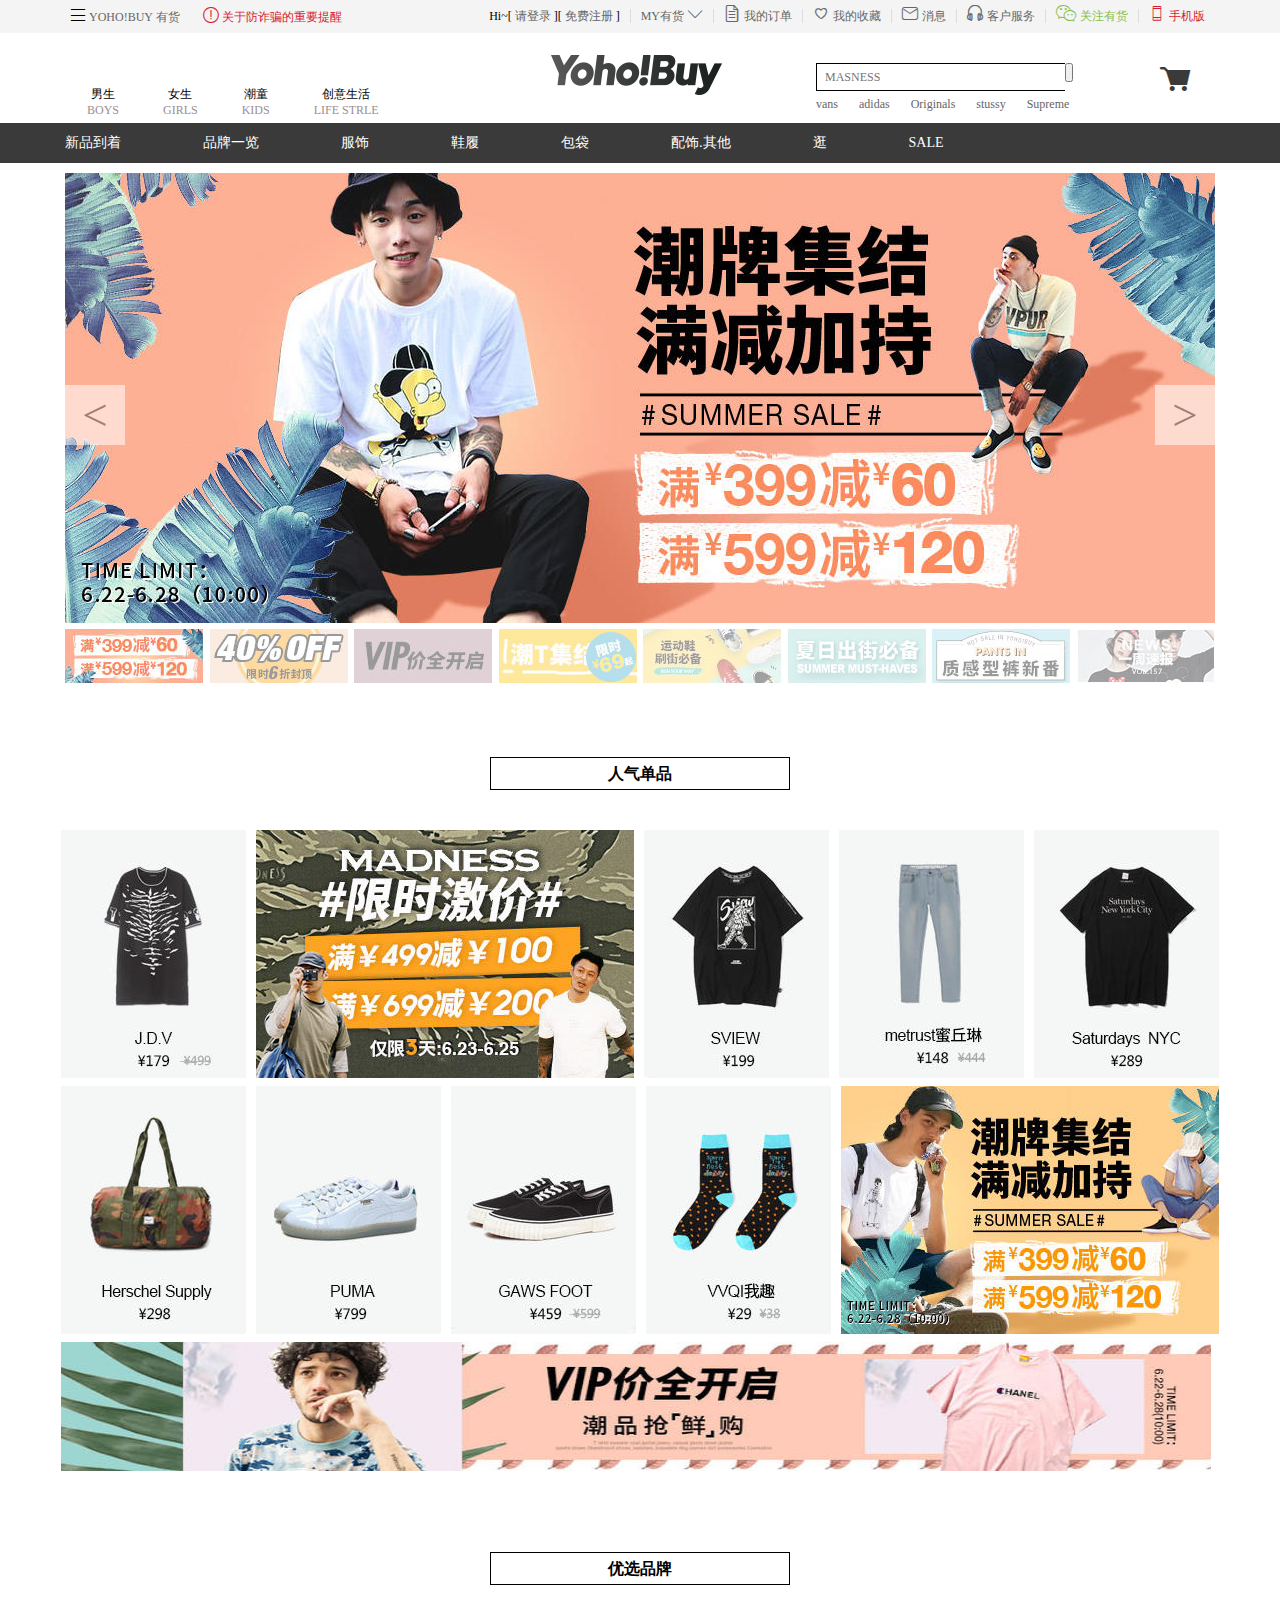
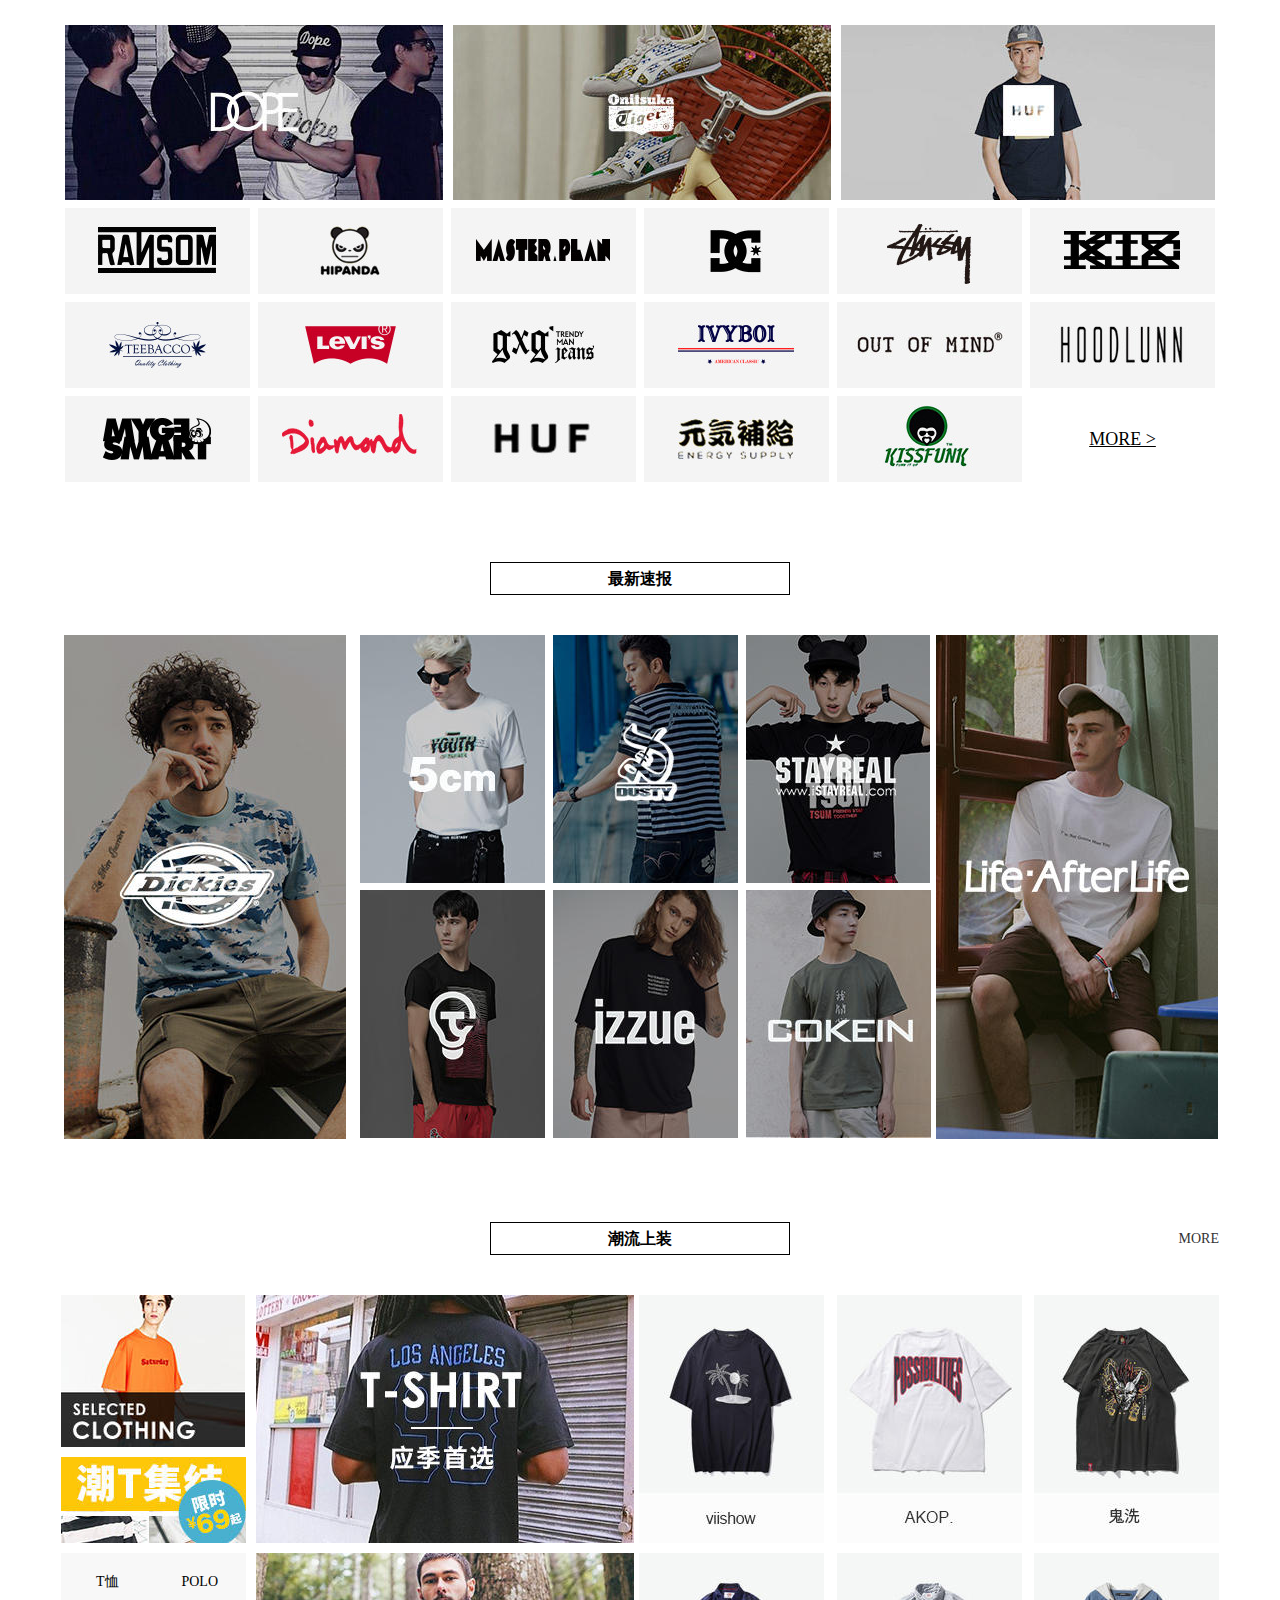
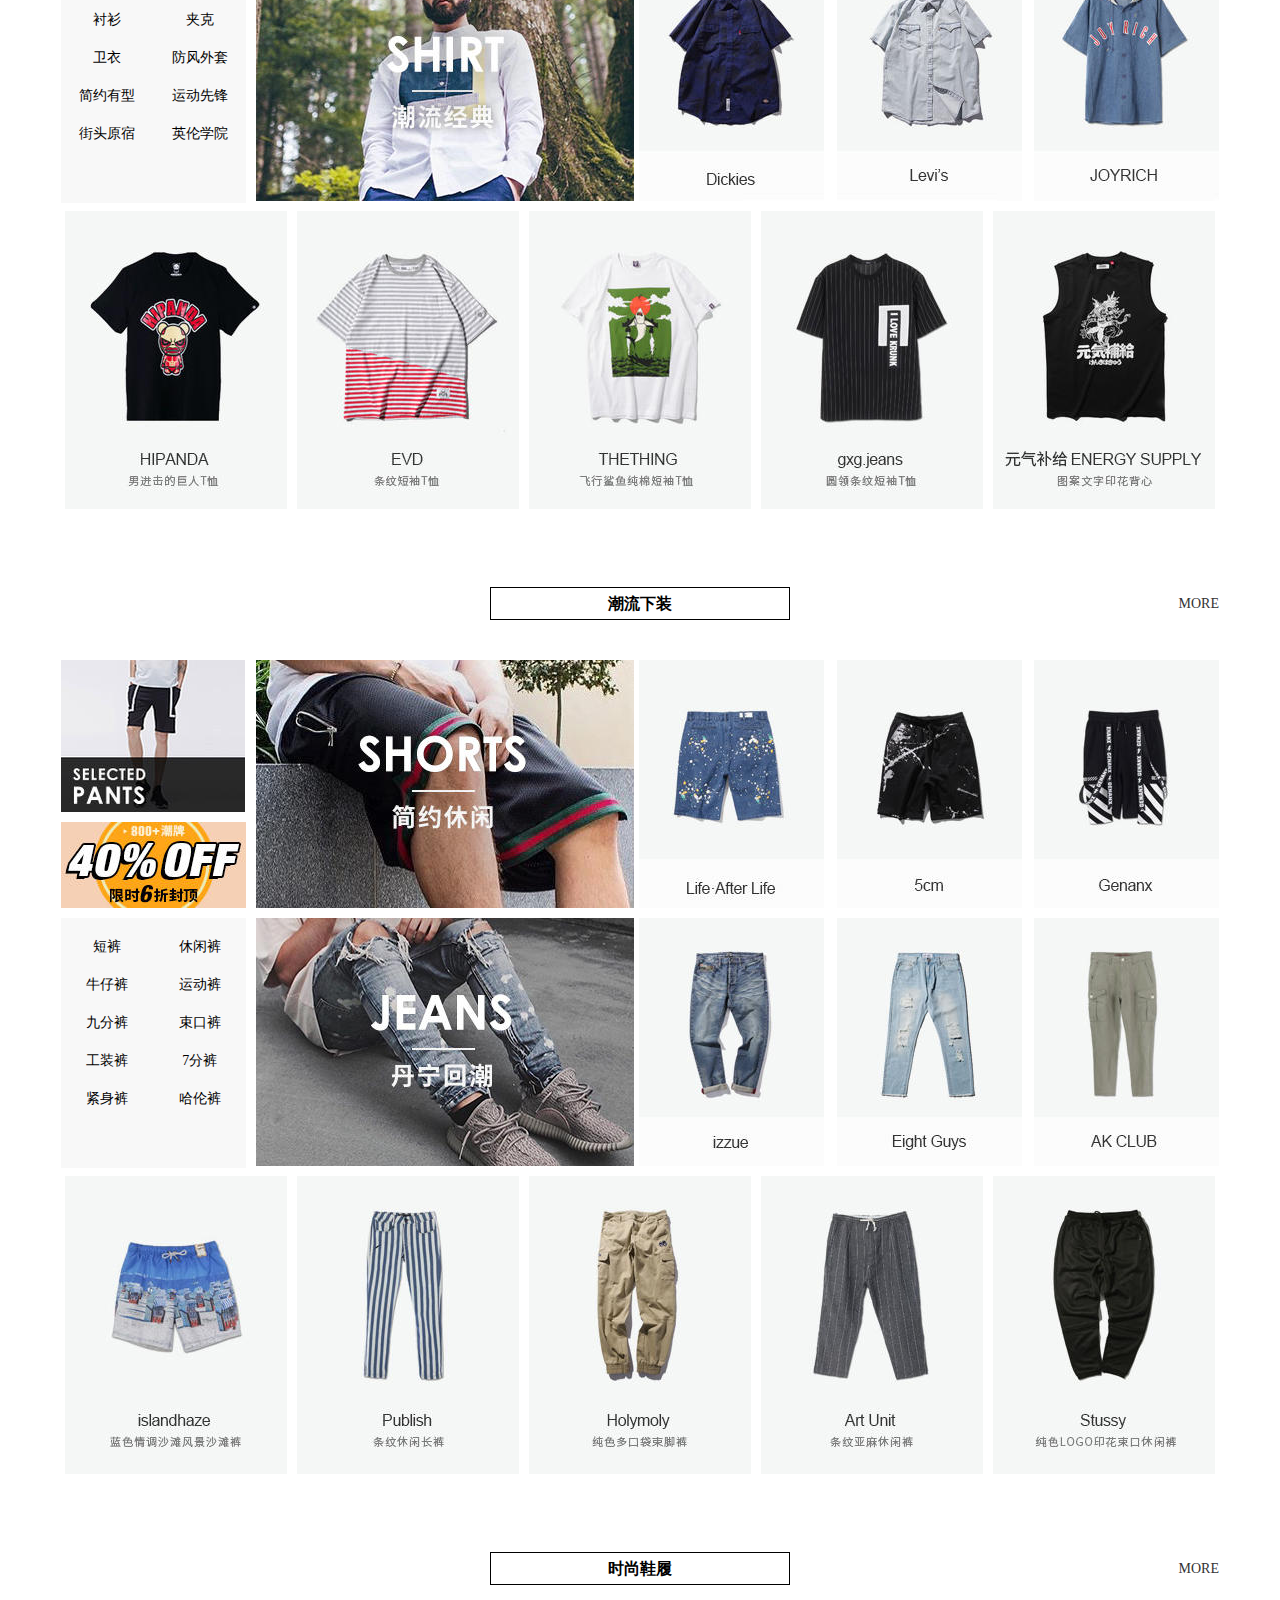
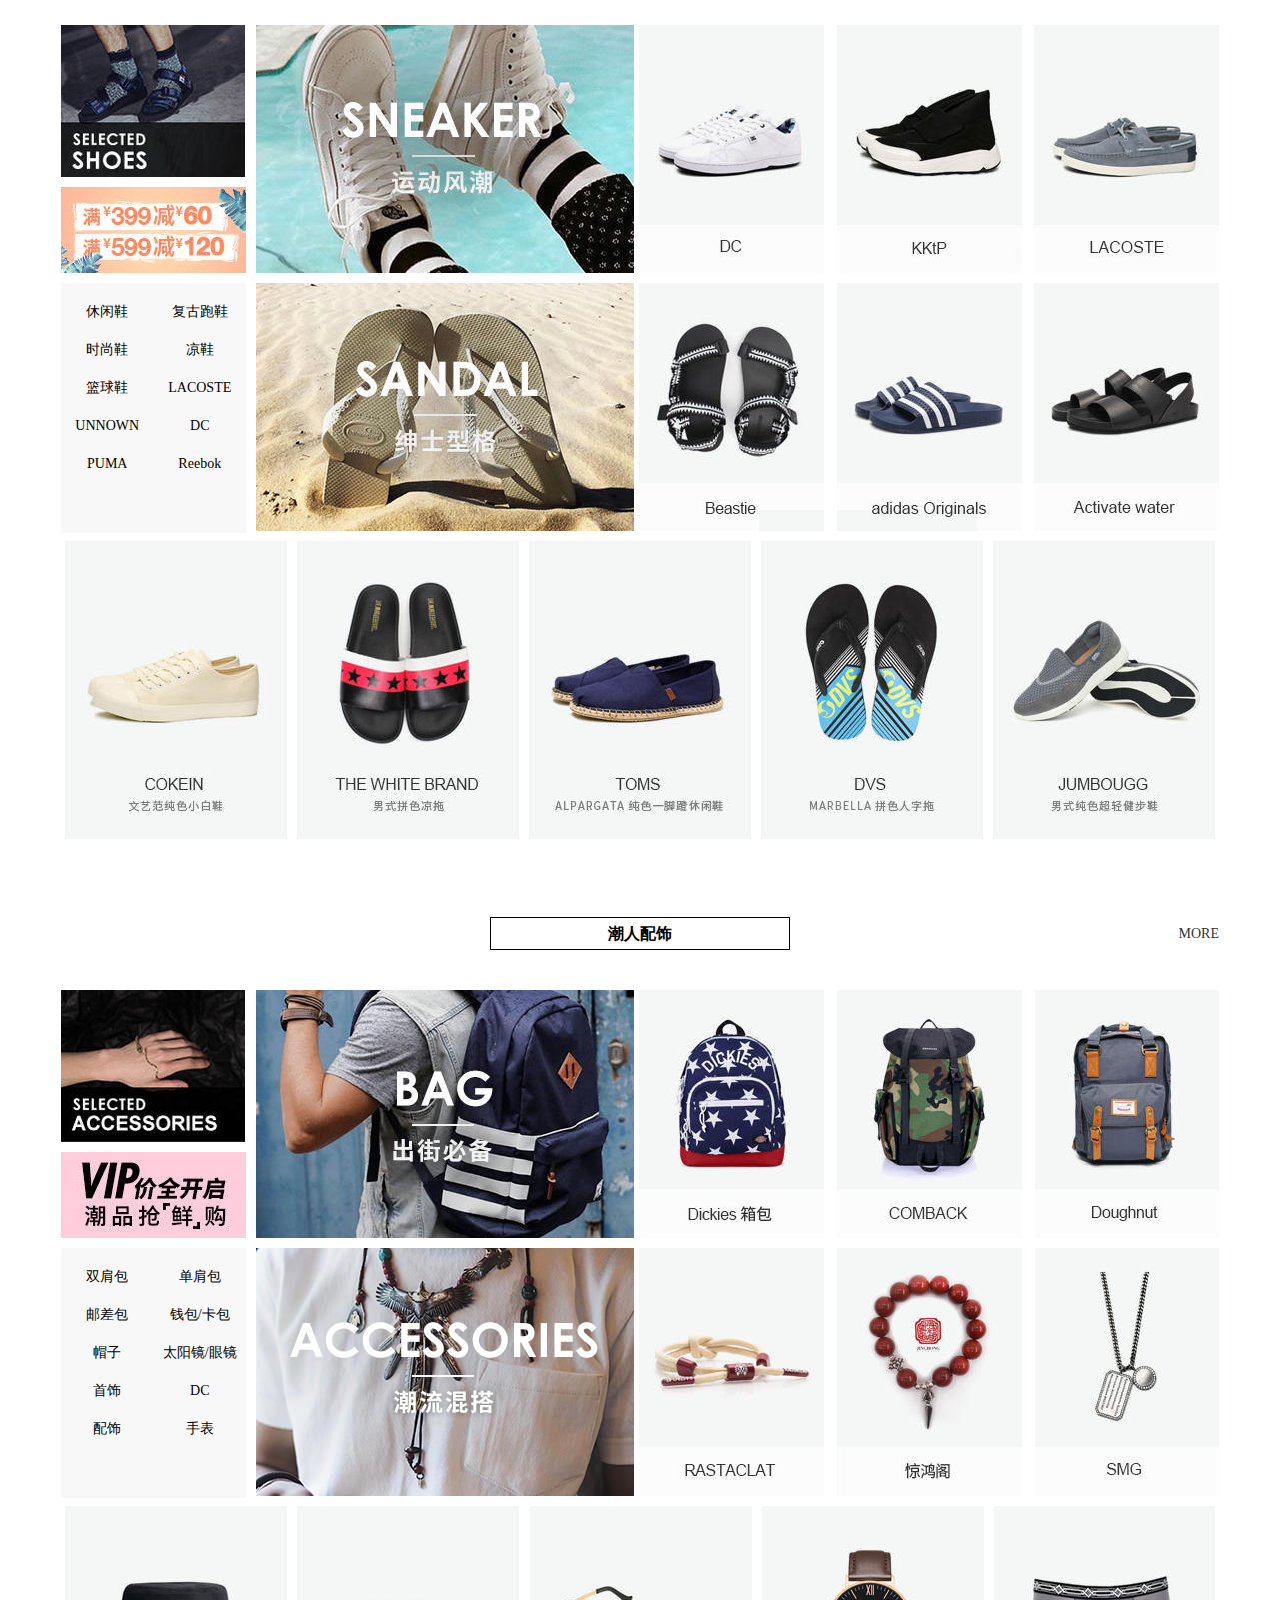
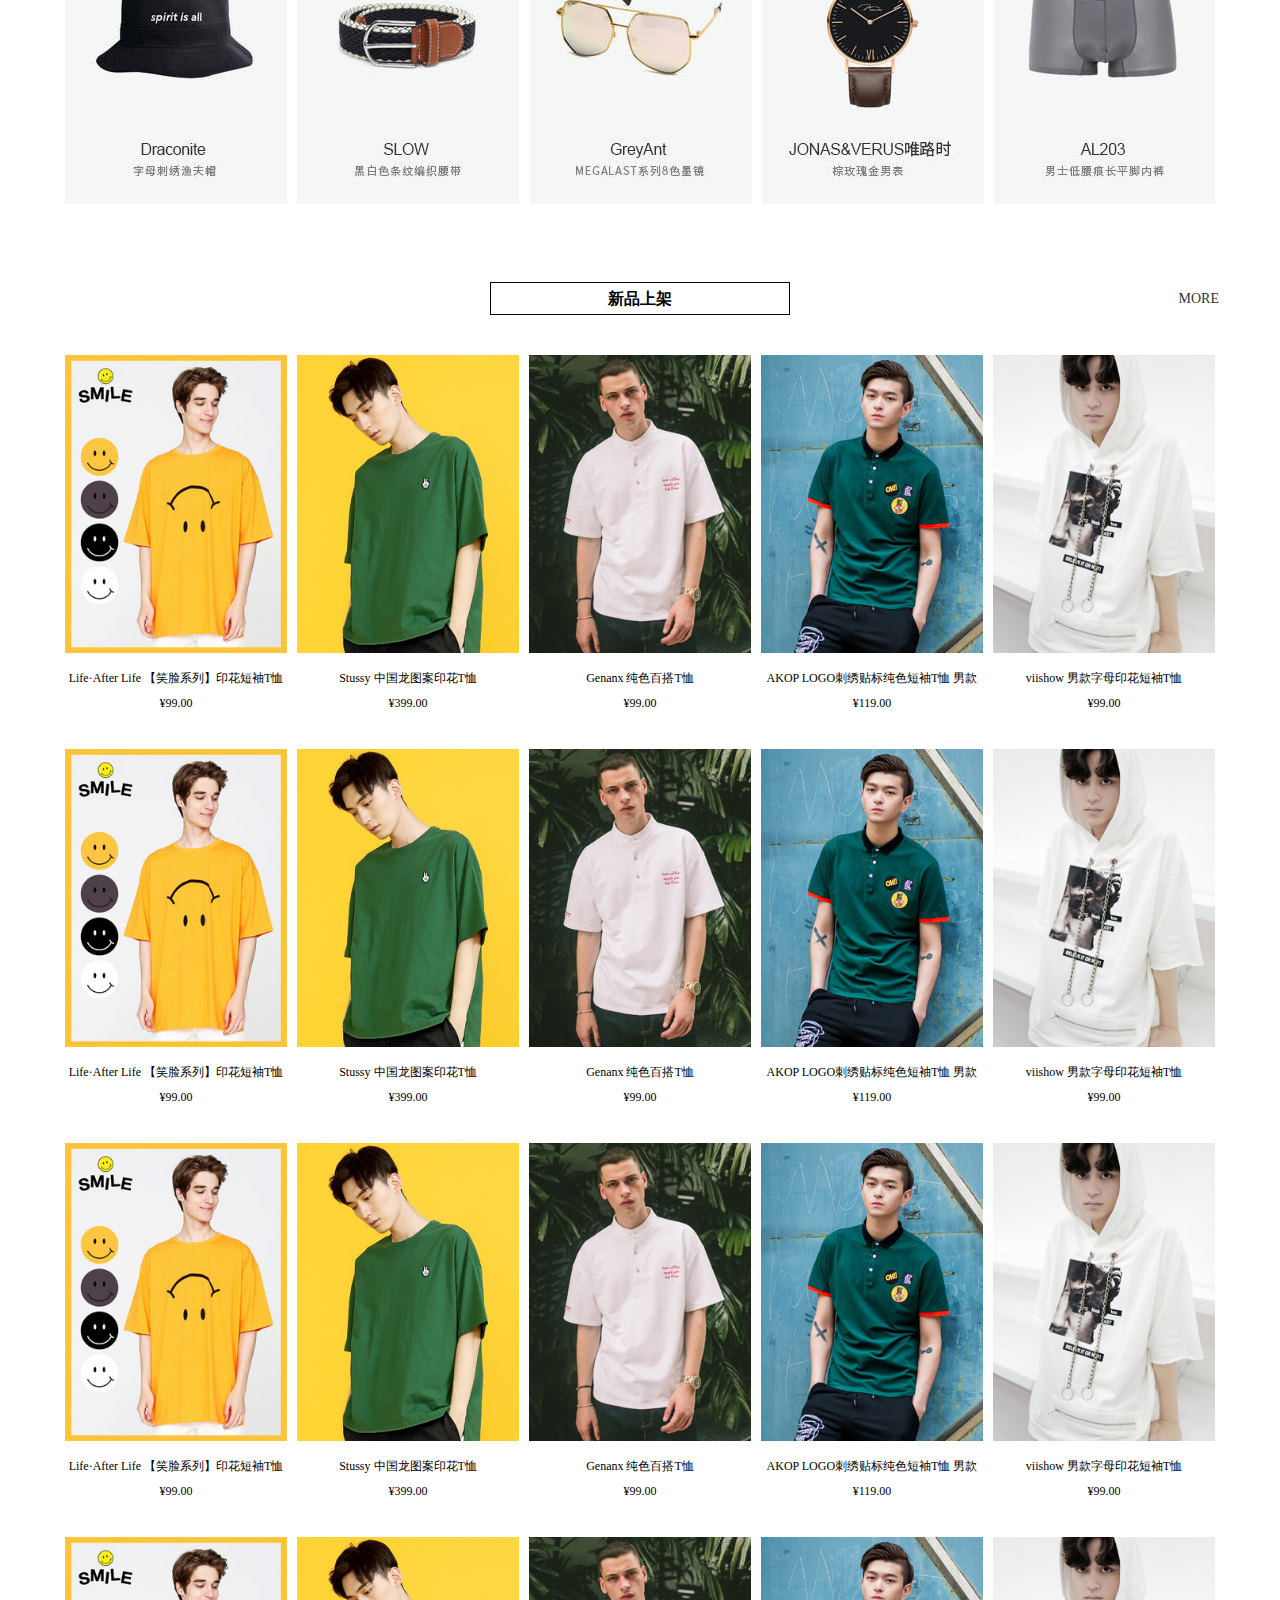
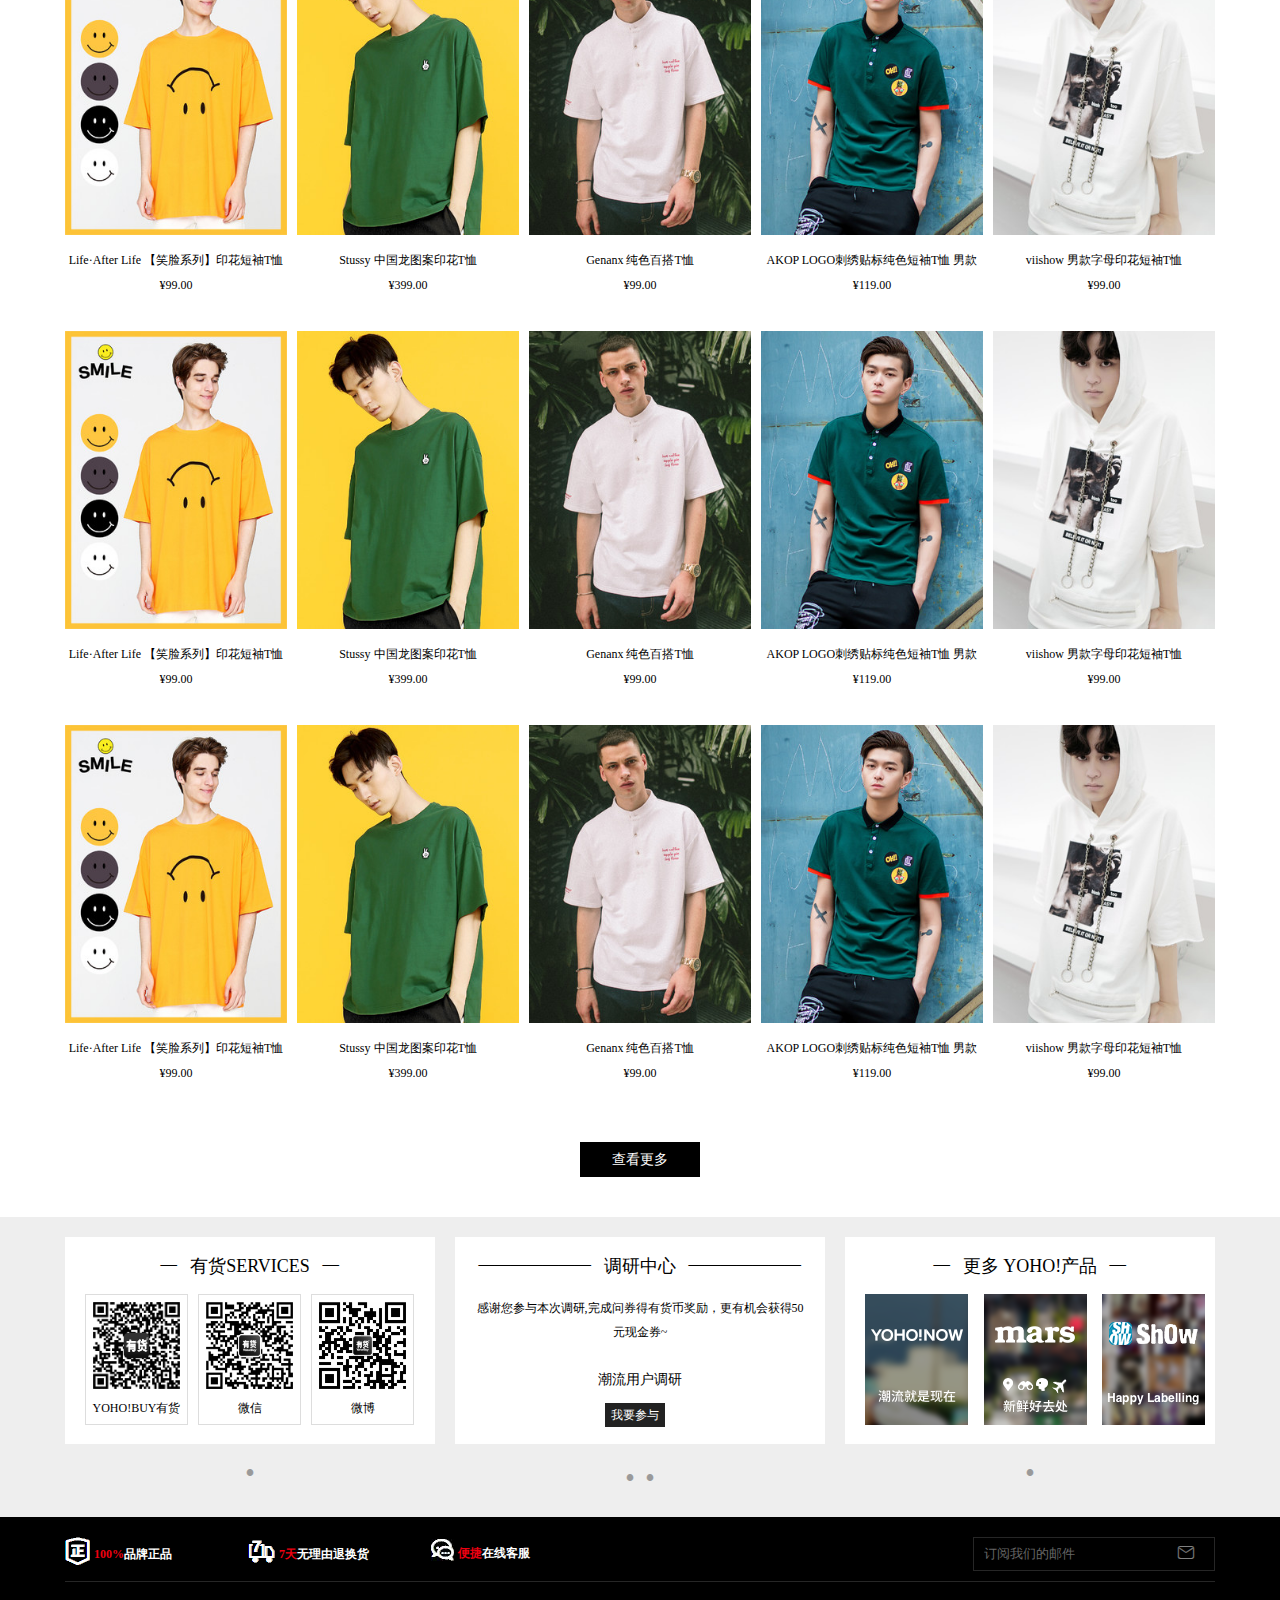
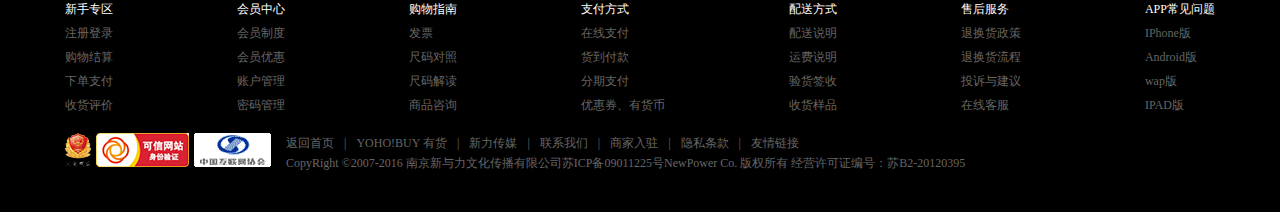
<file: index.html>
<!doctype html>
<html>
<head>
<meta charset="utf-8">
<title>U！Style</title>
<link href="css/public.css" rel="stylesheet" type="text/css">
<link href="css/style.css" rel="stylesheet" type="text/css">
</head>
<body>
<section id="top">
	<div class="margin clear">
    	<div class="top-l">
        	<i class="iconfont">&#xe623;</i>
            <a href="#" class="linkone">YOHO!BUY 有货</a>
            	<ul class="group-list">
                	<li><a href="#" onmouseover="javascript:this.innerHTML='集团官网'" onmouseout="javascript:this.innerHTML='YOHO!'">YOHO!</a></li>
					<li><a href="#" onmouseover="javascript:this.innerHTML='男生潮流'" onmouseout="javascript:this.innerHTML='YOHO!BOYS'">YOHO!BOYS</a></li>
					<li><a href="#" onmouseover="javascript:this.innerHTML='女生潮流'" onmouseout="javascript:this.innerHTML='YOHO!GIRLS'">YOHO!GIRLS</a></li>
					<li><a href="#" onmouseover="javascript:this.innerHTML='物趣分享'" onmouseout="javascript:this.innerHTML='YOHO!SHOW'">YOHO!SHOW</a></li>
					<li><a href="#" onmouseover="javascript:this.innerHTML='潮流嘉年华'" onmouseout="javascript:this.innerHTML='YO'HOOD'">YO'HOOD</a></li>
                </ul>
            <a href="#" class="linktwo">
            	<i class="iconfont">&#xe66b;</i>
            关于防诈骗的重要提醒</a>
        </div>
        <div class="top-r">
        	<ul>
            	<li class="te"><span>Hi~[&nbsp;</span><a href="html/denglu.html">请登录<span>&nbsp;]</span></a><a href="html/zhuce.html" class="te"><span>[&nbsp;</span>免费注册<span>&nbsp;]</span></a></li>
                <li class="changeBg"><a href="#">MY有货
                	<i class="iconfont">&#xe662;</i></a>
                </li>
                <li><a href="#"><i class="iconfont">&#xe61f;&nbsp;</i>我的订单</a></li>
                <li><a href="#"><i class="iconfont">&#xe604;&nbsp;</i>我的收藏</a></li>
                <li><a href="#"><i class="iconfont">&#xe67a;&nbsp;</i>消息</a></li>
                <li class="client"><a href="#"><i class="iconfont">&#xe607;&nbsp;</i>客户服务</a>
					<div id="tool-select" class="tool-select">
						<a href="#">在线客服</a><a href="#">帮助中心</a>
					</div>
				</li>
                <li class="wechat"><a href="#"><i class="iconfont">&#xe635;&nbsp;</i>关注有货</a></li>
                <li class="phone"><a href="#"><i class="iconfont">&#xe64a;&nbsp;</i>手机版</a></li>
            </ul>
            <div id="focus" class="valign">
                <img src="images/wechat.png" />
                <h5 class="qr-words">微信扫一扫</h5>
                <h5 class="qr-words">关注公众号，赢免单</h5>
            </div>
            <div id="downLoadApp" class="valign">
                <img src="images/mobile.png" />
                <h5 class="qr-words">下载手机客户端</h5>
                <h5 class="qr-words">更多客户端</h5>
            </div>
        </div>
    </div>
</section>
<header>
	<div class="margin clear">
        <div class="header-l">
           <ul>
           		<li><h5 class="name-c"><a href="#">男生</a></h5><h5><a href="#">BOYS</a></h5></li>
            	<li><h5 class="name-c"><a href="#">女生</a></h5><h5><a href="#">GIRLS</a></h5></li>
            	<li><h5 class="name-c"><a href="#">潮童</a></h5><h5><a href="#">KIDS</a></h5></li>
           		<li><h5 class="name-c"><a href="#">创意生活</a></h5><h5><a href="#">LIFE STRLE</a></h5></li>
           </ul>
       </div>
       <div id="logo">
       		<a href="#" class="logo"><img id="img01" src="images/logo-en.png" /></a>
       </div>
       <div class="header-r">
			<div class="search clear">
                <input type="text" placeholder="MASNESS" />
                <input type="submit" value=" " />
            </div>	
            <a href="#">
            	<i class="iconfont shopping">&#xe64d;&nbsp;
            		<div class="miniCar-wrapper">
                        <div class="miniCar">
                            <h3>您的购物车暂无商品</h3>
                        </div>
                    </div>
                   
                </i>
            </a> 
            <div class="hot">
                <a href="#">vans</a>
                <a href="#">adidas</a>
                <a href="#">Originals</a>
                <a href="#">stussy</a>
                <a href="#">Supreme</a>
            </div> 
       </div>
    </div>
</header>
<section id="nav">
	<div class="margin">
        <ul class="clear nav-ul">
            <li><a href="#">新品到着</a></li>
            <li><a href="#">品牌一览</a></li>
            <li class="clothes"><a href="#">服饰</a>
            	<div class="third-nav-wrapper">
                	<div class="margin">
                    	<dl class="category-list">
                        	<dt><h3><a href="#">上装</a></h3></dt>
                            <dd><a href="#" class="hot">T恤</a></dd>
                            <dd><a href="#" class="hot">POLO衫</a></dd>
                            <dd><a href="#">衬衫</a></dd>
                            <dd><a href="#" class="hot">背心</a></dd>
                            <dd><a href="#">防风外套</a></dd>
                            <dt><h3><a href="#">下装</a></h3></dt>
                            <dd><a href="#" class="hot">休闲裤</a></dd>
                            <dd><a href="#">牛仔裤</a></dd>
                        </dl>
                        <dl class="category-list">
                        	<dt><h3><a href="#">上装</a></h3></dt>
                            <dd><a href="#" class="hot">T恤</a></dd>
                            <dd><a href="#" class="hot">POLO衫</a></dd>
                            <dd><a href="#">衬衫</a></dd>
                            <dd><a href="#" class="hot">背心</a></dd>
                            <dd><a href="#">防风外套</a></dd>
                            <dt><h3><a href="#">下装</a></h3></dt>
                            <dd><a href="#" class="hot">休闲裤</a></dd>
                            <dd><a href="#">牛仔裤</a></dd>
                        </dl>
                        <dl class="category-list">
                        	<dt><h3><a href="#">上装</a></h3></dt>
                            <dd><a href="#" class="hot">T恤</a></dd>
                            <dd><a href="#" class="hot">POLO衫</a></dd>
                            <dd><a href="#">衬衫</a></dd>
                            <dd><a href="#" class="hot">背心</a></dd>
                            <dd><a href="#">防风外套</a></dd>
                            <dt><h3><a href="#">下装</a></h3></dt>
                            <dd><a href="#" class="hot">休闲裤</a></dd>
                            <dd><a href="#">牛仔裤</a></dd>
                        </dl>
                        <div class="show-detail">
                        	<a href="#"><img src="images/img01.jpg" /></a>
                            <a href="#" class="title">IN季新品全面开售</a>
                        </div>
                    </div>
                </div>
            </li>
            <li class="clothes"><a href="#">鞋履</a>
            	<div class="third-nav-wrapper">
                	<div class="margin">
                    	<dl class="category-list">
                        	<dt><h3><a href="#">上装</a></h3></dt>
                            <dd><a href="#" class="hot">T恤</a></dd>
                            <dd><a href="#" class="hot">POLO衫</a></dd>
                            <dd><a href="#">衬衫</a></dd>
                            <dd><a href="#" class="hot">背心</a></dd>
                            <dd><a href="#">防风外套</a></dd>
                            <dt><h3><a href="#">下装</a></h3></dt>
                            <dd><a href="#" class="hot">休闲裤</a></dd>
                            <dd><a href="#">牛仔裤</a></dd>
                        </dl>
                        <dl class="category-list">
                        	<dt><h3><a href="#">上装</a></h3></dt>
                            <dd><a href="#" class="hot">T恤</a></dd>
                            <dd><a href="#" class="hot">POLO衫</a></dd>
                            <dd><a href="#">衬衫</a></dd>
                            <dd><a href="#" class="hot">背心</a></dd>
                            <dd><a href="#">防风外套</a></dd>
                            <dt><h3><a href="#">下装</a></h3></dt>
                            <dd><a href="#" class="hot">休闲裤</a></dd>
                            <dd><a href="#">牛仔裤</a></dd>
                        </dl>
                        <dl class="category-list">
                        	<dt><h3><a href="#">上装</a></h3></dt>
                            <dd><a href="#" class="hot">T恤</a></dd>
                            <dd><a href="#" class="hot">POLO衫</a></dd>
                            <dd><a href="#">衬衫</a></dd>
                            <dd><a href="#" class="hot">背心</a></dd>
                            <dd><a href="#">防风外套</a></dd>
                            <dt><h3><a href="#">下装</a></h3></dt>
                            <dd><a href="#" class="hot">休闲裤</a></dd>
                            <dd><a href="#">牛仔裤</a></dd>
                        </dl>
                        <div class="show-detail">
                        	<a href="#"><img src="images/img01.jpg" /></a>
                            <a href="#" class="title">IN季新品全面开售</a>
                        </div>
                    </div>
                </div>
            </li>
            <li class="clothes"><a href="#">包袋</a>
            	<div class="third-nav-wrapper">
                	<div class="margin">
                    	<dl class="category-list">
                        	<dt><h3><a href="#">上装</a></h3></dt>
                            <dd><a href="#" class="hot">T恤</a></dd>
                            <dd><a href="#" class="hot">POLO衫</a></dd>
                            <dd><a href="#">衬衫</a></dd>
                            <dd><a href="#" class="hot">背心</a></dd>
                            <dd><a href="#">防风外套</a></dd>
                            <dt><h3><a href="#">下装</a></h3></dt>
                            <dd><a href="#" class="hot">休闲裤</a></dd>
                            <dd><a href="#">牛仔裤</a></dd>
                        </dl>
                        <dl class="category-list">
                        	<dt><h3><a href="#">上装</a></h3></dt>
                            <dd><a href="#" class="hot">T恤</a></dd>
                            <dd><a href="#" class="hot">POLO衫</a></dd>
                            <dd><a href="#">衬衫</a></dd>
                            <dd><a href="#" class="hot">背心</a></dd>
                            <dd><a href="#">防风外套</a></dd>
                            <dt><h3><a href="#">下装</a></h3></dt>
                            <dd><a href="#" class="hot">休闲裤</a></dd>
                            <dd><a href="#">牛仔裤</a></dd>
                        </dl>
                        <dl class="category-list">
                        	<dt><h3><a href="#">上装</a></h3></dt>
                            <dd><a href="#" class="hot">T恤</a></dd>
                            <dd><a href="#" class="hot">POLO衫</a></dd>
                            <dd><a href="#">衬衫</a></dd>
                            <dd><a href="#" class="hot">背心</a></dd>
                            <dd><a href="#">防风外套</a></dd>
                            <dt><h3><a href="#">下装</a></h3></dt>
                            <dd><a href="#" class="hot">休闲裤</a></dd>
                            <dd><a href="#">牛仔裤</a></dd>
                        </dl>
                        <div class="show-detail">
                        	<a href="#"><img src="images/img01.jpg" /></a>
                            <a href="#" class="title">IN季新品全面开售</a>
                        </div>
                    </div>
                </div>
            </li>
            <li><a href="#">配饰.其他</a></li>
            <li><a href="#">逛</a></li>
            <li><a href="#">SALE</a></li>
        </ul>    
    </div>
</section>
<section id="banner" class="margin">
	<div id="box">
		<ul id="wrap">
			<li style="z-index:2;"><img src="images/1.jpg" /></li>
			<li><img src="images/2.jpg" /></li>
			<li><img src="images/3.jpg" /></li>
			<li><img src="images/4.jpg" /></li>
			<li><img src="images/5.jpg" /></li> 
			<li><img src="images/6.jpg" /></li>
			<li><img src="images/7.jpg" /></li> 
			<li><img src="images/8.jpg" /></li>			
		</ul>		
		<!--底部图片-->
		<ul id="btn">
			<li class="black"><img src="images/1.1.jpg" /></li>
			<li><img src="images/2.1.jpg" /></li>
			<li><img src="images/3.1.jpg"/></li>
			<li><img src="images/4.1.jpg" /></li>
			<li><img src="images/5.1.jpg" /></li>
			<li><img src="images/6.1.jpg" /></li>
			<li><img src="images/7.1.jpg" /></li>
			<li><img src="images/8.1.jpg" /></li>
		</ul>
		<!--左右按钮-->
		<span id="left"><</span>
		<span id="right">></span>
	</div>
</section>

<section id="singlehot" class="margin">
	<h2 class="title">人气单品</h2>
	<ul class="girls">
    	<li><a href="#"><img src="images/singlehot1.jpg" /></a></li>
        <li><a href="#"><img src="images/singlehot2.jpg" /></a></li>
        <li><a href="#"><img src="images/singlehot3.jpg" /></a></li>
        <li><a href="#"><img src="images/singlehot4.jpg" /></a></li>
        <li><a href="#"><img src="images/singlehot5.jpg" /></a></li>
        <li><a href="#"><img src="images/singlehot6.jpg" /></a></li>
        <li><a href="#"><img src="images/singlehot7.jpg" /></a></li>
        <li><a href="#"><img src="images/singlehot8.jpg" /></a></li>
        <li><a href="#"><img src="images/singlehot9.jpg" /></a></li>
        <li><a href="#"><img src="images/singlehot10.jpg" /></a></li>
    </ul>
    <a href="#"><img src="images/singlehot.jpg" class="single margin"/></a>
</section>
<section id="brand" class="margin">
	<h2 class="title">优选品牌</h2>
	<div id="boxL" class="margin">
		<ul id="wrapL">
			<li><a href="#"><img src="images/brand1.jpg" /><img src="images/brand2.jpg" /><img src="images/brand3.jpg" /></a></li>
			<li><a href="#"><img src="images/brand4.jpg" /><img src="images/brand5.jpg" /><img src="images/brand6.jpg" /></a></li>
			<li><a href="#"><img src="images/brand7.jpg" /><img src="images/brand8.jpg" /><img src="images/brand9.jpg" /></a></li>
		</ul>	
		<!--左右按钮-->
		<span id="leftL"><</span>
		<span id="rightL">></span>
	</div> 
   <ul class="brands margin">
   		<li><a href="#"><img src="images/brand10.jpg"/></a></li>
        <li><a href="#"><img src="images/brand11.jpg"/></a></li>
        <li><a href="#"><img src="images/brand12.jpg"/></a></li>
        <li><a href="#"><img src="images/brand13.jpg"/></a></li>
        <li><a href="#"><img src="images/brand14.jpg"/></a></li>
        <li><a href="#"><img src="images/brand15.jpg"/></a></li>
        <li><a href="#"><img src="images/brand16.jpg"/></a></li>
        <li><a href="#"><img src="images/brand17.jpg"/></a></li>
        <li><a href="#"><img src="images/brand18.jpg"/></a></li>
        <li><a href="#"><img src="images/brand19.jpg"/></a></li>
        <li><a href="#"><img src="images/brand20.jpg"/></a></li>
        <li><a href="#"><img src="images/brand21.jpg"/></a></li>
        <li><a href="#"><img src="images/brand22.jpg"/></a></li>
        <li><a href="#"><img src="images/brand23.jpg"/></a></li>
        <li><a href="#"><img src="images/brand24.jpg"/></a></li>
        <li><a href="#"><img src="images/brand25.jpg"/></a></li>
        <li><a href="#"><img src="images/brand26.jpg"/></a></li>
        <li><a href="#">MORE ></a></li>
       
   </ul>
</section>

<section id="latest" class="margin clear">
  	<h2 class="title">最新速报</h2>
  	<div class="latest-l"><a href="#"><img src="images/latestl.jpg"/></a></div>
    <ul class="latests">
    	<li><a href="#"><img src="images/latest1.jpg"/></a></li>
        <li><a href="#"><img src="images/latest2.jpg"/></a></li>
        <li><a href="#"><img src="images/latest3.jpg"/></a></li>
        <li><a href="#"><img src="images/latest4.jpg"/></a></li>
        <li><a href="#"><img src="images/latest5.jpg"/></a></li>
        <li><a href="#"><img src="images/latest6.jpg"/></a></li>
    </ul>
    <div class="latest-r"><a href="#"><img src="images/latestr.jpg"/></a></div>
</section>

<section id="trend" class="margin clear">
	<h2 class="title">潮流上装<a href="#" class="more">MORE</a></h2>
	<div class="trend-t clear">
    	<div class="trend-t-l">
        	<p class="alink"><a href="#"><img src="images/trend1.jpg"/></a></p>
            <p class="alink"><a href="#"><img src="images/trend2.jpg"/></a></p>
            <div class="links">
            	<a href="#">T恤</a><a href="#">POLO</a><a href="#">衬衫</a>
                <a href="#">夹克</a><a href="#">卫衣</a><a href="#">防风外套</a>
            	<a href="#">简约有型</a><a href="#">运动先锋</a><a href="#">街头原宿</a>
                <a href="#">英伦学院</a>
            </div>
        </div>
        <div class="trend-t-c">
        	<p class="alinkc"><a href="#"><img src="images/trend3.jpg"/></a></p>
            <p class="alinkc"><a href="#"><img src="images/trend4.jpg"/></a></p>
        </div>
        <div class="trend-t-r">
        	<ul class="trend-t-r-link">
            	<li><a href="#"><img src="images/trend5.jpg"/></a></li>
                <li><a href="#"><img src="images/trend6.jpg"/></a></li>
                <li><a href="#"><img src="images/trend7.jpg"/></a></li>
                <li><a href="#"><img src="images/trend8.jpg"/></a></li>
                <li><a href="#"><img src="images/trend9.jpg"/></a></li>
                <li><a href="#"><img src="images/trend10.jpg"/></a></li>
            </ul>
        </div>
    </div>
    <div class="trend-b margin">
        <ul class="trend-b-link">
            <li><a href="#"><img src="images/trend11.jpg"/></a></li>
            <li><a href="#"><img src="images/trend12.jpg"/></a></li>
            <li><a href="#"><img src="images/trend13.jpg"/></a></li>
            <li><a href="#"><img src="images/trend14.jpg"/></a></li>
            <li><a href="#"><img src="images/trend15.jpg"/></a></li>
        </ul>
    </div>
</section>
<section id="trendclose" class="margin clear">
	<h2 class="title">潮流下装<a href="#" class="more">MORE</a></h2>
	<div class="trendclose-t clear">
    	<div class="trendclose-t-l">
        	<p class="alink"><a href="#"><img src="images/trendclose1.jpg"/></a></p>
            <p class="alink"><a href="#"><img src="images/trendclose2.jpg"/></a></p>
            <div class="links">
            	<a href="#">短裤</a><a href="#">休闲裤</a><a href="#">牛仔裤</a>
                <a href="#">运动裤</a><a href="#">九分裤</a><a href="#">束口裤</a>
            	<a href="#">工装裤</a><a href="#">7分裤</a><a href="#">紧身裤</a>
                <a href="#">哈伦裤</a>
            </div>
        </div>
        <div class="trendclose-t-c">
        	<p class="alinkc"><a href="#"><img src="images/trendclose3.jpg"/></a></p>
            <p class="alinkc"><a href="#"><img src="images/trendclose4.jpg"/></a></p>
        </div>
        <div class="trendclose-t-r">
        	<ul class="trendclose-t-r-link">
            	<li><a href="#"><img src="images/trendclose5.jpg"/></a></li>
                <li><a href="#"><img src="images/trendclose6.jpg"/></a></li>
                <li><a href="#"><img src="images/trendclose7.jpg"/></a></li>
                <li><a href="#"><img src="images/trendclose8.jpg"/></a></li>
                <li><a href="#"><img src="images/trendclose9.jpg"/></a></li>
                <li><a href="#"><img src="images/trendclose10.jpg"/></a></li>
            </ul>
        </div>
    </div>
    <div class="trendclose-b margin">
        <ul class="trendclose-b-link">
            <li><a href="#"><img src="images/trendclose11.jpg"/></a></li>
            <li><a href="#"><img src="images/trendclose12.jpg"/></a></li>
            <li><a href="#"><img src="images/trendclose13.jpg"/></a></li>
            <li><a href="#"><img src="images/trendclose14.jpg"/></a></li>
            <li><a href="#"><img src="images/trendclose15.jpg"/></a></li>
        </ul>
    </div>
</section>
<section id="shoes" class="margin clear">
	<h2 class="title">时尚鞋履<a href="#" class="more">MORE</a></h2>
	<div class="shoes-t clear">
    	<div class="shoes-t-l">
        	<p class="alink"><a href="#"><img src="images/shoes1.jpg"/></a></p>
            <p class="alink"><a href="#"><img src="images/shoes2.jpg"/></a></p>
            <div class="links">
            	<a href="#">休闲鞋</a><a href="#">复古跑鞋</a><a href="#">时尚鞋</a>
                <a href="#">凉鞋</a><a href="#">篮球鞋</a><a href="#">LACOSTE</a>
            	<a href="#">UNNOWN</a><a href="#">DC</a><a href="#">PUMA</a>
                <a href="#">Reebok</a>
            </div>
        </div>
        <div class="shoes-t-c">
        	<p class="alinkc"><a href="#"><img src="images/shoes3.jpg"/></a></p>
            <p class="alinkc"><a href="#"><img src="images/shoes4.jpg"/></a></p>
        </div>
        <div class="shoes-t-r">
        	<ul class="shoes-t-r-link">
            	<li><a href="#"><img src="images/shoes5.jpg"/></a></li>
                <li><a href="#"><img src="images/shoes6.jpg"/></a></li>
                <li><a href="#"><img src="images/shoes7.jpg"/></a></li>
                <li><a href="#"><img src="images/shoes8.jpg"/></a></li>
                <li><a href="#"><img src="images/shoes9.jpg"/></a></li>
                <li><a href="#"><img src="images/shoes10.jpg"/></a></li>
            </ul>
        </div>
    </div>
    <div class="shoes-b margin">
        <ul class="shoes-b-link">
            <li><a href="#"><img src="images/shoes11.jpg"/></a></li>
            <li><a href="#"><img src="images/shoes12.jpg"/></a></li>
            <li><a href="#"><img src="images/shoes13.jpg"/></a></li>
            <li><a href="#"><img src="images/shoes14.jpg"/></a></li>
            <li><a href="#"><img src="images/shoes15.jpg"/></a></li>
        </ul>
    </div>
</section>
<section id="decoration" class="margin clear">
	<h2 class="title">潮人配饰<a href="#" class="more">MORE</a></h2>
	<div class="decoration-t clear">
    	<div class="decoration-t-l">
        	<p class="alink"><a href="#"><img src="images/decoration1.jpg"/></a></p>
            <p class="alink"><a href="#"><img src="images/decoration2.jpg"/></a></p>
            <div class="links">
            	<a href="#">双肩包</a><a href="#">单肩包</a><a href="#">邮差包</a>
                <a href="#">钱包/卡包</a><a href="#">帽子</a><a href="#">太阳镜/眼镜</a>
            	<a href="#">首饰</a><a href="#">DC</a><a href="#">配饰</a>
                <a href="#">手表</a>
            </div>
        </div>
        <div class="decoration-t-c">
        	<p class="alinkc"><a href="#"><img src="images/decoration3.jpg"/></a></p>
            <p class="alinkc"><a href="#"><img src="images/decoration4.jpg"/></a></p>
        </div>
        <div class="decoration-t-r">
        	<ul class="decoration-t-r-link">
            	<li><a href="#"><img src="images/decoration5.jpg"/></a></li>
                <li><a href="#"><img src="images/decoration6.jpg"/></a></li>
                <li><a href="#"><img src="images/decoration7.jpg"/></a></li>
                <li><a href="#"><img src="images/decoration8.jpg"/></a></li>
                <li><a href="#"><img src="images/decoration9.jpg"/></a></li>
                <li><a href="#"><img src="images/decoration10.jpg"/></a></li>
            </ul>
        </div>
    </div>
    <div class="decoration-b margin">
        <ul class="decoration-b-link">
            <li><a href="#"><img src="images/decoration11.jpg"/></a></li>
            <li><a href="#"><img src="images/decoration12.jpg"/></a></li>
            <li><a href="#"><img src="images/decoration13.jpg"/></a></li>
            <li><a href="#"><img src="images/decoration14.jpg"/></a></li>
            <li><a href="#"><img src="images/decoration15.jpg"/></a></li>
        </ul>
    </div>
</section>
<section id="news" class="margin">
	<h2 class="title">新品上架<a href="#" class="more">MORE</a></h2>
	<div class="news-t">
    	<ul class="news-t margin">
            <li>
            	<div class="news-t-t"><a href="#"><img src="images/news1.jpg"/></a></div>
            	<div class="news-t-b">
                	<a href="#" class="name">Life·After Life 【笑脸系列】印花短袖T恤</a>
                	<p class="price">¥99.00</p>
                </div>
            </li>
            <li>
            	<div class="news-t-t"><a href="#"><img src="images/news2.jpg"/></a></div>
            	<div class="news-t-b">
                	<a href="#" class="name">Stussy 中国龙图案印花T恤</a>
                	<p class="price">¥399.00</p>
                </div>
            </li>
            <li>
            	<div class="news-t-t"><a href="#"><img src="images/news3.jpg"/></a></div>
            	<div class="news-t-b">
                	<a href="#" class="name">Genanx 纯色百搭T恤</a>
                	<p class="price">¥99.00</p>
                </div>
            </li>
            <li>
            	<div class="news-t-t"><a href="#"><img src="images/news4.jpg"/></a></div>
            	<div class="news-t-b">
                	<a href="#" class="name">AKOP  LOGO刺绣贴标纯色短袖T恤 男款</a>
                	<p class="price">¥119.00</p>
                </div>
            </li>
            <li>
            	<div class="news-t-t"><a href="#"><img src="images/news5.jpg"/></a></div>
            	<div class="news-t-b">
                	<a href="#" class="name">viishow 男款字母印花短袖T恤</a>
                	<p class="price">¥99.00</p>
                </div>
            </li>
                        <li>
            	<div class="news-t-t"><a href="#"><img src="images/news1.jpg"/></a></div>
            	<div class="news-t-b">
                	<a href="#" class="name">Life·After Life 【笑脸系列】印花短袖T恤</a>
                	<p class="price">¥99.00</p>
                </div>
            </li>
            <li>
            	<div class="news-t-t"><a href="#"><img src="images/news2.jpg"/></a></div>
            	<div class="news-t-b">
                	<a href="#" class="name">Stussy 中国龙图案印花T恤</a>
                	<p class="price">¥399.00</p>
                </div>
            </li>
            <li>
            	<div class="news-t-t"><a href="#"><img src="images/news3.jpg"/></a></div>
            	<div class="news-t-b">
                	<a href="#" class="name">Genanx 纯色百搭T恤</a>
                	<p class="price">¥99.00</p>
                </div>
            </li>
            <li>
            	<div class="news-t-t"><a href="#"><img src="images/news4.jpg"/></a></div>
            	<div class="news-t-b">
                	<a href="#" class="name">AKOP  LOGO刺绣贴标纯色短袖T恤 男款</a>
                	<p class="price">¥119.00</p>
                </div>
            </li>
            <li>
            	<div class="news-t-t"><a href="#"><img src="images/news5.jpg"/></a></div>
            	<div class="news-t-b">
                	<a href="#" class="name">viishow 男款字母印花短袖T恤</a>
                	<p class="price">¥99.00</p>
                </div>
            </li>
                        <li>
            	<div class="news-t-t"><a href="#"><img src="images/news1.jpg"/></a></div>
            	<div class="news-t-b">
                	<a href="#" class="name">Life·After Life 【笑脸系列】印花短袖T恤</a>
                	<p class="price">¥99.00</p>
                </div>
            </li>
            <li>
            	<div class="news-t-t"><a href="#"><img src="images/news2.jpg"/></a></div>
            	<div class="news-t-b">
                	<a href="#" class="name">Stussy 中国龙图案印花T恤</a>
                	<p class="price">¥399.00</p>
                </div>
            </li>
            <li>
            	<div class="news-t-t"><a href="#"><img src="images/news3.jpg"/></a></div>
            	<div class="news-t-b">
                	<a href="#" class="name">Genanx 纯色百搭T恤</a>
                	<p class="price">¥99.00</p>
                </div>
            </li>
            <li>
            	<div class="news-t-t"><a href="#"><img src="images/news4.jpg"/></a></div>
            	<div class="news-t-b">
                	<a href="#" class="name">AKOP  LOGO刺绣贴标纯色短袖T恤 男款</a>
                	<p class="price">¥119.00</p>
                </div>
            </li>
            <li>
            	<div class="news-t-t"><a href="#"><img src="images/news5.jpg"/></a></div>
            	<div class="news-t-b">
                	<a href="#" class="name">viishow 男款字母印花短袖T恤</a>
                	<p class="price">¥99.00</p>
                </div>
            </li>
                        <li>
            	<div class="news-t-t"><a href="#"><img src="images/news1.jpg"/></a></div>
            	<div class="news-t-b">
                	<a href="#" class="name">Life·After Life 【笑脸系列】印花短袖T恤</a>
                	<p class="price">¥99.00</p>
                </div>
            </li>
            <li>
            	<div class="news-t-t"><a href="#"><img src="images/news2.jpg"/></a></div>
            	<div class="news-t-b">
                	<a href="#" class="name">Stussy 中国龙图案印花T恤</a>
                	<p class="price">¥399.00</p>
                </div>
            </li>
            <li>
            	<div class="news-t-t"><a href="#"><img src="images/news3.jpg"/></a></div>
            	<div class="news-t-b">
                	<a href="#" class="name">Genanx 纯色百搭T恤</a>
                	<p class="price">¥99.00</p>
                </div>
            </li>
            <li>
            	<div class="news-t-t"><a href="#"><img src="images/news4.jpg"/></a></div>
            	<div class="news-t-b">
                	<a href="#" class="name">AKOP  LOGO刺绣贴标纯色短袖T恤 男款</a>
                	<p class="price">¥119.00</p>
                </div>
            </li>
            <li>
            	<div class="news-t-t"><a href="#"><img src="images/news5.jpg"/></a></div>
            	<div class="news-t-b">
                	<a href="#" class="name">viishow 男款字母印花短袖T恤</a>
                	<p class="price">¥99.00</p>
                </div>
            </li>
                        <li>
            	<div class="news-t-t"><a href="#"><img src="images/news1.jpg"/></a></div>
            	<div class="news-t-b">
                	<a href="#" class="name">Life·After Life 【笑脸系列】印花短袖T恤</a>
                	<p class="price">¥99.00</p>
                </div>
            </li>
            <li>
            	<div class="news-t-t"><a href="#"><img src="images/news2.jpg"/></a></div>
            	<div class="news-t-b">
                	<a href="#" class="name">Stussy 中国龙图案印花T恤</a>
                	<p class="price">¥399.00</p>
                </div>
            </li>
            <li>
            	<div class="news-t-t"><a href="#"><img src="images/news3.jpg"/></a></div>
            	<div class="news-t-b">
                	<a href="#" class="name">Genanx 纯色百搭T恤</a>
                	<p class="price">¥99.00</p>
                </div>
            </li>
            <li>
            	<div class="news-t-t"><a href="#"><img src="images/news4.jpg"/></a></div>
            	<div class="news-t-b">
                	<a href="#" class="name">AKOP  LOGO刺绣贴标纯色短袖T恤 男款</a>
                	<p class="price">¥119.00</p>
                </div>
            </li>
            <li>
            	<div class="news-t-t"><a href="#"><img src="images/news5.jpg"/></a></div>
            	<div class="news-t-b">
                	<a href="#" class="name">viishow 男款字母印花短袖T恤</a>
                	<p class="price">¥99.00</p>
                </div>
            </li>
                        <li>
            	<div class="news-t-t"><a href="#"><img src="images/news1.jpg"/></a></div>
            	<div class="news-t-b">
                	<a href="#" class="name">Life·After Life 【笑脸系列】印花短袖T恤</a>
                	<p class="price">¥99.00</p>
                </div>
            </li>
            <li>
            	<div class="news-t-t"><a href="#"><img src="images/news2.jpg"/></a></div>
            	<div class="news-t-b">
                	<a href="#" class="name">Stussy 中国龙图案印花T恤</a>
                	<p class="price">¥399.00</p>
                </div>
            </li>
            <li>
            	<div class="news-t-t"><a href="#"><img src="images/news3.jpg"/></a></div>
            	<div class="news-t-b">
                	<a href="#" class="name">Genanx 纯色百搭T恤</a>
                	<p class="price">¥99.00</p>
                </div>
            </li>
            <li>
            	<div class="news-t-t"><a href="#"><img src="images/news4.jpg"/></a></div>
            	<div class="news-t-b">
                	<a href="#" class="name">AKOP  LOGO刺绣贴标纯色短袖T恤 男款</a>
                	<p class="price">¥119.00</p>
                </div>
            </li>
            <li>
            	<div class="news-t-t"><a href="#"><img src="images/news5.jpg"/></a></div>
            	<div class="news-t-b">
                	<a href="#" class="name">viishow 男款字母印花短袖T恤</a>
                	<p class="price">¥99.00</p>
                </div>
            </li>
        </ul>
    </div>
</section>

<section id="loading" class="margin">
   <a href="#" class="load">查看更多</a>
</section>
<section id="indexfoot">
	<div class="margin clear">
        <div class="indexfoot-l">
        	<div class="text">
            	<i class="iconfont">&#xe506;</i>
                <span>有货SERVICES</span>
                <i class="iconfont">&#xe506;</i>
            </div>
            <ul class="code">
            	<li><img src="images/index1.png"/><p>YOHO!BUY有货</p></li>
                <li><img src="images/index2.png"/><p>微信</p></li>
                <li><img src="images/index3.png"/><p>微博</p></li>
            </ul>
            <p class="item">
            	<i class="iconfont">&#xe64c;</i>
            </p>
        </div>
        <div class="indexfoot-c">
        	<div class="text">
            	<i class="iconfont">&#xe506;</i><i class="iconfont">&#xe506;</i><i class="iconfont">&#xe506;</i><i class="iconfont">&#xe506;</i><i class="iconfont">&#xe506;</i><i class="iconfont">&#xe506;</i><i class="iconfont">&#xe506;</i>
                <span>调研中心</span>
                <i class="iconfont">&#xe506;</i><i class="iconfont">&#xe506;</i><i class="iconfont">&#xe506;</i><i class="iconfont">&#xe506;</i><i class="iconfont">&#xe506;</i><i class="iconfont">&#xe506;</i><i class="iconfont">&#xe506;</i>
            </div>
            <p class="description">感谢您参与本次调研,完成问券得有货币奖励，更有机会获得50元现金券~</p>
            <p>潮流用户调研</p>
            <div><a href="#" class="button">我要参与</a></div>
            <p class="item">
            	<i class="iconfont">&#xe64c;</i>
                <i class="iconfont te">&#xe64c;</i>
            </p>
        </div>
        <div class="indexfoot-r">
        	<div class="text">
            	<i class="iconfont">&#xe506;</i>
                <span>更多 YOHO!产品</span>
                <i class="iconfont">&#xe506;</i>
            </div>
            <ul class="mobile">
            	<li><a href="#"><img src="images/index4.png"/></a></li>
                <li><a href="#"><img src="images/index5.png"/></a></li>
                <li><a href="#"><img src="images/index6.png"/></a></li>
            </ul>
            <p class="item">
            	<i class="iconfont">&#xe64c;</i>
            </p>
        </div>   
    </div>
</section>
<footer>
	<div id="footer-t" class="margin clear">
    	<div class="left">
        	<i class="iconfont"><img src="images/zheng.png"/></i><span class="red">100%</span><span class="rpzp">品牌正品</span>
        </div>
        <div class="left">
        	<i class="iconfont"><img src="images/seven.png"/></i><span class="red">7天</span><span class="rpzp">无理由退换货</span>
        </div>
        <div class="left">
        	<i class="iconfont"><img src="images/weixin.png"/></i><span class="red">便捷</span><span class="rpzp">在线客服</span>
        </div>
        <div class="right">
        	<input type="text" value="订阅我们的邮件"><a href="#"><i class="iconfont">&#xe67a;</i></a>
        </div>
    </div>
	<div id="footer-m" class="margin">
    	<ul>
        	<li>
            	<p><span>新手专区</span></p>
                <p><a href="#">注册登录</a></p>
                <p><a href="#">购物结算</a></p>
                <p><a href="#">下单支付</a></p>
                <p><a href="#">收货评价</a></p>
            </li>
        	<li>
            	<p><span>会员中心</span></p>
                <p><a href="#">会员制度</a></p>
                <p><a href="#">会员优惠</a></p>
                <p><a href="#">账户管理</a></p>
                <p><a href="#">密码管理</a></p>
            </li>
            <li>
            	<p><span>购物指南</span></p>
                <p><a href="#">发票</a></p>
                <p><a href="#">尺码对照</a></p>
                <p><a href="#">尺码解读</a></p>
                <p><a href="#">商品咨询</a></p>
            </li>
            <li>
            	<p><span>支付方式</span></p>
                <p><a href="#">在线支付</a></p>
                <p><a href="#">货到付款</a></p>
                <p><a href="#">分期支付</a></p>
                <p><a href="#">优惠券、有货币</a></p>
            </li>
            <li>
            	<p><span>配送方式</span></p>
                <p><a href="#">配送说明</a></p>
                <p><a href="#">运费说明</a></p>
                <p><a href="#">验货签收</a></p>
                <p><a href="#">收货样品</a></p>
            </li>
            <li>
            	<p><span>售后服务</span></p>
                <p><a href="#">退换货政策</a></p>
                <p><a href="#">退换货流程</a></p>
                <p><a href="#">投诉与建议</a></p>
                <p><a href="#">在线客服</a></p>
            </li>
            <li>
            	<p><span>APP常见问题</span></p>
                <p><a href="#">IPhone版</a></p>
                <p><a href="#">Android版</a></p>
                <p><a href="#">wap版</a></p>
                <p><a href="#">IPAD版</a></p>
            </li>
        </ul>
    </div>
    <div id="footer-b" class="margin clear">
    	<a href="#"><img src="images/footer1.png"/></a>
        <a href="#"><img src="images/footer2.png"/></a>
        <a href="#"><img src="images/footer3.png"/></a>
        <div class="about">
        	<p><a href="#">返回首页</a><span>|</span><a href="#">YOHO!BUY 有货</a><span>|</span><a href="#">新力传媒</a><span>|</span><a href="#">联系我们</a><span>|</span><a href="#">商家入驻</a><span>|</span><a href="#">隐私条款</a><span>|</span><a href="#">友情链接</a></p>
            <p>CopyRight &copy;2007-2016 南京新与力文化传播有限公司<a href="#">苏ICP备09011225号</a>NewPower Co. 版权所有 经营许可证编号：苏B2-20120395</p>
        </div>
    </div>
</footer>
<div id="show">
    <div class="qrcode-hover-box">
        <a href="#" class="layer-box"><span class="qrcode-img"></span></a>
        <div id="focusLeft" class="valign">
            <img src="images/wechat.png" />
            <h5 class="qr-words">微信扫一扫</h5>
            <h5 class="qr-words">关注公众号，赢免单</h5>
        </div>
        <div id="downLoadAppRight" class="valign">
            <img src="images/mobile.png" />
            <h5 class="qr-words">下载手机客户端</h5>
            <h5 class="qr-words">更多客户端</h5>
        </div>
    </div>
    
    <a href="index.html"><div class="return-top">^</div></a>
</div>

<script type="text/javascript" src="js/jquery-1.8.3.min.js"></script>
<script type="text/javascript">
var jq = $.noConflict(); 
//logo换图
jq(function(){
	jq("#logo").mouseenter(function(){
		jq("#img01").animate({"height":"0px","top":"25px"},300,function(){
			jq("#img01").attr("src","images/logo-cn.png");
			jq("#img01").animate({"width":"90px","height":"53px","top":"0px"},300);			
		});
	});	
	
	jq("#logo").mouseleave(function(){
		jq("#img01").animate({"height":"0px","top":"20px"},300,function(){
			jq("#img01").attr("src","images/logo-en.png");
			jq("#img01").animate({"width":"171px","height":"40px","top":"0px"},300);			
		});
	});	
});


jq(".wechat").on("mouseenter", function() {
                jq('#focus').show();
            })
jq(".wechat").on("mouseleave", function() {
                jq('#focus').hide();
            });
jq("#focus").on("mouseenter", function() {
                jq(this).show();
            })
jq("#focus").on("mouseleave", function() {
                jq(this).hide();
            });
			
//客户服务下拉菜单显示		
jq(".client").on("mouseenter", function() {
                jq('#tool-select').show();
            })
jq(".client").on("mouseleave", function() {
                jq('#tool-select').hide();
            });
jq("#tool-select").on("mouseenter", function() {
                jq(this).show();
            })
jq("#tool-select").on("mouseleave", function() {
                jq(this).hide();
            });
			
jq(".phone").on("mouseenter", function() {
                jq('#downLoadApp').show();
            })
jq(".phone").on("mouseleave", function() {
                jq('#downLoadApp').hide();
            });
jq("#downLoadApp").on("mouseenter", function() {
                jq(this).show();
            })
jq("#downLoadApp").on("mouseleave", function() {
                jq(this).hide();
            });

jq(".qrcode-hover-box").on("mouseenter", function() {
                jq('#focusLeft').show();
                jq('#downLoadAppRight').show();
            })
jq(".qrcode-hover-box").on("mouseleave", function() {
                jq('#focusLeft').hide();
                jq('#downLoadAppRight').hide();
            });
jq("#focusLeft").on("mouseenter", function() {
                jq(this).show();
            })
jq("#downLoadAppRight").on("mouseenter", function() {
                jq(this).show();
            })
jq("#focusLeft").on("mouseleave", function() {
                jq(this).hide();
            });
jq("#downLoadAppRight").on("mouseleave", function() {
                jq(this).hide();
            });

jq(".shopping").on("mouseenter", function() {
                jq('.miniCar-wrapper').show();
            })
jq(".shopping").on("mouseleave", function() {
                jq('.miniCar-wrapper').hide();
            });
jq(".miniCar-wrapper").on("mouseenter", function() {
                jq(this).show();
            })
jq(".miniCar-wrapper").on("mouseleave", function() {
                jq(this).hide();
            });
			
//显示下拉框			

jq(".linkone").on("mouseenter", function() {
                jq('.group-list').show();
				jq('.group-list').css({color:"#000"});
            })
jq(".linkone").on("mouseleave", function() {
                jq('.group-list').hide();
            });
jq(".group-list").on("mouseenter", function() {
                jq(this).show();
            })
jq(".group-list").on("mouseleave", function() {
                jq(this).hide();
            });

			
jq(".clothes").on("mouseenter", function() {
                jq('.third-nav-wrapper').show();
            })
jq(".clothes").on("mouseleave", function() {
                jq('.third-nav-wrapper').hide();
            });
jq(".third-nav-wrapper").on("mouseenter", function() {
                jq(this).show();
            })
jq(".third-nav-wrapper").on("mouseleave", function() {
                jq(this).hide();
            });
function show() {
	var mytop =jq(document).scrollTop();
	if (mytop>300){
		jq("#show").css({'display':'block'});
	} else if(mytop<=100){
		jq("#show").css({'display':'none'});
	}
	setTimeout(show);
}
show();
</script>
<script type="text/javascript" src="js/indexTools.js"></script>
<script type="text/javascript" src="js/lunbo.js"></script>
<script type="text/javascript" src="js/move.js"></script>

</body>
</html>
</file>
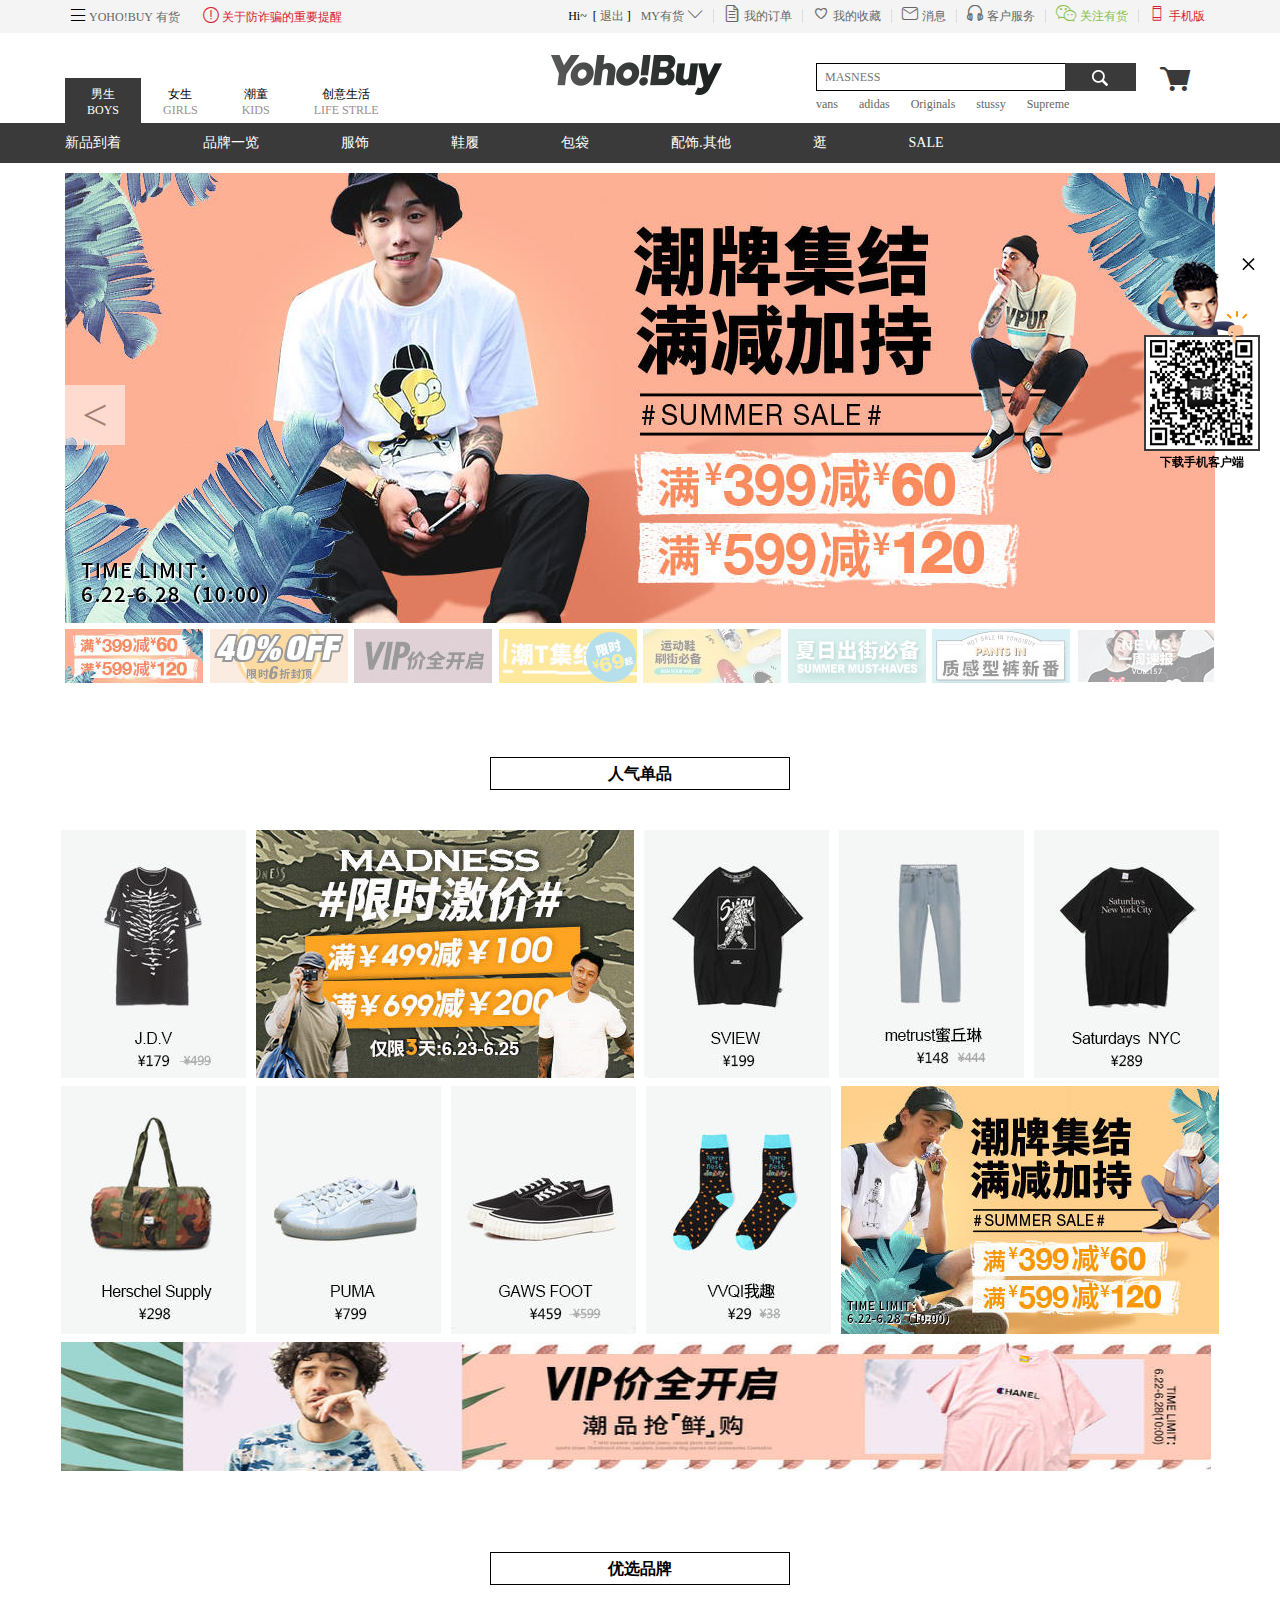
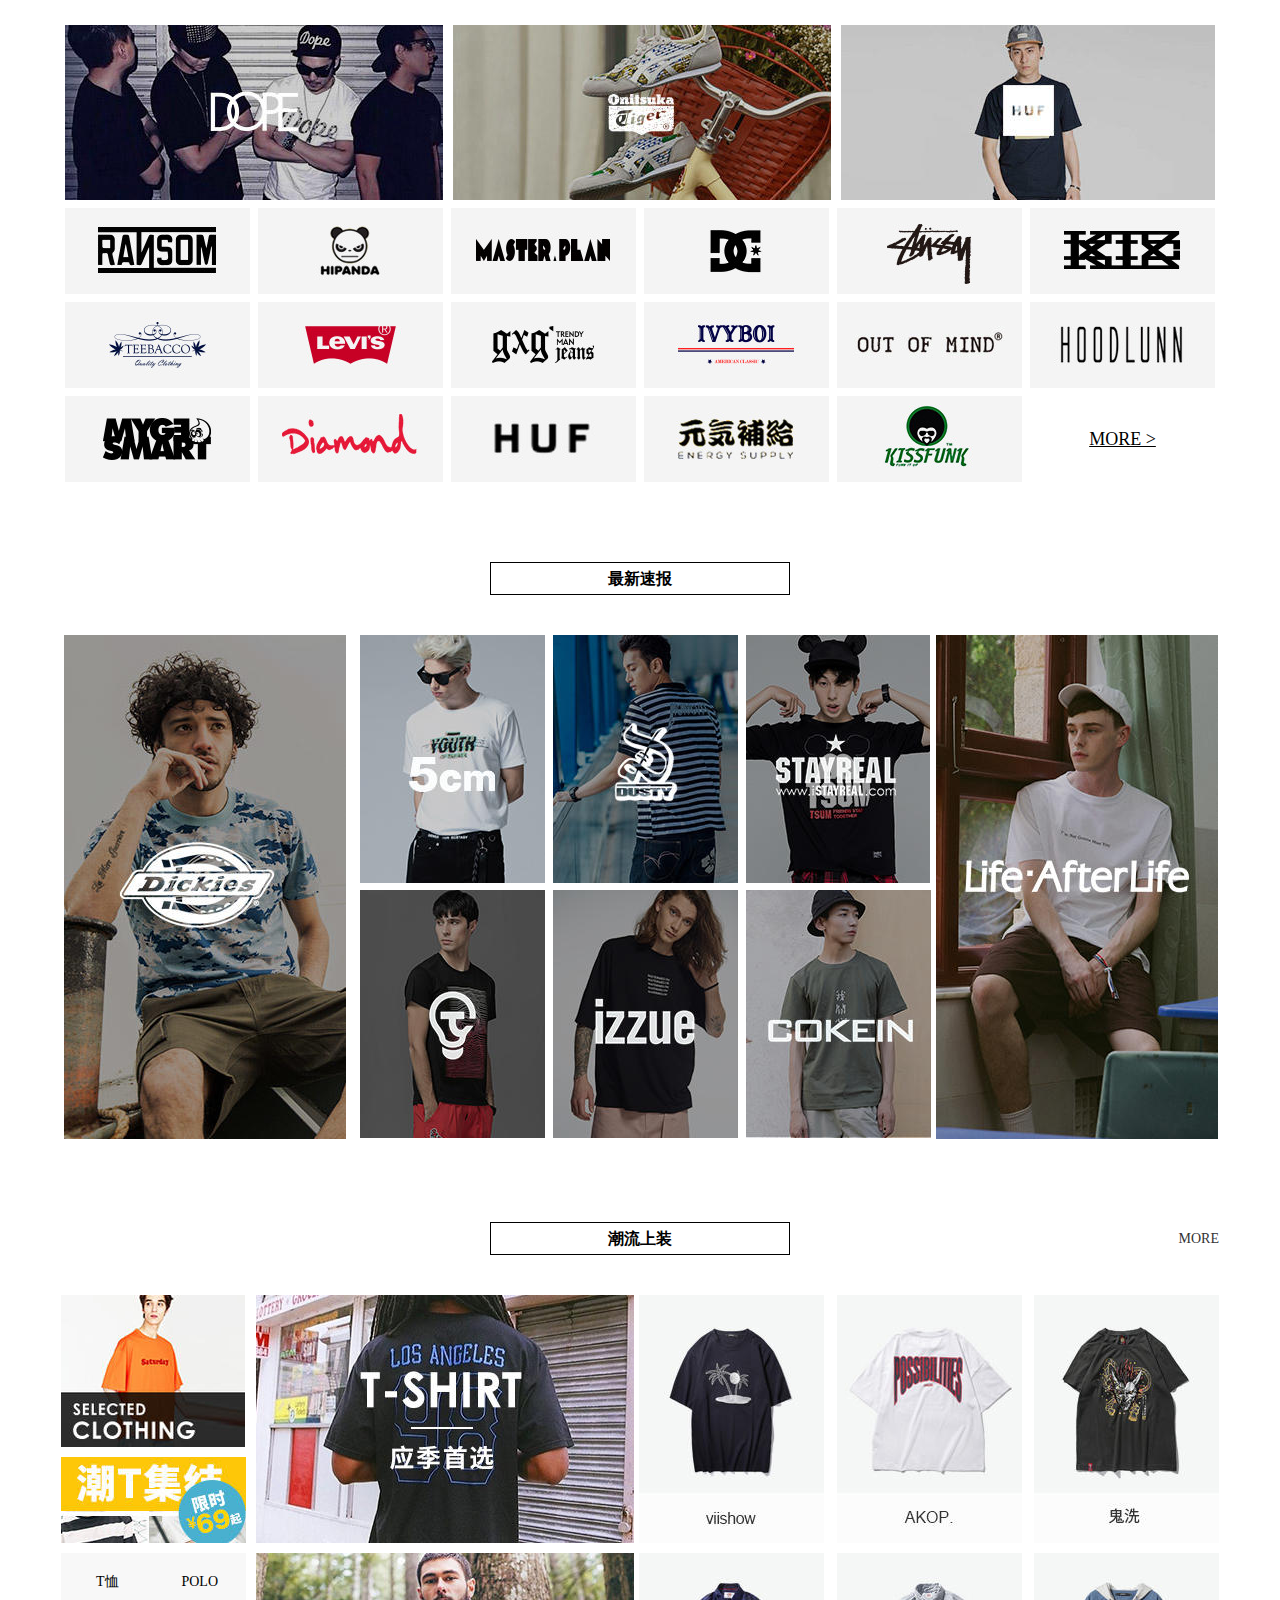
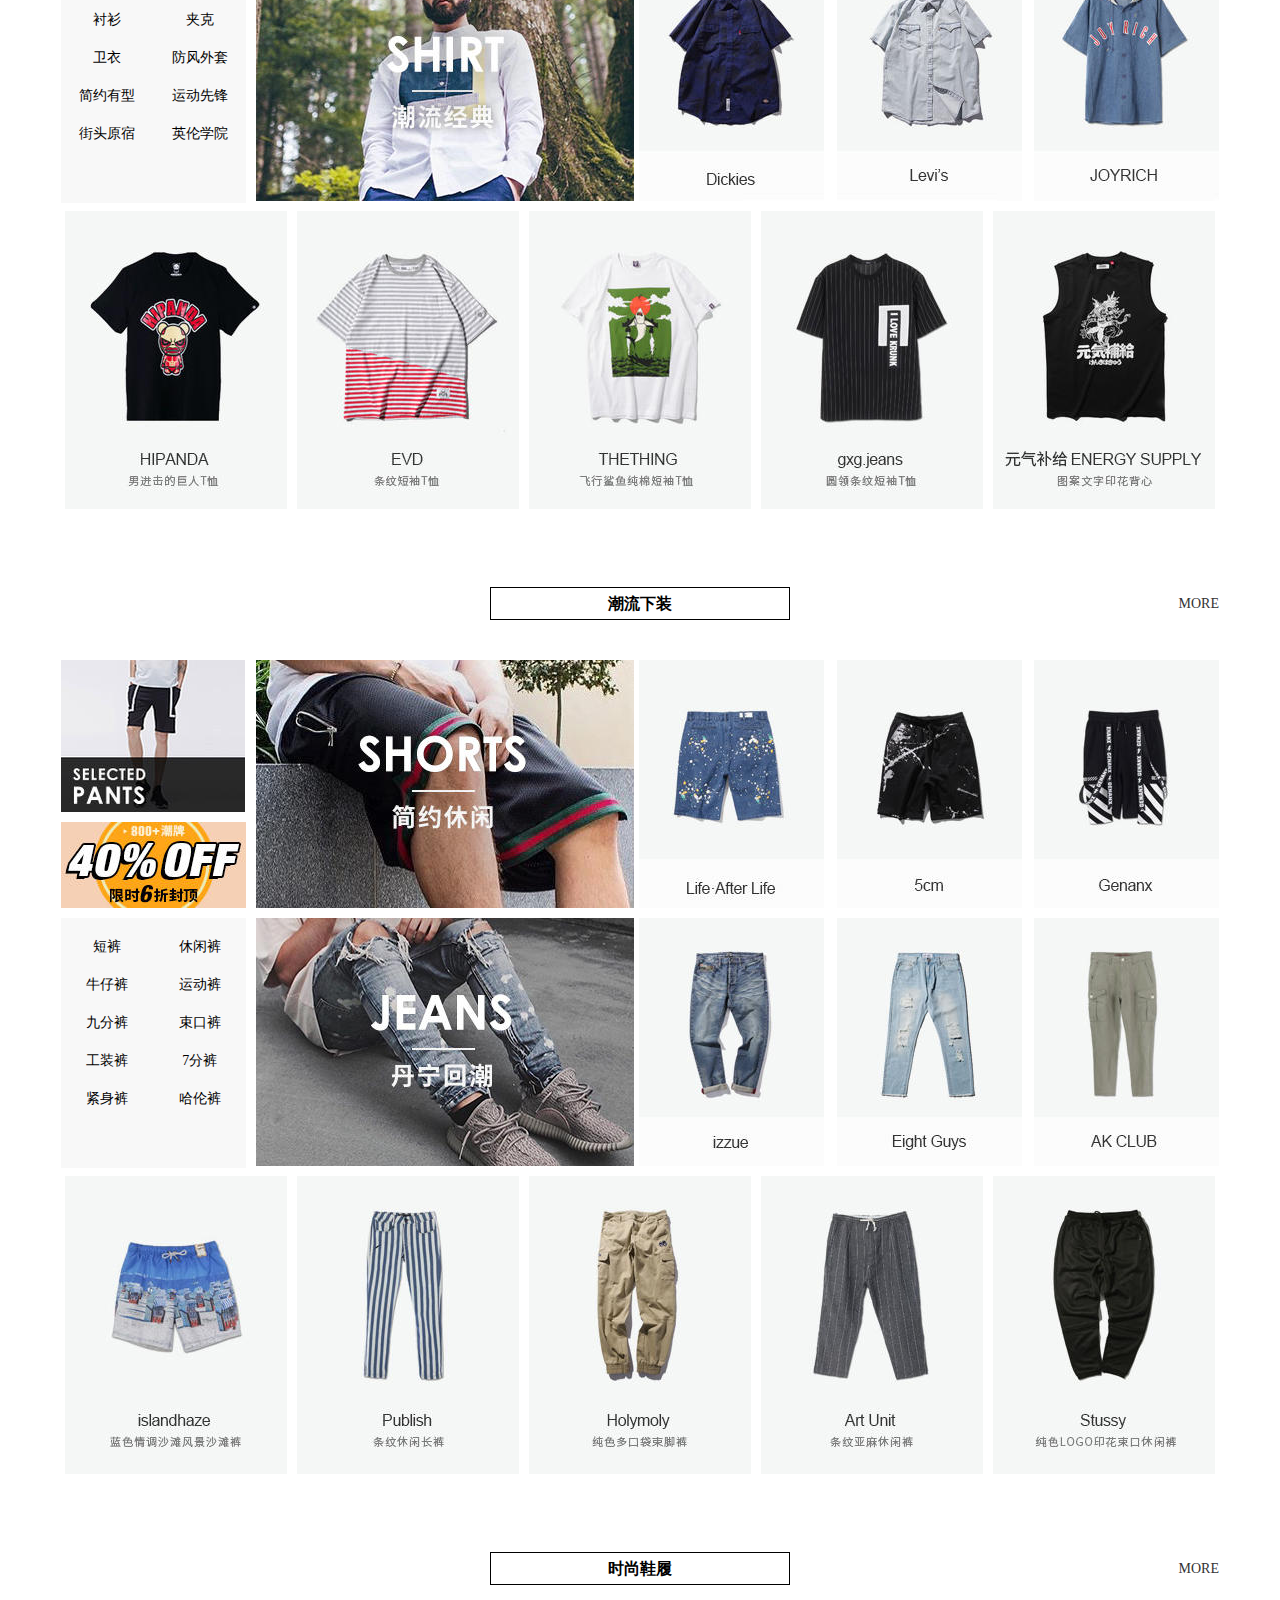
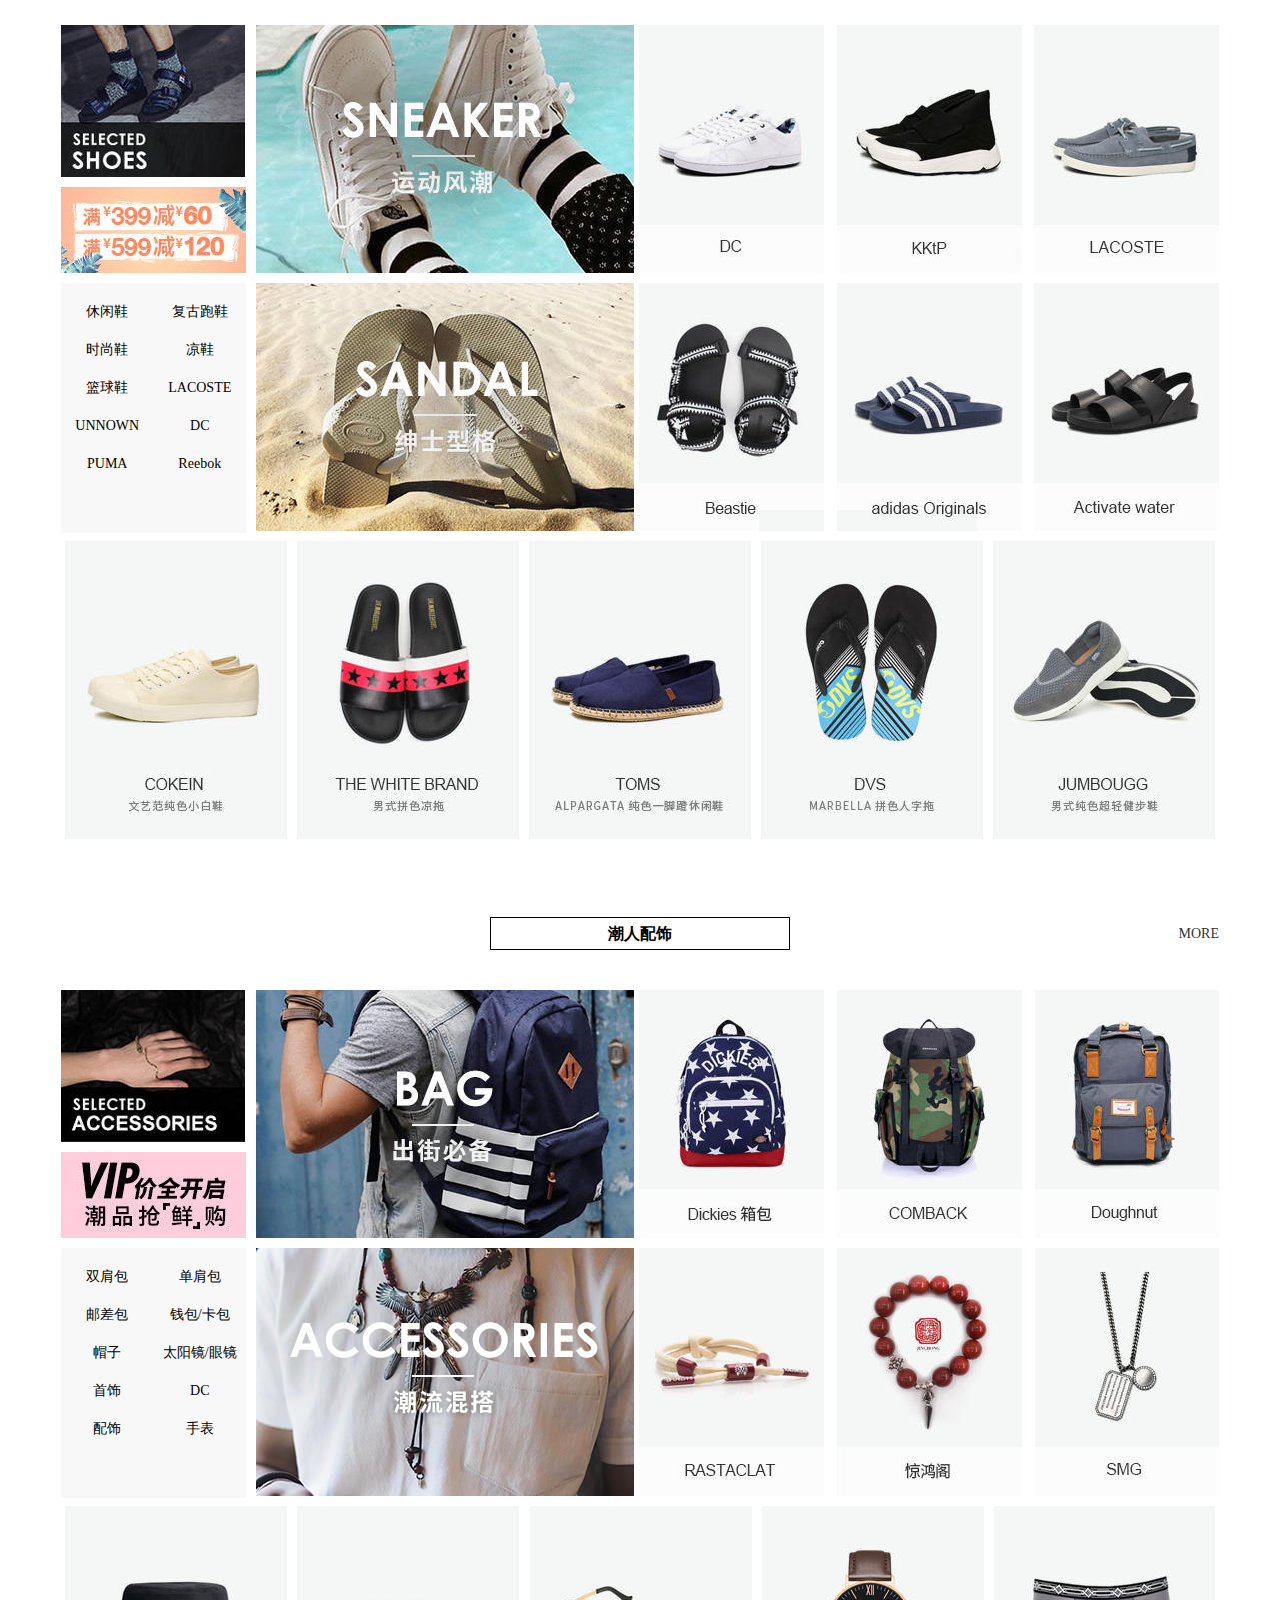
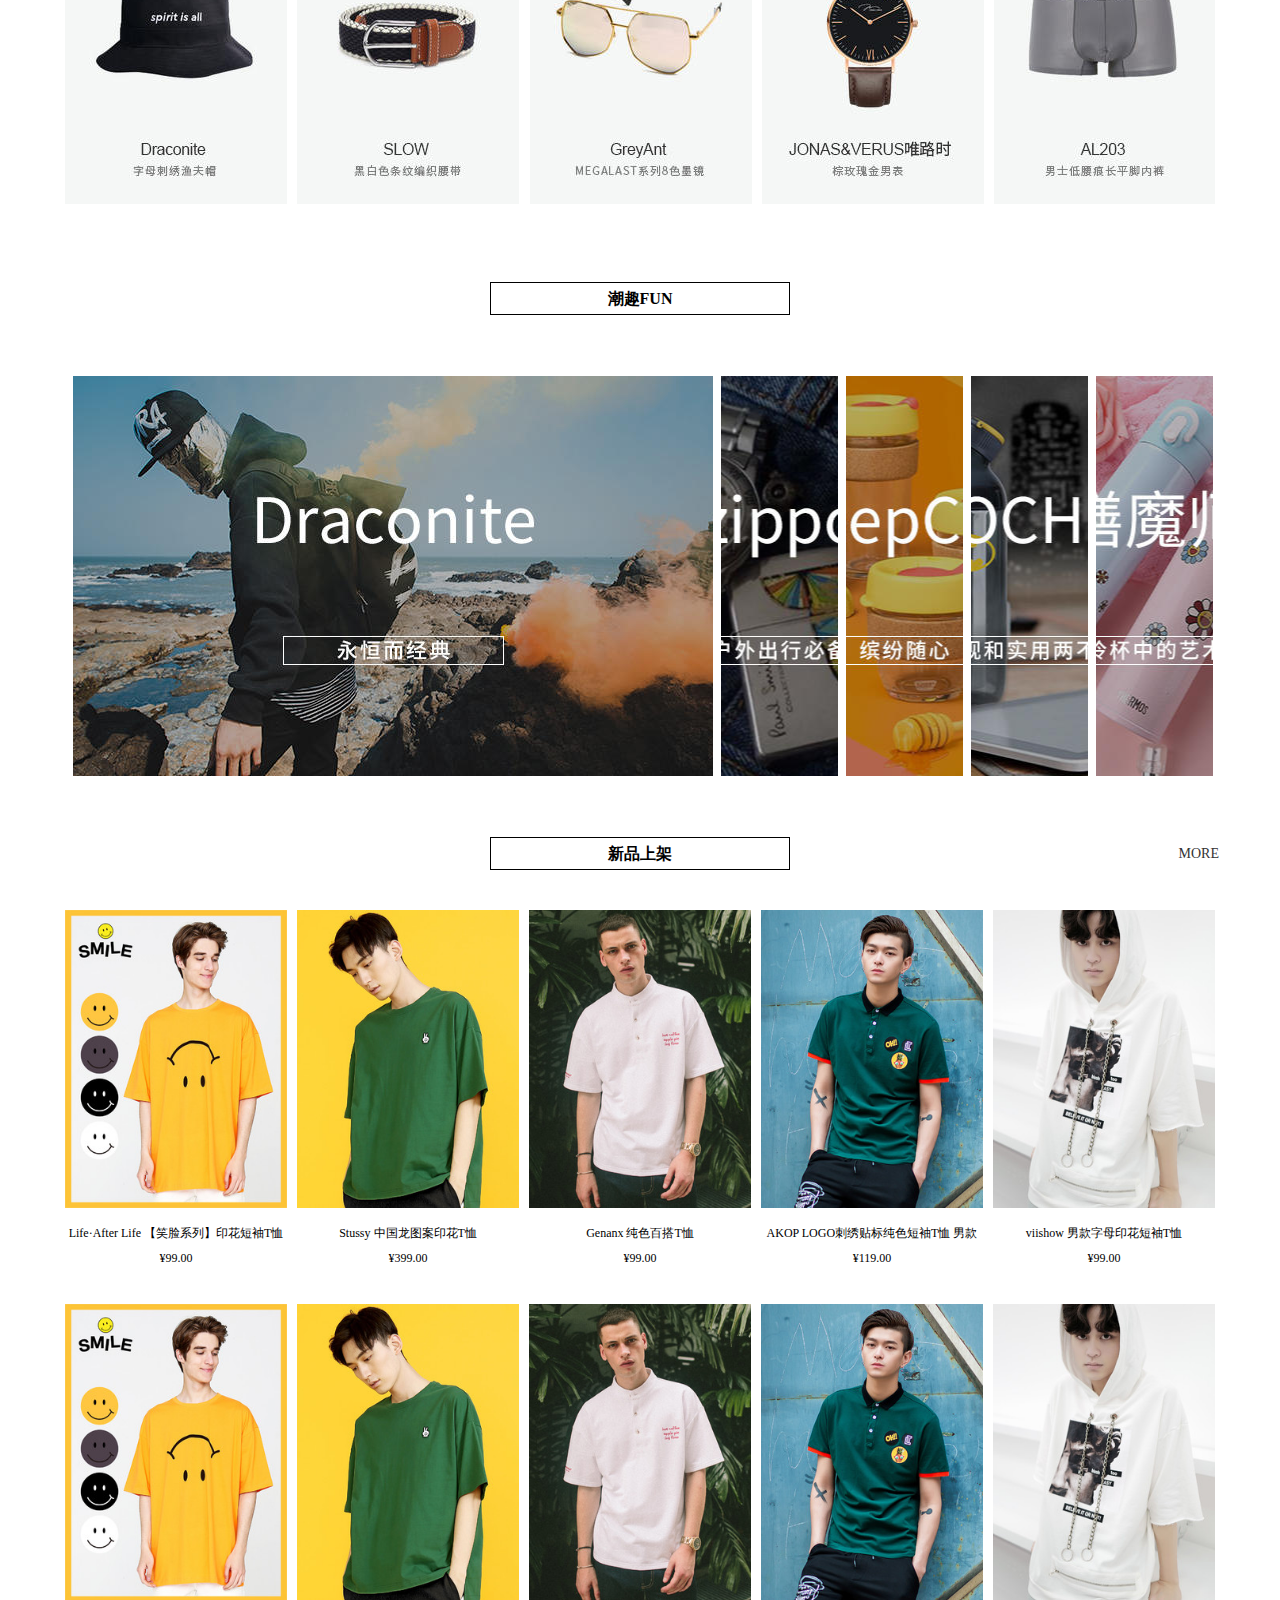
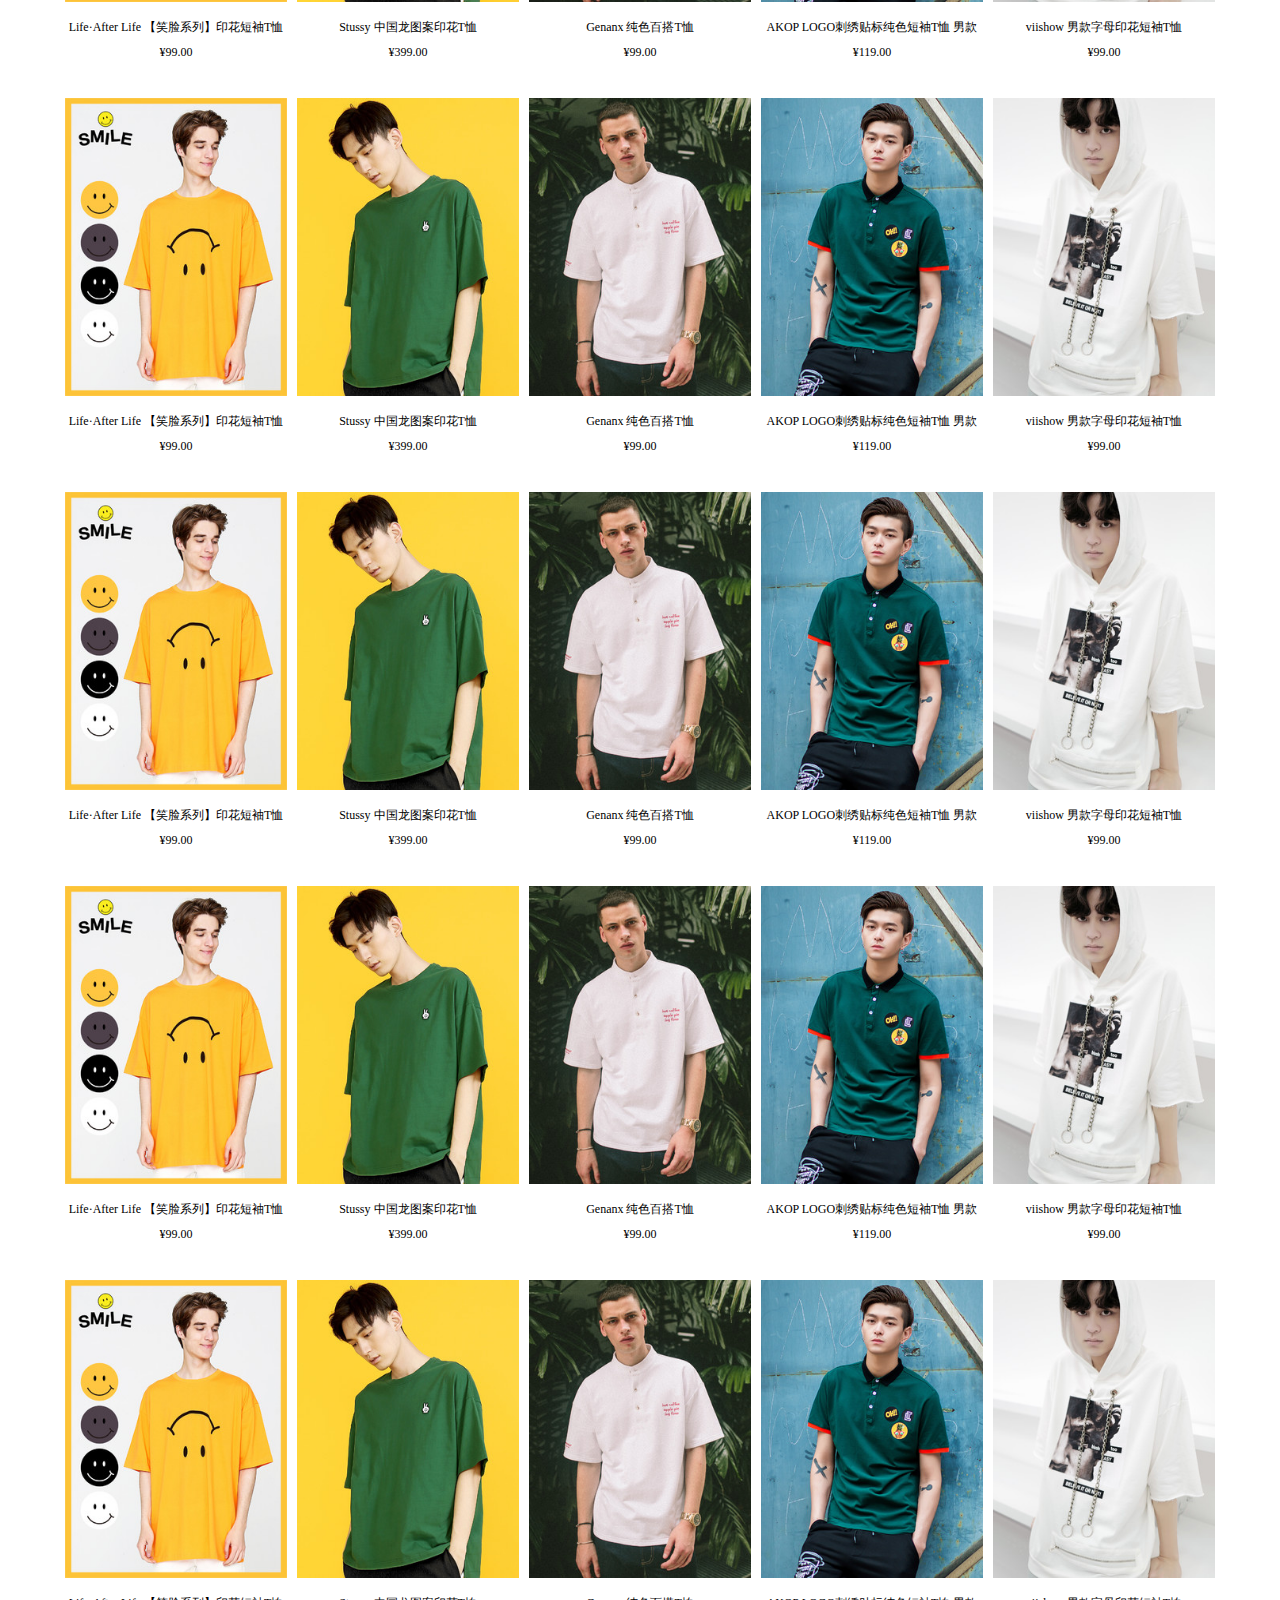
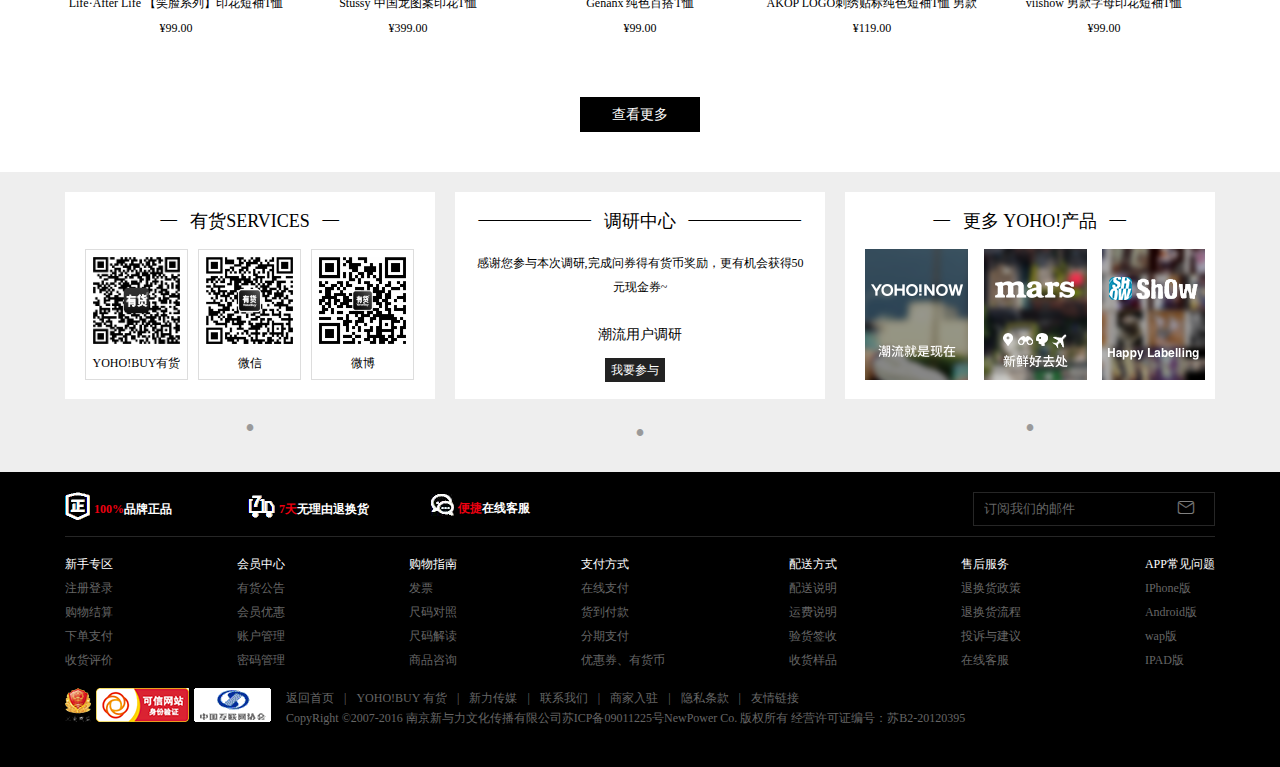
<file: html/index.html>
<!doctype html>
<html>
<head>
<meta charset="utf-8">
<title>U！Style</title>
<link href="../css/public.css" rel="stylesheet" type="text/css">
<link href="../css/style.css" rel="stylesheet" type="text/css">
</head>
<body>
<div class="code-down-box">
	<div class="code-img"></div>
	<h5 class="code-title">下载手机客户端</h5>
	<i class="icon-del">×</i>
</div>
<section id="top">
	<div class="margin clear">
    	<div class="top-l">
        	<i class="iconfont">&#xe623;</i>
            <a href="#" class="linkone">YOHO!BUY 有货</a>
            	<ul class="group-list">
                	<li><a href="YOHO!.html" onmouseover="javascript:this.innerHTML='集团官网'" onmouseout="javascript:this.innerHTML='YOHO!'">YOHO!</a></li>
					<li><a href="#" onmouseover="javascript:this.innerHTML='男生潮流'" onmouseout="javascript:this.innerHTML='YOHO!BOYS'">YOHO!BOYS</a></li>
					<li><a href="#" onmouseover="javascript:this.innerHTML='女生潮流'" onmouseout="javascript:this.innerHTML='YOHO!GIRLS'">YOHO!GIRLS</a></li>
					<li><a href="#" onmouseover="javascript:this.innerHTML='物趣分享'" onmouseout="javascript:this.innerHTML='YOHO!SHOW'">YOHO!SHOW</a></li>
					<li><a href="#" onmouseover="javascript:this.innerHTML='潮流嘉年华'" onmouseout="javascript:this.innerHTML='YO'HOOD'">YO'HOOD</a></li>
                </ul>
            <a href="#" class="linktwo">
            	<i class="iconfont">&#xe66b;</i>
            关于防诈骗的重要提醒</a>
        </div>
        <div class="top-r">
        	<ul>
            	<li class="te">
					<div id="loginBoxShow">
						<span>Hi~[&nbsp;</span><a href="denglu.html">请登录<span>&nbsp;]</span></a><a href="zhuce.html" class="te"><span>[&nbsp;</span>免费注册<span>&nbsp;]</span></a>
					</div>
					<div id="loginBoxHide">
						<span>Hi~&nbsp;</span><a class="userName" style="color:#000"></a>
						[&nbsp;<a id="tuichu" href="#">退出</a>&nbsp;]
					</div>
				</li>
                <li class="changeBg"><a href="#">MY有货
                	<i class="iconfont">&#xe662;</i></a>
                </li>
                <li><a href="#"><i class="iconfont">&#xe61f;&nbsp;</i>我的订单</a></li>
                <li><a href="#"><i class="iconfont">&#xe604;&nbsp;</i>我的收藏</a></li>
                <li><a href="#"><i class="iconfont">&#xe67a;&nbsp;</i>消息</a></li>
                <li class="client"><a href="#"><i class="iconfont">&#xe607;&nbsp;</i>客户服务</a>
					<div id="tool-select" class="tool-select">
						<a href="#">在线客服</a><a href="#">帮助中心</a>
					</div>
				</li>
                <li class="wechat"><a href="#"><i class="iconfont">&#xe635;&nbsp;</i>关注有货</a></li>
                <li class="phone"><a href="#"><i class="iconfont">&#xe64a;&nbsp;</i>手机版</a></li>
            </ul>
            <div id="focus" class="valign">
                <img src="../images/wechat.png" />
                <h5 class="qr-words">微信扫一扫</h5>
                <h5 class="qr-words">关注公众号，赢免单</h5>
            </div>
            <div id="downLoadApp" class="valign">
                <img src="../images/mobile.png" />
                <h5 class="qr-words">下载手机客户端</h5>
                <h5 class="qr-words">更多客户端</h5>
            </div>
        </div>
    </div>
</section>
<header>
	<div class="margin clear">
        <div class="header-l">
		  <ul id="tab_t">
           		<li onclick="xuanze(1)" class="act1"><h5 class="name-c"><a href="#">男生</a></h5><h5><a href="#">BOYS</a></h5></li>
            	<li onclick="xuanze(2)" class=""><h5 class="name-c"><a href="#">女生</a></h5><h5><a href="#">GIRLS</a></h5></li>
            	<li onclick="xuanze(3)" class=""><h5 class="name-c"><a href="#">潮童</a></h5><h5><a href="#">KIDS</a></h5></li>
           		<li onclick="xuanze(4)" class=""><h5 class="name-c"><a href="#">创意生活</a></h5><h5><a href="#">LIFE STRLE</a></h5></li>
           </ul>
       </div>
       <div id="logo">
       		<a href="index.html" class="logo"><img id="img01" src="../images/logo-en.png" /></a>
       </div>
       <div class="header-r">
			<div class="search clear">
                <input type="text" placeholder="MASNESS" />
                <input type="button" value=" " onclick="javascript:location.href='shangpinliebiao.html'"  />
               
            </div>	
            <a href="#">
            	<i class="iconfont shopping">&#xe64d;&nbsp;
            		<div class="miniCar-wrapper">
                        <div class="miniCar">
                            <h3>您的购物车暂无商品</h3>
                        </div>
                    </div>
                   
                </i>
            </a> 
            <div class="hot">
                <a href="#">vans</a>
                <a href="#">adidas</a>
                <a href="#">Originals</a>
                <a href="#">stussy</a>
                <a href="#">Supreme</a>
            </div> 
       </div>
    </div>
</header>
<section id="nav">
	<div class="margin">
        <ul class="clear nav-ul">
            <li><a href="#">新品到着</a></li>
            <li><a href="#">品牌一览</a></li>
            <li class="clothes"><a href="#">服饰</a>
            	<div class="third-nav-wrapper">
                	<div class="margin">
                    	<dl class="category-list">
                        	<dt><h3><a href="#">上装</a></h3></dt>
                            <dd><a href="#" class="hot">T恤</a></dd>
                            <dd><a href="#" class="hot">POLO衫</a></dd>
                            <dd><a href="#">衬衫</a></dd>
                            <dd><a href="#" class="hot">背心</a></dd>
                            <dd><a href="#">防风外套</a></dd>
                            <dt><h3><a href="#">下装</a></h3></dt>
                            <dd><a href="#" class="hot">休闲裤</a></dd>
                            <dd><a href="#">牛仔裤</a></dd>
                        </dl>
                        <dl class="category-list">
                        	<dt><h3><a href="#">上装</a></h3></dt>
                            <dd><a href="#" class="hot">T恤</a></dd>
                            <dd><a href="#" class="hot">POLO衫</a></dd>
                            <dd><a href="#">衬衫</a></dd>
                            <dd><a href="#" class="hot">背心</a></dd>
                            <dd><a href="#">防风外套</a></dd>
                            <dt><h3><a href="#">下装</a></h3></dt>
                            <dd><a href="#" class="hot">休闲裤</a></dd>
                            <dd><a href="#">牛仔裤</a></dd>
                        </dl>
                        <dl class="category-list">
                        	<dt><h3><a href="#">上装</a></h3></dt>
                            <dd><a href="#" class="hot">T恤</a></dd>
                            <dd><a href="#" class="hot">POLO衫</a></dd>
                            <dd><a href="#">衬衫</a></dd>
                            <dd><a href="#" class="hot">背心</a></dd>
                            <dd><a href="#">防风外套</a></dd>
                            <dt><h3><a href="#">下装</a></h3></dt>
                            <dd><a href="#" class="hot">休闲裤</a></dd>
                            <dd><a href="#">牛仔裤</a></dd>
                        </dl>
                        <div class="show-detail">
                        	<a href="#"><img src="../images/img01.jpg" /></a>
                            <a href="#" class="title">IN季新品全面开售</a>
                        </div>
                    </div>
                </div>
            </li>
            <li class="clothes"><a href="#">鞋履</a>
            	<div class="third-nav-wrapper">
                	<div class="margin">
                    	<dl class="category-list">
                        	<dt><h3><a href="#">上装</a></h3></dt>
                            <dd><a href="#" class="hot">T恤</a></dd>
                            <dd><a href="#" class="hot">POLO衫</a></dd>
                            <dd><a href="#">衬衫</a></dd>
                            <dd><a href="#" class="hot">背心</a></dd>
                            <dd><a href="#">防风外套</a></dd>
                            <dt><h3><a href="#">下装</a></h3></dt>
                            <dd><a href="#" class="hot">休闲裤</a></dd>
                            <dd><a href="#">牛仔裤</a></dd>
                        </dl>
                        <dl class="category-list">
                        	<dt><h3><a href="#">上装</a></h3></dt>
                            <dd><a href="#" class="hot">T恤</a></dd>
                            <dd><a href="#" class="hot">POLO衫</a></dd>
                            <dd><a href="#">衬衫</a></dd>
                            <dd><a href="#" class="hot">背心</a></dd>
                            <dd><a href="#">防风外套</a></dd>
                            <dt><h3><a href="#">下装</a></h3></dt>
                            <dd><a href="#" class="hot">休闲裤</a></dd>
                            <dd><a href="#">牛仔裤</a></dd>
                        </dl>
                        <dl class="category-list">
                        	<dt><h3><a href="#">上装</a></h3></dt>
                            <dd><a href="#" class="hot">T恤</a></dd>
                            <dd><a href="#" class="hot">POLO衫</a></dd>
                            <dd><a href="#">衬衫</a></dd>
                            <dd><a href="#" class="hot">背心</a></dd>
                            <dd><a href="#">防风外套</a></dd>
                            <dt><h3><a href="#">下装</a></h3></dt>
                            <dd><a href="#" class="hot">休闲裤</a></dd>
                            <dd><a href="#">牛仔裤</a></dd>
                        </dl>
                        <div class="show-detail">
                        	<a href="#"><img src="../images/img01.jpg" /></a>
                            <a href="#" class="title">IN季新品全面开售</a>
                        </div>
                    </div>
                </div>
            </li>
            <li class="clothes"><a href="#">包袋</a>
            	<div class="third-nav-wrapper">
                	<div class="margin">
                    	<dl class="category-list">
                        	<dt><h3><a href="#">上装</a></h3></dt>
                            <dd><a href="#" class="hot">T恤</a></dd>
                            <dd><a href="#" class="hot">POLO衫</a></dd>
                            <dd><a href="#">衬衫</a></dd>
                            <dd><a href="#" class="hot">背心</a></dd>
                            <dd><a href="#">防风外套</a></dd>
                            <dt><h3><a href="#">下装</a></h3></dt>
                            <dd><a href="#" class="hot">休闲裤</a></dd>
                            <dd><a href="#">牛仔裤</a></dd>
                        </dl>
                        <dl class="category-list">
                        	<dt><h3><a href="#">上装</a></h3></dt>
                            <dd><a href="#" class="hot">T恤</a></dd>
                            <dd><a href="#" class="hot">POLO衫</a></dd>
                            <dd><a href="#">衬衫</a></dd>
                            <dd><a href="#" class="hot">背心</a></dd>
                            <dd><a href="#">防风外套</a></dd>
                            <dt><h3><a href="#">下装</a></h3></dt>
                            <dd><a href="#" class="hot">休闲裤</a></dd>
                            <dd><a href="#">牛仔裤</a></dd>
                        </dl>
                        <dl class="category-list">
                        	<dt><h3><a href="#">上装</a></h3></dt>
                            <dd><a href="#" class="hot">T恤</a></dd>
                            <dd><a href="#" class="hot">POLO衫</a></dd>
                            <dd><a href="#">衬衫</a></dd>
                            <dd><a href="#" class="hot">背心</a></dd>
                            <dd><a href="#">防风外套</a></dd>
                            <dt><h3><a href="#">下装</a></h3></dt>
                            <dd><a href="#" class="hot">休闲裤</a></dd>
                            <dd><a href="#">牛仔裤</a></dd>
                        </dl>
                        <div class="show-detail">
                        	<a href="#"><img src="../images/img01.jpg" /></a>
                            <a href="#" class="title">IN季新品全面开售</a>
                        </div>
                    </div>
                </div>
            </li>
            <li><a href="#">配饰.其他</a></li>
            <li><a href="#">逛</a></li>
            <li><a href="#">SALE</a></li>
        </ul>    
    </div>
</section>
<section id="banner" class="margin">
	<div id="box">
		<ul id="wrap">
			<li style="z-index:2;"><img src="../images/1.jpg" /></li>
			<li><img src="../images/2.jpg" /></li>
			<li><img src="../images/3.jpg" /></li>
			<li><img src="../images/4.jpg" /></li>
			<li><img src="../images/5.jpg" /></li> 
			<li><img src="../images/6.jpg" /></li>
			<li><img src="../images/7.jpg" /></li> 
			<li><img src="../images/8.jpg" /></li>			
		</ul>		
		<!--底部图片-->
		<ul id="btn">
			<li class="black"><img src="../images/1.1.jpg" /></li>
			<li><img src="../images/2.1.jpg" /></li>
			<li><img src="../images/3.1.jpg"/></li>
			<li><img src="../images/4.1.jpg" /></li>
			<li><img src="../images/5.1.jpg" /></li>
			<li><img src="../images/6.1.jpg" /></li>
			<li><img src="../images/7.1.jpg" /></li>
			<li><img src="../images/8.1.jpg" /></li>
		</ul>
		<!--左右按钮-->
		<span id="left"><</span>
		<span id="right">></span>
	</div>
</section>

<section id="singlehot" class="margin">
	<h2 class="title">人气单品</h2>
	<ul class="girls">
    	<li><a href="#"><img src="../images/singlehot1.jpg" /></a></li>
        <li><a href="#"><img src="../images/singlehot2.jpg" /></a></li>
        <li><a href="#"><img src="../images/singlehot3.jpg" /></a></li>
        <li><a href="#"><img src="../images/singlehot4.jpg" /></a></li>
        <li><a href="#"><img src="../images/singlehot5.jpg" /></a></li>
        <li><a href="#"><img src="../images/singlehot6.jpg" /></a></li>
        <li><a href="#"><img src="../images/singlehot7.jpg" /></a></li>
        <li><a href="#"><img src="../images/singlehot8.jpg" /></a></li>
        <li><a href="#"><img src="../images/singlehot9.jpg" /></a></li>
        <li><a href="#"><img src="../images/singlehot10.jpg" /></a></li>
    </ul>
    <a href="#"><img src="../images/singlehot.jpg" class="single margin"/></a>
</section>
<section id="brand" class="margin">
	<h2 class="title">优选品牌</h2>
	<div id="boxL" class="margin">
		<ul id="wrapL">
			<li><a href="#"><img src="../images/brand1.jpg" /><img src="../images/brand2.jpg" /><img src="../images/brand3.jpg" /></a></li>
			<li><a href="#"><img src="../images/brand4.jpg" /><img src="../images/brand5.jpg" /><img src="../images/brand6.jpg" /></a></li>
			<li><a href="#"><img src="../images/brand7.jpg" /><img src="../images/brand8.jpg" /><img src="../images/brand9.jpg" /></a></li>
		</ul>	
		<!--左右按钮-->
		<span id="leftL"><</span>
		<span id="rightL">></span>
	</div> 
   <ul class="brands margin">
   		<li><a href="#"><img src="../images/brand10.jpg"/></a></li>
        <li><a href="#"><img src="../images/brand11.jpg"/></a></li>
        <li><a href="#"><img src="../images/brand12.jpg"/></a></li>
        <li><a href="#"><img src="../images/brand13.jpg"/></a></li>
        <li><a href="#"><img src="../images/brand14.jpg"/></a></li>
        <li><a href="#"><img src="../images/brand15.jpg"/></a></li>
        <li><a href="#"><img src="../images/brand16.jpg"/></a></li>
        <li><a href="#"><img src="../images/brand17.jpg"/></a></li>
        <li><a href="#"><img src="../images/brand18.jpg"/></a></li>
        <li><a href="#"><img src="../images/brand19.jpg"/></a></li>
        <li><a href="#"><img src="../images/brand20.jpg"/></a></li>
        <li><a href="#"><img src="../images/brand21.jpg"/></a></li>
        <li><a href="#"><img src="../images/brand22.jpg"/></a></li>
        <li><a href="#"><img src="../images/brand23.jpg"/></a></li>
        <li><a href="#"><img src="../images/brand24.jpg"/></a></li>
        <li><a href="#"><img src="../images/brand25.jpg"/></a></li>
        <li><a href="#"><img src="../images/brand26.jpg"/></a></li>
        <li><a href="#">MORE ></a></li>
       
   </ul>
</section>

<section id="latest" class="margin clear">
  	<h2 class="title">最新速报</h2>
  	<div class="latest-l"><a href="#"><img src="../images/latestl.jpg"/></a></div>
    <ul class="latests">
    	<li><a href="#"><img src="../images/latest1.jpg"/></a></li>
        <li><a href="#"><img src="../images/latest2.jpg"/></a></li>
        <li><a href="#"><img src="../images/latest3.jpg"/></a></li>
        <li><a href="#"><img src="../images/latest4.jpg"/></a></li>
        <li><a href="#"><img src="../images/latest5.jpg"/></a></li>
        <li><a href="#"><img src="../images/latest6.jpg"/></a></li>
    </ul>
    <div class="latest-r"><a href="#"><img src="../images/latestr.jpg"/></a></div>
</section>

<section id="trend" class="margin clear">
	<h2 class="title">潮流上装<a href="#" class="more">MORE</a></h2>
	<div class="trend-t clear">
    	<div class="trend-t-l">
        	<p class="alink"><a href="#"><img src="../images/trend1.jpg"/></a></p>
            <p class="alink"><a href="#"><img src="../images/trend2.jpg"/></a></p>
            <div class="links">
            	<a href="#">T恤</a><a href="#">POLO</a><a href="#">衬衫</a>
                <a href="#">夹克</a><a href="#">卫衣</a><a href="#">防风外套</a>
            	<a href="#">简约有型</a><a href="#">运动先锋</a><a href="#">街头原宿</a>
                <a href="#">英伦学院</a>
            </div>
        </div>
        <div class="trend-t-c">
        	<p class="alinkc"><a href="#"><img src="../images/trend3.jpg"/></a></p>
            <p class="alinkc"><a href="#"><img src="../images/trend4.jpg"/></a></p>
        </div>
        <div class="trend-t-r">
        	<ul class="trend-t-r-link">
            	<li><a href="#"><img src="../images/trend5.jpg"/></a></li>
                <li><a href="#"><img src="../images/trend6.jpg"/></a></li>
                <li><a href="#"><img src="../images/trend7.jpg"/></a></li>
                <li><a href="#"><img src="../images/trend8.jpg"/></a></li>
                <li><a href="#"><img src="../images/trend9.jpg"/></a></li>
                <li><a href="#"><img src="../images/trend10.jpg"/></a></li>
            </ul>
        </div>
    </div>
    <div class="trend-b margin">
        <ul class="trend-b-link">
            <li><a href="#"><img src="../images/trend11.jpg"/></a></li>
            <li><a href="#"><img src="../images/trend12.jpg"/></a></li>
            <li><a href="#"><img src="../images/trend13.jpg"/></a></li>
            <li><a href="#"><img src="../images/trend14.jpg"/></a></li>
            <li><a href="#"><img src="../images/trend15.jpg"/></a></li>
        </ul>
    </div>
</section>
<section id="trendclose" class="margin clear">
	<h2 class="title">潮流下装<a href="#" class="more">MORE</a></h2>
	<div class="trendclose-t clear">
    	<div class="trendclose-t-l">
        	<p class="alink"><a href="#"><img src="../images/trendclose1.jpg"/></a></p>
            <p class="alink"><a href="#"><img src="../images/trendclose2.jpg"/></a></p>
            <div class="links">
            	<a href="#">短裤</a><a href="#">休闲裤</a><a href="#">牛仔裤</a>
                <a href="#">运动裤</a><a href="#">九分裤</a><a href="#">束口裤</a>
            	<a href="#">工装裤</a><a href="#">7分裤</a><a href="#">紧身裤</a>
                <a href="#">哈伦裤</a>
            </div>
        </div>
        <div class="trendclose-t-c">
        	<p class="alinkc"><a href="#"><img src="../images/trendclose3.jpg"/></a></p>
            <p class="alinkc"><a href="#"><img src="../images/trendclose4.jpg"/></a></p>
        </div>
        <div class="trendclose-t-r">
        	<ul class="trendclose-t-r-link">
            	<li><a href="#"><img src="../images/trendclose5.jpg"/></a></li>
                <li><a href="#"><img src="../images/trendclose6.jpg"/></a></li>
                <li><a href="#"><img src="../images/trendclose7.jpg"/></a></li>
                <li><a href="#"><img src="../images/trendclose8.jpg"/></a></li>
                <li><a href="#"><img src="../images/trendclose9.jpg"/></a></li>
                <li><a href="#"><img src="../images/trendclose10.jpg"/></a></li>
            </ul>
        </div>
    </div>
    <div class="trendclose-b margin">
        <ul class="trendclose-b-link">
            <li><a href="#"><img src="../images/trendclose11.jpg"/></a></li>
            <li><a href="#"><img src="../images/trendclose12.jpg"/></a></li>
            <li><a href="#"><img src="../images/trendclose13.jpg"/></a></li>
            <li><a href="#"><img src="../images/trendclose14.jpg"/></a></li>
            <li><a href="#"><img src="../images/trendclose15.jpg"/></a></li>
        </ul>
    </div>
</section>
<section id="shoes" class="margin clear">
	<h2 class="title">时尚鞋履<a href="#" class="more">MORE</a></h2>
	<div class="shoes-t clear">
    	<div class="shoes-t-l">
        	<p class="alink"><a href="#"><img src="../images/shoes1.jpg"/></a></p>
            <p class="alink"><a href="#"><img src="../images/shoes2.jpg"/></a></p>
            <div class="links">
            	<a href="#">休闲鞋</a><a href="#">复古跑鞋</a><a href="#">时尚鞋</a>
                <a href="#">凉鞋</a><a href="#">篮球鞋</a><a href="#">LACOSTE</a>
            	<a href="#">UNNOWN</a><a href="#">DC</a><a href="#">PUMA</a>
                <a href="#">Reebok</a>
            </div>
        </div>
        <div class="shoes-t-c">
        	<p class="alinkc"><a href="#"><img src="../images/shoes3.jpg"/></a></p>
            <p class="alinkc"><a href="#"><img src="../images/shoes4.jpg"/></a></p>
        </div>
        <div class="shoes-t-r">
        	<ul class="shoes-t-r-link">
            	<li><a href="#"><img src="../images/shoes5.jpg"/></a></li>
                <li><a href="#"><img src="../images/shoes6.jpg"/></a></li>
                <li><a href="#"><img src="../images/shoes7.jpg"/></a></li>
                <li><a href="#"><img src="../images/shoes8.jpg"/></a></li>
                <li><a href="#"><img src="../images/shoes9.jpg"/></a></li>
                <li><a href="#"><img src="../images/shoes10.jpg"/></a></li>
            </ul>
        </div>
    </div>
    <div class="shoes-b margin">
        <ul class="shoes-b-link">
            <li><a href="#"><img src="../images/shoes11.jpg"/></a></li>
            <li><a href="#"><img src="../images/shoes12.jpg"/></a></li>
            <li><a href="#"><img src="../images/shoes13.jpg"/></a></li>
            <li><a href="#"><img src="../images/shoes14.jpg"/></a></li>
            <li><a href="#"><img src="../images/shoes15.jpg"/></a></li>
        </ul>
    </div>
</section>
<section id="decoration" class="margin clear">
	<h2 class="title">潮人配饰<a href="#" class="more">MORE</a></h2>
	<div class="decoration-t clear">
    	<div class="decoration-t-l">
        	<p class="alink"><a href="#"><img src="../images/decoration1.jpg"/></a></p>
            <p class="alink"><a href="#"><img src="../images/decoration2.jpg"/></a></p>
            <div class="links">
            	<a href="#">双肩包</a><a href="#">单肩包</a><a href="#">邮差包</a>
                <a href="#">钱包/卡包</a><a href="#">帽子</a><a href="#">太阳镜/眼镜</a>
            	<a href="#">首饰</a><a href="#">DC</a><a href="#">配饰</a>
                <a href="#">手表</a>
            </div>
        </div>
        <div class="decoration-t-c">
        	<p class="alinkc"><a href="#"><img src="../images/decoration3.jpg"/></a></p>
            <p class="alinkc"><a href="#"><img src="../images/decoration4.jpg"/></a></p>
        </div>
        <div class="decoration-t-r">
        	<ul class="decoration-t-r-link">
            	<li><a href="#"><img src="../images/decoration5.jpg"/></a></li>
                <li><a href="#"><img src="../images/decoration6.jpg"/></a></li>
                <li><a href="#"><img src="../images/decoration7.jpg"/></a></li>
                <li><a href="#"><img src="../images/decoration8.jpg"/></a></li>
                <li><a href="#"><img src="../images/decoration9.jpg"/></a></li>
                <li><a href="#"><img src="../images/decoration10.jpg"/></a></li>
            </ul>
        </div>
    </div>
    <div class="decoration-b margin">
        <ul class="decoration-b-link">
            <li><a href="#"><img src="../images/decoration11.jpg"/></a></li>
            <li><a href="#"><img src="../images/decoration12.jpg"/></a></li>
            <li><a href="#"><img src="../images/decoration13.jpg"/></a></li>
            <li><a href="#"><img src="../images/decoration14.jpg"/></a></li>
            <li><a href="#"><img src="../images/decoration15.jpg"/></a></li>
        </ul>
    </div>
</section>
<section id="fun" class="margin clear">
	<h2 class="title">潮趣FUN</h2>
	<div class="voice_2 margin">
		<ul>
			<li class="li1"></li>
			<li class="li2"></li>
			<li class="li3"></li>
			<li class="li4"></li>
			<li class="li5"></li>
		</ul>         
	</div>
</section>
<section id="news" class="margin">
	<h2 class="title">新品上架<a href="#" class="more">MORE</a></h2>
	<div class="news-t">
    	<ul class="news-t margin">
            <li>
            	<div class="news-t-t"><a href="#"><img src="../images/news1.jpg"/></a></div>
            	<div class="news-t-b">
                	<a href="#" class="name">Life·After Life 【笑脸系列】印花短袖T恤</a>
                	<p class="price">¥99.00</p>
                </div>
            </li>
            <li>
            	<div class="news-t-t"><a href="#"><img src="../images/news2.jpg"/></a></div>
            	<div class="news-t-b">
                	<a href="#" class="name">Stussy 中国龙图案印花T恤</a>
                	<p class="price">¥399.00</p>
                </div>
            </li>
            <li>
            	<div class="news-t-t"><a href="#"><img src="../images/news3.jpg"/></a></div>
            	<div class="news-t-b">
                	<a href="#" class="name">Genanx 纯色百搭T恤</a>
                	<p class="price">¥99.00</p>
                </div>
            </li>
            <li>
            	<div class="news-t-t"><a href="#"><img src="../images/news4.jpg"/></a></div>
            	<div class="news-t-b">
                	<a href="#" class="name">AKOP  LOGO刺绣贴标纯色短袖T恤 男款</a>
                	<p class="price">¥119.00</p>
                </div>
            </li>
            <li>
            	<div class="news-t-t"><a href="#"><img src="../images/news5.jpg"/></a></div>
            	<div class="news-t-b">
                	<a href="#" class="name">viishow 男款字母印花短袖T恤</a>
                	<p class="price">¥99.00</p>
                </div>
            </li>
                        <li>
            	<div class="news-t-t"><a href="#"><img src="../images/news1.jpg"/></a></div>
            	<div class="news-t-b">
                	<a href="#" class="name">Life·After Life 【笑脸系列】印花短袖T恤</a>
                	<p class="price">¥99.00</p>
                </div>
            </li>
            <li>
            	<div class="news-t-t"><a href="#"><img src="../images/news2.jpg"/></a></div>
            	<div class="news-t-b">
                	<a href="#" class="name">Stussy 中国龙图案印花T恤</a>
                	<p class="price">¥399.00</p>
                </div>
            </li>
            <li>
            	<div class="news-t-t"><a href="#"><img src="../images/news3.jpg"/></a></div>
            	<div class="news-t-b">
                	<a href="#" class="name">Genanx 纯色百搭T恤</a>
                	<p class="price">¥99.00</p>
                </div>
            </li>
            <li>
            	<div class="news-t-t"><a href="#"><img src="../images/news4.jpg"/></a></div>
            	<div class="news-t-b">
                	<a href="#" class="name">AKOP  LOGO刺绣贴标纯色短袖T恤 男款</a>
                	<p class="price">¥119.00</p>
                </div>
            </li>
            <li>
            	<div class="news-t-t"><a href="#"><img src="../images/news5.jpg"/></a></div>
            	<div class="news-t-b">
                	<a href="#" class="name">viishow 男款字母印花短袖T恤</a>
                	<p class="price">¥99.00</p>
                </div>
            </li>
                        <li>
            	<div class="news-t-t"><a href="#"><img src="../images/news1.jpg"/></a></div>
            	<div class="news-t-b">
                	<a href="#" class="name">Life·After Life 【笑脸系列】印花短袖T恤</a>
                	<p class="price">¥99.00</p>
                </div>
            </li>
            <li>
            	<div class="news-t-t"><a href="#"><img src="../images/news2.jpg"/></a></div>
            	<div class="news-t-b">
                	<a href="#" class="name">Stussy 中国龙图案印花T恤</a>
                	<p class="price">¥399.00</p>
                </div>
            </li>
            <li>
            	<div class="news-t-t"><a href="#"><img src="../images/news3.jpg"/></a></div>
            	<div class="news-t-b">
                	<a href="#" class="name">Genanx 纯色百搭T恤</a>
                	<p class="price">¥99.00</p>
                </div>
            </li>
            <li>
            	<div class="news-t-t"><a href="#"><img src="../images/news4.jpg"/></a></div>
            	<div class="news-t-b">
                	<a href="#" class="name">AKOP  LOGO刺绣贴标纯色短袖T恤 男款</a>
                	<p class="price">¥119.00</p>
                </div>
            </li>
            <li>
            	<div class="news-t-t"><a href="#"><img src="../images/news5.jpg"/></a></div>
            	<div class="news-t-b">
                	<a href="#" class="name">viishow 男款字母印花短袖T恤</a>
                	<p class="price">¥99.00</p>
                </div>
            </li>
                        <li>
            	<div class="news-t-t"><a href="#"><img src="../images/news1.jpg"/></a></div>
            	<div class="news-t-b">
                	<a href="#" class="name">Life·After Life 【笑脸系列】印花短袖T恤</a>
                	<p class="price">¥99.00</p>
                </div>
            </li>
            <li>
            	<div class="news-t-t"><a href="#"><img src="../images/news2.jpg"/></a></div>
            	<div class="news-t-b">
                	<a href="#" class="name">Stussy 中国龙图案印花T恤</a>
                	<p class="price">¥399.00</p>
                </div>
            </li>
            <li>
            	<div class="news-t-t"><a href="#"><img src="../images/news3.jpg"/></a></div>
            	<div class="news-t-b">
                	<a href="#" class="name">Genanx 纯色百搭T恤</a>
                	<p class="price">¥99.00</p>
                </div>
            </li>
            <li>
            	<div class="news-t-t"><a href="#"><img src="../images/news4.jpg"/></a></div>
            	<div class="news-t-b">
                	<a href="#" class="name">AKOP  LOGO刺绣贴标纯色短袖T恤 男款</a>
                	<p class="price">¥119.00</p>
                </div>
            </li>
            <li>
            	<div class="news-t-t"><a href="#"><img src="../images/news5.jpg"/></a></div>
            	<div class="news-t-b">
                	<a href="#" class="name">viishow 男款字母印花短袖T恤</a>
                	<p class="price">¥99.00</p>
                </div>
            </li>
                        <li>
            	<div class="news-t-t"><a href="#"><img src="../images/news1.jpg"/></a></div>
            	<div class="news-t-b">
                	<a href="#" class="name">Life·After Life 【笑脸系列】印花短袖T恤</a>
                	<p class="price">¥99.00</p>
                </div>
            </li>
            <li>
            	<div class="news-t-t"><a href="#"><img src="../images/news2.jpg"/></a></div>
            	<div class="news-t-b">
                	<a href="#" class="name">Stussy 中国龙图案印花T恤</a>
                	<p class="price">¥399.00</p>
                </div>
            </li>
            <li>
            	<div class="news-t-t"><a href="#"><img src="../images/news3.jpg"/></a></div>
            	<div class="news-t-b">
                	<a href="#" class="name">Genanx 纯色百搭T恤</a>
                	<p class="price">¥99.00</p>
                </div>
            </li>
            <li>
            	<div class="news-t-t"><a href="#"><img src="../images/news4.jpg"/></a></div>
            	<div class="news-t-b">
                	<a href="#" class="name">AKOP  LOGO刺绣贴标纯色短袖T恤 男款</a>
                	<p class="price">¥119.00</p>
                </div>
            </li>
            <li>
            	<div class="news-t-t"><a href="#"><img src="../images/news5.jpg"/></a></div>
            	<div class="news-t-b">
                	<a href="#" class="name">viishow 男款字母印花短袖T恤</a>
                	<p class="price">¥99.00</p>
                </div>
            </li>
                        <li>
            	<div class="news-t-t"><a href="#"><img src="../images/news1.jpg"/></a></div>
            	<div class="news-t-b">
                	<a href="#" class="name">Life·After Life 【笑脸系列】印花短袖T恤</a>
                	<p class="price">¥99.00</p>
                </div>
            </li>
            <li>
            	<div class="news-t-t"><a href="#"><img src="../images/news2.jpg"/></a></div>
            	<div class="news-t-b">
                	<a href="#" class="name">Stussy 中国龙图案印花T恤</a>
                	<p class="price">¥399.00</p>
                </div>
            </li>
            <li>
            	<div class="news-t-t"><a href="#"><img src="../images/news3.jpg"/></a></div>
            	<div class="news-t-b">
                	<a href="#" class="name">Genanx 纯色百搭T恤</a>
                	<p class="price">¥99.00</p>
                </div>
            </li>
            <li>
            	<div class="news-t-t"><a href="#"><img src="../images/news4.jpg"/></a></div>
            	<div class="news-t-b">
                	<a href="#" class="name">AKOP  LOGO刺绣贴标纯色短袖T恤 男款</a>
                	<p class="price">¥119.00</p>
                </div>
            </li>
            <li>
            	<div class="news-t-t"><a href="#"><img src="../images/news5.jpg"/></a></div>
            	<div class="news-t-b">
                	<a href="#" class="name">viishow 男款字母印花短袖T恤</a>
                	<p class="price">¥99.00</p>
                </div>
            </li>
        </ul>
    </div>
</section>

<section id="loading" class="margin">
   <a href="shangpinliebiao.html"  class="load">查看更多</a>
</section>
<section id="indexfoot">
	<div class="margin clear">
        <div class="indexfoot-l">
        	<div class="text">
            	<i class="iconfont">&#xe506;</i>
                <span>有货SERVICES</span>
                <i class="iconfont">&#xe506;</i>
            </div>
            <ul class="code"> 
            	<li><img src="../images/index1.png"/><p>YOHO!BUY有货</p></li>
                <li><img src="../images/index2.png"/><p>微信</p></li>
                <li><img src="../images/index3.png"/><p>微博</p></li>
            </ul>
            <p class="item">
            	<i class="iconfont">&#xe64c;</i>
            </p>
        </div>
        <div class="indexfoot-c">
        	<div class="text">
            	<i class="iconfont">&#xe506;</i><i class="iconfont">&#xe506;</i><i class="iconfont">&#xe506;</i><i class="iconfont">&#xe506;</i><i class="iconfont">&#xe506;</i><i class="iconfont">&#xe506;</i><i class="iconfont">&#xe506;</i>
                <span>调研中心</span>
                <i class="iconfont">&#xe506;</i><i class="iconfont">&#xe506;</i><i class="iconfont">&#xe506;</i><i class="iconfont">&#xe506;</i><i class="iconfont">&#xe506;</i><i class="iconfont">&#xe506;</i><i class="iconfont">&#xe506;</i>
            </div>
            <p class="description">感谢您参与本次调研,完成问券得有货币奖励，更有机会获得50元现金券~</p>
            <p>潮流用户调研</p>
            <div><a href="#" class="button">我要参与</a></div>
            <p class="item">
            	<i class="iconfont">&#xe64c;</i>
               
            </p>
        </div>
        <div class="indexfoot-r">
        	<div class="text">
            	<i class="iconfont">&#xe506;</i>
                <span>更多 YOHO!产品</span>
                <i class="iconfont">&#xe506;</i>
            </div>
            <ul class="mobile">
            	<li><a href="#"><img src="../images/index4.png"/></a></li>
                <li><a href="yohomars.html"><img src="../images/index5.png"/></a></li>
                <li><a href="#"><img src="../images/index6.png"/></a></li>
            </ul>
            <p class="item">
            	<i class="iconfont">&#xe64c;</i>
            </p>
        </div>   
    </div>
</section>
<footer>
	<div id="footer-t" class="margin clear">
    	<div class="left">
        	<i class="iconfont"><img src="../images/zheng.png"/></i><span class="red">100%</span><span class="rpzp">品牌正品</span>
        </div>
        <div class="left">
        	<i class="iconfont"><img src="../images/seven.png"/></i><span class="red">7天</span><span class="rpzp">无理由退换货</span>
        </div>
        <div class="left">
        	<i class="iconfont"><img src="../images/weixin.png"/></i><span class="red">便捷</span><span class="rpzp">在线客服</span>
        </div>
        <div class="right">
        	<input type="text" value="订阅我们的邮件"><a href="#"><i class="iconfont">&#xe67a;</i></a>
        </div>
    </div>
	<div id="footer-m" class="margin">
    	<ul>
        	<li>
            	<p><span>新手专区</span></p>
                <p><a href="#">注册登录</a></p>
                <p><a href="#">购物结算</a></p>
                <p><a href="#">下单支付</a></p>
                <p><a href="#">收货评价</a></p>
            </li>
        	<li>
            	<p><span>会员中心</span></p>
                <p><a href="gonggao.html">有货公告</a></p>
                <p><a href="#">会员优惠</a></p>
                <p><a href="#">账户管理</a></p>
                <p><a href="#">密码管理</a></p>
            </li>
            <li>
            	<p><span>购物指南</span></p>
                <p><a href="#">发票</a></p>
                <p><a href="#">尺码对照</a></p>
                <p><a href="#">尺码解读</a></p>
                <p><a href="#">商品咨询</a></p>
            </li>
            <li>
            	<p><span>支付方式</span></p>
                <p><a href="#">在线支付</a></p>
                <p><a href="#">货到付款</a></p>
                <p><a href="#">分期支付</a></p>
                <p><a href="#">优惠券、有货币</a></p>
            </li>
            <li>
            	<p><span>配送方式</span></p>
                <p><a href="#">配送说明</a></p>
                <p><a href="#">运费说明</a></p>
                <p><a href="#">验货签收</a></p>
                <p><a href="#">收货样品</a></p>
            </li>
            <li>
            	<p><span>售后服务</span></p>
                <p><a href="#">退换货政策</a></p>
                <p><a href="#">退换货流程</a></p>
                <p><a href="#">投诉与建议</a></p>
                <p><a href="#">在线客服</a></p>
            </li>
            <li>
            	<p><span>APP常见问题</span></p>
                <p><a href="#">IPhone版</a></p>
                <p><a href="#">Android版</a></p>
                <p><a href="#">wap版</a></p>
                <p><a href="#">IPAD版</a></p>
            </li>
        </ul>
    </div>
    <div id="footer-b" class="margin clear">
    	<a href="#"><img src="../images/footer1.png"/></a>
        <a href="#"><img src="../images/footer2.png"/></a>
        <a href="#"><img src="../images/footer3.png"/></a>
        <div class="about">
        	<p><a href="#">返回首页</a><span>|</span><a href="#">YOHO!BUY 有货</a><span>|</span><a href="#">新力传媒</a><span>|</span><a href="#">联系我们</a><span>|</span><a href="#">商家入驻</a><span>|</span><a href="#">隐私条款</a><span>|</span><a href="#">友情链接</a></p>
            <p>CopyRight &copy;2007-2016 南京新与力文化传播有限公司<a href="#">苏ICP备09011225号</a>NewPower Co. 版权所有 经营许可证编号：苏B2-20120395</p>
        </div>
    </div>
</footer>
<div id="show">
    <div class="qrcode-hover-box">
        <a href="#" class="layer-box"><span class="qrcode-img"></span></a>
        <div id="focusLeft" class="valign">
            <img src="../images/wechat.png" />
            <h5 class="qr-words">微信扫一扫</h5>
            <h5 class="qr-words">关注公众号，赢免单</h5>
        </div>
        <div id="downLoadAppRight" class="valign">
            <img src="../images/mobile.png" />
            <h5 class="qr-words">下载手机客户端</h5>
            <h5 class="qr-words">更多客户端</h5>
        </div>
    </div>
    
    <a href="index.html"><div class="return-top">^</div></a>
</div>

<script type="text/javascript" src="../js/jquery-1.8.3.min.js"></script>
<script type="text/javascript" src="../js/cookieTools.js" ></script>
<script type="text/javascript">

function xuanze(data){
	var liaar=document.getElementById("tab_t").children;//取得所有li元素，也就是取得所有选项卡
	for(var i=0;i<liaar.length;i++){//遍历所有li元素
		liaar[i].className="";//把所有选项卡样式清除
	}
	liaar[data-1].className="act"+data;
	var tab_c=document.getElementById("nav");
	tab_c.className="hide"+data;
}

var jq = $.noConflict(); 

//读取coolie
jq(function(){
	var userName=getCookie("userName");
	if(userName!=""){
		jq("#loginBoxShow").css("display","none");
		jq(".userName").html(userName);	
	}else{
		jq("#loginBoxHide").css("display","none");
		jq("#loginBoxShow").css("display","block");		
	}
})	

	var userName=getCookie("userName");
	if(userName!=""){
		jq("#loginBoxShow").toggle();
		jq(".userName").html(userName);
	}else{
		jq("#loginBoxHide").toggle();
	}
	
	
//点击退出，清除cookie
	jq("#tuichu").click(function(){
		removeCookie("userName");
		jq("#loginBoxHide").css("display","none");
		jq("#loginBoxShow").css("display","block");
	})


//手风琴
jq(function(){
	jq(".voice_2 ul li").each(function(){
		var fold = jq(this).find(".unfold");
		var unfold = jq(this).find(".fold");
		if(fold.is(":hidden")){
			jq(this).width(640);
		}else{
			jq(this).width(117);
		}
    })
    jq(".voice_2 ul li:eq(0)").css("width","640px");
    jq(".voice_2 ul li").mouseenter(function(){
        var li_index = jq(this).index();
		jq("ul li").stop(true,true);
        jq(this).animate({width:640},200);
        jq(this).find(".unfold").show();
        jq(this).find(".fold").hide();
        jq(this).siblings().animate({width:117},200);
        jq(this).siblings().find(".unfold").hide();
        jq(this).siblings().find(".fold").show();
    })
})

//关闭亦凡
	jq(".icon-del").click(function(){
		jq(".code-down-box").toggle();
	})
//logo换图
jq(function(){
	jq("#logo").mouseenter(function(){
		jq("#img01").animate({"height":"0px","top":"25px"},300,function(){
			jq("#img01").attr("src","../images/logo-cn.png");
			jq("#img01").animate({"width":"90px","height":"53px","top":"0px"},300);			
		});
	});	
	
	jq("#logo").mouseleave(function(){
		jq("#img01").animate({"height":"0px","top":"20px"},300,function(){
			jq("#img01").attr("src","../images/logo-en.png");
			jq("#img01").animate({"width":"171px","height":"40px","top":"0px"},300);			
		});
	});	
});


jq(".wechat").on("mouseenter", function() {
                jq('#focus').show();
            })
jq(".wechat").on("mouseleave", function() {
                jq('#focus').hide();
            });
jq("#focus").on("mouseenter", function() {
                jq(this).show();
            })
jq("#focus").on("mouseleave", function() {
                jq(this).hide();
            });
			
//客户服务下拉菜单显示		
jq(".client").on("mouseenter", function() {
                jq('#tool-select').show();
            })
jq(".client").on("mouseleave", function() {
                jq('#tool-select').hide();
            });
jq("#tool-select").on("mouseenter", function() {
                jq(this).show();
            })
jq("#tool-select").on("mouseleave", function() {
                jq(this).hide();
            });
			
jq(".phone").on("mouseenter", function() {
                jq('#downLoadApp').show();
            })
jq(".phone").on("mouseleave", function() {
                jq('#downLoadApp').hide();
            });
jq("#downLoadApp").on("mouseenter", function() {
                jq(this).show();
            })
jq("#downLoadApp").on("mouseleave", function() {
                jq(this).hide();
            });

jq(".qrcode-hover-box").on("mouseenter", function() {
                jq('#focusLeft').show();
                jq('#downLoadAppRight').show();
            })
jq(".qrcode-hover-box").on("mouseleave", function() {
                jq('#focusLeft').hide();
                jq('#downLoadAppRight').hide();
            });
jq("#focusLeft").on("mouseenter", function() {
                jq(this).show();
            })
jq("#downLoadAppRight").on("mouseenter", function() {
                jq(this).show();
            })
jq("#focusLeft").on("mouseleave", function() {
                jq(this).hide();
            });
jq("#downLoadAppRight").on("mouseleave", function() {
                jq(this).hide();
            });

jq(".shopping").on("mouseenter", function() {
                jq('.miniCar-wrapper').show();
            })
jq(".shopping").on("mouseleave", function() {
                jq('.miniCar-wrapper').hide();
            });
jq(".miniCar-wrapper").on("mouseenter", function() {
                jq(this).show();
            })
jq(".miniCar-wrapper").on("mouseleave", function() {
                jq(this).hide();
            });
			
//显示下拉框			

jq(".linkone").on("mouseenter", function() {
                jq('.group-list').show();
				jq('.group-list').css({color:"#000"});
            })
jq(".linkone").on("mouseleave", function() {
                jq('.group-list').hide();
            });
jq(".group-list").on("mouseenter", function() {
                jq(this).show();
            })
jq(".group-list").on("mouseleave", function() {
                jq(this).hide();
            });

			
jq(".clothes").on("mouseenter", function() {
                jq('.third-nav-wrapper').show();
            })
jq(".clothes").on("mouseleave", function() {
                jq('.third-nav-wrapper').hide();
            });
jq(".third-nav-wrapper").on("mouseenter", function() {
                jq(this).show();
            })
jq(".third-nav-wrapper").on("mouseleave", function() {
                jq(this).hide();
            });
function show(){
	var mytop =jq(document).scrollTop();
	if (mytop>300){
		jq("#show").css({'display':'block'});
	} else if(mytop<=100){
		jq("#show").css({'display':'none'});
	}
	setTimeout(show);
}
show();
</script>
<script type="text/javascript" src="../js/indexTools.js"></script>
<script type="text/javascript" src="../js/lunbo.js"></script>
<script type="text/javascript" src="../js/move.js"></script>

</body>
</html>
</file>
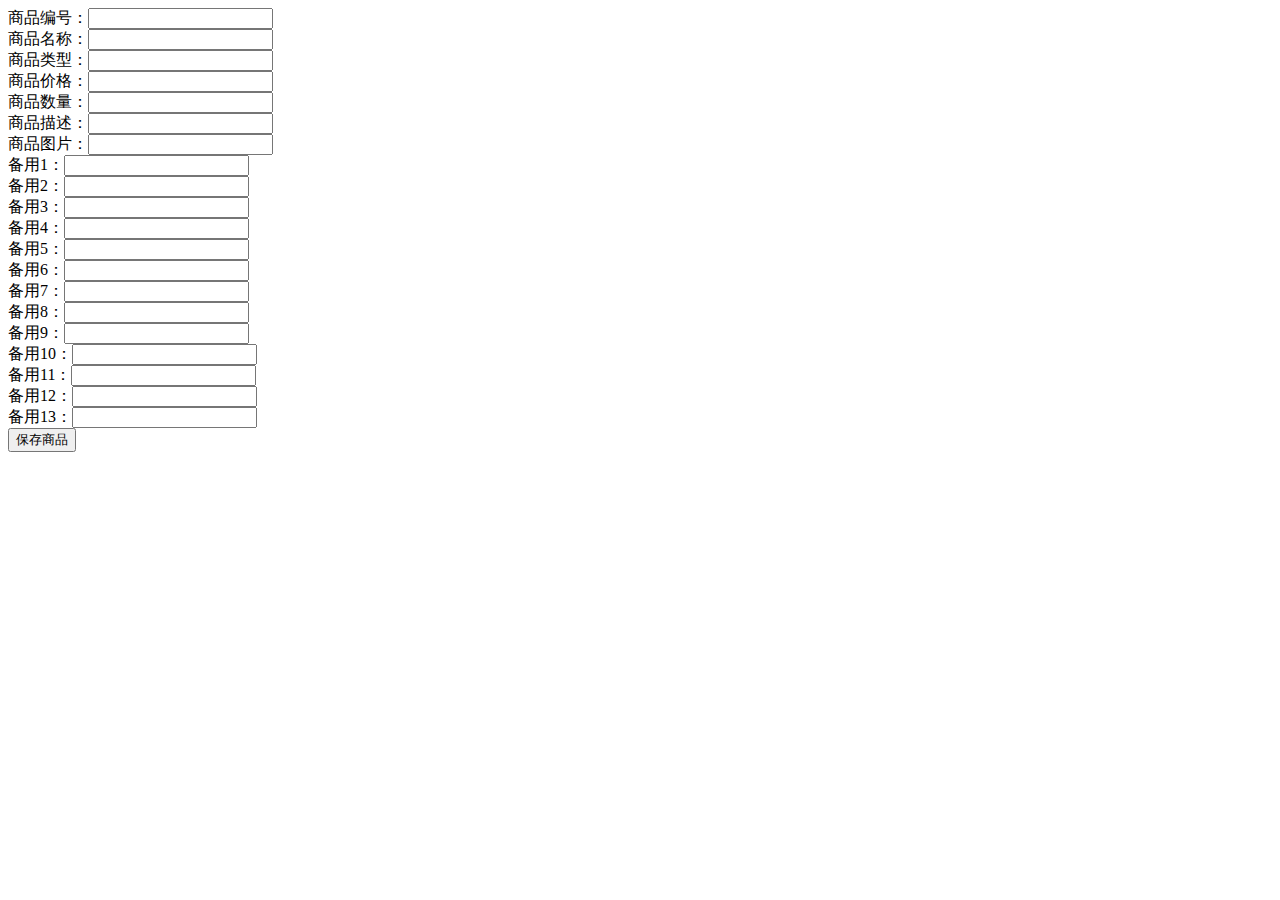
<file: addGoods.html>
<!DOCTYPE html>
<html>
	<head>
		<meta charset="utf-8" />
		<title></title>
	</head>
	<body>
	<form action="php/saveGoods.php" method="post">
		商品编号：<input type="text" name="goodsId" /><br/>
		商品名称：<input type="text" name="goodsName" /><br/>
		商品类型：<input type="text" name="goodsType" /><br/>
		商品价格：<input type="text" name="goodsPrice" /><br/>
		商品数量：<input type="text" name="goodsCount" /><br/>
		商品描述：<input type="text" name="goodsDesc" /><br/>
		商品图片：<input type="text" name="goodsImg" /><br/>
		备用1：<input type="text"  name="beiyong1" /><br/>
		备用2：<input type="text"  name="beiyong2" /><br/>
		备用3：<input type="text"  name="beiyong3" /><br/>
		备用4：<input type="text"  name="beiyong4" /><br/>
		备用5：<input type="text"  name="beiyong5" /><br/>
		备用6：<input type="text"  name="beiyong6" /><br/>
		备用7：<input type="text"  name="beiyong7" /><br/>
		备用8：<input type="text"  name="beiyong8" /><br/>
		备用9：<input type="text"  name="beiyong9" /><br/>
		备用10：<input type="text" name="beiyong10" /><br/>
		备用11：<input type="text" name="beiyong11" /><br/>
		备用12：<input type="text" name="beiyong12" /><br/>
		备用13：<input type="text" name="beiyong13" /><br/>
		<input type="submit" value="保存商品" />
	</form>
		
	</body>
</html>
</file>
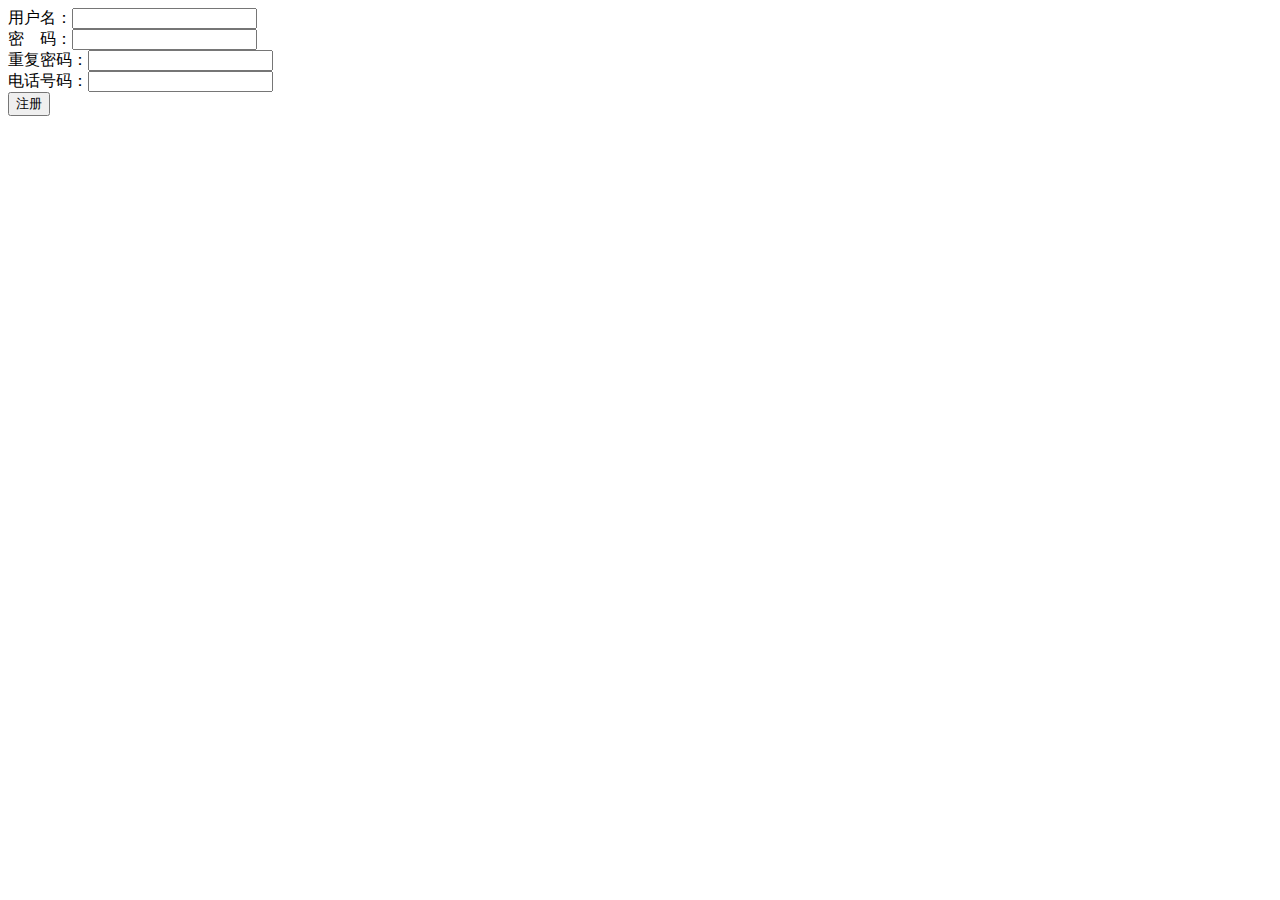
<file: reg.html>
<!DOCTYPE html>
<html lang="en">
<head>
    <meta charset="UTF-8">
    <title>Title</title>

</head>
<body>
	<!--action：表示希望哪个服务器端代码进行处理，即php文件名-->
	<form action="regSave.php" method="post">
		用户名：<input type="text" name="userName"/><br/>
		密　码：<input type="password" name="userPass"/><br/>
		重复密码：<input type="password" name="userCheckPass"/><br/>
		电话号码：<input type="tel" name="userPhone"/><br/>
		<input type="submit" value="注册"/>
	</form>
</body>
</html>
</file>
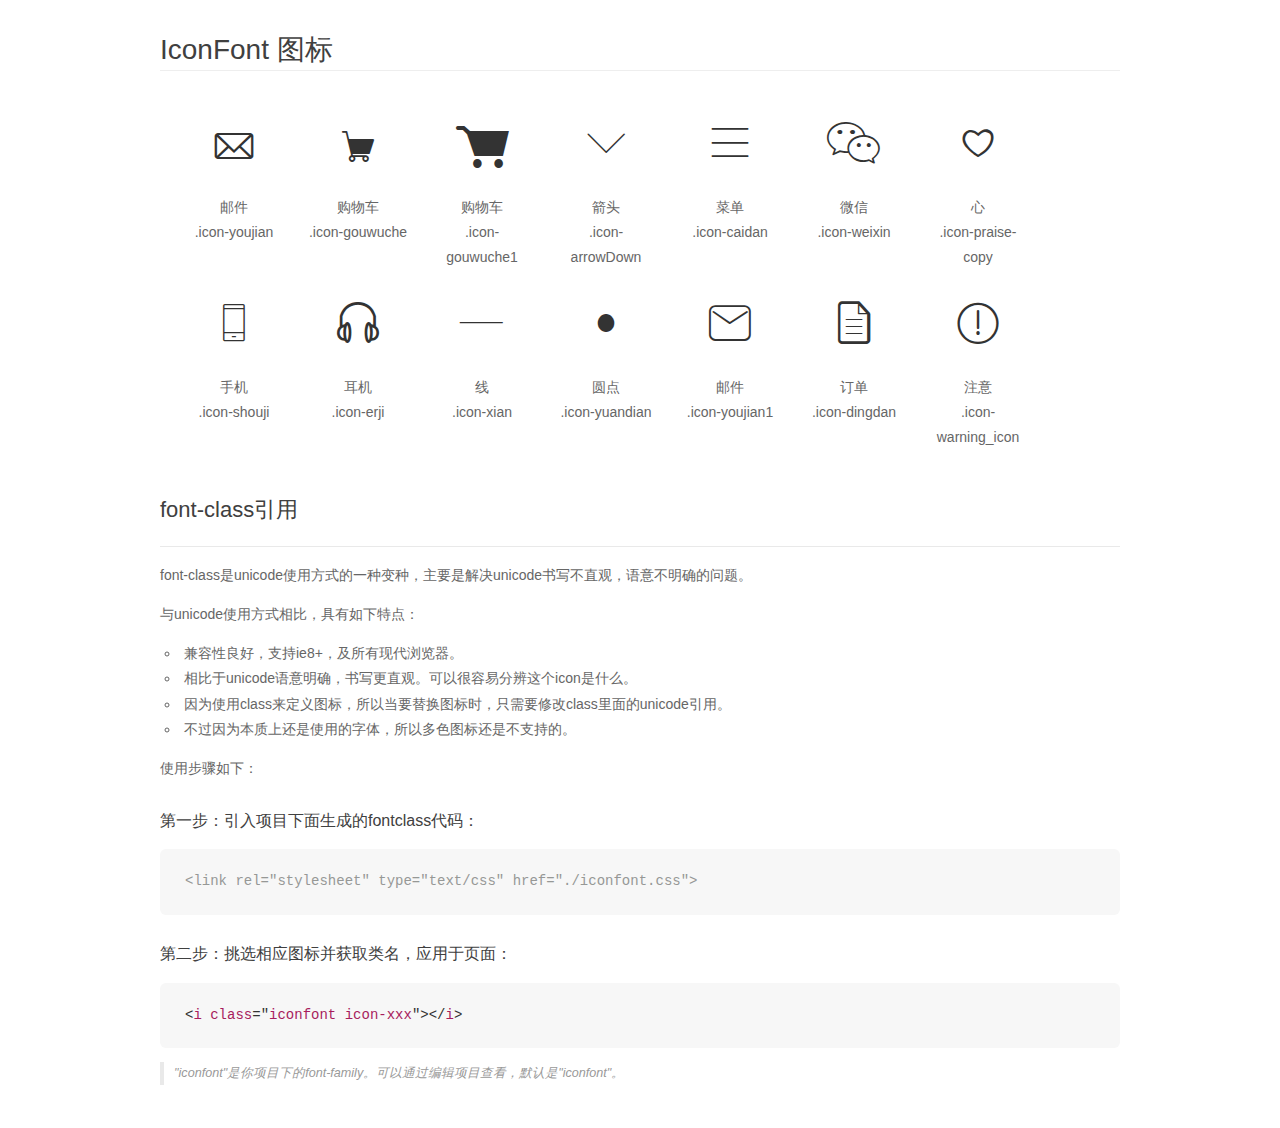
<file: font/demo_fontclass.html>
<!DOCTYPE html>
<html>
<head>
    <meta charset="utf-8"/>
    <title>IconFont</title>
    <link rel="stylesheet" href="demo.css">
    <link rel="stylesheet" href="iconfont.css">
</head>
<body>
    <div class="main markdown">
        <h1>IconFont 图标</h1>
        <ul class="icon_lists clear">
            
                <li>
                <i class="icon iconfont icon-youjian"></i>
                    <div class="name">邮件</div>
                    <div class="fontclass">.icon-youjian</div>
                </li>
            
                <li>
                <i class="icon iconfont icon-gouwuche"></i>
                    <div class="name">购物车</div>
                    <div class="fontclass">.icon-gouwuche</div>
                </li>
            
                <li>
                <i class="icon iconfont icon-gouwuche1"></i>
                    <div class="name">购物车</div>
                    <div class="fontclass">.icon-gouwuche1</div>
                </li>
            
                <li>
                <i class="icon iconfont icon-arrowDown"></i>
                    <div class="name">箭头</div>
                    <div class="fontclass">.icon-arrowDown</div>
                </li>
            
                <li>
                <i class="icon iconfont icon-caidan"></i>
                    <div class="name">菜单</div>
                    <div class="fontclass">.icon-caidan</div>
                </li>
            
                <li>
                <i class="icon iconfont icon-weixin"></i>
                    <div class="name">微信</div>
                    <div class="fontclass">.icon-weixin</div>
                </li>
            
                <li>
                <i class="icon iconfont icon-praise-copy"></i>
                    <div class="name">心</div>
                    <div class="fontclass">.icon-praise-copy</div>
                </li>
            
                <li>
                <i class="icon iconfont icon-shouji"></i>
                    <div class="name">手机</div>
                    <div class="fontclass">.icon-shouji</div>
                </li>
            
                <li>
                <i class="icon iconfont icon-erji"></i>
                    <div class="name">耳机</div>
                    <div class="fontclass">.icon-erji</div>
                </li>
            
                <li>
                <i class="icon iconfont icon-xian"></i>
                    <div class="name">线</div>
                    <div class="fontclass">.icon-xian</div>
                </li>
            
                <li>
                <i class="icon iconfont icon-yuandian"></i>
                    <div class="name">圆点</div>
                    <div class="fontclass">.icon-yuandian</div>
                </li>
            
                <li>
                <i class="icon iconfont icon-youjian1"></i>
                    <div class="name">邮件</div>
                    <div class="fontclass">.icon-youjian1</div>
                </li>
            
                <li>
                <i class="icon iconfont icon-dingdan"></i>
                    <div class="name">订单</div>
                    <div class="fontclass">.icon-dingdan</div>
                </li>
            
                <li>
                <i class="icon iconfont icon-warning_icon"></i>
                    <div class="name">注意</div>
                    <div class="fontclass">.icon-warning_icon</div>
                </li>
            
        </ul>

        <h2 id="font-class-">font-class引用</h2>
        <hr>

        <p>font-class是unicode使用方式的一种变种，主要是解决unicode书写不直观，语意不明确的问题。</p>
        <p>与unicode使用方式相比，具有如下特点：</p>
        <ul>
        <li>兼容性良好，支持ie8+，及所有现代浏览器。</li>
        <li>相比于unicode语意明确，书写更直观。可以很容易分辨这个icon是什么。</li>
        <li>因为使用class来定义图标，所以当要替换图标时，只需要修改class里面的unicode引用。</li>
        <li>不过因为本质上还是使用的字体，所以多色图标还是不支持的。</li>
        </ul>
        <p>使用步骤如下：</p>
        <h3 id="-fontclass-">第一步：引入项目下面生成的fontclass代码：</h3>


        <pre><code class="lang-js hljs javascript"><span class="hljs-comment">&lt;link rel="stylesheet" type="text/css" href="./iconfont.css"&gt;</span></code></pre>
        <h3 id="-">第二步：挑选相应图标并获取类名，应用于页面：</h3>
        <pre><code class="lang-css hljs">&lt;<span class="hljs-selector-tag">i</span> <span class="hljs-selector-tag">class</span>="<span class="hljs-selector-tag">iconfont</span> <span class="hljs-selector-tag">icon-xxx</span>"&gt;&lt;/<span class="hljs-selector-tag">i</span>&gt;</code></pre>
        <blockquote>
        <p>"iconfont"是你项目下的font-family。可以通过编辑项目查看，默认是"iconfont"。</p>
        </blockquote>
    </div>
</body>
</html>
</file>
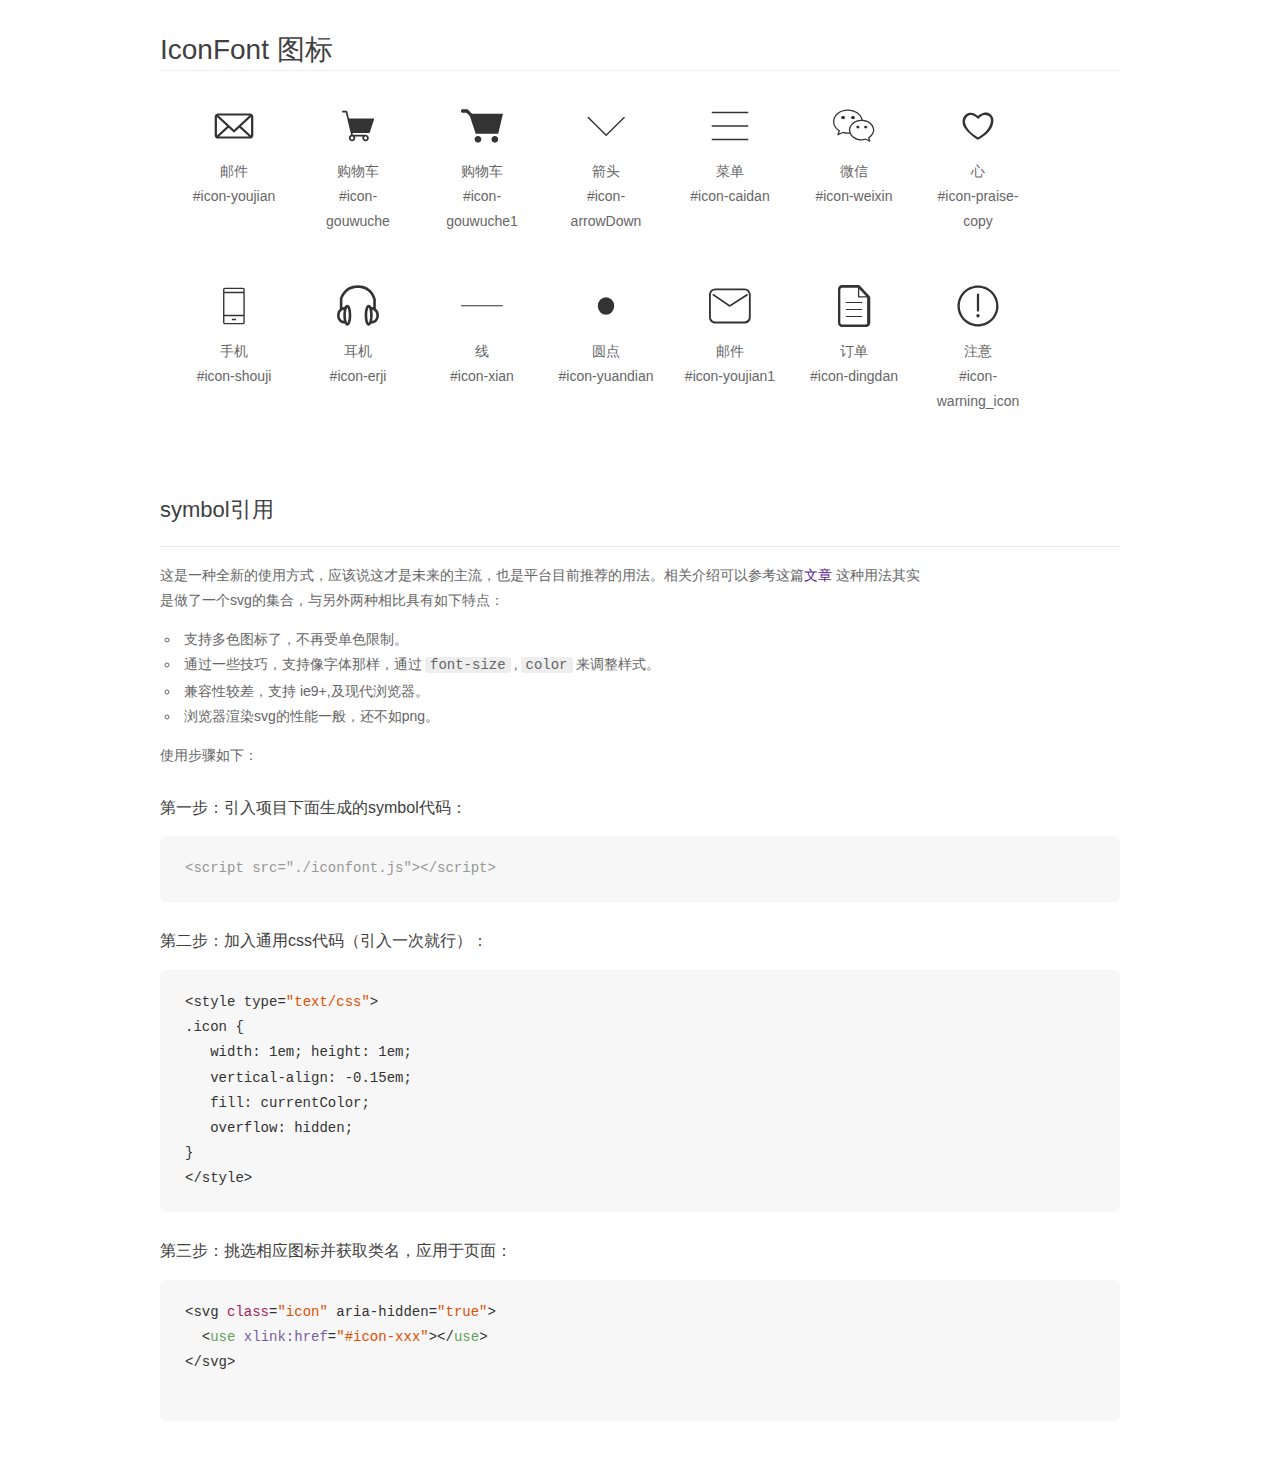
<file: font/demo_symbol.html>
<!DOCTYPE html>
<html>
<head>
    <meta charset="utf-8"/>
    <title>IconFont</title>
    <link rel="stylesheet" href="demo.css">
    <script src="iconfont.js"></script>

    <style type="text/css">
        .icon {
          /* 通过设置 font-size 来改变图标大小 */
          width: 1em; height: 1em;
          /* 图标和文字相邻时，垂直对齐 */
          vertical-align: -0.15em;
          /* 通过设置 color 来改变 SVG 的颜色/fill */
          fill: currentColor;
          /* path 和 stroke 溢出 viewBox 部分在 IE 下会显示
             normalize.css 中也包含这行 */
          overflow: hidden;
        }

    </style>
</head>
<body>
    <div class="main markdown">
        <h1>IconFont 图标</h1>
        <ul class="icon_lists clear">
            
                <li>
                    <svg class="icon" aria-hidden="true">
                        <use xlink:href="#icon-youjian"></use>
                    </svg>
                    <div class="name">邮件</div>
                    <div class="fontclass">#icon-youjian</div>
                </li>
            
                <li>
                    <svg class="icon" aria-hidden="true">
                        <use xlink:href="#icon-gouwuche"></use>
                    </svg>
                    <div class="name">购物车</div>
                    <div class="fontclass">#icon-gouwuche</div>
                </li>
            
                <li>
                    <svg class="icon" aria-hidden="true">
                        <use xlink:href="#icon-gouwuche1"></use>
                    </svg>
                    <div class="name">购物车</div>
                    <div class="fontclass">#icon-gouwuche1</div>
                </li>
            
                <li>
                    <svg class="icon" aria-hidden="true">
                        <use xlink:href="#icon-arrowDown"></use>
                    </svg>
                    <div class="name">箭头</div>
                    <div class="fontclass">#icon-arrowDown</div>
                </li>
            
                <li>
                    <svg class="icon" aria-hidden="true">
                        <use xlink:href="#icon-caidan"></use>
                    </svg>
                    <div class="name">菜单</div>
                    <div class="fontclass">#icon-caidan</div>
                </li>
            
                <li>
                    <svg class="icon" aria-hidden="true">
                        <use xlink:href="#icon-weixin"></use>
                    </svg>
                    <div class="name">微信</div>
                    <div class="fontclass">#icon-weixin</div>
                </li>
            
                <li>
                    <svg class="icon" aria-hidden="true">
                        <use xlink:href="#icon-praise-copy"></use>
                    </svg>
                    <div class="name">心</div>
                    <div class="fontclass">#icon-praise-copy</div>
                </li>
            
                <li>
                    <svg class="icon" aria-hidden="true">
                        <use xlink:href="#icon-shouji"></use>
                    </svg>
                    <div class="name">手机</div>
                    <div class="fontclass">#icon-shouji</div>
                </li>
            
                <li>
                    <svg class="icon" aria-hidden="true">
                        <use xlink:href="#icon-erji"></use>
                    </svg>
                    <div class="name">耳机</div>
                    <div class="fontclass">#icon-erji</div>
                </li>
            
                <li>
                    <svg class="icon" aria-hidden="true">
                        <use xlink:href="#icon-xian"></use>
                    </svg>
                    <div class="name">线</div>
                    <div class="fontclass">#icon-xian</div>
                </li>
            
                <li>
                    <svg class="icon" aria-hidden="true">
                        <use xlink:href="#icon-yuandian"></use>
                    </svg>
                    <div class="name">圆点</div>
                    <div class="fontclass">#icon-yuandian</div>
                </li>
            
                <li>
                    <svg class="icon" aria-hidden="true">
                        <use xlink:href="#icon-youjian1"></use>
                    </svg>
                    <div class="name">邮件</div>
                    <div class="fontclass">#icon-youjian1</div>
                </li>
            
                <li>
                    <svg class="icon" aria-hidden="true">
                        <use xlink:href="#icon-dingdan"></use>
                    </svg>
                    <div class="name">订单</div>
                    <div class="fontclass">#icon-dingdan</div>
                </li>
            
                <li>
                    <svg class="icon" aria-hidden="true">
                        <use xlink:href="#icon-warning_icon"></use>
                    </svg>
                    <div class="name">注意</div>
                    <div class="fontclass">#icon-warning_icon</div>
                </li>
            
        </ul>


        <h2 id="symbol-">symbol引用</h2>
        <hr>

        <p>这是一种全新的使用方式，应该说这才是未来的主流，也是平台目前推荐的用法。相关介绍可以参考这篇<a href="">文章</a>
        这种用法其实是做了一个svg的集合，与另外两种相比具有如下特点：</p>
        <ul>
          <li>支持多色图标了，不再受单色限制。</li>
          <li>通过一些技巧，支持像字体那样，通过<code>font-size</code>,<code>color</code>来调整样式。</li>
          <li>兼容性较差，支持 ie9+,及现代浏览器。</li>
          <li>浏览器渲染svg的性能一般，还不如png。</li>
        </ul>
        <p>使用步骤如下：</p>
        <h3 id="-symbol-">第一步：引入项目下面生成的symbol代码：</h3>
        <pre><code class="lang-js hljs javascript"><span class="hljs-comment">&lt;script src="./iconfont.js"&gt;&lt;/script&gt;</span></code></pre>
        <h3 id="-css-">第二步：加入通用css代码（引入一次就行）：</h3>
        <pre><code class="lang-js hljs javascript">&lt;style type=<span class="hljs-string">"text/css"</span>&gt;
.icon {
   width: <span class="hljs-number">1</span>em; height: <span class="hljs-number">1</span>em;
   vertical-align: <span class="hljs-number">-0.15</span>em;
   fill: currentColor;
   overflow: hidden;
}
&lt;<span class="hljs-regexp">/style&gt;</span></code></pre>
        <h3 id="-">第三步：挑选相应图标并获取类名，应用于页面：</h3>
        <pre><code class="lang-js hljs javascript">&lt;svg <span class="hljs-class"><span class="hljs-keyword">class</span></span>=<span class="hljs-string">"icon"</span> aria-hidden=<span class="hljs-string">"true"</span>&gt;<span class="xml"><span class="hljs-tag">
  &lt;<span class="hljs-name">use</span> <span class="hljs-attr">xlink:href</span>=<span class="hljs-string">"#icon-xxx"</span>&gt;</span><span class="hljs-tag">&lt;/<span class="hljs-name">use</span>&gt;</span>
</span>&lt;<span class="hljs-regexp">/svg&gt;
        </span></code></pre>
    </div>
</body>
</html>
</file>
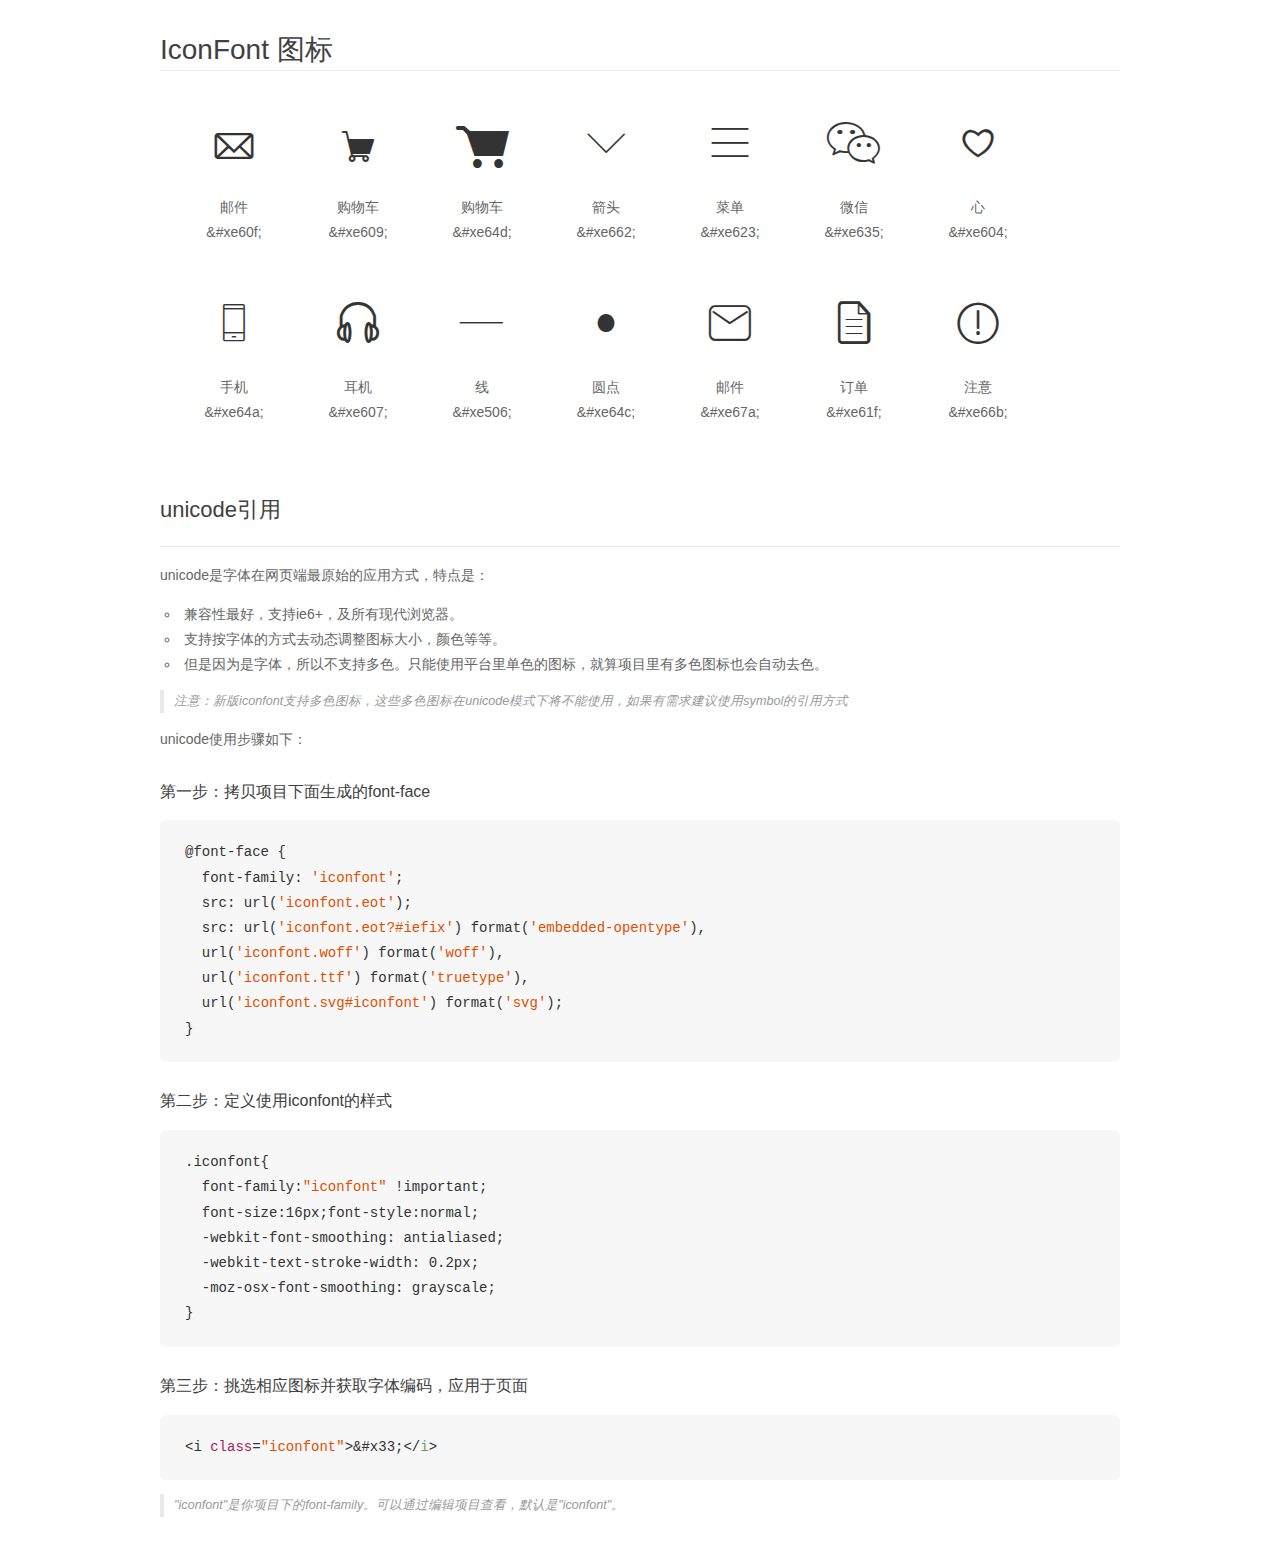
<file: font/demo_unicode.html>
<!DOCTYPE html>
<html>
<head>
    <meta charset="utf-8"/>
    <title>IconFont</title>
    <link rel="stylesheet" href="demo.css">

    <style type="text/css">

        @font-face {font-family: "iconfont";
          src: url('iconfont.eot'); /* IE9*/
          src: url('iconfont.eot#iefix') format('embedded-opentype'), /* IE6-IE8 */
          url('iconfont.woff') format('woff'), /* chrome, firefox */
          url('iconfont.ttf') format('truetype'), /* chrome, firefox, opera, Safari, Android, iOS 4.2+*/
          url('iconfont.svg#iconfont') format('svg'); /* iOS 4.1- */
        }

        .iconfont {
          font-family:"iconfont" !important;
          font-size:16px;
          font-style:normal;
          -webkit-font-smoothing: antialiased;
          -webkit-text-stroke-width: 0.2px;
          -moz-osx-font-smoothing: grayscale;
        }

    </style>
</head>
<body>
    <div class="main markdown">
        <h1>IconFont 图标</h1>
        <ul class="icon_lists clear">
            
                <li>
                <i class="icon iconfont">&#xe60f;</i>
                    <div class="name">邮件</div>
                    <div class="code">&amp;#xe60f;</div>
                </li>
            
                <li>
                <i class="icon iconfont">&#xe609;</i>
                    <div class="name">购物车</div>
                    <div class="code">&amp;#xe609;</div>
                </li>
            
                <li>
                <i class="icon iconfont">&#xe64d;</i>
                    <div class="name">购物车</div>
                    <div class="code">&amp;#xe64d;</div>
                </li>
            
                <li>
                <i class="icon iconfont">&#xe662;</i>
                    <div class="name">箭头</div>
                    <div class="code">&amp;#xe662;</div>
                </li>
            
                <li>
                <i class="icon iconfont">&#xe623;</i>
                    <div class="name">菜单</div>
                    <div class="code">&amp;#xe623;</div>
                </li>
            
                <li>
                <i class="icon iconfont">&#xe635;</i>
                    <div class="name">微信</div>
                    <div class="code">&amp;#xe635;</div>
                </li>
            
                <li>
                <i class="icon iconfont">&#xe604;</i>
                    <div class="name">心</div>
                    <div class="code">&amp;#xe604;</div>
                </li>
            
                <li>
                <i class="icon iconfont">&#xe64a;</i>
                    <div class="name">手机</div>
                    <div class="code">&amp;#xe64a;</div>
                </li>
            
                <li>
                <i class="icon iconfont">&#xe607;</i>
                    <div class="name">耳机</div>
                    <div class="code">&amp;#xe607;</div>
                </li>
            
                <li>
                <i class="icon iconfont">&#xe506;</i>
                    <div class="name">线</div>
                    <div class="code">&amp;#xe506;</div>
                </li>
            
                <li>
                <i class="icon iconfont">&#xe64c;</i>
                    <div class="name">圆点</div>
                    <div class="code">&amp;#xe64c;</div>
                </li>
            
                <li>
                <i class="icon iconfont">&#xe67a;</i>
                    <div class="name">邮件</div>
                    <div class="code">&amp;#xe67a;</div>
                </li>
            
                <li>
                <i class="icon iconfont">&#xe61f;</i>
                    <div class="name">订单</div>
                    <div class="code">&amp;#xe61f;</div>
                </li>
            
                <li>
                <i class="icon iconfont">&#xe66b;</i>
                    <div class="name">注意</div>
                    <div class="code">&amp;#xe66b;</div>
                </li>
            
        </ul>
        <h2 id="unicode-">unicode引用</h2>
        <hr>

        <p>unicode是字体在网页端最原始的应用方式，特点是：</p>
        <ul>
        <li>兼容性最好，支持ie6+，及所有现代浏览器。</li>
        <li>支持按字体的方式去动态调整图标大小，颜色等等。</li>
        <li>但是因为是字体，所以不支持多色。只能使用平台里单色的图标，就算项目里有多色图标也会自动去色。</li>
        </ul>
        <blockquote>
        <p>注意：新版iconfont支持多色图标，这些多色图标在unicode模式下将不能使用，如果有需求建议使用symbol的引用方式</p>
        </blockquote>
        <p>unicode使用步骤如下：</p>
        <h3 id="-font-face">第一步：拷贝项目下面生成的font-face</h3>
        <pre><code class="lang-js hljs javascript">@font-face {
  font-family: <span class="hljs-string">'iconfont'</span>;
  src: url(<span class="hljs-string">'iconfont.eot'</span>);
  src: url(<span class="hljs-string">'iconfont.eot?#iefix'</span>) format(<span class="hljs-string">'embedded-opentype'</span>),
  url(<span class="hljs-string">'iconfont.woff'</span>) format(<span class="hljs-string">'woff'</span>),
  url(<span class="hljs-string">'iconfont.ttf'</span>) format(<span class="hljs-string">'truetype'</span>),
  url(<span class="hljs-string">'iconfont.svg#iconfont'</span>) format(<span class="hljs-string">'svg'</span>);
}
</code></pre>
        <h3 id="-iconfont-">第二步：定义使用iconfont的样式</h3>
        <pre><code class="lang-js hljs javascript">.iconfont{
  font-family:<span class="hljs-string">"iconfont"</span> !important;
  font-size:<span class="hljs-number">16</span>px;font-style:normal;
  -webkit-font-smoothing: antialiased;
  -webkit-text-stroke-width: <span class="hljs-number">0.2</span>px;
  -moz-osx-font-smoothing: grayscale;
}
</code></pre>
        <h3 id="-">第三步：挑选相应图标并获取字体编码，应用于页面</h3>
        <pre><code class="lang-js hljs javascript">&lt;i <span class="hljs-class"><span class="hljs-keyword">class</span></span>=<span class="hljs-string">"iconfont"</span>&gt;&amp;#x33;<span class="xml"><span class="hljs-tag">&lt;/<span class="hljs-name">i</span>&gt;</span></span></code></pre>

        <blockquote>
        <p>"iconfont"是你项目下的font-family。可以通过编辑项目查看，默认是"iconfont"。</p>
        </blockquote>
    </div>


</body>
</html>
</file>
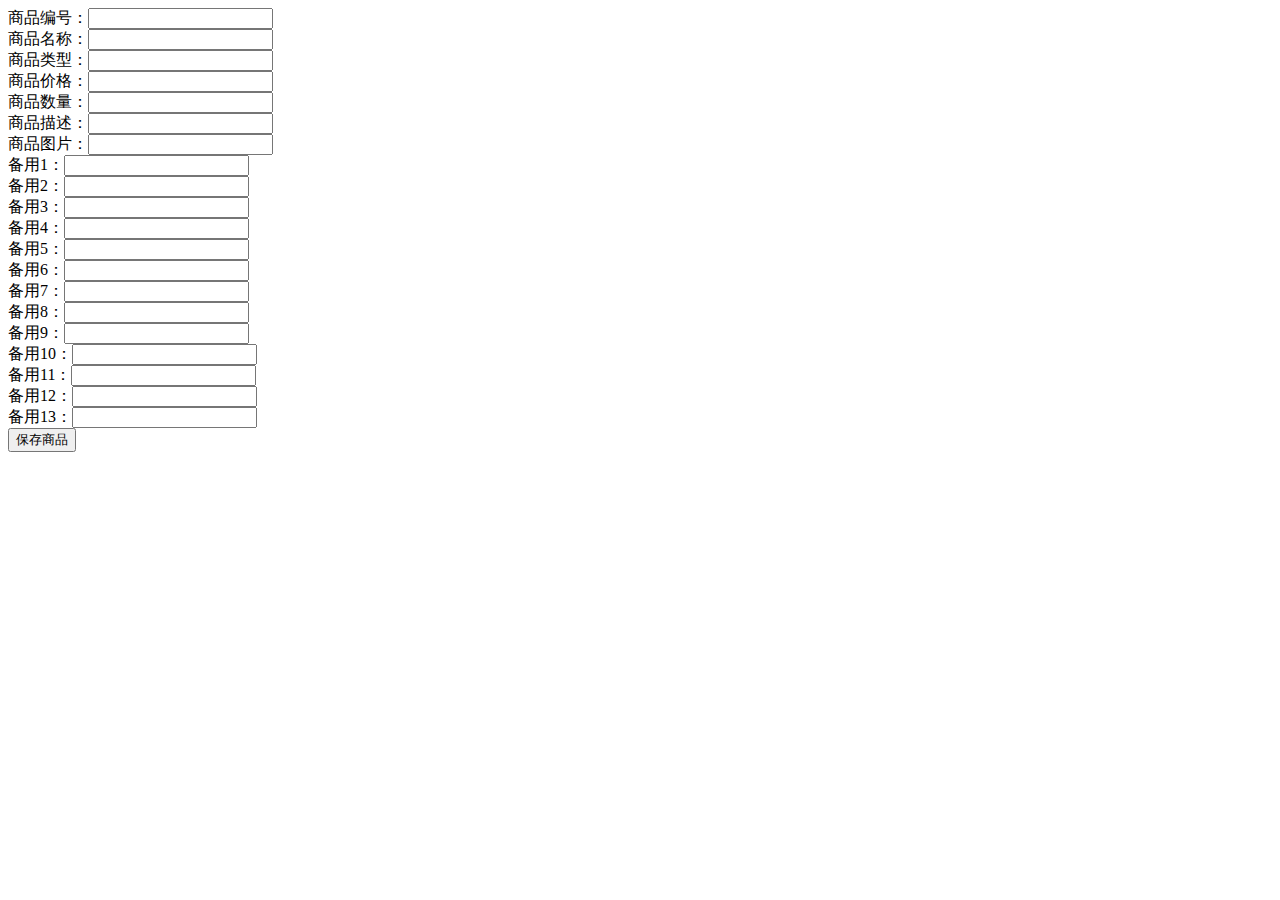
<file: html/addGoods.html>
<!DOCTYPE html>
<html>
	<head>
		<meta charset="utf-8" />
		<title></title>
	</head>
	<body>
	<form action="../php/saveGoods.php" method="post">
		商品编号：<input type="text" name="goodsId" /><br/>
		商品名称：<input type="text" name="goodsName" /><br/>
		商品类型：<input type="text" name="goodsType" /><br/>
		商品价格：<input type="text" name="goodsPrice" /><br/>
		商品数量：<input type="text" name="goodsCount" /><br/>
		商品描述：<input type="text" name="goodsDesc" /><br/>
		商品图片：<input type="text" name="goodsImg" /><br/>
		备用1：<input type="text"  name="beiyong1" /><br/>
		备用2：<input type="text"  name="beiyong2" /><br/>
		备用3：<input type="text"  name="beiyong3" /><br/>
		备用4：<input type="text"  name="beiyong4" /><br/>
		备用5：<input type="text"  name="beiyong5" /><br/>
		备用6：<input type="text"  name="beiyong6" /><br/>
		备用7：<input type="text"  name="beiyong7" /><br/>
		备用8：<input type="text"  name="beiyong8" /><br/>
		备用9：<input type="text"  name="beiyong9" /><br/>
		备用10：<input type="text" name="beiyong10" /><br/>
		备用11：<input type="text" name="beiyong11" /><br/>
		备用12：<input type="text" name="beiyong12" /><br/>
		备用13：<input type="text" name="beiyong13" /><br/>
		<input type="submit" value="保存商品" />
	</form>
		
	</body>
</html>
</file>
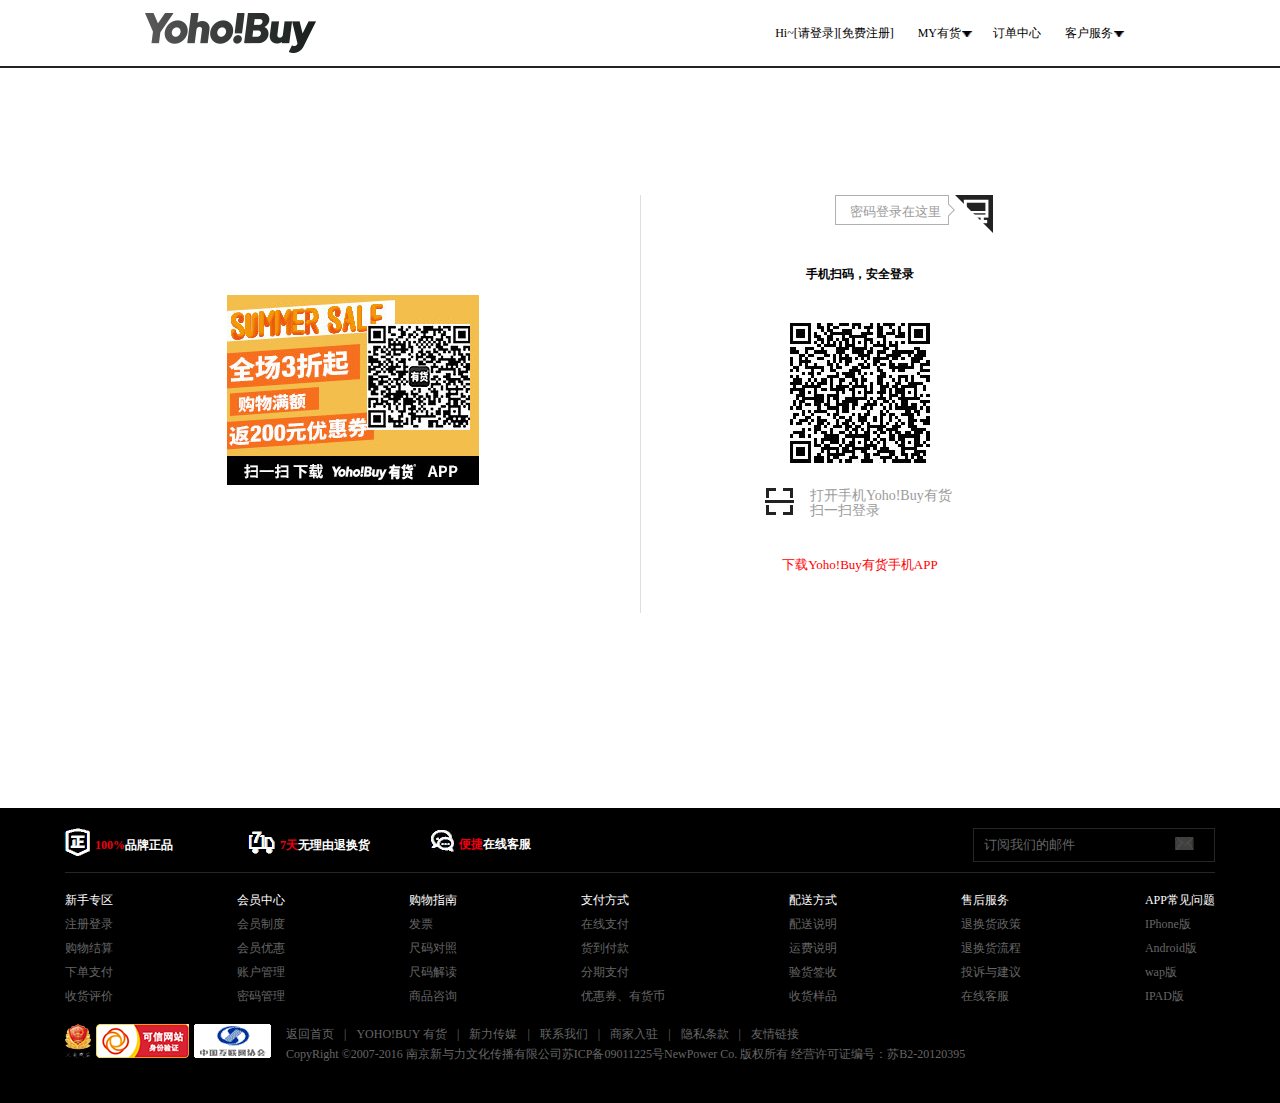
<file: html/denglu.html>
<!doctype html>
<html>
<head>
<meta charset="utf-8">
<title>用户登录</title>
<link href="../css/public.css" rel="stylesheet" type="text/css">
<link href="../css/denglu.css" rel="stylesheet" type="text/css">
</head>
<body>
<header>
	<div class="header-inner clear">
    	<h2 class="logo"><a href="index.html"><img src="../images/logo-en.png"/></a></h2>
        <ul class="header-tool">
            <li><span>Hi~</span><a href="denglu.html">[请登录]</a><a href="zhuce.html">[免费注册]</a></li>
            <li class="has"><span><a href="denglu.html">MY有货</a><img class="san" src="../images/sanjiao.png"/>
            <div id="hasTool" class="tool-select">
            	<a href="denglu.html">我的收藏</a><a href="denglu.html">优惠券</a>
            </div>
            </li>
            
            <li><a href="#">订单中心</a></li>
            <li class="client"><span><a href="#">客户服务</a></span><img class="san" src="../images/sanjiao.png"/>
            <div id="tool-select" class="tool-select">
            	<a href="#">在线客服</a><a href="#">帮助中心</a>
            </div>
            </li>
        </ul>
    </div>
</header>
<section id="logIn" class="margin">
	<div class="passport">
    	<div class="cover">
        	<a href="#"><img src="../images/img1.jpg"/></a>
        </div>
    </div>
    <div class="content">
    	<ul class="log">
        	<div class="select">
            	<div id="device"></div>
                <div class="type-tip">
                	<div id="device-tip1" class="device-tip">密码登录在这里</div>
                	<div id="device-tip2" class="device-tip" style="display:none;">扫码登录更安全</div>
                </div>
            </div>
            <div class="mobile-login">
            	<li class="logTitle"><div>手机扫码，安全登录</div></li>
                <li class="center">
                	<div id="placeholder"></div>
                    
                </li>
                <li class="relative">
                	<div>
                    	<i class="scan"></i>
                        <p class="scan-font">打开手机Yoho!Buy有货</p>
                        <p class="scan-font">扫一扫登录</p>
                    </div>
                </li>
                <li class="relative">
                	<div class="center">
                    	<a href="#" class="download-link">下载Yoho!Buy有货手机APP</a>
                    </div>
                </li>
            </div>
			<div class="desktop-login">
				<li class="relative clear">
					<h2 class="title">会员登录</h2>
					<span id="country-code" class="country-code">
						<em id="guojia">中国 +86</em><i class="iconfont"><img src="../images/xiajiantou.png"/></i>
						<ul id="country-list" class="country-list">
							<li>澳大利亚 +61</li>
							<li>韩国 +82</li>
							<li>加拿大 +1</li>
							<li>马来西亚 +60</li>
							<li>美国 +1</li>
							<li>日本 +81</li>
							<li>新加坡 +65</li>
							<li>英国 +61</li>
							<li selected="selected">中国 +86</li>
							<li>中国澳门 +853</li>
							<li>中国台湾 +886</li>
							<li>新加坡 +65</li>
							<li>中国香港 +852</li>
						</ul>
						
					</span>
				</li>
				<li class="relative">
					<div class="switch clear">
						<div id="putongdenglu" class="selected">普通登录</div>				
						<div id="shoujiyanzheng" class="right">手机验证码登录</div>				
					</div>
				</li>
				<li class="relative yincang">
					<input id="userId" class="input user" type="text" placeholder="请输入用户名"  name="userName"/>
					<span id="err-tip" class="err-tip" style="top:0px"></span>
					
				</li>				
				
				</li>
				<li class="relative yincang">
					<input id="password" class="input" type="password" maxlength="20" placeholder="密码"/>
				
				</li>               
                <li id="ph" class="ph">
                	<input id="phone" class="input1" value="" placeholder="手机号码" type="text"  />
					<span id="tips" class="tips"></span>
			   </li>
                <li id="check">
                	<div class="img-check">
                    	<div class="img-check-t clear">
                        	<span>请将下列图片点击翻转至正确方向</span>
                            <a href="#" onclick="reImg()" class="img-check-refresh">换一批</a>
                        </div>
                        <div class="img-check-b">
							<ul id="img-check-pics" class="img-check-pics">
								<li class="img-check-pic" onclick="changePosition()" style="background-position-x:0px;background-position-y:0px;"></li>
								<li class="img-check-pic" onclick="changePosition()" style="background-position-x:-60px;background-position-y:-60px;"></li>
								<li class="img-check-pic" onclick="changePosition()" style="background-position-x:-120px;background-position-y:-120px;"></li>
								<li class="img-check-pic" onclick="changePosition()" style="background-position-x:-180px;background-position-y:-180px;"></li>
							</ul>
							<span id="img-check-tip" class="img-check-tip"></span> 
						</div>
                    </div>
                </li>
				<li id="yanzhengCode" class="clear chec-code">
						<input id="message" class="input message" type="text" placeholder="短信验证码" maxlength="4"/>
						<input id="send" class="send" value="获取短信验证码" type="button" onclick="changeyzm()" /><span id="span"></span> 
						<span  id="tips1" class="tips" ></span>
				</li>
				
				<li class="relative">
					<a ><span id="btnLogin" class="login-btn">登录</span></a>
					<span id="errmsg"></span>
				</li>
				<li class="other-opts">
					<span class="remember-me">
						<input  type="checkbox" checked="checked"/>
						
						记住登录状态</span>
					<span class="right">
						<a href="#" class="forget-password">忘记密码? |</a>
						<a href="#" class="fast-reg">快速注册</a>
					</span>
				</li>
				<li class="third-party-login">
					<a href="#" class="forget-password"><span class="icon weixin"></span></a>
					<a href="#" class="forget-password"><span class="icon qq"></span></a>
					<a href="#" class="forget-password"><span class="icon weibo"></span></a>
					<a href="#" class="forget-password"><span class="icon alipay"></span></a>
					<a href="#" class="forget-password"><span class="icon douban"></span></a>
					<a href="#" class="forget-password"><span class="icon renren"></span></a>			
				</li>
			</div>
			
		
        </ul>
    </div>
</section>
<footer>
	<div id="footer-t" class="margin clear">
    	<div class="left">
        	<i class="iconfont"><img src="../images/zheng.png"/></i><span class="red">100%</span><span class="rpzp">品牌正品</span>
        </div>
        <div class="left">
        	<i class="iconfont"><img src="../images/seven.png"/></i><span class="red">7天</span><span class="rpzp">无理由退换货</span>
        </div>
        <div class="left">
        	<i class="iconfont"><img src="../images/weixin.png"/></i><span class="red">便捷</span><span class="rpzp">在线客服</span>
        </div>
        <div class="right">
        	<input type="text" value="订阅我们的邮件"><a href="#"><i class="iconfont"><img src="../images/youjian.png"/></i></a>
        </div>
    </div>
	<div id="footer-m" class="margin">
    	<ul>
        	<li>
            	<p><span>新手专区</span></p>
                <p><a href="#">注册登录</a></p>
                <p><a href="#">购物结算</a></p>
                <p><a href="#">下单支付</a></p>
                <p><a href="#">收货评价</a></p>
            </li>
        	<li>
            	<p><span>会员中心</span></p>
                <p><a href="#">会员制度</a></p>
                <p><a href="#">会员优惠</a></p>
                <p><a href="#">账户管理</a></p>
                <p><a href="#">密码管理</a></p>
            </li>
            <li>
            	<p><span>购物指南</span></p>
                <p><a href="#">发票</a></p>
                <p><a href="#">尺码对照</a></p>
                <p><a href="#">尺码解读</a></p>
                <p><a href="#">商品咨询</a></p>
            </li>
            <li>
            	<p><span>支付方式</span></p>
                <p><a href="#">在线支付</a></p>
                <p><a href="#">货到付款</a></p>
                <p><a href="#">分期支付</a></p>
                <p><a href="#">优惠券、有货币</a></p>
            </li>
            <li>
            	<p><span>配送方式</span></p>
                <p><a href="#">配送说明</a></p>
                <p><a href="#">运费说明</a></p>
                <p><a href="#">验货签收</a></p>
                <p><a href="#">收货样品</a></p>
            </li>
            <li>
            	<p><span>售后服务</span></p>
                <p><a href="#">退换货政策</a></p>
                <p><a href="#">退换货流程</a></p>
                <p><a href="#">投诉与建议</a></p>
                <p><a href="#">在线客服</a></p>
            </li>
            <li>
            	<p><span>APP常见问题</span></p>
                <p><a href="#">IPhone版</a></p>
                <p><a href="#">Android版</a></p>
                <p><a href="#">wap版</a></p>
                <p><a href="#">IPAD版</a></p>
            </li>
        </ul>
    </div>
    <div id="footer-b" class="margin clear">
    	<a href="#"><img src="../images/footer1.png"/></a>
        <a href="#"><img src="../images/footer2.png"/></a>
        <a href="#"><img src="../images/footer3.png"/></a>
        <div class="about">
        	<p><a href="#">返回首页</a><span>|</span><a href="#">YOHO!BUY 有货</a><span>|</span><a href="#">新力传媒</a><span>|</span><a href="#">联系我们</a><span>|</span><a href="#">商家入驻</a><span>|</span><a href="#">隐私条款</a><span>|</span><a href="#">友情链接</a></p>
            <p>CopyRight &copy;2007-2016 南京新与力文化传播有限公司<a href="#">苏ICP备09011225号</a>NewPower Co. 版权所有 经营许可证编号：苏B2-20120395</p>
        </div>
    </div>
</footer>
<div id="show">
    <div class="qrcode-hover-box">
        <a href="#" class="layer-box"><span class="qrcode-img"></span></a>
        <div id="focusLeft" class="valign">
            <img src="../images/wechat.png" />
            <h5 class="qr-words">微信扫一扫</h5>
            <h5 class="qr-words">关注公众号，赢免单</h5>
        </div>
        <div id="downLoadAppRight" class="valign">
            <img src="../images/mobile.png" />
            <h5 class="qr-words">下载手机客户端</h5>
            <h5 class="qr-words">更多客户端</h5>
        </div>
    </div>
    
    <a href="denglu.html"><div class="return-top">^</div></a>
</div>

</body>
</html>
<script type="text/javascript" src="../js/tools.js"></script>
<script type="text/javascript" src="../js/jquery-1.8.3.min.js"></script>
<script type="text/javascript" src="../js/cookieTools.js" ></script>
<script type="text/javascript">
function changeyzm(){
	var i=0;
	var str="";
	while(i<4){
		var num1=parseInt(Math.random()*123);
		if((num1>=48 && num1<=57)||(num1>=65 && num1<=90)||(num1>=97 && num1<=122)){
			str+=String.fromCharCode(num1);
			i++;
		}
	}
	$("span").innerHTML=str;	
}
//改变验证码
function reImg(){
	var img = document.getElementsByClassName("img-check-pic");
	for(var i=0;i<img.length;i++){
		var num=parseInt(Math.random()*4)*60;
		console.log(num);
		img[i].style.cssText="background-position-x:-"+num+"px;background-position-y:-"+num+"px;"; 
	} 
}
var ord=0;
function changePosition(event){
	var e=event||window.event;
	console.log(e.target);
	ord+=60;
	if(ord>180){
		ord=0;
	}
	e.target.style.backgroundPositionX=-ord+"px";
}
function changePosition(event){
	var e=event||window.event;
	console.log(e.target);
	ord+=60;
	if(ord>180){
		ord=0;
	}
	e.target.style.backgroundPositionX=-ord+"px";
}
function changePosition(event){
	var e=event||window.event;
	console.log(e.target);
	ord+=60;
	if(ord>180){
		ord=0;
	}
	e.target.style.backgroundPositionX=-ord+"px";
}
function changePosition(event){
	var e=event||window.event;
	console.log(e.target);
	ord+=60;
	if(ord>180){
		ord=0;
	}
	e.target.style.backgroundPositionX=-ord+"px";
}
function changeyzm(){
	var imgs=document.getElementById("img-check-pics");
	var po0x=parseInt(imgs.children[0].style.backgroundPositionX);
	var po0y=parseInt(imgs.children[0].style.backgroundPositionY);
	var po1x=parseInt(imgs.children[1].style.backgroundPositionX);
	var po1y=parseInt(imgs.children[1].style.backgroundPositionY);
	var po2x=parseInt(imgs.children[2].style.backgroundPositionX);
	var po2y=parseInt(imgs.children[2].style.backgroundPositionY);
	var po3x=parseInt(imgs.children[3].style.backgroundPositionX);
	var po3y=parseInt(imgs.children[3].style.backgroundPositionY);
	if(po0x==-60&&po0y==0){
		if(po1x==-180&&po1y==-60){
			if(po2x==-120&&po2y==-120){
				if(po3x==0&&po3y==-180){
					var i=0;
					var str="";
					while(i<4){
						var num1=parseInt(Math.random()*123);
						if((num1>=48 && num1<=57)||(num1>=65 && num1<=90)||(num1>=97 && num1<=122)){
							str+=String.fromCharCode(num1);
							i++;
						}
					}
					$("span").innerHTML=str;
					$("img-check-tip").innerHTML="";	
				}
			}
		}			
	}else{
		$("img-check-tip").innerHTML="请将图形验证码翻转至正确方向";	
	}
	
}
//引入类库，使用类库中的正则封装函数验证表单 
window.onload=function(){
	$("putongdenglu").onclick=function(){
		$("putongdenglu").style.cssText="background-image:url(../images/sprite.passport.png);background-position:-311px -29px;color:#fff;";
		//$("shoujiyanzheng").style.cssText="background-image:url(../images/sprite.passport.png);background-position:-311px 0px;color:#000;";
		$("shoujiyanzheng").style.cssText="background-image:none";
	}
	$("shoujiyanzheng").onclick=function(){
		$("shoujiyanzheng").style.cssText="background-image:url(../images/sprite.passport.png);background-position:-311px -29px;color:#fff;";
		$("putongdenglu").style.cssText="background-image:url(../images/sprite.passport.png);background-position:-311px 0px;color:#000;";
	}
	$("phone").onblur=function(){//失去光标事件	
		var phone=$("phone").value;
		var phonetishi=checkAll("Phone",phone);
		if(phone==""){
			$("err-tip").style.cssText="display:block;top:210px;left:775.5px;";
			$("tips").innerHTML="请输入手机号码";
			return false;
		}else{
			$("err-tip").style.cssText="display:none";
			$("tips").innerHTML="";
		}
		if(!phonetishi){
			$("err-tip").style.cssText="display:block;top:210px;left:775.5px;";
			$("tips").innerHTML="手机号码格式不正确,请重新输入";
			$("phone").style.cssText="border-color:red";
			return false;
		}else{
			$("tips").innerHTML="";
			$("err-tip").style.cssText="display:none";
			$("phone").style.cssText="border-color:#dbdbdb;";
		}
	}

	$("message").onblur=function(){//验证码只能是4位数字字母			
		var message=$("message").value;
		var span=$("span").innerHTML;
		showCode=message.toLowerCase();//全部转小写
		span=span.toLowerCase();
		var showCodetishi=checkAll("showCode",message);
		if(message==""){
			$("err-tip").style.cssText="display:block;top:392px;left:716.5px;";
			$("tips1").innerHTML="请输入验证码";
			return false;
		}else{
			$("err-tip").style.cssText="display:none";
			$("tips1").innerHTML="";
			$("message").style.cssText="border-color:#dbdbdb";
		}
		if(!showCodetishi){
			$("err-tip").style.cssText="display:block;top:392px;left:716.5px;";
			$("tips1").innerHTML="短信验证码错误";
			$("message").style.cssText="border-color:red";
			return false;
		}else if(span!=showCode){
			$("err-tip").style.cssText="display:block;top:392px;left:716.5px;";
			$("tips1").innerHTML="验证码错误";
			$("message").style.cssText="border-color:red";
		}else{

			$("err-tip").style.cssText="display:block;top:392px;left:716.5px;";
			$("tips1").innerHTML="通过验证";
			$("message").style.cssText="border-color:#dbdbdb;";			
		}	
	}
	$("userId").onblur=function(){//失去光标事件	
		var userId=$("userId").value;
		var userIdtishi=checkAll("username",userId);
		if(userId==""){
			$("err-tip").style.cssText="display:block;top:8px;left:285px;";
			$("err-tip").innerHTML="请输入用户名";
			return false;
		}else{
			$("err-tip").style.cssText="display:none";
		}
		if(!userIdtishi){
			$("err-tip").style.cssText="display:block;top:0px;left:285px;";
			$("err-tip").innerHTML="用户名只能使用数字字母下划线";
			$("userId").style.cssText="border-color:red";
			return false;
		}else{
			$("err-tip").style.cssText="display:none";
			$("userId").style.cssText="border-color:#dbdbdb;";
		}
	}
	$("password").onblur=function(){//失去光标事件	
		var password=$("password").value;
		var pwdtishi=checkAll("password",password);
		if(password==""){
			$("err-tip").style.cssText="display:block;top:70px;left:285px;";
			$("err-tip").innerHTML="请输入密码";
			return false;
		}else{
			$("err-tip").innerHTML="请输入长度为6-20字符的密码";
		}
		if(!pwdtishi){
			$("err-tip").style.cssText="display:block;top:70px;left:285px;";
			$("err-tip").innerHTML="密码格式不正确，请重新输入";
			$("password").style.cssText="border-color:red";
			return false;
		}else{
			$("err-tip").innerHTML="";
			$("password").style.cssText="border-color:#dbdbdb;";
		}
	}

	$("btnLogin").onclick=function(){
		var uname=$("userId").value;
		var upws=$("password").value;
		var date=new Date();
		date.setDate(date.getDate()+7);
		document.cookie="uname="+uname+"; expires="+date.toGMTString();
		document.cookie="upws="+upws+"; expires="+date.toGMTString();
	};
//页面加载时读取cookie
	var arr=document.cookie.split("; ");//uname=zhang
	var uname,upws;
	for(var i in arr){//uname=zhang
		var item=arr[i].split("=");//[uname,zhang]
		if(item[0]=="uname"){
			uname=item[1];
		}
		if(item[0]=="upws"){
			upws=item[1];
		}
	}


}


var jq = $.noConflict();

jq("#btnLogin").click(function(){
	jq.ajax({
		url:"../php/loginCheck.php",
		async:true,
		data:"userName="+jq('#userId').val()+"&userPass="+jq("#password").val(),
		type:"post",
		success:function(data){
			if(data=="1"){
				//保存cookie
				setCookie("userName",jq('#userId').val(),7);
				console.log(getCookie("userName"));
				
				location.href="index.html";
			}else{
				jq("#errmsg").html("亲，用户名或者密码错误，登录失败，请想好再输！");
			}
		}		
	});	
});
//国家码显示
jq(function(){	
	jq("#guojia").click(function(){
		jq(".country-list").toggle(300);
	});
});
//国家码选择
	jq("#country-list").delegate("li","click",function(){
		jq("#guojia")[0].innerHTML=this.innerHTML;
		jq("#country-list").toggle(500);
	});
//显示/隐藏密码登录
jq(function(){	
	jq("#device").click(function(){
		jq(".mobile-login").toggle();
		jq("#device-tip1").toggle();
		jq(".desktop-login").toggle();
		jq("#device-tip2").toggle();
	});
});

//点击普通登录，普通登录显示
jq("#putongdenglu").on("click", function() {
	jq('.yincang').show();
	jq('#ph').hide();
	jq('#check').hide();
	jq('#yanzhengCode').hide();
	
})

//点击手机验证，显示手机验证
jq("#shoujiyanzheng").on("click", function(){
	jq('#ph').show();
	jq('#check').show();
	jq('#yanzhengCode').show();
	jq('.yincang').hide();
	
})

 
//MY有货下拉菜单显示
jq(".has").on("mouseenter", function() {
                jq('#hasTool').show();
            })
jq(".has").on("mouseleave", function() {
                jq('#hasTool').hide();
            });
jq("#hasTool").on("mouseenter", function() {
                jq(this).show();
            })
jq("#hasTool").on("mouseleave", function() {
                jq(this).hide();
            });
//客户服务下拉菜单显示		
jq(".client").on("mouseenter", function() {
                jq('#tool-select').show();
            })
jq(".client").on("mouseleave", function() {
                jq('#tool-select').hide();
            });
jq("#tool-select").on("mouseenter", function() {
                jq(this).show();
            })
jq("#tool-select").on("mouseleave", function() {
                jq(this).hide();
            });
//二维码显示
jq(".qrcode-hover-box").on("mouseenter", function() {
                jq('#focusLeft').show();
                jq('#downLoadAppRight').show();
            })
jq(".qrcode-hover-box").on("mouseleave", function() {
                jq('#focusLeft').hide();
                jq('#downLoadAppRight').hide();
            });
jq("#focusLeft").on("mouseenter", function() {
                jq(this).show();
            })
jq("#downLoadAppRight").on("mouseenter", function() {
                jq(this).show();
            })
jq("#focusLeft").on("mouseleave", function() {
                jq(this).hide();
            });
jq("#downLoadAppRight").on("mouseleave", function() {
                jq(this).hide();
            });
//滚动一定高度，显示toTop
function show(){
	var mytop =jq(document).scrollTop();
	if (mytop>80){
		jq("#show").css({'display':'block'});
	} else if(mytop<=30){
		jq("#show").css({'display':'none'});
	}
	setTimeout(show);
}
show();
</script>
</file>
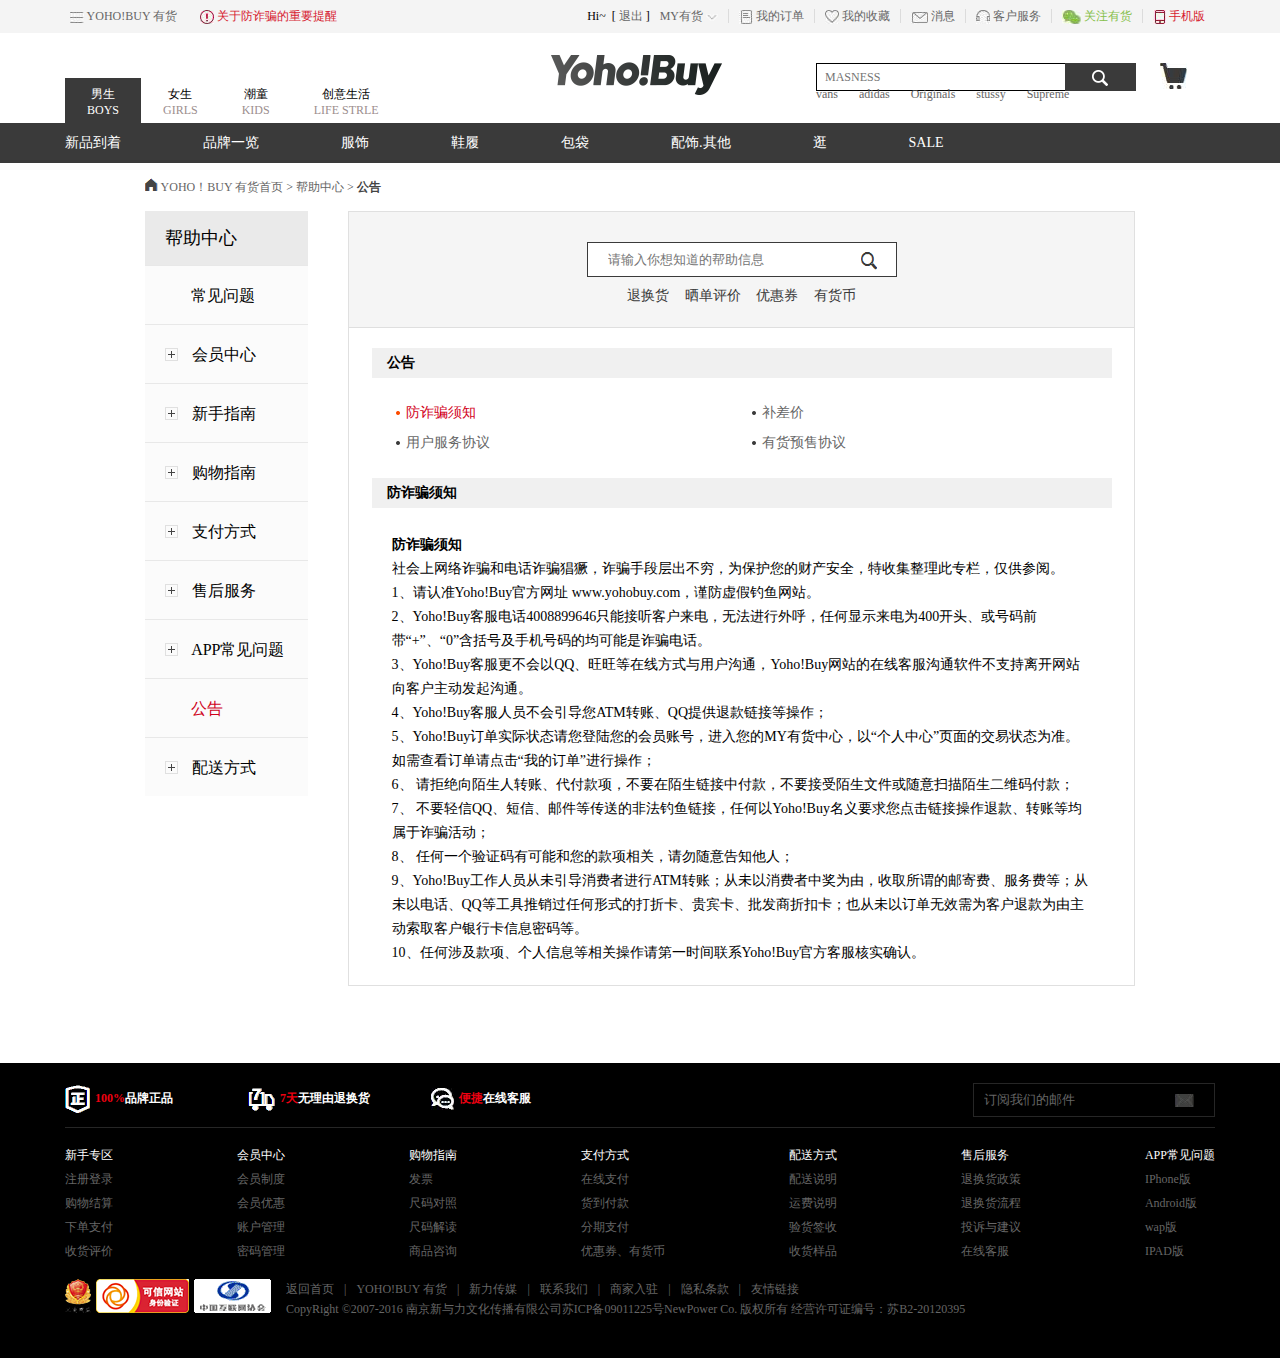
<file: html/gonggao.html>
<!doctype html>
<html>
<head>
<meta charset="utf-8">
<title>有货公告</title>
<link href="../css/public.css" rel="stylesheet" type="text/css">
<link href="../css/gonggao.css" rel="stylesheet" type="text/css">
</head>
<body>
<section id="top">
	<div class="margin clear">
    	<div class="top-l">
        	<i class="iconfont"><img src="../images/sanheng.png"/></i>
            <a href="#" class="linkone">YOHO!BUY 有货</a>
            	<ul class="group-list">
                	<li><a href="YOHO!.html" onmouseover="javascript:this.innerHTML='集团官网'" onmouseout="javascript:this.innerHTML='YOHO!'">YOHO!</a></li>
					<li><a href="#" onmouseover="javascript:this.innerHTML='男生潮流'" onmouseout="javascript:this.innerHTML='YOHO!BOYS'">YOHO!BOYS</a></li>
					<li><a href="#" onmouseover="javascript:this.innerHTML='女生潮流'" onmouseout="javascript:this.innerHTML='YOHO!GIRLS'">YOHO!GIRLS</a></li>
					<li><a href="#" onmouseover="javascript:this.innerHTML='物趣分享'" onmouseout="javascript:this.innerHTML='YOHO!SHOW'">YOHO!SHOW</a></li>
					<li><a href="#" onmouseover="javascript:this.innerHTML='潮流嘉年华'" onmouseout="javascript:this.innerHTML='YO'HOOD'">YO'HOOD</a></li>
                </ul>
            <a href="#" class="linktwo">
            	<i class="iconfont"><img src="../images/zhuyi.png"/></i>
            关于防诈骗的重要提醒</a>
        </div>
        <div class="top-r">
        	<ul>
            	<li class="te">
					<div id="loginBoxShow">
						<span>Hi~[&nbsp;</span><a href="denglu.html">请登录<span>&nbsp;]</span></a><a href="zhuce.html" class="te"><span>[&nbsp;</span>免费注册<span>&nbsp;]</span></a>
					</div>
					<div id="loginBoxHide">
						<span>Hi~&nbsp;</span><a class="userName" style="color:#000"></a>
						[&nbsp;<a id="tuichu" href="denglu.html">退出</a>&nbsp;]
					</div>
				</li>
                <li class="changeBg"><a href="#">MY有货
                	<i class="iconfont"><img src="../images/xiajiantou.png"/></i></a>
                </li>
                <li><a href="#"><i class="iconfont"><img src="../images/dingdan.png"/>&nbsp;</i>我的订单</a></li>
                <li><a href="#"><i class="iconfont"><img src="../images/xin.png"/>&nbsp;</i>我的收藏</a></li>
                <li><a href="#"><i class="iconfont"><img src="../images/xiaoxi.png"/>&nbsp;</i>消息</a></li>
                <li class="client"><a href="#"><i class="iconfont"><img src="../images/erji.png"/>&nbsp;</i>客户服务</a>
					<div id="tool-select" class="tool-select">
						<a href="#">在线客服</a><a href="#">帮助中心</a>
					</div>
				</li>
                <li class="wechat"><a href="#"><i class="iconfont"><img src="../images/guanzhu.png"/>&nbsp;</i>关注有货</a></li>
                <li class="phone"><a href="#"><i class="iconfont"><img src="../images/shouji.png"/>&nbsp;</i>手机版</a></li>
            </ul>
            <div id="focus" class="valign">
                <img src="../images/wechat.png" />
                <h5 class="qr-words">微信扫一扫</h5>
                <h5 class="qr-words">关注公众号，赢免单</h5>
            </div>
            <div id="downLoadApp" class="valign">
                <img src="../images/mobile.png" />
                <h5 class="qr-words">下载手机客户端</h5>
                <h5 class="qr-words">更多客户端</h5>
            </div>
        </div>
    </div>
</section>
<header>
	<div class="margin clear">
        <div class="header-l">
		  <ul id="tab_t">
           		<li onclick="xuanze(1)" class="act1"><h5 class="name-c"><a href="#">男生</a></h5><h5><a href="#">BOYS</a></h5></li>
            	<li onclick="xuanze(2)" class=""><h5 class="name-c"><a href="#">女生</a></h5><h5><a href="#">GIRLS</a></h5></li>
            	<li onclick="xuanze(3)" class=""><h5 class="name-c"><a href="#">潮童</a></h5><h5><a href="#">KIDS</a></h5></li>
           		<li onclick="xuanze(4)" class=""><h5 class="name-c"><a href="#">创意生活</a></h5><h5><a href="#">LIFE STRLE</a></h5></li>
           </ul>
       </div>
       <div id="logo">
       		<a href="index.html" class="logo"><img id="img01" src="../images/logo-en.png" /></a>
       </div>
       <div class="header-r">
			<div class="search clear">
                <input type="text" placeholder="MASNESS" />
                <input type="submit" value=" " />
            </div>	
            <a href="#">
            	<i class="iconfont shopping"><img src="../images/gouwu.png"/>&nbsp;
            		<div class="miniCar-wrapper">
                        <div class="miniCar">
                            <h3>您的购物车暂无商品</h3>
                        </div>
                    </div>
                </i>
            </a> 
            <div class="hot">
                <a href="#">vans</a>
                <a href="#">adidas</a>
                <a href="#">Originals</a>
                <a href="#">stussy</a>
                <a href="#">Supreme</a>
            </div> 
       </div>
    </div>
</header>
<section id="nav">
	<div class="margin">
        <ul class="clear nav-ul">
            <li><a href="#">新品到着</a></li>
            <li><a href="#">品牌一览</a></li>
            <li class="clothes"><a href="#">服饰</a>
            	<div class="third-nav-wrapper">
                	<div class="margin">
                    	<dl class="category-list">
                        	<dt><h3><a href="#">上装</a></h3></dt>
                            <dd><a href="#" class="hot">T恤</a></dd>
                            <dd><a href="#" class="hot">POLO衫</a></dd>
                            <dd><a href="#">衬衫</a></dd>
                            <dd><a href="#" class="hot">背心</a></dd>
                            <dd><a href="#">防风外套</a></dd>
                            <dt><h3><a href="#">下装</a></h3></dt>
                            <dd><a href="#" class="hot">休闲裤</a></dd>
                            <dd><a href="#">牛仔裤</a></dd>
                        </dl>
                        <dl class="category-list">
                        	<dt><h3><a href="#">上装</a></h3></dt>
                            <dd><a href="#" class="hot">T恤</a></dd>
                            <dd><a href="#" class="hot">POLO衫</a></dd>
                            <dd><a href="#">衬衫</a></dd>
                            <dd><a href="#" class="hot">背心</a></dd>
                            <dd><a href="#">防风外套</a></dd>
                            <dt><h3><a href="#">下装</a></h3></dt>
                            <dd><a href="#" class="hot">休闲裤</a></dd>
                            <dd><a href="#">牛仔裤</a></dd>
                        </dl>
                        <dl class="category-list">
                        	<dt><h3><a href="#">上装</a></h3></dt>
                            <dd><a href="#" class="hot">T恤</a></dd>
                            <dd><a href="#" class="hot">POLO衫</a></dd>
                            <dd><a href="#">衬衫</a></dd>
                            <dd><a href="#" class="hot">背心</a></dd>
                            <dd><a href="#">防风外套</a></dd>
                            <dt><h3><a href="#">下装</a></h3></dt>
                            <dd><a href="#" class="hot">休闲裤</a></dd>
                            <dd><a href="#">牛仔裤</a></dd>
                        </dl>
                        <div class="show-detail">
                        	<a href="#"><img src="../images/img01.jpg" /></a>
                            <a href="#" class="title">IN季新品全面开售</a>
                        </div>
                    </div>
                </div>
            </li>
            <li class="clothes"><a href="#">鞋履</a>
            	<div class="third-nav-wrapper">
                	<div class="margin">
                    	<dl class="category-list">
                        	<dt><h3><a href="#">上装</a></h3></dt>
                            <dd><a href="#" class="hot">T恤</a></dd>
                            <dd><a href="#" class="hot">POLO衫</a></dd>
                            <dd><a href="#">衬衫</a></dd>
                            <dd><a href="#" class="hot">背心</a></dd>
                            <dd><a href="#">防风外套</a></dd>
                            <dt><h3><a href="#">下装</a></h3></dt>
                            <dd><a href="#" class="hot">休闲裤</a></dd>
                            <dd><a href="#">牛仔裤</a></dd>
                        </dl>
                        <dl class="category-list">
                        	<dt><h3><a href="#">上装</a></h3></dt>
                            <dd><a href="#" class="hot">T恤</a></dd>
                            <dd><a href="#" class="hot">POLO衫</a></dd>
                            <dd><a href="#">衬衫</a></dd>
                            <dd><a href="#" class="hot">背心</a></dd>
                            <dd><a href="#">防风外套</a></dd>
                            <dt><h3><a href="#">下装</a></h3></dt>
                            <dd><a href="#" class="hot">休闲裤</a></dd>
                            <dd><a href="#">牛仔裤</a></dd>
                        </dl>
                        <dl class="category-list">
                        	<dt><h3><a href="#">上装</a></h3></dt>
                            <dd><a href="#" class="hot">T恤</a></dd>
                            <dd><a href="#" class="hot">POLO衫</a></dd>
                            <dd><a href="#">衬衫</a></dd>
                            <dd><a href="#" class="hot">背心</a></dd>
                            <dd><a href="#">防风外套</a></dd>
                            <dt><h3><a href="#">下装</a></h3></dt>
                            <dd><a href="#" class="hot">休闲裤</a></dd>
                            <dd><a href="#">牛仔裤</a></dd>
                        </dl>
                        <div class="show-detail">
                        	<a href="#"><img src="../images/img01.jpg" /></a>
                            <a href="#" class="title">IN季新品全面开售</a>
                        </div>
                    </div>
                </div>
            </li>
            <li class="clothes"><a href="#">包袋</a>
            	<div class="third-nav-wrapper">
                	<div class="margin">
                    	<dl class="category-list">
                        	<dt><h3><a href="#">上装</a></h3></dt>
                            <dd><a href="#" class="hot">T恤</a></dd>
                            <dd><a href="#" class="hot">POLO衫</a></dd>
                            <dd><a href="#">衬衫</a></dd>
                            <dd><a href="#" class="hot">背心</a></dd>
                            <dd><a href="#">防风外套</a></dd>
                            <dt><h3><a href="#">下装</a></h3></dt>
                            <dd><a href="#" class="hot">休闲裤</a></dd>
                            <dd><a href="#">牛仔裤</a></dd>
                        </dl>
                        <dl class="category-list">
                        	<dt><h3><a href="#">上装</a></h3></dt>
                            <dd><a href="#" class="hot">T恤</a></dd>
                            <dd><a href="#" class="hot">POLO衫</a></dd>
                            <dd><a href="#">衬衫</a></dd>
                            <dd><a href="#" class="hot">背心</a></dd>
                            <dd><a href="#">防风外套</a></dd>
                            <dt><h3><a href="#">下装</a></h3></dt>
                            <dd><a href="#" class="hot">休闲裤</a></dd>
                            <dd><a href="#">牛仔裤</a></dd>
                        </dl>
                        <dl class="category-list">
                        	<dt><h3><a href="#">上装</a></h3></dt>
                            <dd><a href="#" class="hot">T恤</a></dd>
                            <dd><a href="#" class="hot">POLO衫</a></dd>
                            <dd><a href="#">衬衫</a></dd>
                            <dd><a href="#" class="hot">背心</a></dd>
                            <dd><a href="#">防风外套</a></dd>
                            <dt><h3><a href="#">下装</a></h3></dt>
                            <dd><a href="#" class="hot">休闲裤</a></dd>
                            <dd><a href="#">牛仔裤</a></dd>
                        </dl>
                        <div class="show-detail">
                        	<a href="#"><img src="../images/img01.jpg" /></a>
                            <a href="#" class="title">IN季新品全面开售</a>
                        </div>
                    </div>
                </div>
            </li>
            <li><a href="#">配饰.其他</a></li>
            <li><a href="#">逛</a></li>
            <li><a href="#">SALE</a></li>
        </ul>    
    </div>
</section>
<section id="center" class="margin1 clear">
	<p class="path-nav">
    	<span><img src="../images/shouye.png"/></span>
        <a href="#">YOHO！BUY 有货首页</a>
        <span>&gt;</span>
        <span></span>
        <a href="#">帮助中心</a>
        <span>&gt;</span>
        <span class="last">公告</span>
    </p>
    <div class="help">
    	<p class="title">帮助中心</p>
        <ul id="firstpane" class="nav">
        	<li class="kinds">
            	<span class="mult"></span>
                <a><span class="menu">常见问题</span></a>
            </li>
			
			<li class="kinds">
            	<div class="plus"></div>
            	<div class="minus" style="display:none;"></div>
                <a><span class="menu">会员中心</span></a>
            </li>
			<div class="kinds_body">
				<li class="smll-category">
					<span class="mult"></span>
					<a><span class="menu">会员制度</span></a>
				</li>
				<li class="smll-category">
					<span class="mult"></span>
					<a><span class="menu">会员优惠</span></a>
				</li>
				<li class="smll-category">
					<span class="mult"></span>
					<a><span class="menu">账户管理</span></a>
				</li>
				<li class="smll-category">
					<span class="mult"></span>
					<a><span class="menu">密码管理</span></a>
				</li>
			</div>
			<li class="kinds">
            	<div class="plus"></div>
				<div class="minus" style="display:none;"></div>
                <a><span class="menu">新手指南</span></a>
            </li>
			<div class="kinds_body">
				<li class="smll-category">
					<span class="mult"></span>
					<a><span class="menu">注册登录</span></a>
				</li>
				<li class="smll-category">
					<span class="mult"></span>
					<a><span class="menu">购物结算</span></a>
				</li>
				<li class="smll-category">
					<span class="mult"></span>
					<a><span class="menu">下单支付</span></a>
				</li>
				<li class="smll-category">
					<span class="mult"></span>
					<a><span class="menu">收货评价</span></a>
				</li>			
			</div>
			<li class="kinds">
            	<div class="plus"></div>
				<div class="minus" style="display:none;"></div>
                <a><span class="menu">购物指南</span></a>
            </li>
			<div class="kinds_body">
				<li class="smll-category">
					<span class="mult"></span>
					<a><span class="menu">发票</span></a>
				</li>
				<li class="smll-category">
					<span class="mult"></span>
					<a><span class="menu">尺码对照</span></a>
				</li>
				<li class="smll-category">
					<span class="mult"></span>
					<a><span class="menu">尺码解读</span></a>
				</li>
				<li class="smll-category">
					<span class="mult"></span>
					<a><span class="menu">商品咨询</span></a>
				</li>			
			</div>
			<li class="kinds">
            	<div class="plus"></div>
				<div class="minus" style="display:none;"></div>
                <a><span class="menu">支付方式</span></a>
            </li>
			<div class="kinds_body">
				<li class="smll-category">
					<span class="mult"></span>
					<a><span class="menu">在线支付</span></a>
				</li>
				<li class="smll-category">
					<span class="mult"></span>
					<a><span class="menu">货到付款</span></a>
				</li>
				<li class="smll-category">
					<span class="mult"></span>
					<a><span class="menu">分期付款</span></a>
				</li>
				<li class="smll-category">
					<span class="mult"></span>
					<a><span class="menu">优惠券、有货币</span></a>
				</li>			
			</div>
			<li class="kinds">
            	<div class="plus"></div>
				<div class="minus" style="display:none;"></div>
                <a><span class="menu">售后服务</span></a>
            </li>
			<div class="kinds_body">
				<li class="smll-category">
					<span class="mult"></span>
					<a><span class="menu">退换政策</span></a>
				</li>
				<li class="smll-category">
					<span class="mult"></span>
					<a><span class="menu">货到付款</span></a>
				</li>
				<li class="smll-category">
					<span class="mult"></span>
					<a><span class="menu">退换流程</span></a>
				</li>
				<li class="smll-category">
					<span class="mult"></span>
					<a><span class="menu">时效承诺</span></a>
				</li>
				<li class="smll-category">
					<span class="mult"></span>
					<a><span class="menu">投诉与建议</span></a>
				</li>			
			</div>
			<li class="kinds">
            	<div class="plus"></div>
				<div class="minus" style="display:none;"></div>
                <a><span class="menu">APP常见问题</span></a>
            </li>
			<div class="kinds_body">
				<li class="smll-category">
					<span class="mult"></span>
					<a><span class="menu">iPhone版</span></a>
				</li>
				<li class="smll-category">
					<span class="mult"></span>
					<a><span class="menu">Android版</span></a>
				</li>
				<li class="smll-category">
					<span class="mult"></span>
					<a><span class="menu">wap版</span></a>
				</li>
				<li class="smll-category">
					<span class="mult"></span>
					<a><span class="menu">iPad版</span></a>
				</li>			
			</div>
			<li class="kinds selected">
            	<span class="mult"></span>
                <a><span class="menu" style="color:#ce021b;">公告</span></a>
            </li>
			<li class="kinds">
            	<div class="plus"></div>
				<div class="minus" style="display:none;"></div>
                <a><span class="menu">配送方式</span></a>
            </li>
			<div class="kinds_body">
				<li class="smll-category">
					<span class="mult"></span>
					<a><span class="menu">配送说明</span></a>
				</li>
				<li class="smll-category">
					<span class="mult"></span>
					<a><span class="menu">运费说明</span></a>
				</li>
				<li class="smll-category">
					<span class="mult"></span>
					<a><span class="menu">验货签收</span></a>
				</li>
				<li class="smll-category">
					<span class="mult"></span>
					<a><span class="menu">收货样品</span></a>
				</li>			
			</div>
        </ul>
    </div>
	<div class="main">
		<div class="search-box">
			<div class="search">
				<div class="search-area">
					<input type="text" class="help-search" placeholder="请输入你想知道的帮助信息" onclick=""/>
					<span><img src="../images/sousuo.png"/></span>
				</div>
			</div>
			<div class="keyword">
				<a href="#">退换货</a>
				<a href="#">晒单评价</a>
				<a href="#">优惠券</a>
				<a href="#">有货币</a>
			</div>
		</div>
		<div class="detail">
			<div class="help-detail">
				<h2 class="nav-title">公告</h2>
				<div class="detail-problem">
					<ul class="detailul">
						<li><a href="#"><i class="dot-icon"></i>防诈骗须知</a></li>
						<li><a href="#"><i class="dot-icon"></i>补差价</a></li>
						<li><a href="#"><i class="dot-icon"></i>用户服务协议</a></li>
						<li><a href="#"><i class="dot-icon"></i>有货预售协议</a></li>
					</ul>
				</div>
				<div class="help-cont">
					<h2 class="nav-title">防诈骗须知</h2>
					<div class="cont">
						<p>
							<strong><span>防诈骗须知</span></strong>
						</p>
						<p>社会上网络诈骗和电话诈骗猖獗，诈骗手段层出不穷，为保护您的财产安全，特收集整理此专栏，仅供参阅。<br/>1、请认准Yoho!Buy官方网址 www.yohobuy.com，谨防虚假钓鱼网站。<br/>2、Yoho!Buy客服电话4008899646只能接听客户来电，无法进行外呼，任何显示来电为400开头、或号码前带“+”、“0”含括号及手机号码的均可能是诈骗电话。<br/>3、Yoho!Buy客服更不会以QQ、旺旺等在线方式与用户沟通，Yoho!Buy网站的在线客服沟通软件不支持离开网站向客户主动发起沟通。<br/>4、Yoho!Buy客服人员不会引导您ATM转账、QQ提供退款链接等操作；<br/>5、Yoho!Buy订单实际状态请您登陆您的会员账号，进入您的MY有货中心，以“个人中心”页面的交易状态为准。 如需查看订单请点击“我的订单”进行操作；<br/>6、 请拒绝向陌生人转账、代付款项，不要在陌生链接中付款，不要接受陌生文件或随意扫描陌生二维码付款；<br/>7、 不要轻信QQ、短信、邮件等传送的非法钓鱼链接，任何以Yoho!Buy名义要求您点击链接操作退款、转账等均属于诈骗活动；<br/>8、 任何一个验证码有可能和您的款项相关，请勿随意告知他人；<br/>9、Yoho!Buy工作人员从未引导消费者进行ATM转账；从未以消费者中奖为由，收取所谓的邮寄费、服务费等；从未以电话、QQ等工具推销过任何形式的打折卡、贵宾卡、批发商折扣卡；也从未以订单无效需为客户退款为由主动索取客户银行卡信息密码等。<br/>10、任何涉及款项、个人信息等相关操作请第一时间联系Yoho!Buy官方客服核实确认。</p>
					</div>
				</div>
			</div>
		</div>
	</div>
</section>
<footer>
	<div id="footer-t" class="margin clear">
    	<div class="left">
        	<i class="iconfont"><img src="../images/zheng.png"/></i><span class="red">100%</span><span class="rpzp">品牌正品</span>
        </div>
        <div class="left">
        	<i class="iconfont"><img src="../images/seven.png"/></i><span class="red">7天</span><span class="rpzp">无理由退换货</span>
        </div>
        <div class="left">
        	<i class="iconfont"><img src="../images/weixin.png"/></i><span class="red">便捷</span><span class="rpzp">在线客服</span>
        </div>
        <div class="right">
        	<input type="text" value="订阅我们的邮件"><a href="#"><i class="iconfont"><img src="../images/youjian.png"/></i></a>
        </div>
    </div>
	<div id="footer-m" class="margin">
    	<ul>
        	<li>
            	<p><span>新手专区</span></p>
                <p><a href="#">注册登录</a></p>
                <p><a href="#">购物结算</a></p>
                <p><a href="#">下单支付</a></p>
                <p><a href="#">收货评价</a></p>
            </li>
        	<li>
            	<p><span>会员中心</span></p>
                <p><a href="#">会员制度</a></p>
                <p><a href="#">会员优惠</a></p>
                <p><a href="#">账户管理</a></p>
                <p><a href="#">密码管理</a></p>
            </li>
            <li>
            	<p><span>购物指南</span></p>
                <p><a href="#">发票</a></p>
                <p><a href="#">尺码对照</a></p>
                <p><a href="#">尺码解读</a></p>
                <p><a href="#">商品咨询</a></p>
            </li>
            <li>
            	<p><span>支付方式</span></p>
                <p><a href="#">在线支付</a></p>
                <p><a href="#">货到付款</a></p>
                <p><a href="#">分期支付</a></p>
                <p><a href="#">优惠券、有货币</a></p>
            </li>
            <li>
            	<p><span>配送方式</span></p>
                <p><a href="#">配送说明</a></p>
                <p><a href="#">运费说明</a></p>
                <p><a href="#">验货签收</a></p>
                <p><a href="#">收货样品</a></p>
            </li>
            <li>
            	<p><span>售后服务</span></p>
                <p><a href="#">退换货政策</a></p>
                <p><a href="#">退换货流程</a></p>
                <p><a href="#">投诉与建议</a></p>
                <p><a href="#">在线客服</a></p>
            </li>
            <li>
            	<p><span>APP常见问题</span></p>
                <p><a href="#">IPhone版</a></p>
                <p><a href="#">Android版</a></p>
                <p><a href="#">wap版</a></p>
                <p><a href="#">IPAD版</a></p>
            </li>
        </ul>
    </div>
    <div id="footer-b" class="margin clear">
    	<a href="#"><img src="../images/footer1.png"/></a>
        <a href="#"><img src="../images/footer2.png"/></a>
        <a href="#"><img src="../images/footer3.png"/></a>
        <div class="about">
        	<p><a href="#">返回首页</a><span>|</span><a href="#">YOHO!BUY 有货</a><span>|</span><a href="#">新力传媒</a><span>|</span><a href="#">联系我们</a><span>|</span><a href="#">商家入驻</a><span>|</span><a href="#">隐私条款</a><span>|</span><a href="#">友情链接</a></p>
            <p>CopyRight &copy;2007-2016 南京新与力文化传播有限公司<a href="#">苏ICP备09011225号</a>NewPower Co. 版权所有 经营许可证编号：苏B2-20120395</p>
        </div>
    </div>
</footer>
<div id="show">
    <div class="qrcode-hover-box">
        <a href="#" class="layer-box"><span class="qrcode-img"></span></a>
        <div id="focusLeft" class="valign">
            <img src="../images/wechat.png" />
            <h5 class="qr-words">微信扫一扫</h5>
            <h5 class="qr-words">关注公众号，赢免单</h5>
        </div>
        <div id="downLoadAppRight" class="valign">
            <img src="../images/mobile.png" />
            <h5 class="qr-words">下载手机客户端</h5>
            <h5 class="qr-words">更多客户端</h5>
        </div>
    </div>
    
    <a href="gonggao.html"><div class="return-top">^</div></a>
</div>

<script type="text/javascript" src="../js/jquery-1.8.3.min.js"></script>
<script type="text/javascript" src="../js/cookieTools.js" ></script>
<script type="text/javascript">
function xuanze(data){
	var liaar=document.getElementById("tab_t").children;//取得所有li元素，也就是取得所有选项卡
	for(var i=0;i<liaar.length;i++){//遍历所有li元素
		liaar[i].className="";//把所有选项卡样式清除
	}
	liaar[data-1].className="act"+data;
	var tab_c=document.getElementById("nav");
	tab_c.className="hide"+data;
}


var jq = $.noConflict(); 

//读取coolie
jq(function(){
	var userName=getCookie("userName");
	if(userName!=""){
		jq("#loginBoxShow").css("display","none");
		jq(".userName").html(userName);	
	}else{
		jq("#loginBoxHide").css("display","none");
		jq("#loginBoxShow").css("display","block");		
	}
})	

	
//点击退出，清除cookie
	jq("#tuichu").click=removeCookie("userName");





jq(document).ready(function()
{
	jq("#firstpane li.kinds").click(function()
    {
		jq(this).next("div.kinds_body").slideToggle(300).siblings("div.kinds_body").slideUp("slow");
	});

});
jq("#firstpane li.kinds").click(function(){
	jq(this).children("div.minus").toggle();
	jq(this).children("div.plus").toggle();

})
//logo换图
jq(function(){
	jq("#logo").mouseenter(function(){
		jq("#img01").animate({"height":"0px","top":"25px"},300,function(){
			jq("#img01").attr("src","../images/logo-cn.png");
			jq("#img01").animate({"width":"90px","height":"53px","top":"0px"},300);			
		});
	});	
	jq("#logo").mouseleave(function(){
		jq("#img01").animate({"height":"0px","top":"20px"},300,function(){
			jq("#img01").attr("src","../images/logo-en.png");
			jq("#img01").animate({"width":"171px","height":"40px","top":"0px"},300);			
		});
	});	
});


jq(".wechat").on("mouseenter", function() {
                jq('#focus').show();
            })
jq(".wechat").on("mouseleave", function() {
                jq('#focus').hide();
            });
jq("#focus").on("mouseenter", function() {
                jq(this).show();
            })
jq("#focus").on("mouseleave", function() {
                jq(this).hide();
            });
//客户服务下拉菜单显示		
jq(".client").on("mouseenter", function() {
                jq('#tool-select').show();
            })
jq(".client").on("mouseleave", function() {
                jq('#tool-select').hide();
            });
jq("#tool-select").on("mouseenter", function() {
                jq(this).show();
            })
jq("#tool-select").on("mouseleave", function() {
                jq(this).hide();
            });			
			
jq(".phone").on("mouseenter", function() {
                jq('#downLoadApp').show();
            })
jq(".phone").on("mouseleave", function() {
                jq('#downLoadApp').hide();
            });
jq("#downLoadApp").on("mouseenter", function() {
                jq(this).show();
            })
jq("#downLoadApp").on("mouseleave", function() {
                jq(this).hide();
            });

jq(".qrcode-hover-box").on("mouseenter", function() {
                jq('#focusLeft').show();
                jq('#downLoadAppRight').show();
            })
jq(".qrcode-hover-box").on("mouseleave", function() {
                jq('#focusLeft').hide();
                jq('#downLoadAppRight').hide();
            });
jq("#focusLeft").on("mouseenter", function() {
                jq(this).show();
            })
jq("#downLoadAppRight").on("mouseenter", function() {
                jq(this).show();
            })
jq("#focusLeft").on("mouseleave", function() {
                jq(this).hide();
            });
jq("#downLoadAppRight").on("mouseleave", function() {
                jq(this).hide();
            });

jq(".shopping").on("mouseenter", function() {
                jq('.miniCar-wrapper').show();
            })
jq(".shopping").on("mouseleave", function() {
                jq('.miniCar-wrapper').hide();
            });
jq(".miniCar-wrapper").on("mouseenter", function() {
                jq(this).show();
            })
jq(".miniCar-wrapper").on("mouseleave", function() {
                jq(this).hide();
            });
jq(".linkone").on("mouseenter", function() {
                jq('.group-list').show();
            })
jq(".linkone").on("mouseleave", function() {
                jq('.group-list').hide();
            });
jq(".group-list").on("mouseenter", function() {
                jq(this).show();
            })
jq(".group-list").on("mouseleave", function() {
                jq(this).hide();
            });
jq(".clothes").on("mouseenter", function() {
                jq('.third-nav-wrapper').show();
            })
jq(".clothes").on("mouseleave", function() {
                jq('.third-nav-wrapper').hide();
            });
jq(".third-nav-wrapper").on("mouseenter", function() {
                jq(this).show();
            })
jq(".third-nav-wrapper").on("mouseleave", function() {
                jq(this).hide();
            });
function show() {
	var mytop =jq(document).scrollTop();
	if (mytop>300){
		jq("#show").css({'display':'block'});
	} else if(mytop<=100){
		jq("#show").css({'display':'none'});
	}
	setTimeout(show);
}
show();
</script>

</body>
</html>
</file>
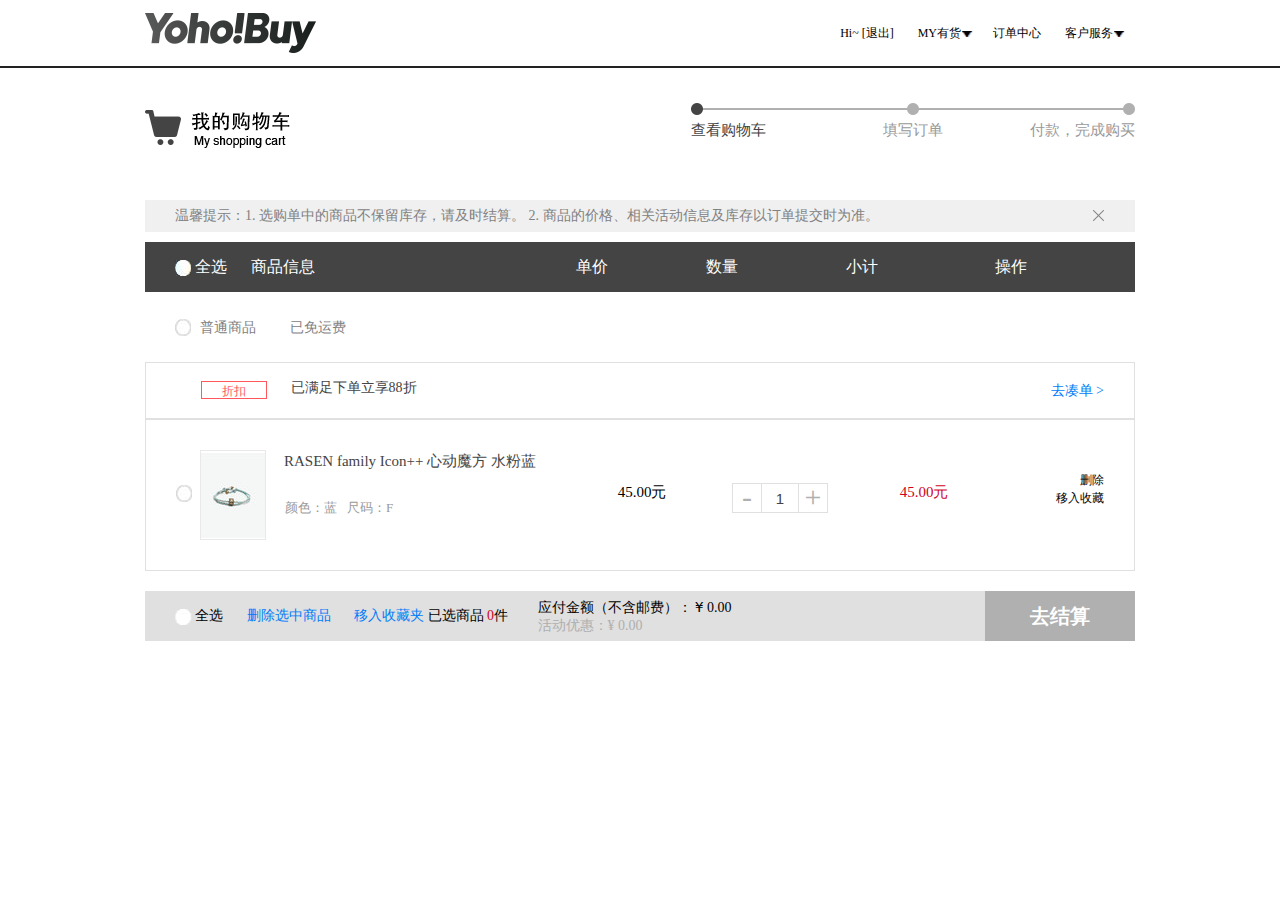
<file: html/gouw.html>
<!doctype html>
<html>
<head>
<meta charset="utf-8">
<title>购物车</title>
<link href="../css/public.css" rel="stylesheet" type="text/css">
<link href="../css/gouw.css" rel="stylesheet" type="text/css">
</head>
<body>
<header>
	<div class="header-inner clear">
    	<h2 class="logo"><a href="#"><img src="../images/logo-en.png"/></a></h2>
        <ul class="header-tool">
        	<li class="te">
				<div id="loginBoxShow">
					<span>Hi~[&nbsp;</span><a href="denglu.html">请登录<span>&nbsp;]</span></a><a href="zhuce.html" class="te"><span>[&nbsp;</span>免费注册<span>&nbsp;]</span></a>
				</div>
				<div id="loginBoxHide">
					<span>Hi~</span><a class="userName" style="color:#000"></a>
					[<a id="tuichu" href="denglu.html">退出</a>]
				</div>
			</li>			         
            <li class="has"><a href="#">MY有货</a><img class="san" src="../images/sanjiao.png"/>
            <div id="hasTool" class="tool-select">
            	<a href="#">我的收藏</a><a href="#">优惠券</a>
            </div>
            </li>
            
            <li><a href="#">订单中心</a></li>
            <li class="client"><span><a href="#">客户服务</a></span><img class="san" src="../images/sanjiao.png"/>
            <div id="tool-select" class="tool-select">
            	<a href="#">在线客服</a><a href="#">帮助中心</a>
            </div>
            </li>
        </ul>
    </div>
</header>


<section id="shopCar" class="margin1">
	<div class="order-title">
		<ul class="shopping-step">
			<li class="step first focus">查看购物车</li>
			<li class="step">填写订单</li>
			<li class="step last">付款，完成购买</li>
		</ul>
	</div>
	<div id="tipsbox" class="tipsbox margin1">
		<a href="#" class="btn-close" title="关闭"></a>
		<strong>温馨提示：</strong>1. 选购单中的商品不保留库存，请及时结算。 2. 商品的价格、相关活动信息及库存以订单提交时为准。
	</div>
	<div id="Y_CartListWrap" class="margin1">
		<div class="pay-wapper margin1">
			<div class="cart-title">
				<p class="left selectAll" style="width:75.8px;">
					<i class="cart-item-checked">
						<img class="quanxuan" src="../images/weixuan1.png"/>
						<img class="quanxuan" src="../images/xuan1.png" style="display:none"/>
					</i>
					 全选
				</p>
				<p class="left" style="width:325.5px">商品信息</p>
				<p class="left" style="width:130.2px">单价</p>
				<p class="left" style="width:139.5px">数量</p>
				<p class="left" style="width:148.8px">小计</p>
				<p class="right">操作</p>
			</div>
		</div>
		<div class="ordinary">
			<i class="cart-item-checked">
				<img class="quanxuan" src="../images/weixuan2.png"/>
				<img class="quanxuan" src="../images/xuan2.png" style="display:none"/>
			</i>
			<code>普通商品</code> 已免运费
		</div>
		<div class="promotion-pool">
			<div class="gift-sell mt20">
				<div class="gift-sell-info">
					<code class="zhekou">折扣</code>
					<span class="title-desc">已满足下单立享88折</span>
					<a href="#" class="addItem">去凑单 &gt;</a>
				</div>
			</div>
		</div>
		<div class="cart-table">
			<ul class="table-group">
				<li id="sellItem" class="sellItem clear">
					<div class="pay-pro" style="width:368px;">
						<i class="cart-item-checked">
							<img class="quanxuan singleSelect" src="../images/weixuan2.png"/>
							<img class="quanxuan singleSelect" src="../images/xuan2.png" style="display:none"/>
						</i>
						<a href="#" class="payGoods"><img src="../images/shiulian.jpg"/></a>
						<p class="pay-pro-info">
							<a href="#">RASEN family Icon++ 心动魔方 水粉蓝</a>
							<em class="pay-pro-detail">
								<span class="">
									<b class="">颜色：蓝</b>尺码：F
								</span>
							</em>
						</p>	
					</div>
					<div id="price" class="product-price" style="width:148px;">45.00元</div>
					<div class="adjust-cart-num" style="width:128px;">
						<div class="cart-num-cont">
							<span id="minus" class="minus btn">-</span>
							<input type="text" value=1 id="num"/>
							<span id="add" class="add btn">+</span>
						</div>
					</div>
					<div id="sum" class="sub-total" style="width:160px;">45.00元</div>
					<div class="cart-operation" style="width:100px;">
						<span id="del" class="cart-del-btn">删除</span>
						<span class="cart-col-btn">移入收藏</span>
					</div>
				</li>
			</ul>
		</div>
		<div class="submit">
			<div class="fixed-option">
				<i class="cart-item-checked">
					<img class="quanxuan" src="../images/quanxuan.png"/>
					<img class="quanxuan" src="../images/xuan2.png" style="display:none"/>
				</i>
				<span class="selectAll">全选</span>
				<a href="#" class="delAll">删除选中商品</a>
				<a href="#" class="removeAll">移入收藏夹</a>
				<p class="select-num">已选商品
					<strong class="ins">0</strong>件
				</p>
				<div class="price-sum">
					<p class="sum">应付金额（不含邮费）：
						<strong><kbd>¥</kbd> 0.00</strong>
					</p>
					<p class="offer">活动优惠：¥ 0.00</p>
				</div>
				<a href="#" class="btn-account" style="background-color:#b0b0b0;color:#fff;cursor:not-allowed;">去结算</a>
			</div>

		</div>
	</div>
	

	
</section>


</body>
</html>
<script type="text/javascript" src="../js/tools.js"></script>
<script type="text/javascript" src="../js/cookieTools.js" ></script>
<script type="text/javascript" src="../js/jquery-1.8.3.min.js"></script>
<script type="text/javascript">



var jq = $.noConflict();


jq(function(){
	var userName=getCookie("userName");
	if(userName!=""){
		jq("#loginBoxShow").css("display","none");
		jq(".userName").html(userName);	
	}else{
		jq("#loginBoxHide").css("display","none");
		jq("#loginBoxShow").css("display","block");		
	}
})	

//点击全选选中
jq(".selectAll").click(function(){

	jq(".quanxuan").toggle();
});
//点击单个商品选中
jq(".cart-item-checked").click(function(){

	jq(".singleSelect").toggle();
});
//MY有货下拉菜单显示
jq(".has").on("mouseenter", function() {
                jq('#hasTool').show();
            })
jq(".has").on("mouseleave", function() {
                jq('#hasTool').hide();
            });
jq("#hasTool").on("mouseenter", function() {
                jq(this).show();
            })
jq("#hasTool").on("mouseleave", function() {
                jq(this).hide();
            });
//客户服务下拉菜单显示		
jq(".client").on("mouseenter", function() {
                jq('#tool-select').show();
            })
jq(".client").on("mouseleave", function() {
                jq('#tool-select').hide();
            });
jq("#tool-select").on("mouseenter", function() {
                jq(this).show();
            })
jq("#tool-select").on("mouseleave", function() {
                jq(this).hide();
            });
//二维码显示
jq(".qrcode-hover-box").on("mouseenter", function() {
                jq('#focusLeft').show();
                jq('#downLoadAppRight').show();
            })
jq(".qrcode-hover-box").on("mouseleave", function() {
                jq('#focusLeft').hide();
                jq('#downLoadAppRight').hide();
            });
jq("#focusLeft").on("mouseenter", function() {
                jq(this).show();
            })
jq("#downLoadAppRight").on("mouseenter", function() {
                jq(this).show();
            })
jq("#focusLeft").on("mouseleave", function() {
                jq(this).hide();
            });
jq("#downLoadAppRight").on("mouseleave", function() {
                jq(this).hide();
            });
//滚动一定高度，显示toTop
function show() {
	var mytop =jq(document).scrollTop();
	if (mytop>80){
		jq("#show").css({'display':'block'});
	} else if(mytop<=30){
		jq("#show").css({'display':'none'});
	}
	setTimeout(show);
}
show();
</script>
</file>
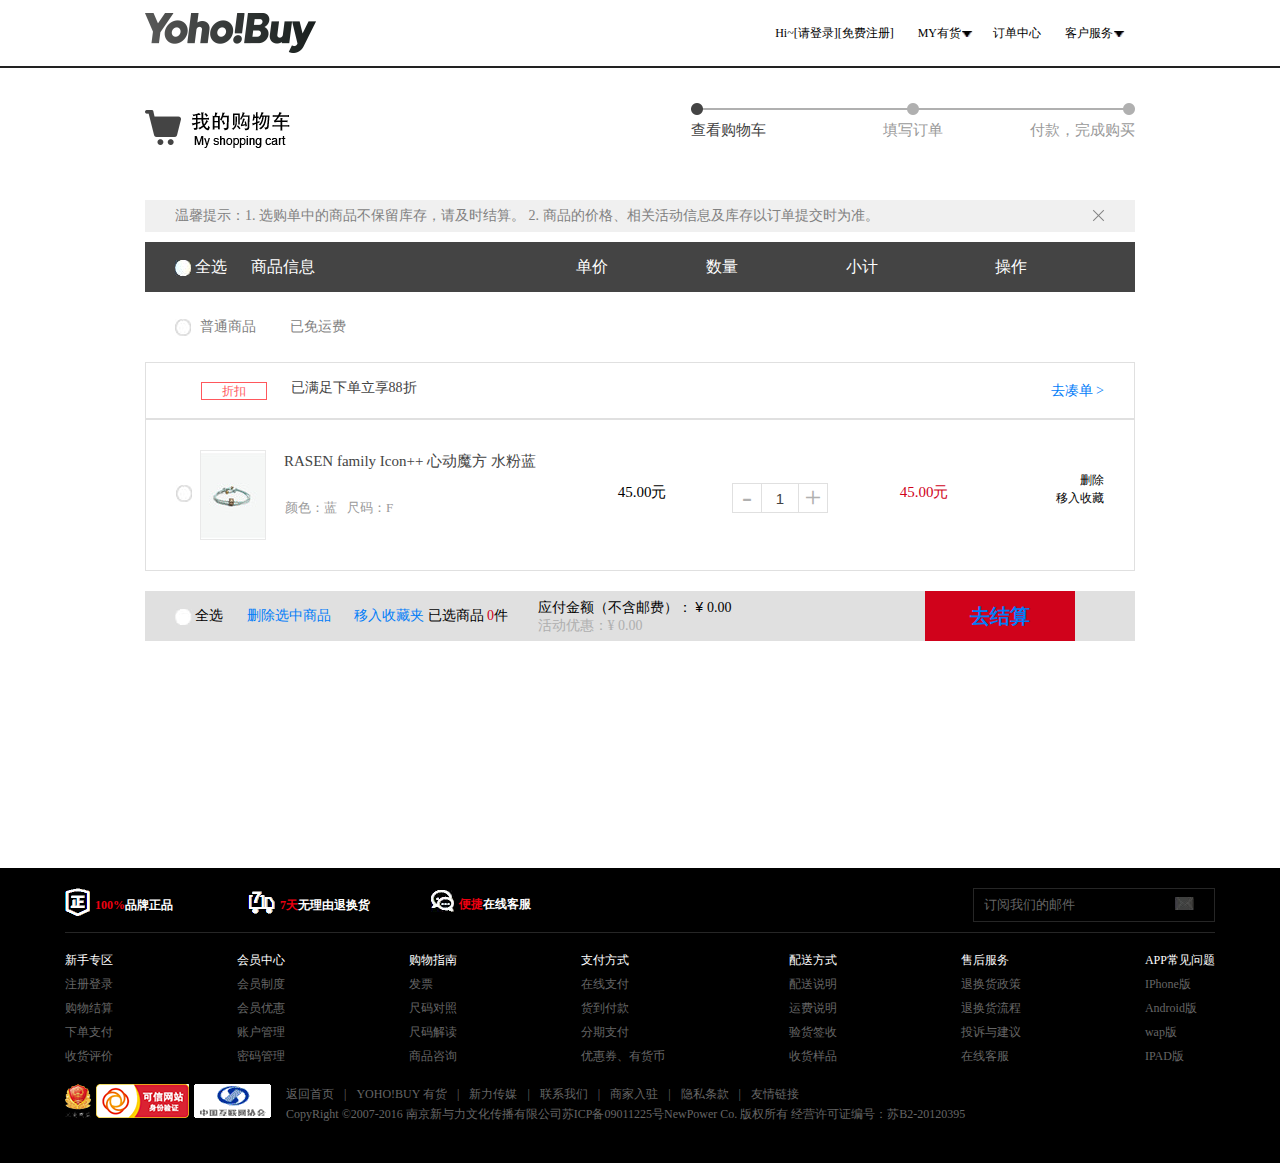
<file: html/gouwuche.html>
<!doctype html>
<html>
<head>
<meta charset="utf-8">
<title>购物车</title>
<link href="../css/public.css" rel="stylesheet" type="text/css">
<link href="../css/gouwuche.css" rel="stylesheet" type="text/css">
</head>
<body>
<header>
	<div class="header-inner clear">
    	<h2 class="logo"><a href="#"><img src="../images/logo-en.png"/></a></h2>
        <ul class="header-tool">
            <li><span>Hi~</span><a href="#">[请登录]</a><a href="#">[免费注册]</a></li>
            <li class="has"><a href="#">MY有货</a><img class="san" src="../images/sanjiao.png"/>
            <div id="hasTool" class="tool-select">
            	<a href="#">我的收藏</a><a href="#">优惠券</a>
            </div>
            </li>
            
            <li><a href="#">订单中心</a></li>
            <li class="client"><span><a href="#">客户服务</a></span><img class="san" src="../images/sanjiao.png"/>
            <div id="tool-select" class="tool-select">
            	<a href="#">在线客服</a><a href="#">帮助中心</a>
            </div>
            </li>
        </ul>
    </div>
</header>


<section id="shopCar" class="margin1">
	<div class="order-title">
		<ul class="shopping-step">
			<li class="step first focus">查看购物车</li>
			<li class="step">填写订单</li>
			<li class="step last">付款，完成购买</li>
		</ul>
	</div>
	<div id="tipsbox" class="tipsbox margin1">
		<a href="#" class="btn-close" title="关闭"></a>
		<strong>温馨提示：</strong>1. 选购单中的商品不保留库存，请及时结算。 2. 商品的价格、相关活动信息及库存以订单提交时为准。
	</div>
	<div id="Y_CartListWrap" class="margin1">
		<div class="pay-wapper margin1">
			<div class="cart-title">
				<p class="left" style="width:75.8px;">
					<i class="cart-item-checked"><img src="../images/weixuan1.png"/></i>
					 全选
				</p>
				<p class="left" style="width:325.5px">商品信息</p>
				<p class="left" style="width:130.2px">单价</p>
				<p class="left" style="width:139.5px">数量</p>
				<p class="left" style="width:148.8px">小计</p>
				<p class="right">操作</p>
			</div>
		</div>
		<div class="ordinary">
			<i class="cart-item-checked"><img src="../images/weixuan2.png"/></i>
			<code>普通商品</code> 已免运费
		</div>
		<div class="promotion-pool">
			<div class="gift-sell mt20">
				<div class="gift-sell-info">
					<code class="zhekou">折扣</code>
					<span class="title-desc">已满足下单立享88折</span>
					<a href="#" class="addItem">去凑单 &gt;</a>
				</div>
			</div>
		</div>
		<div class="cart-table">
			<ul class="table-group">
				<li id="sellItem" class="sellItem clear">
					<div class="pay-pro" style="width:368px;">
						<i class="cart-item-checked"><img src="../images/weixuan2.png"/></i>
						<a href="#" class="payGoods"><img src="../images/shiulian.jpg"/></a>
						<p class="pay-pro-info">
							<a href="#">RASEN family Icon++ 心动魔方 水粉蓝</a>
							<em class="pay-pro-detail">
								<span class="">
									<b class="">颜色：蓝</b>尺码：F
								</span>
							</em>
						</p>	
					</div>
					<div id="price" class="product-price" style="width:148px;">45.00元</div>
					<div class="adjust-cart-num" style="width:128px;">
						<div class="cart-num-cont">
							<span id="minus" class="minus btn">-</span>
							<input type="text" value=1 id="num"/>
							<span id="add" class="add btn">+</span>
						</div>
					</div>
					<div id="sum" class="sub-total" style="width:160px;">45.00元</div>
					<div class="cart-operation" style="width:100px;">
						<span id="del" class="cart-del-btn">删除</span>
						<span class="cart-col-btn">移入收藏</span>
					</div>
				</li>
			</ul>
		</div>
		<div class="submit">
			<div class="fixed-option">
				<i class="cart-item-checked"><img src="../images/quanxuan.png"/></i>
				<span>全选</span>
				<a href="#" class="delAll">删除选中商品</a>
				<a href="#" class="removeAll">移入收藏夹</a>
				<p class="select-num">已选商品
					<strong class="ins">0</strong>件
				</p>
				<div class="price-sum">
					<p class="sum">应付金额（不含邮费）：
						<strong><kbd>¥</kbd> 0.00</strong>
					</p>
					<p class="offer">活动优惠：¥ 0.00</p>
				</div>
				<a href="#" class="btn-account">去结算</a>
				
			</div>

		</div>
	</div>
	

	
</section>
<footer>
	<div id="footer-t" class="margin clear">
    	<div class="left">
        	<i class="iconfont"><img src="../images/zheng.png"/></i><span class="red">100%</span><span class="rpzp">品牌正品</span>
        </div>
        <div class="left">
        	<i class="iconfont"><img src="../images/seven.png"/></i><span class="red">7天</span><span class="rpzp">无理由退换货</span>
        </div>
        <div class="left">
        	<i class="iconfont"><img src="../images/weixin.png"/></i><span class="red">便捷</span><span class="rpzp">在线客服</span>
        </div>
        <div class="right">
        	<input type="text" value="订阅我们的邮件"><a href="#"><i class="iconfont"><img src="../images/youjian.png"/></i></a>
        </div>
    </div>
	<div id="footer-m" class="margin">
    	<ul>
        	<li>
            	<p><span>新手专区</span></p>
                <p><a href="#">注册登录</a></p>
                <p><a href="#">购物结算</a></p>
                <p><a href="#">下单支付</a></p>
                <p><a href="#">收货评价</a></p>
            </li>
        	<li>
            	<p><span>会员中心</span></p>
                <p><a href="#">会员制度</a></p>
                <p><a href="#">会员优惠</a></p>
                <p><a href="#">账户管理</a></p>
                <p><a href="#">密码管理</a></p>
            </li>
            <li>
            	<p><span>购物指南</span></p>
                <p><a href="#">发票</a></p>
                <p><a href="#">尺码对照</a></p>
                <p><a href="#">尺码解读</a></p>
                <p><a href="#">商品咨询</a></p>
            </li>
            <li>
            	<p><span>支付方式</span></p>
                <p><a href="#">在线支付</a></p>
                <p><a href="#">货到付款</a></p>
                <p><a href="#">分期支付</a></p>
                <p><a href="#">优惠券、有货币</a></p>
            </li>
            <li>
            	<p><span>配送方式</span></p>
                <p><a href="#">配送说明</a></p>
                <p><a href="#">运费说明</a></p>
                <p><a href="#">验货签收</a></p>
                <p><a href="#">收货样品</a></p>
            </li>
            <li>
            	<p><span>售后服务</span></p>
                <p><a href="#">退换货政策</a></p>
                <p><a href="#">退换货流程</a></p>
                <p><a href="#">投诉与建议</a></p>
                <p><a href="#">在线客服</a></p>
            </li>
            <li>
            	<p><span>APP常见问题</span></p>
                <p><a href="#">IPhone版</a></p>
                <p><a href="#">Android版</a></p>
                <p><a href="#">wap版</a></p>
                <p><a href="#">IPAD版</a></p>
            </li>
        </ul>
    </div>
    <div id="footer-b" class="margin clear">
    	<a href="#"><img src="../images/footer1.png"/></a>
        <a href="#"><img src="../images/footer2.png"/></a>
        <a href="#"><img src="../images/footer3.png"/></a>
        <div class="about">
        	<p><a href="#">返回首页</a><span>|</span><a href="#">YOHO!BUY 有货</a><span>|</span><a href="#">新力传媒</a><span>|</span><a href="#">联系我们</a><span>|</span><a href="#">商家入驻</a><span>|</span><a href="#">隐私条款</a><span>|</span><a href="#">友情链接</a></p>
            <p>CopyRight &copy;2007-2016 南京新与力文化传播有限公司<a href="#">苏ICP备09011225号</a>NewPower Co. 版权所有 经营许可证编号：苏B2-20120395</p>
        </div>
    </div>
</footer>
<div id="show">
    <div class="qrcode-hover-box">
        <a href="#" class="layer-box"><span class="qrcode-img"></span></a>
        <div id="focusLeft" class="valign">
            <img src="../images/wechat.png" />
            <h5 class="qr-words">微信扫一扫</h5>
            <h5 class="qr-words">关注公众号，赢免单</h5>
        </div>
        <div id="downLoadAppRight" class="valign">
            <img src="../images/mobile.png" />
            <h5 class="qr-words">下载手机客户端</h5>
            <h5 class="qr-words">更多客户端</h5>
        </div>
    </div>
    
    <a href="denglu.html"><div class="return-top">^</div></a>
</div>

</body>
</html>
<script type="text/javascript" src="../js/tools.js"></script>
<script type="text/javascript" src="../js/jquery-1.8.3.min.js"></script>
<script type="text/javascript">

window.onload=function(){
	var price=parseInt($("price").innerHTML);
	var num=parseInt($("num").value);
	var sum;
	//添加
	$("add").onclick=function(){
		num++;
		sum=price*num;
		$("num").value=num;
		$("sum").innerHTML=sum+".00元";
	}
	//减少
	$("minus").onclick=function(){
		num--;
		if(num<=1){
			num=1;
		}
		sum=price*num;
		$("num").value=num;
		$("sum").innerHTML=sum+".00元";
	}
	
	$("del").onclick=function(){
		$("sellItem").style.cssText="display:none;";
	}
}


var jq = $.noConflict();


//MY有货下拉菜单显示
jq(".has").on("mouseenter", function() {
                jq('#hasTool').show();
            })
jq(".has").on("mouseleave", function() {
                jq('#hasTool').hide();
            });
jq("#hasTool").on("mouseenter", function() {
                jq(this).show();
            })
jq("#hasTool").on("mouseleave", function() {
                jq(this).hide();
            });
//客户服务下拉菜单显示		
jq(".client").on("mouseenter", function() {
                jq('#tool-select').show();
            })
jq(".client").on("mouseleave", function() {
                jq('#tool-select').hide();
            });
jq("#tool-select").on("mouseenter", function() {
                jq(this).show();
            })
jq("#tool-select").on("mouseleave", function() {
                jq(this).hide();
            });
//二维码显示
jq(".qrcode-hover-box").on("mouseenter", function() {
                jq('#focusLeft').show();
                jq('#downLoadAppRight').show();
            })
jq(".qrcode-hover-box").on("mouseleave", function() {
                jq('#focusLeft').hide();
                jq('#downLoadAppRight').hide();
            });
jq("#focusLeft").on("mouseenter", function() {
                jq(this).show();
            })
jq("#downLoadAppRight").on("mouseenter", function() {
                jq(this).show();
            })
jq("#focusLeft").on("mouseleave", function() {
                jq(this).hide();
            });
jq("#downLoadAppRight").on("mouseleave", function() {
                jq(this).hide();
            });
//滚动一定高度，显示toTop
function show() {
	var mytop =jq(document).scrollTop();
	if (mytop>80){
		jq("#show").css({'display':'block'});
	} else if(mytop<=30){
		jq("#show").css({'display':'none'});
	}
	setTimeout(show);
}
show();
</script>
</file>
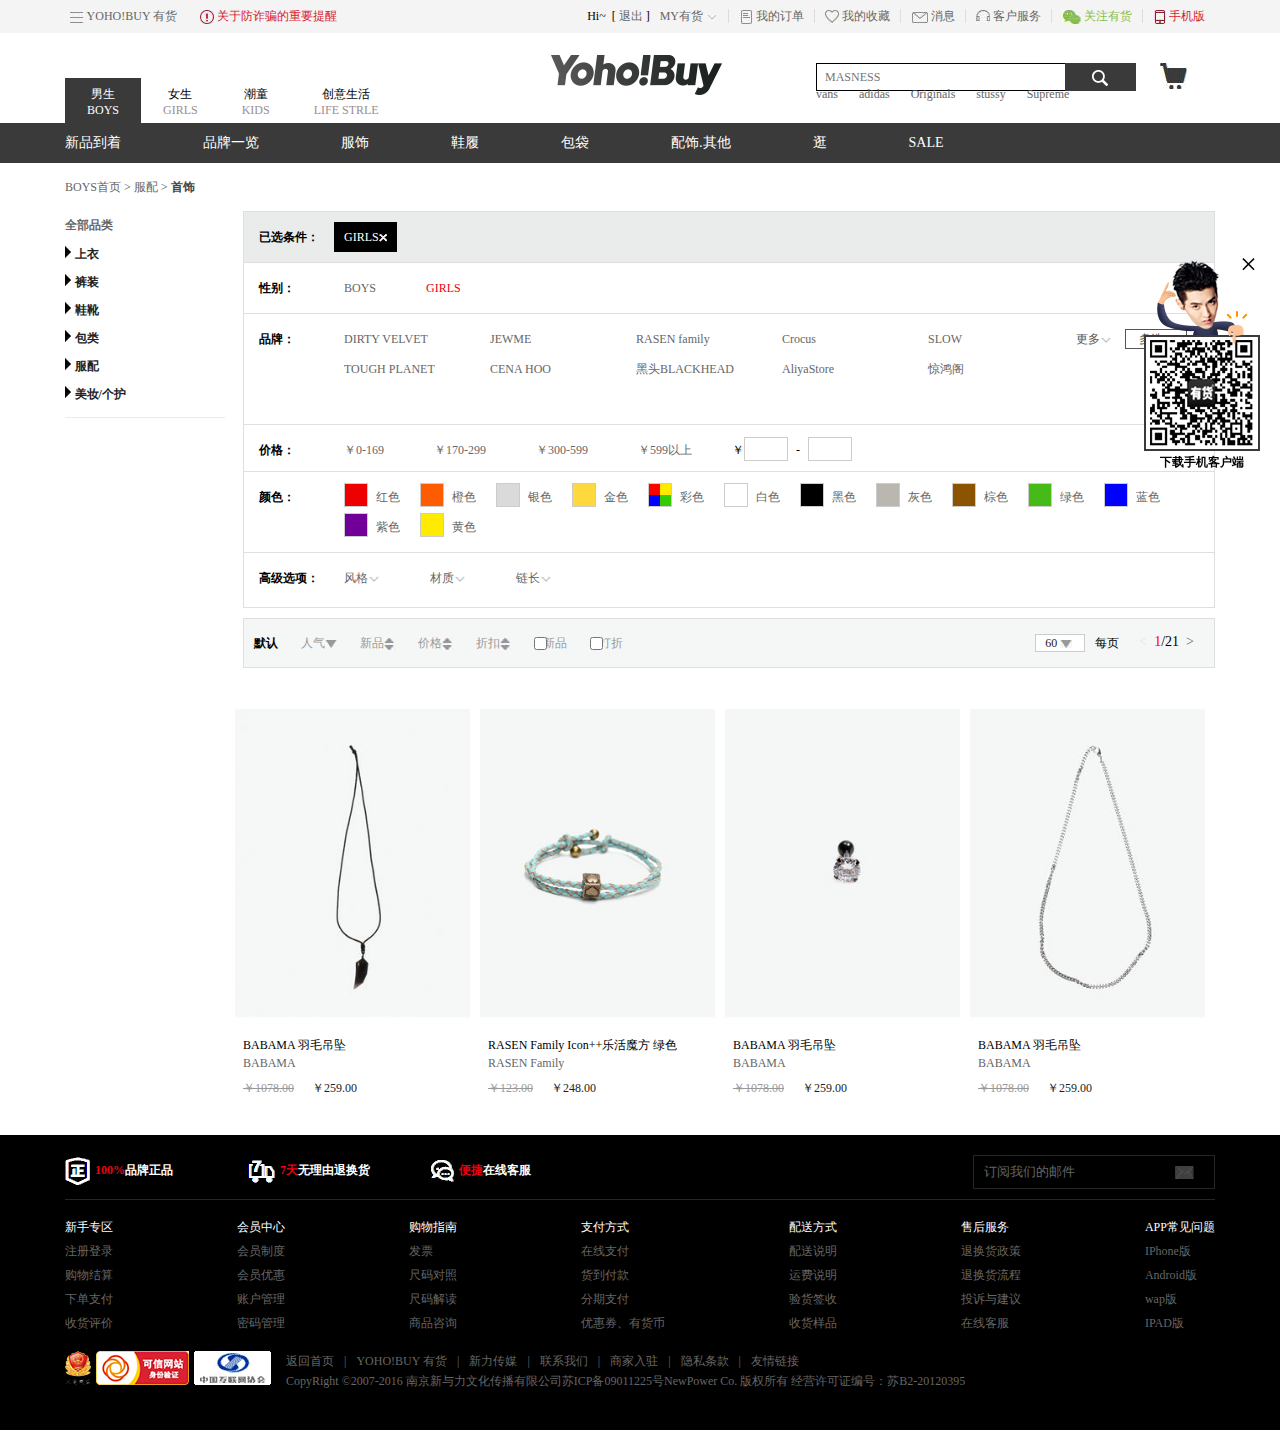
<file: html/shangpinliebiao.html>
﻿<!doctype html>
<html>
<head>
<meta charset="utf-8">
<title>商品列表</title>
<link href="../css/public.css" rel="stylesheet" type="text/css">
<link href="../css/shangpinliebiao.css" rel="stylesheet" type="text/css">
</head>
<body>
<div class="code-down-box">
	<div class="code-img"></div>
	<h5 class="code-title">下载手机客户端</h5>
	<i class="icon-del">×</i>
</div>
<section id="top">
	<div class="margin clear">
    	<div class="top-l">
        	<i class="iconfont"><img src="../images/sanheng.png"/></i>
            <a href="#" class="linkone">YOHO!BUY 有货</a>
            	<ul class="group-list">
                	<li><a href="YOHO!.html"  onmouseover="javascript:this.innerHTML='集团官网'" onmouseout="javascript:this.innerHTML='YOHO!'">YOHO!</a></li>
					<li><a href="#" onmouseover="javascript:this.innerHTML='男生潮流'" onmouseout="javascript:this.innerHTML='YOHO!BOYS'">YOHO!BOYS</a></li>
					<li><a href="#" onmouseover="javascript:this.innerHTML='女生潮流'" onmouseout="javascript:this.innerHTML='YOHO!GIRLS'">YOHO!GIRLS</a></li>
					<li><a href="#" onmouseover="javascript:this.innerHTML='物趣分享'" onmouseout="javascript:this.innerHTML='YOHO!SHOW'">YOHO!SHOW</a></li>
					<li><a href="#" onmouseover="javascript:this.innerHTML='潮流嘉年华'" onmouseout="javascript:this.innerHTML='YO'HOOD'">YO'HOOD</a></li>
                </ul>
            <a href="#" class="linktwo">
            	<i class="iconfont"><img src="../images/zhuyi.png"/></i>
            关于防诈骗的重要提醒</a>
        </div>
        <div class="top-r">
        	<ul>
            	<li class="te">
					<div id="loginBoxShow">
						<span>Hi~[&nbsp;</span><a href="denglu.html">请登录<span>&nbsp;]</span></a><a href="zhuce.html" class="te"><span>[&nbsp;</span>免费注册<span>&nbsp;]</span></a>
					</div>
					<div id="loginBoxHide">
						<span>Hi~&nbsp;</span><a class="userName" style="color:#000"></a>
						[&nbsp;<a id="tuichu" href="denglu.html">退出</a>&nbsp;]
					</div>
				</li>           	
            	
                <li class="changeBg"><a href="#">MY有货
                	<i class="iconfont"><img src="../images/xiajiantou.png"/></i></a>
                </li>
                <li><a href="#"><i class="iconfont"><img src="../images/dingdan.png"/>&nbsp;</i>我的订单</a></li>
                <li><a href="#"><i class="iconfont"><img src="../images/xin.png"/>&nbsp;</i>我的收藏</a></li>
                <li><a href="#"><i class="iconfont"><img src="../images/xiaoxi.png"/>&nbsp;</i>消息</a></li>
                <li class="client"><a href="#"><i class="iconfont"><img src="../images/erji.png"/>&nbsp;</i>客户服务</a>
					<div id="tool-select" class="tool-select">
						<a href="#">在线客服</a><a href="#">帮助中心</a>
					</div>
				</li>
                <li class="wechat"><a href="#"><i class="iconfont"><img src="../images/guanzhu.png"/>&nbsp;</i>关注有货</a></li>
                <li class="phone"><a href="#"><i class="iconfont"><img src="../images/shouji.png"/>&nbsp;</i>手机版</a></li>
            </ul>
            <div id="focus" class="valign">
                <img src="../images/wechat.png" />
                <h5 class="qr-words">微信扫一扫</h5>
                <h5 class="qr-words">关注公众号，赢免单</h5>
            </div>
            <div id="downLoadApp" class="valign">
                <img src="../images/mobile.png" />
                <h5 class="qr-words">下载手机客户端</h5>
                <h5 class="qr-words">更多客户端</h5>
            </div>
        </div>
    </div>
</section>
<header>
	<div class="margin clear">
        <div class="header-l">
		  <ul id="tab_t">
           		<li onclick="xuanze(1)" class="act1"><h5 class="name-c"><a href="#">男生</a></h5><h5><a href="#">BOYS</a></h5></li>
            	<li onclick="xuanze(2)" class=""><h5 class="name-c"><a href="#">女生</a></h5><h5><a href="#">GIRLS</a></h5></li>
            	<li onclick="xuanze(3)" class=""><h5 class="name-c"><a href="#">潮童</a></h5><h5><a href="#">KIDS</a></h5></li>
           		<li onclick="xuanze(4)" class=""><h5 class="name-c"><a href="#">创意生活</a></h5><h5><a href="#">LIFE STRLE</a></h5></li>
           </ul>
       </div>
       <div id="logo">
       		<a href="#" class="logo"><img id="img01" src="../images/logo-en.png" /></a>
       </div>
       <div class="header-r">
			<div class="search clear">
                <input type="text" placeholder="MASNESS" />
                <input type="submit" value=" " />
            </div>	
            <a href="#">
            	<i class="iconfont shopping"><img src="../images/gouwu.png"/>&nbsp;
            		<div class="miniCar-wrapper">
                        <div class="miniCar">
                            <h3>您的购物车暂无商品</h3>
                        </div>
                    </div>
                   
                </i>
            </a> 
            <div class="hot">
                <a href="#">vans</a>
                <a href="#">adidas</a>
                <a href="#">Originals</a>
                <a href="#">stussy</a>
                <a href="#">Supreme</a>
            </div> 
       </div>
    </div>
</header>
<section id="nav">
	<div class="margin">
        <ul class="clear nav-ul">
            <li><a href="#">新品到着</a></li>
            <li><a href="#">品牌一览</a></li>
            <li class="clothes"><a href="#">服饰</a>
            	<div class="third-nav-wrapper">
                	<div class="margin">
                    	<dl class="category-list">
                        	<dt><h3><a href="#">上装</a></h3></dt>
                            <dd><a href="#" class="hot">T恤</a></dd>
                            <dd><a href="#" class="hot">POLO衫</a></dd>
                            <dd><a href="#">衬衫</a></dd>
                            <dd><a href="#" class="hot">背心</a></dd>
                            <dd><a href="#">防风外套</a></dd>
                            <dt><h3><a href="#">下装</a></h3></dt>
                            <dd><a href="#" class="hot">休闲裤</a></dd>
                            <dd><a href="#">牛仔裤</a></dd>
                        </dl>
                        <dl class="category-list">
                        	<dt><h3><a href="#">上装</a></h3></dt>
                            <dd><a href="#" class="hot">T恤</a></dd>
                            <dd><a href="#" class="hot">POLO衫</a></dd>
                            <dd><a href="#">衬衫</a></dd>
                            <dd><a href="#" class="hot">背心</a></dd>
                            <dd><a href="#">防风外套</a></dd>
                            <dt><h3><a href="#">下装</a></h3></dt>
                            <dd><a href="#" class="hot">休闲裤</a></dd>
                            <dd><a href="#">牛仔裤</a></dd>
                        </dl>
                        <dl class="category-list">
                        	<dt><h3><a href="#">上装</a></h3></dt>
                            <dd><a href="#" class="hot">T恤</a></dd>
                            <dd><a href="#" class="hot">POLO衫</a></dd>
                            <dd><a href="#">衬衫</a></dd>
                            <dd><a href="#" class="hot">背心</a></dd>
                            <dd><a href="#">防风外套</a></dd>
                            <dt><h3><a href="#">下装</a></h3></dt>
                            <dd><a href="#" class="hot">休闲裤</a></dd>
                            <dd><a href="#">牛仔裤</a></dd>
                        </dl>
                        <div class="show-detail">
                        	<a href="#"><img src="../images/img01.jpg" /></a>
                            <a href="#" class="title">IN季新品全面开售</a>
                        </div>
                    </div>
                </div>
            </li>
            <li class="clothes"><a href="#">鞋履</a>
            	<div class="third-nav-wrapper">
                	<div class="margin">
                    	<dl class="category-list">
                        	<dt><h3><a href="#">上装</a></h3></dt>
                            <dd><a href="#" class="hot">T恤</a></dd>
                            <dd><a href="#" class="hot">POLO衫</a></dd>
                            <dd><a href="#">衬衫</a></dd>
                            <dd><a href="#" class="hot">背心</a></dd>
                            <dd><a href="#">防风外套</a></dd>
                            <dt><h3><a href="#">下装</a></h3></dt>
                            <dd><a href="#" class="hot">休闲裤</a></dd>
                            <dd><a href="#">牛仔裤</a></dd>
                        </dl>
                        <dl class="category-list">
                        	<dt><h3><a href="#">上装</a></h3></dt>
                            <dd><a href="#" class="hot">T恤</a></dd>
                            <dd><a href="#" class="hot">POLO衫</a></dd>
                            <dd><a href="#">衬衫</a></dd>
                            <dd><a href="#" class="hot">背心</a></dd>
                            <dd><a href="#">防风外套</a></dd>
                            <dt><h3><a href="#">下装</a></h3></dt>
                            <dd><a href="#" class="hot">休闲裤</a></dd>
                            <dd><a href="#">牛仔裤</a></dd>
                        </dl>
                        <dl class="category-list">
                        	<dt><h3><a href="#">上装</a></h3></dt>
                            <dd><a href="#" class="hot">T恤</a></dd>
                            <dd><a href="#" class="hot">POLO衫</a></dd>
                            <dd><a href="#">衬衫</a></dd>
                            <dd><a href="#" class="hot">背心</a></dd>
                            <dd><a href="#">防风外套</a></dd>
                            <dt><h3><a href="#">下装</a></h3></dt>
                            <dd><a href="#" class="hot">休闲裤</a></dd>
                            <dd><a href="#">牛仔裤</a></dd>
                        </dl>
                        <div class="show-detail">
                        	<a href="#"><img src="../images/img01.jpg" /></a>
                            <a href="#" class="title">IN季新品全面开售</a>
                        </div>
                    </div>
                </div>
            </li>
            <li class="clothes"><a href="#">包袋</a>
            	<div class="third-nav-wrapper">
                	<div class="margin">
                    	<dl class="category-list">
                        	<dt><h3><a href="#">上装</a></h3></dt>
                            <dd><a href="#" class="hot">T恤</a></dd>
                            <dd><a href="#" class="hot">POLO衫</a></dd>
                            <dd><a href="#">衬衫</a></dd>
                            <dd><a href="#" class="hot">背心</a></dd>
                            <dd><a href="#">防风外套</a></dd>
                            <dt><h3><a href="#">下装</a></h3></dt>
                            <dd><a href="#" class="hot">休闲裤</a></dd>
                            <dd><a href="#">牛仔裤</a></dd>
                        </dl>
                        <dl class="category-list">
                        	<dt><h3><a href="#">上装</a></h3></dt>
                            <dd><a href="#" class="hot">T恤</a></dd>
                            <dd><a href="#" class="hot">POLO衫</a></dd>
                            <dd><a href="#">衬衫</a></dd>
                            <dd><a href="#" class="hot">背心</a></dd>
                            <dd><a href="#">防风外套</a></dd>
                            <dt><h3><a href="#">下装</a></h3></dt>
                            <dd><a href="#" class="hot">休闲裤</a></dd>
                            <dd><a href="#">牛仔裤</a></dd>
                        </dl>
                        <dl class="category-list">
                        	<dt><h3><a href="#">上装</a></h3></dt>
                            <dd><a href="#" class="hot">T恤</a></dd>
                            <dd><a href="#" class="hot">POLO衫</a></dd>
                            <dd><a href="#">衬衫</a></dd>
                            <dd><a href="#" class="hot">背心</a></dd>
                            <dd><a href="#">防风外套</a></dd>
                            <dt><h3><a href="#">下装</a></h3></dt>
                            <dd><a href="#" class="hot">休闲裤</a></dd>
                            <dd><a href="#">牛仔裤</a></dd>
                        </dl>
                        <div class="show-detail">
                        	<a href="#"><img src="../images/img01.jpg" /></a>
                            <a href="#" class="title">IN季新品全面开售</a>
                        </div>
                    </div>
                </div>
            </li>
            <li><a href="#">配饰.其他</a></li>
            <li><a href="#">逛</a></li>
            <li><a href="#">SALE</a></li>
        </ul>    
    </div>
</section>

<section id="shangpin" class="margin clear">
	<div class="centerNav">
		<a href="#">BOYS首页</a>
		&gt;
		<a href="#">服配</a>
		&gt;
		<span class="last">首饰</span>	
	</div>
	<div class="shangpin-l">
		<ul>
			<li>
				<h2><a href="#">全部品类</a></h2>
			</li>
			<li class="listNav">
				<h3 class="menu_head">
					<i class="jiantou"></i><i class="xiajiantou" style="display:none;"></i>
					<a href="#" >上衣</a>
				</h3>
				<ul class="sort-child-list" style="display: none;">
					<li><a>全部上衣</a></li>
					<li><a>T恤</a></li>
					<li><a>POLO</a></li>
					<li><a>背心</a></li>
					<li><a>衬衫</a></li>
					<li><a>卫衣</a></li>
					<li><a>夹克</a></li>
					<li><a>防风外套</a></li>
					<li><a>皮衣</a></li>
					<li><a>风衣</a></li>
					<li><a>西装</a></li>
					<li><a>马甲</a></li>
					<li><a>套装</a></li>
				</ul>
			</li>
			<li class="listNav">
				<h3 class="menu_head">
					<i class="jiantou"></i><i class="xiajiantou" style="display:none;"></i>
					<a href="#" >裤装</a>
				</h3>
				<ul class="sort-child-list" style="display: none;">
					<li><a>全部裤装</a></li>
					<li><a>短裤</a></li>
					<li><a>休闲裤</a></li>
					<li><a>牛仔裤</a></li>
					<li><a>运动裤</a></li>
					<li><a>西裤</a></li>
					<li><a>打底/紧身裤</a></li>
				</ul>
			</li>
			<li class="listNav">
				<h3 class="menu_head">
					<i class="jiantou"></i><i class="xiajiantou" style="display:none;"></i>
					<a href="#" >鞋靴</a>
				</h3>
				<ul class="sort-child-list" style="display: none;">
					<li><a>全部鞋靴</a></li>
					<li><a>休闲/运动鞋</a></li>
					<li><a>凉鞋/凉拖</a></li>
					<li><a>时装鞋</a></li>
					<li><a>保养护理</a></li>
					<li><a>靴子</a></li>
				</ul>
			</li>
			<li class="listNav">
				<h3 class="menu_head">
					<i class="jiantou"></i><i class="xiajiantou" style="display:none;"></i>
					<a href="#" >包类</a>
				</h3>
				<ul class="sort-child-list" style="display: none;">
					<li><a>全部包类</a></li>
					<li><a>双肩包</a></li>
					<li><a>手拎/单肩包</a></li>
					<li><a>钱包/卡包</a></li>
					<li><a>腰包</a></li>
					<li><a>邮差包</a></li>
					<li><a>电脑包</a></li>
					<li><a>储物包</a></li>
					<li><a>环保包</a></li>
					<li><a>包配</a></li>
					<li><a>tote包</a></li>
					<li><a>旅行包</a></li>
					<li><a>旅行箱</a></li>
					<li><a>手包/钥匙包</a></li>
				</ul>	
			</li>
			<li class="listNav">
				<h3 class="menu_head">
					<i class="jiantou"></i><i class="xiajiantou" style="display:none;"></i>
					<a href="#" >服配</a>
				</h3>
				<ul class="sort-child-list" style="display: none;">
					<li><a>全部服配</a></li>
					<li><a>首饰</a></li>
					<li><a>帽子</a></li>
					<li><a>手表</a></li>
					<li><a>太阳镜/眼镜</a></li>
					<li><a>配饰</a></li>
					<li><a>皮带</a></li>
					<li><a>围巾</a></li>
					<li><a>袜子</a></li>
					<li><a>手帕</a></li>
					<li><a>手套</a></li>
					<li><a>披肩</a></li>
				</ul>
			</li>
			<li class="listNav">
				<h3 class="menu_head">
					<i class="jiantou"></i><i class="xiajiantou" style="display:none;"></i>
					<a href="#" >美妆/个护</a>
				</h3>
				<ul class="sort-child-list" style="display: none;">
					<li><a>全部美妆/个护</a></li>
					<li><a>面部护理</a></li>
					<li><a>身体护理</a></li>
					<li><a>香水彩妆</a></li>
					<li><a>口腔护理</a></li>
				</ul>
			</li>

		</ul>
	
	</div>
	<div class="shangpin-r">
		<div class="checked-conditions clear">
			<span class="title">已选条件：</span>
			<a href="#" class="tag">GIRLS<img src="../images/guan.png"/></a>
		</div>
		<div class="channel section">
			<span class="title">性别：</span>
			<div class="attr-content">
				<a class="attr">BOYS</a>
				<a class="attr check">GIRLS</a>
			</div>
		</div>
		<div class="brands section">
			<span class="title">品牌：</span>
			<div class="attr-content">
				<ul>
					<li class="attr "><a>DIRTY VELVET</a></li>
					<li class="attr "><a>JEWME</a></li>
					<li class="attr "><a>RASEN family</a></li>
					<li class="attr "><a>Crocus</a></li>
					<li class="attr "><a>SLOW</a></li>
					<li class="attr "><a>TOUGH PLANET</a></li>
					<li class="attr "><a>CENA HOO</a></li>
					<li class="attr "><a>黑头BLACKHEAD</a></li>
					<li class="attr "><a>AliyaStore</a></li>
					<li class="attr "><a>惊鸿阁</a></li>
				</ul>
				<div class="brand-opt">
					<span class="brand-more"><em>更多<img src="../images/xiajiantou.png"/></em></span>
					<span class="multi-select">多选 +</span>
				</div>
			</div>
		</div>
		<div class="price section">
			<span class="title">价格：</span>
			<div class="attr-content">
				<a class="attr">￥0-169</a>
				<a class="attr">￥170-299</a>
				<a class="attr">￥300-599</a>
				<a class="attr">￥599以上</a>
				<div class="ud-price-range">
					￥<input class="min limit" type="text" />
					<span class="price-sep">-</span>
					<input class="max limit" type="text" />
				</div>
			</div>
		</div>
		<div class="color section">
			<span class="title">颜色：</span>
			<div class="attr-content">
				<a class="attr"><i class="color-block" style="background:#ee0000"></i>红色</a>
				<a class="attr"><i class="color-block" style="background:#ff5c01"></i>橙色</a>
				<a class="attr"><i class="color-block" style="background:#dadada"></i>银色</a>
				<a class="attr"><i class="color-block" style="background:#FFD83D;"></i>金色</a>
				<a class="attr"><i class="color-block" style="background:url(../images/caise.png)"></i>彩色</a>
				<a class="attr"><i class="color-block" style="background:#fff"></i>白色</a>
				<a class="attr"><i class="color-block" style="background:#000"></i>黑色</a>
				<a class="attr"><i class="color-block" style="background:#b9b7af;"></i>灰色</a>
				<a class="attr"><i class="color-block" style="background:#8b5402"></i>棕色</a>
				<a class="attr"><i class="color-block" style="background:#47ba17"></i>绿色</a>
				<a class="attr"><i class="color-block" style="background:#0000fe"></i>蓝色</a>
				<a class="attr"><i class="color-block" style="background:#710098"></i>紫色</a>
				<a class="attr"><i class="color-block" style="background:#ffeb00"></i>黄色</a>
			</div>
		</div>
		<div class="senior section">
			<span class="title">高级选项：</span>
			<div class="attr-content">
				<ul class="senior-attr-wrap">
					<li class="attr ">风格<img src="../images/xiajiantou.png"/></li>
					<li class="attr ">材质<img src="../images/xiajiantou.png"/></li>
					<li class="attr ">链长<img src="../images/xiajiantou.png"/></li>
				</ul>
			</div>
		</div>
	</div>	
	<div class="sort-pager">
		<a class="sort-type active">默认</a>
		<a class="sort-type">人气<img src="../images/renqi.png"/></a>
		<a class="sort-type">新品<img src="../images/shangxia.png"/></a>
		<a class="sort-type">价格<img src="../images/shangxia.png"/></a>
		<a class="sort-type">折扣<img src="../images/shangxia.png"/></a>
		<a class="checks"><input type="checkbox"/>&ensp;&nbsp;新品</a>
		<a class="checks"><input type="checkbox"/>&ensp;&nbsp;打折</a>
		<div class="pager-wrap">
			<div class="page-count">
				<span>&ensp;60&nbsp;<img src="../images/renqi.png"/></span>每页
			</div>
			<p class="page-orient">
				<span class="back">&lt;&ensp;</span><span><i>1</i>/21</span><span class="go"><a href="#">&ensp;&gt;</a></span>
			</p>
		</div>
	</div>
	<ul id="listgoodsId" class="goods-container clear">
		<li class="good-info draw meet">
			<div class="good-detail-img">
				<a class="good-thumb"><img class="lazy" src="../images/list1.jpg"/></a>
			</div>
			<div class="good-detail-text">
				<a class="">BABAMA 羽毛吊坠</a>
				<p class="brand"><a>BABAMA</a></p>
				<p class="price ">
					<span class="market-price">￥1078.00</span>
					<span class="sale-price">￥259.00</span>
				</p>
			</div>
		</li>
		<li class="good-info draw meet">
			<div class="good-detail-img">
				<a class="good-thumb" href="shangpinxiangqing.html"><img class="lazy" src="../images/list8.jpg"/></a>
			</div>
			<div class="good-detail-text" href="shangpinxiangqing.html">
				<a href="shangpinxiangqing.html">RASEN family Icon++乐活魔方 绿色</a>
				<p class="brand"><a>RASEN family</a></p>
				<p class="price ">
					<span class="market-price">￥123.00</span>
					<span class="sale-price">￥248.00</span>
				</p>
			</div>
		</li>
		<li class="good-info draw meet">
			<div class="good-detail-img">
				<a class="good-thumb"><img class="lazy" src="../images/list3.jpg"/></a>
			</div>
			<div class="good-detail-text">
				<a class="">BABAMA 羽毛吊坠</a>
				<p class="brand"><a>BABAMA</a></p>
				<p class="price ">
					<span class="market-price">￥1078.00</span>
					<span class="sale-price">￥259.00</span>
				</p>
			</div>
		</li>
		<li class="good-info draw meet">
			<div class="good-detail-img">
				<a class="good-thumb"><img class="lazy" src="../images/list4.jpg"/></a>
			</div>
			<div class="good-detail-text">
				<a class="">BABAMA 羽毛吊坠</a>
				<p class="brand"><a>BABAMA</a></p>
				<p class="price ">
					<span class="market-price">￥1078.00</span>
					<span class="sale-price">￥259.00</span>
				</p>
			</div>
		</li>
		
	</ul>


</section>




<footer>
	<div id="footer-t" class="margin clear">
    	<div class="left">
        	<i class="iconfont"><img src="../images/zheng.png"/></i><span class="red">100%</span><span class="rpzp">品牌正品</span>
        </div>
        <div class="left">
        	<i class="iconfont"><img src="../images/seven.png"/></i><span class="red">7天</span><span class="rpzp">无理由退换货</span>
        </div>
        <div class="left">
        	<i class="iconfont"><img src="../images/weixin.png"/></i><span class="red">便捷</span><span class="rpzp">在线客服</span>
        </div>
        <div class="right">
        	<input type="text" value="订阅我们的邮件" /><a href="#"><i class="iconfont"><img src="../images/youjian.png"/></i></a>
        </div>
    </div>
	<div id="footer-m" class="margin">
    	<ul>
        	<li>
            	<p><span>新手专区</span></p>
                <p><a href="#">注册登录</a></p>
                <p><a href="#">购物结算</a></p>
                <p><a href="#">下单支付</a></p>
                <p><a href="#">收货评价</a></p>
            </li>
        	<li>
            	<p><span>会员中心</span></p>
                <p><a href="#">会员制度</a></p>
                <p><a href="#">会员优惠</a></p>
                <p><a href="#">账户管理</a></p>
                <p><a href="#">密码管理</a></p>
            </li>
            <li>
            	<p><span>购物指南</span></p>
                <p><a href="#">发票</a></p>
                <p><a href="#">尺码对照</a></p>
                <p><a href="#">尺码解读</a></p>
                <p><a href="#">商品咨询</a></p>
            </li>
            <li>
            	<p><span>支付方式</span></p>
                <p><a href="#">在线支付</a></p>
                <p><a href="#">货到付款</a></p>
                <p><a href="#">分期支付</a></p>
                <p><a href="#">优惠券、有货币</a></p>
            </li>
            <li>
            	<p><span>配送方式</span></p>
                <p><a href="#">配送说明</a></p>
                <p><a href="#">运费说明</a></p>
                <p><a href="#">验货签收</a></p>
                <p><a href="#">收货样品</a></p>
            </li>
            <li>
            	<p><span>售后服务</span></p>
                <p><a href="#">退换货政策</a></p>
                <p><a href="#">退换货流程</a></p>
                <p><a href="#">投诉与建议</a></p>
                <p><a href="#">在线客服</a></p>
            </li>
            <li>
            	<p><span>APP常见问题</span></p>
                <p><a href="#">IPhone版</a></p>
                <p><a href="#">Android版</a></p>
                <p><a href="#">wap版</a></p>
                <p><a href="#">IPAD版</a></p>
            </li>
        </ul>
    </div>
    <div id="footer-b" class="margin clear">
    	<a href="#"><img src="../images/footer1.png"/></a>
        <a href="#"><img src="../images/footer2.png"/></a>
        <a href="#"><img src="../images/footer3.png"/></a>
        <div class="about">
        	<p><a href="#">返回首页</a><span>|</span><a href="#">YOHO!BUY 有货</a><span>|</span><a href="#">新力传媒</a><span>|</span><a href="#">联系我们</a><span>|</span><a href="#">商家入驻</a><span>|</span><a href="#">隐私条款</a><span>|</span><a href="#">友情链接</a></p>
            <p>CopyRight &copy;2007-2016 南京新与力文化传播有限公司<a href="#">苏ICP备09011225号</a>NewPower Co. 版权所有 经营许可证编号：苏B2-20120395</p>
        </div>
    </div>
</footer>
<div id="show">
    <div class="qrcode-hover-box">
        <a href="#" class="layer-box"><span class="qrcode-img"></span></a>
        <div id="focusLeft" class="valign">
            <img src="../images/wechat.png" />
            <h5 class="qr-words">微信扫一扫</h5>
            <h5 class="qr-words">关注公众号，赢免单</h5>
        </div>
        <div id="downLoadAppRight" class="valign">
            <img src="../images/mobile.png" />
            <h5 class="qr-words">下载手机客户端</h5>
            <h5 class="qr-words">更多客户端</h5>
        </div>
    </div>
    
    <a href="shangpinxiangqing.html"><div class="return-top">^</div></a>
</div>

<script type="text/javascript" src="../js/tools.js"></script>
<script type="text/javascript" src="../js/move.js"></script>
<script type="text/javascript" src="../js/jquery-1.8.3.min.js"></script>
<script type="text/javascript" src="../js/cookieTools.js" ></script>
<script type="text/javascript">
function xuanze(data){
	var liaar=document.getElementById("tab_t").children;//取得所有li元素，也就是取得所有选项卡
	for(var i=0;i<liaar.length;i++){//遍历所有li元素
		liaar[i].className="";//把所有选项卡样式清除
	}
	liaar[data-1].className="act"+data;
	var tab_c=document.getElementById("nav");
	tab_c.className="hide"+data;
}



var jq = $.noConflict();
//动态生成商品列表
//动态生成商品详情
jq(function(){
	jq.ajax({
		url:"../php/getGoodsList.php",
		type:"get",
		success:function(data){
		var obj=eval(data);
		for(var i=0;i<obj.length;i++){
				let goodsId=obj[i].goodsId;
				let goodsName=obj[i].goodsName;
				let goodsType=obj[i].goodsType;
				let goodsPrice=obj[i].goodsPrice;
				let goodsImg=obj[i].goodsImg;
				let goodsDesc=obj[i].goodsDesc;
	            let beiyong1=obj[i].beiyong1;
				let str='<li class="good-info draw meet" ord="'+goodsId+'" ><div class="good-detail-img"><a class="good-thumb"><img class="lazy" src="'+obj[i].goodsImg+'"/></a></div><div class="good-detail-text"><a>'+obj[i].goodsName+'</a><p class="brand"><a>'+obj[i].goodsDesc+'</a></p><p class="price "><span class="market-price">￥'+obj[i].beiyong1+'</span><span class="sale-price">￥'+obj[i].goodsPrice+'</span></p></div></li>';				
				jq(".goods-container").append(str);
			}
		jq("#listgoodsId li").on("click",function(){
			let number=jq(this).attr("ord");
			setCookie("number",number,7);
			window.location.href="shangpinxiangqing.html";				
		});
		
		}
	});
});

jq(document).ready(function(){
	jq(".menu_head").click(function(){
		jq(".menu_head i:first-child").toggle();
		jq(".menu_head i:nth-child(2)").toggle();
		jq(this).next(".sort-child-list").slideToggle(300).siblings(".sort-child-list").slideUp("slow");
 	});
});


//读取coolie
jq(function(){
	var userName=getCookie("userName");
	if(userName!=""){
		jq("#loginBoxShow").css("display","none");
		jq(".userName").html(userName);	
	}else{
		jq("#loginBoxHide").css("display","none");
		jq("#loginBoxShow").css("display","block");		
	}
})	

//点击退出，清除cookie
jq("#tuichu").click(function(){
	removeCookie("userName");
	jq("#loginBoxHide").css("display","none");
	jq("#loginBoxShow").css("display","block");
})


//关闭亦凡
	jq(".icon-del").click(function(){
		jq(".code-down-box").toggle();
	})
//logo换图
jq(function(){
	jq("#logo").mouseenter(function(){
		jq("#img01").animate({"height":"0px","top":"25px"},300,function(){
			jq("#img01").attr("src","../images/logo-cn.png");
			jq("#img01").animate({"width":"90px","height":"53px","top":"0px"},300);			
		});
	});	
	
	jq("#logo").mouseleave(function(){
		jq("#img01").animate({"height":"0px","top":"20px"},300,function(){
			jq("#img01").attr("src","../images/logo-en.png");
			jq("#img01").animate({"width":"171px","height":"40px","top":"0px"},300);			
		});
	});	
});
//商品显示与隐藏

jq(".box").on("mouseenter", function() {
	jq('.good-item-wrapper').show();
})
jq(".box").on("mouseleave", function() {
	jq('.good-item-wrapper').hide();
});


//收起促销显示与隐藏
jq(function(){	
	jq("#activity-title").click(function(){
		jq(".activity-container").toggle(500);
		jq(".activity-title").toggle();
		jq(".activity-title1").toggle();
	});
});
//售后服务显示与隐藏
jq(function(){	
	jq("#after-service-switch").click(function(){
		jq(".info-block").toggle();
	});
});

jq(".wechat").on("mouseenter", function() {
                jq('#focus').show();
            })
jq(".wechat").on("mouseleave", function() {
                jq('#focus').hide();
            });
jq("#focus").on("mouseenter", function() {
                jq(this).show();
            })
jq("#focus").on("mouseleave", function() {
                jq(this).hide();
            });
			
			
//客户服务下拉菜单显示		
jq(".client").on("mouseenter", function() {
                jq('#tool-select').show();
            })
jq(".client").on("mouseleave", function() {
                jq('#tool-select').hide();
            });
jq("#tool-select").on("mouseenter", function() {
                jq(this).show();
            })
jq("#tool-select").on("mouseleave", function() {
                jq(this).hide();
            });
						
jq(".phone").on("mouseenter", function() {
                jq('#downLoadApp').show();
            })
jq(".phone").on("mouseleave", function() {
                jq('#downLoadApp').hide();
            });
jq("#downLoadApp").on("mouseenter", function() {
                jq(this).show();
            })
jq("#downLoadApp").on("mouseleave", function() {
                jq(this).hide();
            });

jq(".qrcode-hover-box").on("mouseenter", function() {
                jq('#focusLeft').show();
                jq('#downLoadAppRight').show();
            })
jq(".qrcode-hover-box").on("mouseleave", function() {
                jq('#focusLeft').hide();
                jq('#downLoadAppRight').hide();
            });
jq("#focusLeft").on("mouseenter", function() {
                jq(this).show();
            })
jq("#downLoadAppRight").on("mouseenter", function() {
                jq(this).show();
            })
jq("#focusLeft").on("mouseleave", function() {
                jq(this).hide();
            });
jq("#downLoadAppRight").on("mouseleave", function() {
                jq(this).hide();
            });

jq(".shopping").on("mouseenter", function() {
                jq('.miniCar-wrapper').show();
            })
jq(".shopping").on("mouseleave", function() {
                jq('.miniCar-wrapper').hide();
            });
jq(".miniCar-wrapper").on("mouseenter", function() {
                jq(this).show();
            })
jq(".miniCar-wrapper").on("mouseleave", function() {
                jq(this).hide();
            });
jq(".linkone").on("mouseenter", function() {
                jq('.group-list').show();
            })
jq(".linkone").on("mouseleave", function() {
                jq('.group-list').hide();
            });
jq(".group-list").on("mouseenter", function() {
                jq(this).show();
            })
jq(".group-list").on("mouseleave", function() {
                jq(this).hide();
            });
jq(".clothes").on("mouseenter", function() {
                jq('.third-nav-wrapper').show();
            })
jq(".clothes").on("mouseleave", function() {
                jq('.third-nav-wrapper').hide();
            });
jq(".third-nav-wrapper").on("mouseenter", function() {
                jq(this).show();
            })
jq(".third-nav-wrapper").on("mouseleave", function() {
                jq(this).hide();
            });
function show(){
	var mytop =jq(document).scrollTop();
	if (mytop>300){
		jq("#show").css({'display':'block'});
	} else if(mytop<=100){
		jq("#show").css({'display':'none'});
	}
	setTimeout(show);
}
show();
</script>

</body>
</html>
</file>
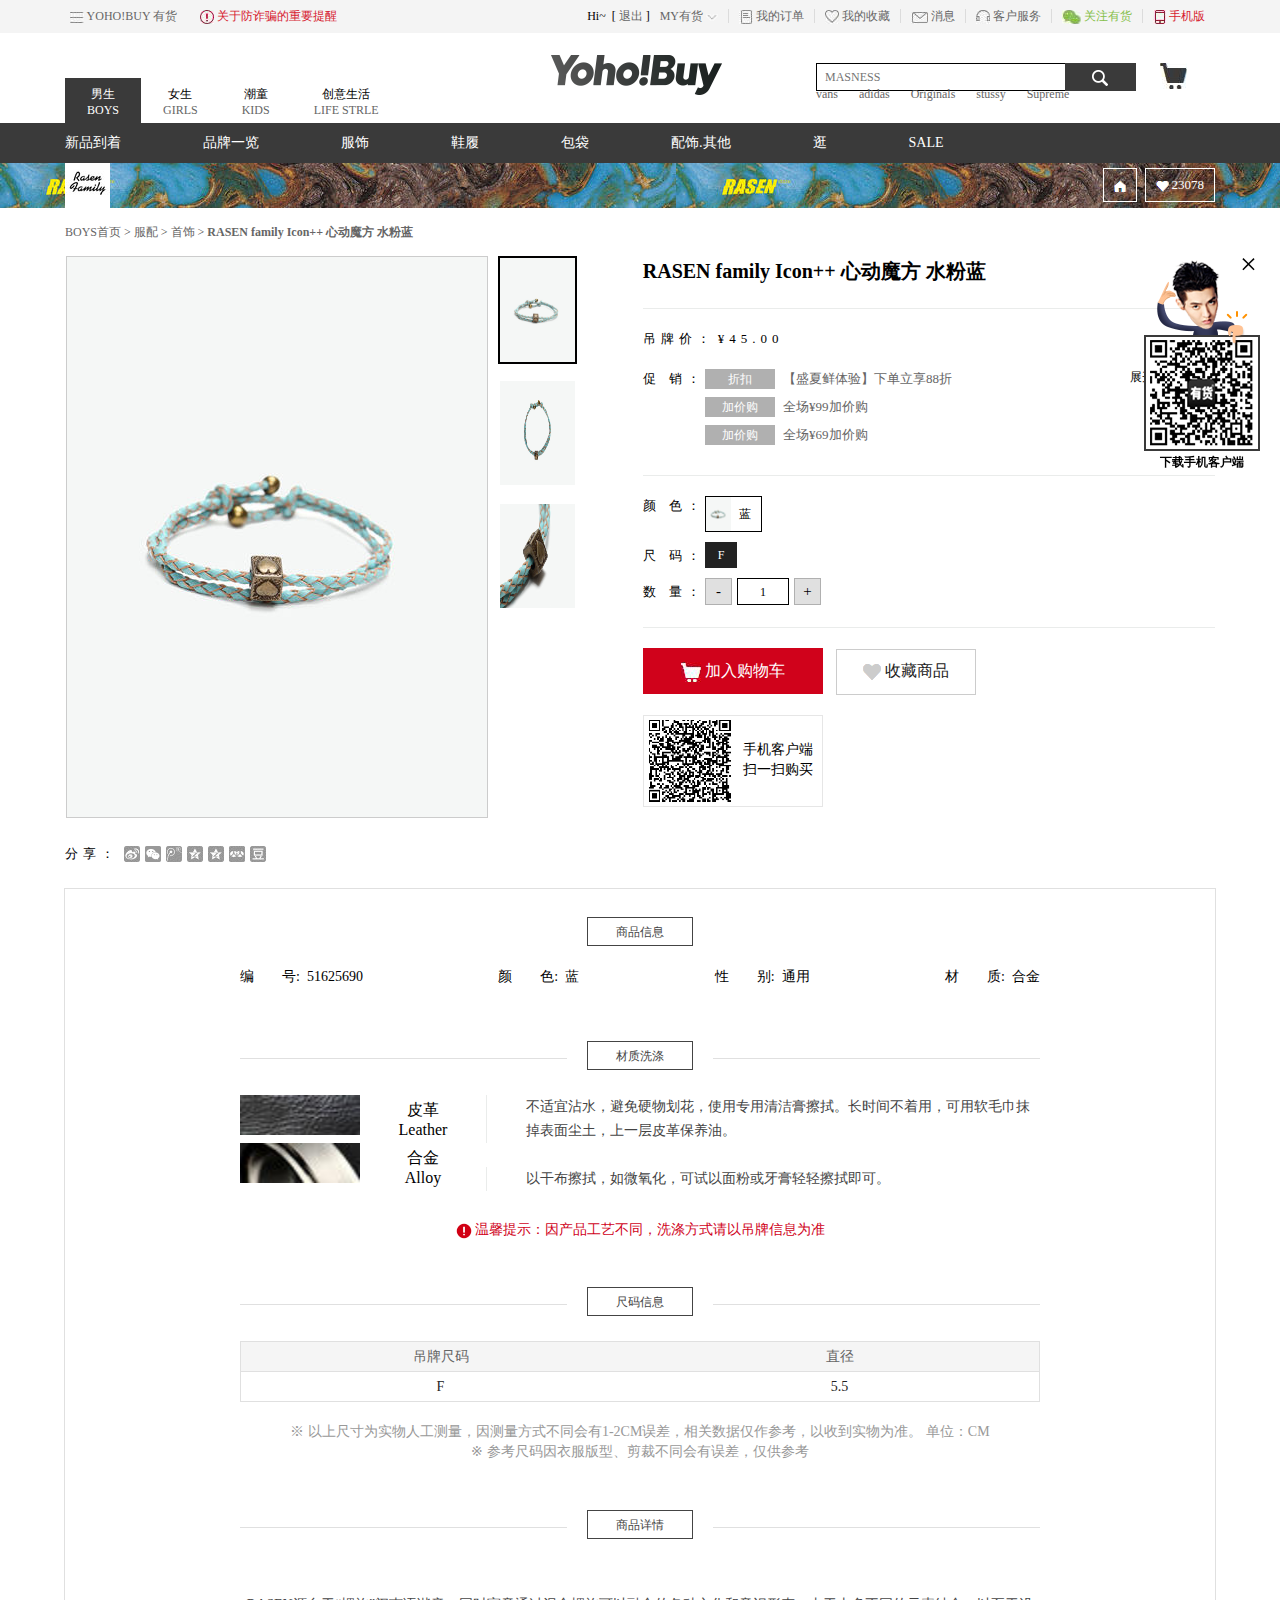
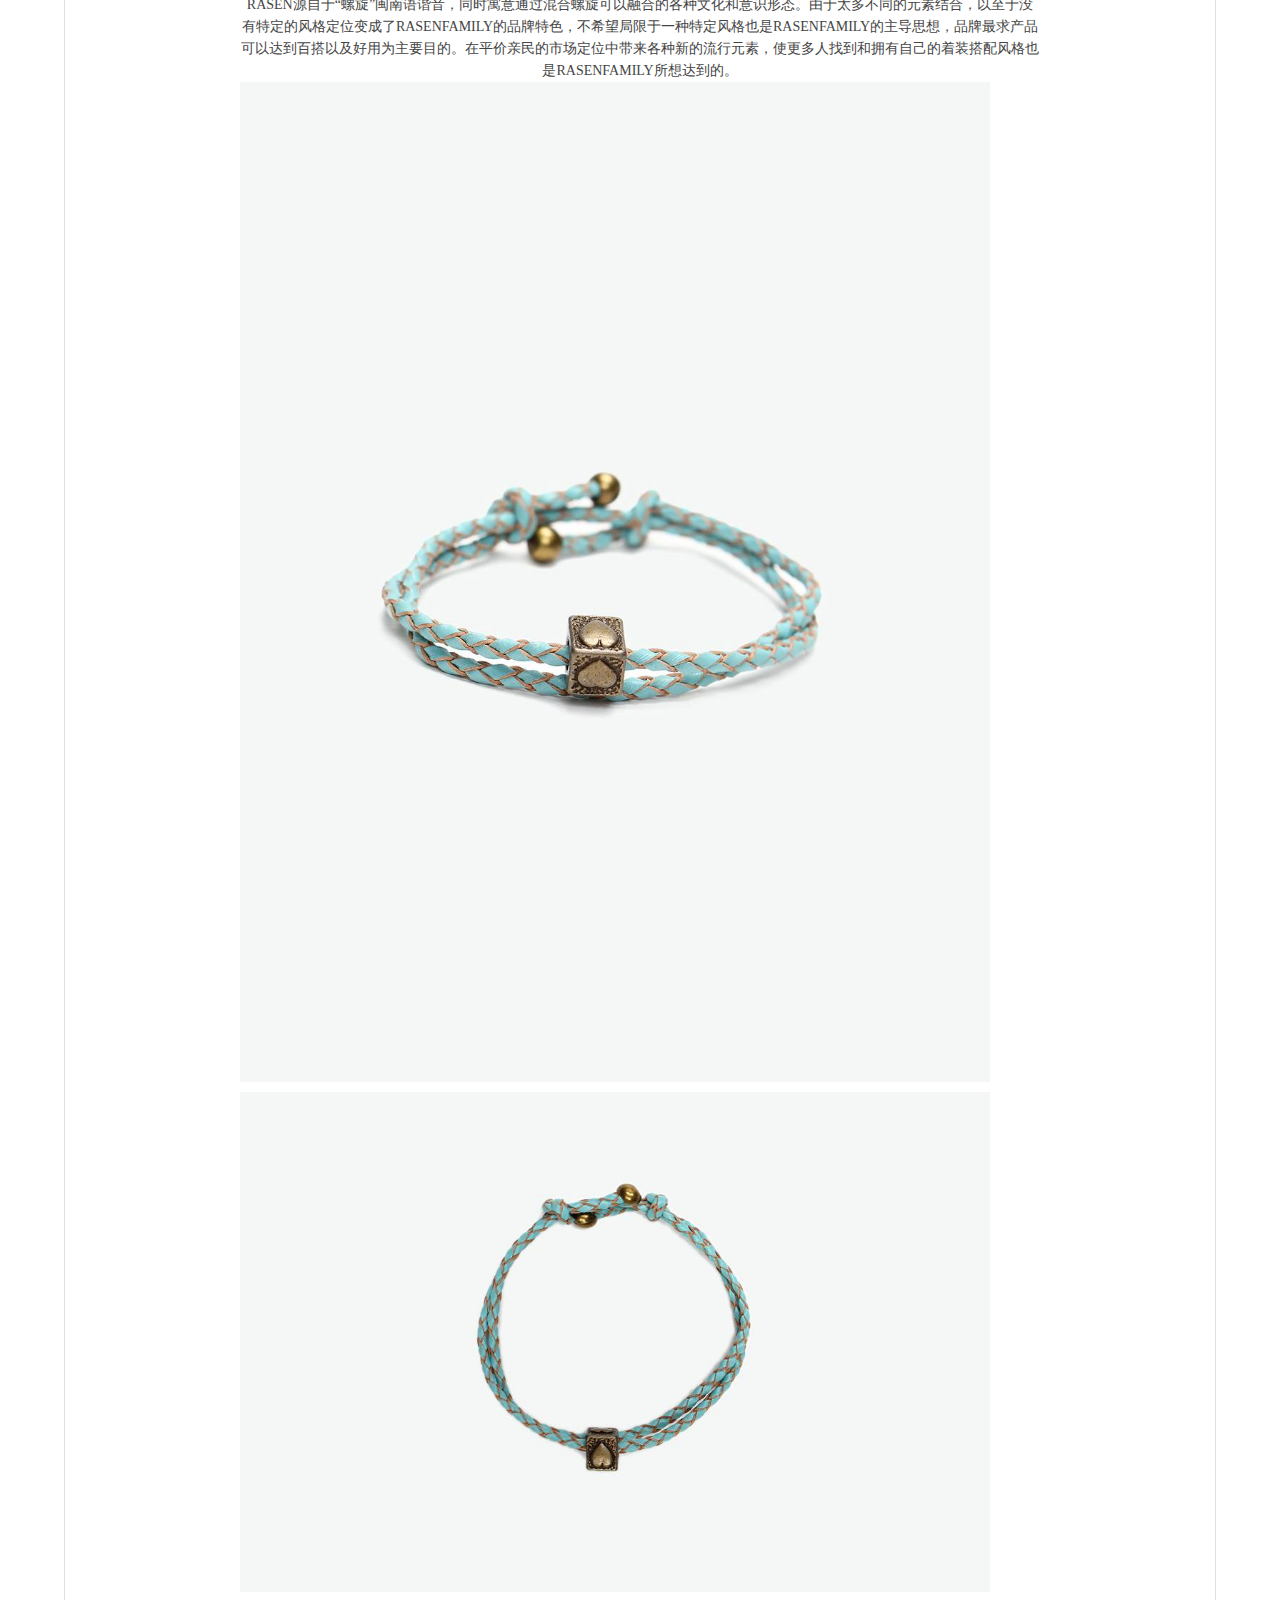
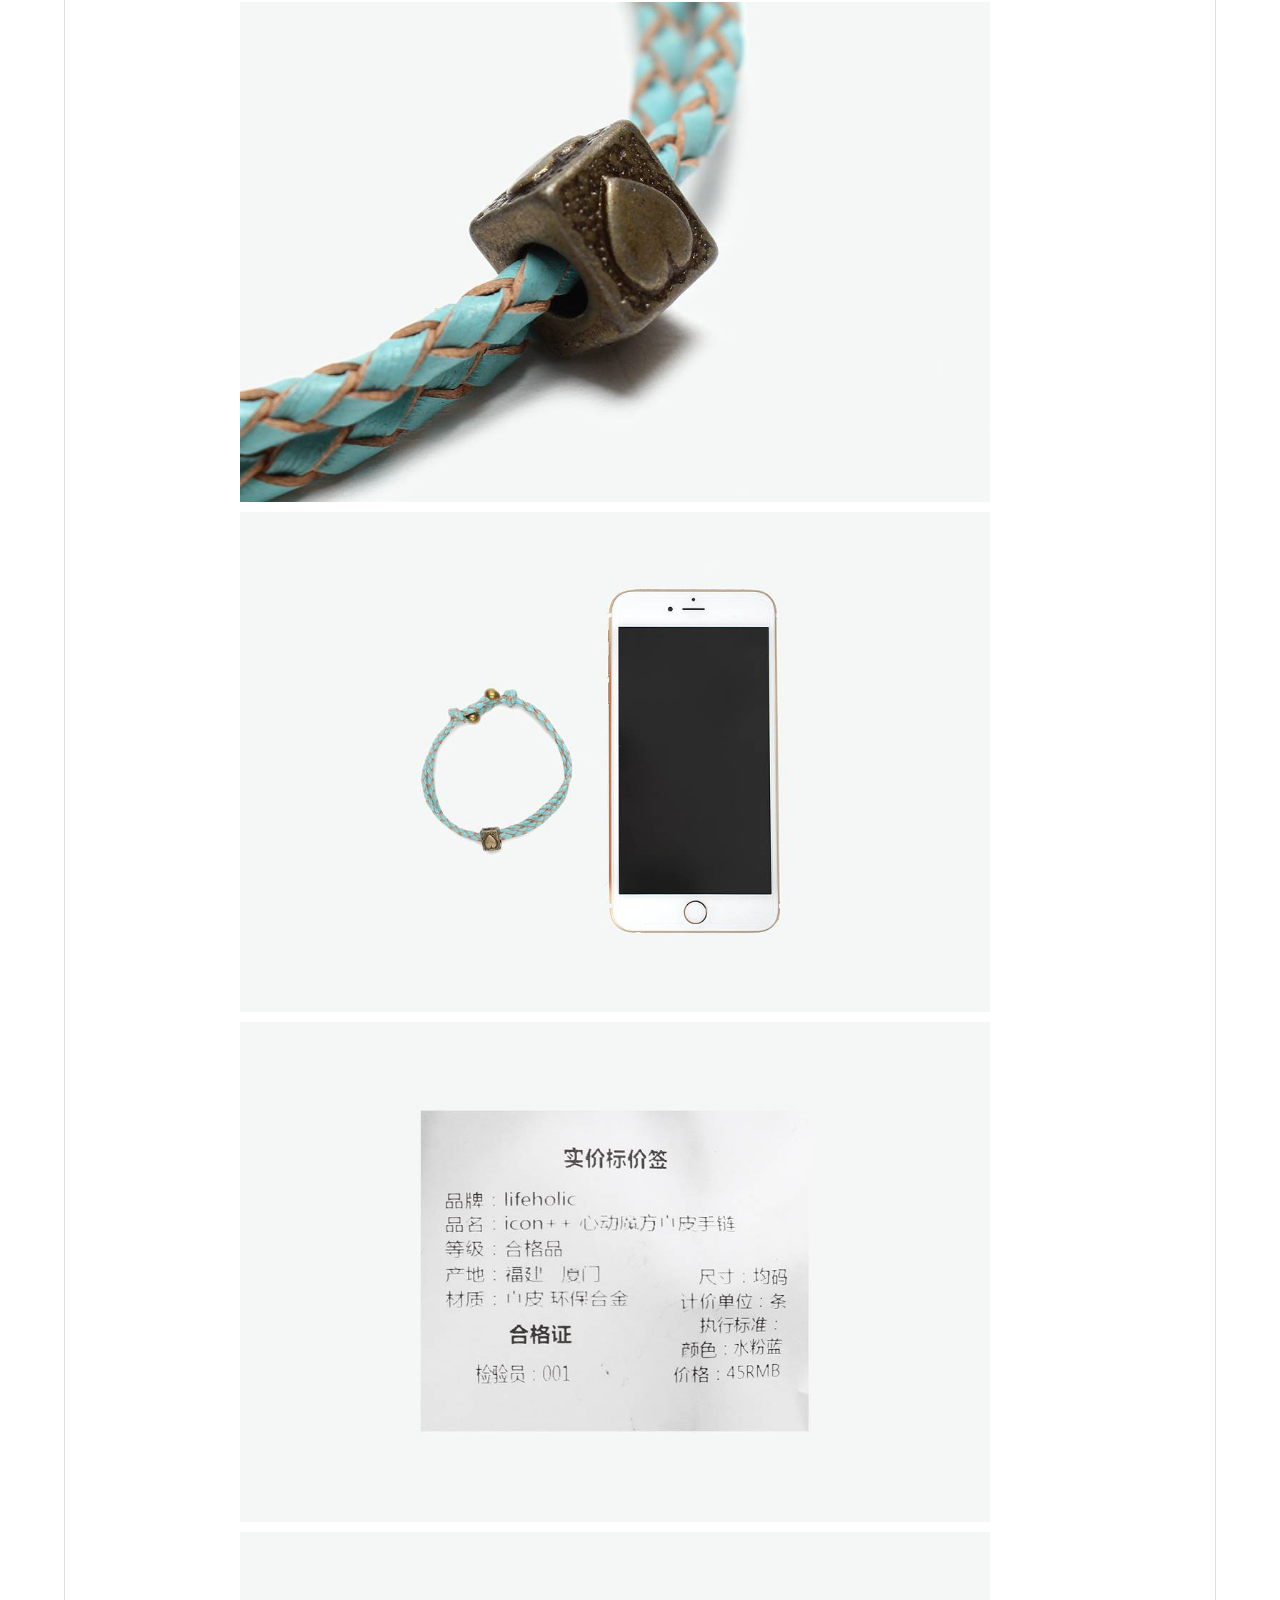
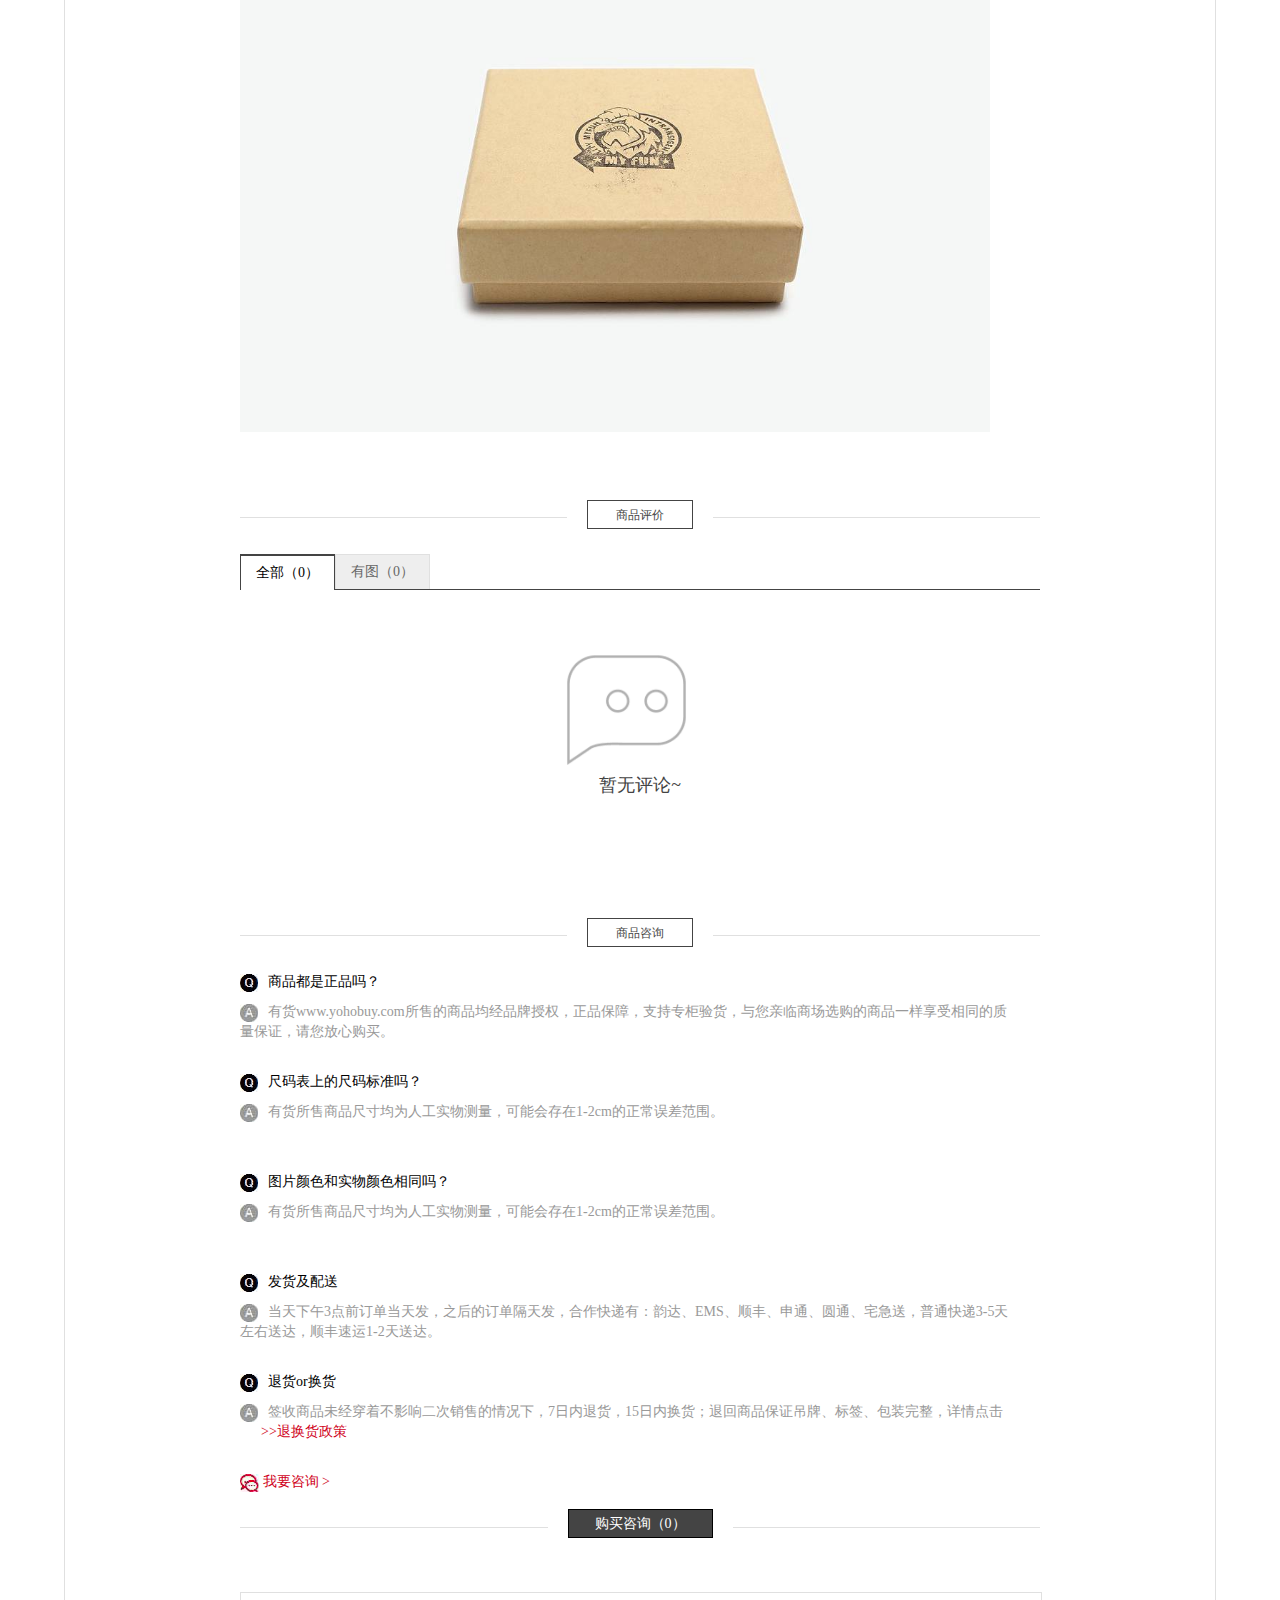
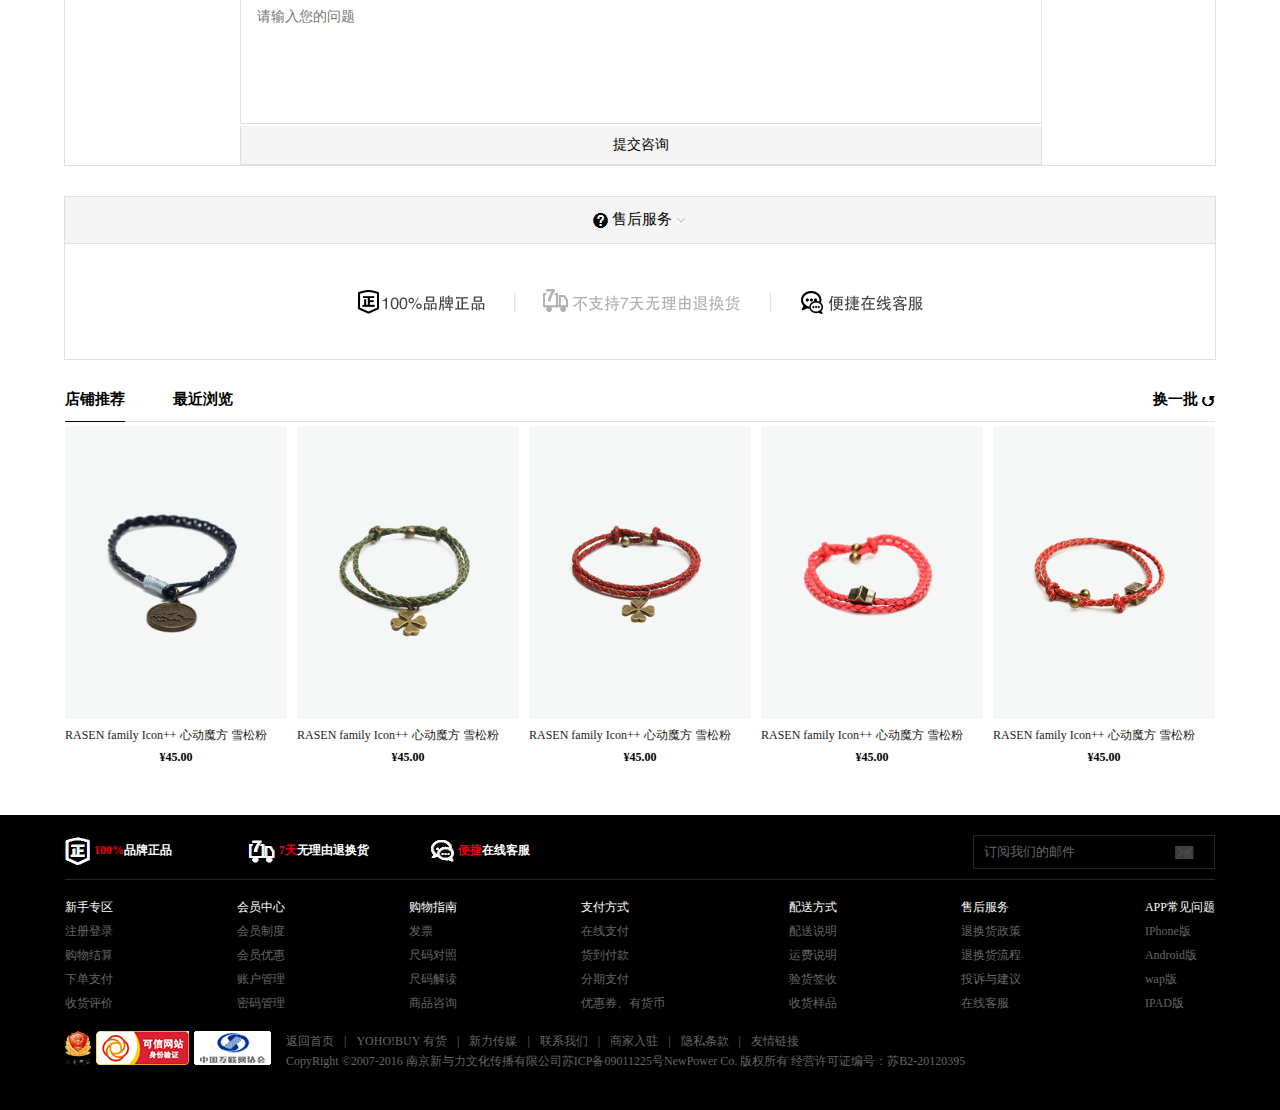
<file: html/shangpinxiangqing.html>
<!doctype html>
<html>
<head>
<meta charset="utf-8">
<title>商品详情</title>
<link href="../css/public.css" rel="stylesheet" type="text/css">
<link href="../css/shangpinxiangqing.css" rel="stylesheet" type="text/css">
</head>
<body>
<div class="code-down-box">
	<div class="code-img"></div>
	<h5 class="code-title">下载手机客户端</h5>
	<i class="icon-del">×</i>
</div>
<section id="top">
	<div class="margin clear">
    	<div class="top-l">
        	<i class="iconfont"><img src="../images/sanheng.png"/></i>
            <a href="#" class="linkone">YOHO!BUY 有货</a>
            	<ul class="group-list">
                	<li><a href="YOHO!.html" onmouseover="javascript:this.innerHTML='集团官网'" onmouseout="javascript:this.innerHTML='YOHO!'">YOHO!</a></li>
					<li><a href="#" onmouseover="javascript:this.innerHTML='男生潮流'" onmouseout="javascript:this.innerHTML='YOHO!BOYS'">YOHO!BOYS</a></li>
					<li><a href="#" onmouseover="javascript:this.innerHTML='女生潮流'" onmouseout="javascript:this.innerHTML='YOHO!GIRLS'">YOHO!GIRLS</a></li>
					<li><a href="#" onmouseover="javascript:this.innerHTML='物趣分享'" onmouseout="javascript:this.innerHTML='YOHO!SHOW'">YOHO!SHOW</a></li>
					<li><a href="#" onmouseover="javascript:this.innerHTML='潮流嘉年华'" onmouseout="javascript:this.innerHTML='YO'HOOD'">YO'HOOD</a></li>
                </ul>
            <a href="#" class="linktwo">
            	<i class="iconfont"><img src="../images/zhuyi.png"/></i>
            关于防诈骗的重要提醒</a>
        </div>
        <div class="top-r">
        	<ul>
            	<li class="te">
					<div id="loginBoxShow">
						<span>Hi~[&nbsp;</span><a href="denglu.html">请登录<span>&nbsp;]</span></a><a href="zhuce.html" class="te"><span>[&nbsp;</span>免费注册<span>&nbsp;]</span></a>
					</div>
					<div id="loginBoxHide">
						<span>Hi~&nbsp;</span><a class="userName" style="color:#000"></a>
						[&nbsp;<a id="tuichu" href="denglu.html">退出</a>&nbsp;]
					</div>
				</li>            	
                <li class="changeBg"><a href="#">MY有货
                	<i class="iconfont"><img src="../images/xiajiantou.png"/></i></a>
                </li>
                <li><a href="#"><i class="iconfont"><img src="../images/dingdan.png"/>&nbsp;</i>我的订单</a></li>
                <li><a href="#"><i class="iconfont"><img src="../images/xin.png"/>&nbsp;</i>我的收藏</a></li>
                <li><a href="#"><i class="iconfont"><img src="../images/xiaoxi.png"/>&nbsp;</i>消息</a></li>
                <li class="client"><a href="#"><i class="iconfont"><img src="../images/erji.png"/>&nbsp;</i>客户服务</a>
					<div id="tool-select" class="tool-select">
						<a href="#">在线客服</a><a href="#">帮助中心</a>
					</div>
				</li>
                <li class="wechat"><a href="#"><i class="iconfont"><img src="../images/guanzhu.png"/>&nbsp;</i>关注有货</a></li>
                <li class="phone"><a href="#"><i class="iconfont"><img src="../images/shouji.png"/>&nbsp;</i>手机版</a></li>
            </ul>
            <div id="focus" class="valign">
                <img src="../images/wechat.png" />
                <h5 class="qr-words">微信扫一扫</h5>
                <h5 class="qr-words">关注公众号，赢免单</h5>
            </div>
            <div id="downLoadApp" class="valign">
                <img src="../images/mobile.png" />
                <h5 class="qr-words">下载手机客户端</h5>
                <h5 class="qr-words">更多客户端</h5>
            </div>
        </div>
    </div>
</section>
<header>
	<div class="margin clear">
        <div class="header-l">
           <ul>
           		<li><h5 class="name-c"><a href="#">男生</a></h5><h5><a href="#">BOYS</a></h5></li>
            	<li><h5 class="name-c"><a href="#">女生</a></h5><h5><a href="#">GIRLS</a></h5></li>
            	<li><h5 class="name-c"><a href="#">潮童</a></h5><h5><a href="#">KIDS</a></h5></li>
           		<li><h5 class="name-c"><a href="#">创意生活</a></h5><h5><a href="#">LIFE STRLE</a></h5></li>
           </ul>
       </div>
       <div id="logo">
       		<a href="#" class="logo"><img id="img01" src="../images/logo-en.png" /></a>
       </div>
       <div class="header-r">
			<div class="search clear">
                <input type="text" placeholder="MASNESS" />
                <input type="submit" value=" " />
            </div>	
            <a href="#">
            	<i class="iconfont shopping"><img src="../images/gouwu.png"/>&nbsp;
            		<div class="miniCar-wrapper">
                        <div class="miniCar">
                            <h3>您的购物车暂无商品</h3>
                        </div>
                    </div>
                <i id="shopCar"></i>  
                </i>
            </a> 
            <div class="hot">
                <a href="#">vans</a>
                <a href="#">adidas</a>
                <a href="#">Originals</a>
                <a href="#">stussy</a>
                <a href="#">Supreme</a>
            </div> 
       </div>
    </div>
</header>
<section id="nav">
	<div class="margin">
        <ul class="clear nav-ul">
            <li><a href="#">新品到着</a></li>
            <li><a href="#">品牌一览</a></li>
            <li class="clothes"><a href="#">服饰</a>
            	<div class="third-nav-wrapper">
                	<div class="margin">
                    	<dl class="category-list">
                        	<dt><h3><a href="#">上装</a></h3></dt>
                            <dd><a href="#" class="hot">T恤</a></dd>
                            <dd><a href="#" class="hot">POLO衫</a></dd>
                            <dd><a href="#">衬衫</a></dd>
                            <dd><a href="#" class="hot">背心</a></dd>
                            <dd><a href="#">防风外套</a></dd>
                            <dt><h3><a href="#">下装</a></h3></dt>
                            <dd><a href="#" class="hot">休闲裤</a></dd>
                            <dd><a href="#">牛仔裤</a></dd>
                        </dl>
                        <dl class="category-list">
                        	<dt><h3><a href="#">上装</a></h3></dt>
                            <dd><a href="#" class="hot">T恤</a></dd>
                            <dd><a href="#" class="hot">POLO衫</a></dd>
                            <dd><a href="#">衬衫</a></dd>
                            <dd><a href="#" class="hot">背心</a></dd>
                            <dd><a href="#">防风外套</a></dd>
                            <dt><h3><a href="#">下装</a></h3></dt>
                            <dd><a href="#" class="hot">休闲裤</a></dd>
                            <dd><a href="#">牛仔裤</a></dd>
                        </dl>
                        <dl class="category-list">
                        	<dt><h3><a href="#">上装</a></h3></dt>
                            <dd><a href="#" class="hot">T恤</a></dd>
                            <dd><a href="#" class="hot">POLO衫</a></dd>
                            <dd><a href="#">衬衫</a></dd>
                            <dd><a href="#" class="hot">背心</a></dd>
                            <dd><a href="#">防风外套</a></dd>
                            <dt><h3><a href="#">下装</a></h3></dt>
                            <dd><a href="#" class="hot">休闲裤</a></dd>
                            <dd><a href="#">牛仔裤</a></dd>
                        </dl>
                        <div class="show-detail">
                        	<a href="#"><img src="../images/img01.jpg" /></a>
                            <a href="#" class="title">IN季新品全面开售</a>
                        </div>
                    </div>
                </div>
            </li>
            <li class="clothes"><a href="#">鞋履</a>
            	<div class="third-nav-wrapper">
                	<div class="margin">
                    	<dl class="category-list">
                        	<dt><h3><a href="#">上装</a></h3></dt>
                            <dd><a href="#" class="hot">T恤</a></dd>
                            <dd><a href="#" class="hot">POLO衫</a></dd>
                            <dd><a href="#">衬衫</a></dd>
                            <dd><a href="#" class="hot">背心</a></dd>
                            <dd><a href="#">防风外套</a></dd>
                            <dt><h3><a href="#">下装</a></h3></dt>
                            <dd><a href="#" class="hot">休闲裤</a></dd>
                            <dd><a href="#">牛仔裤</a></dd>
                        </dl>
                        <dl class="category-list">
                        	<dt><h3><a href="#">上装</a></h3></dt>
                            <dd><a href="#" class="hot">T恤</a></dd>
                            <dd><a href="#" class="hot">POLO衫</a></dd>
                            <dd><a href="#">衬衫</a></dd>
                            <dd><a href="#" class="hot">背心</a></dd>
                            <dd><a href="#">防风外套</a></dd>
                            <dt><h3><a href="#">下装</a></h3></dt>
                            <dd><a href="#" class="hot">休闲裤</a></dd>
                            <dd><a href="#">牛仔裤</a></dd>
                        </dl>
                        <dl class="category-list">
                        	<dt><h3><a href="#">上装</a></h3></dt>
                            <dd><a href="#" class="hot">T恤</a></dd>
                            <dd><a href="#" class="hot">POLO衫</a></dd>
                            <dd><a href="#">衬衫</a></dd>
                            <dd><a href="#" class="hot">背心</a></dd>
                            <dd><a href="#">防风外套</a></dd>
                            <dt><h3><a href="#">下装</a></h3></dt>
                            <dd><a href="#" class="hot">休闲裤</a></dd>
                            <dd><a href="#">牛仔裤</a></dd>
                        </dl>
                        <div class="show-detail">
                        	<a href="#"><img src="../images/img01.jpg" /></a>
                            <a href="#" class="title">IN季新品全面开售</a>
                        </div>
                    </div>
                </div>
            </li>
            <li class="clothes"><a href="#">包袋</a>
            	<div class="third-nav-wrapper">
                	<div class="margin">
                    	<dl class="category-list">
                        	<dt><h3><a href="#">上装</a></h3></dt>
                            <dd><a href="#" class="hot">T恤</a></dd>
                            <dd><a href="#" class="hot">POLO衫</a></dd>
                            <dd><a href="#">衬衫</a></dd>
                            <dd><a href="#" class="hot">背心</a></dd>
                            <dd><a href="#">防风外套</a></dd>
                            <dt><h3><a href="#">下装</a></h3></dt>
                            <dd><a href="#" class="hot">休闲裤</a></dd>
                            <dd><a href="#">牛仔裤</a></dd>
                        </dl>
                        <dl class="category-list">
                        	<dt><h3><a href="#">上装</a></h3></dt>
                            <dd><a href="#" class="hot">T恤</a></dd>
                            <dd><a href="#" class="hot">POLO衫</a></dd>
                            <dd><a href="#">衬衫</a></dd>
                            <dd><a href="#" class="hot">背心</a></dd>
                            <dd><a href="#">防风外套</a></dd>
                            <dt><h3><a href="#">下装</a></h3></dt>
                            <dd><a href="#" class="hot">休闲裤</a></dd>
                            <dd><a href="#">牛仔裤</a></dd>
                        </dl>
                        <dl class="category-list">
                        	<dt><h3><a href="#">上装</a></h3></dt>
                            <dd><a href="#" class="hot">T恤</a></dd>
                            <dd><a href="#" class="hot">POLO衫</a></dd>
                            <dd><a href="#">衬衫</a></dd>
                            <dd><a href="#" class="hot">背心</a></dd>
                            <dd><a href="#">防风外套</a></dd>
                            <dt><h3><a href="#">下装</a></h3></dt>
                            <dd><a href="#" class="hot">休闲裤</a></dd>
                            <dd><a href="#">牛仔裤</a></dd>
                        </dl>
                        <div class="show-detail">
                        	<a href="#"><img src="../images/img01.jpg" /></a>
                            <a href="#" class="title">IN季新品全面开售</a>
                        </div>
                    </div>
                </div>
            </li>
            <li><a href="#">配饰.其他</a></li>
            <li><a href="#">逛</a></li>
            <li><a href="#">SALE</a></li>
        </ul>    
    </div>
</section>
<section id="banner">
	<div class="margin clear">
		<div class="leftBox" style="float:left;">
			<a href="#"><img src="../images/img.jpg"/></a>
		</div>
		<div class="rightBox">
			<a href="#" class="home"><span><img src="../images/home.png"/></span></a>
			<span id="love"><img src="../images/love.png"/>
				<span class="love-num">23078</span>
			</span>
		</div>
	</div>
</section>
<section id="center" class="margin clear">
	<p class="nav">
		<a herf="#">BOYS首页</a>
		&gt;
		<a herf="#" class="miaoshu1">服配</a>
		&gt;
		<a herf="#" class="miaoshu2">首饰</a>
		&gt;
		<a herf="#" class="last goodName">RASEN family Icon++ 心动魔方 水粉蓝</a>
	</p>
	<div class="main clear margin">	
		<div class="main-l zoom clear">
			<div class="zoomMiddle">
				<img class="tupian1" src="../images/img011.jpg" alt="">
				<div class="mask"></div>
			</div>
			<div class="zoomSmall">
				<div  class="wrapSmallImg">
					<ul class="thumbs">
						<li class="current thumb-wrap">
							<img class="tupian1" src="../images/img011.jpg" alt="" style="z-index: 1000;">
							<div id="thumb-wrap" >1</div>
						</li>
						<li><img class="tupian2" src="../images/img7.jpg" alt=""></li>
						<li><img class="tupian3" src="../images/img8.jpg" alt=""></li>
					</ul>
				</div>
			</div>
			<div class="zoomLarge" style="z-index:1000" ><img class="tupian1" src="../images/img011.jpg" alt=""></div>
			<div class="share-row">
				<span class="title">分享：</span>
				<span class="share-wrapper">
					<i class="weibo" title="分享到新浪微博"></i>
					<i class="weixin" title="分享到微信朋友圈"></i>
					<i class="tweibo" title="分享到腾讯微博"></i>
					<i class="qzone" title="分享到QQ空间"></i>
					<i class="qq" title="分享到QQ好友"></i>
					<i class="renren" title="分享到人人"></i>
					<i class="douban" title="分享到豆瓣"></i>
				</span>
			</div>
		</div>
		<div class="main-r">
			<h1 class="name name1">RASEN family Icon++ 心动魔方 水粉蓝</h1>
			<div class="line"></div>
			<p class="market-price">
				<span class="price-row">
					<span class="title">吊牌价：</span>
					<span class="title goodsPrice">¥45.00</span>
				</span>
				<span class="desc"></span>
			</p>
			<div class="row"> 
				<span class="title l">促  销：</span>

				<div id="activity-title">
					<div class="activity-title">
						<span>展开全部促销</span>
						<i><img src="../images/sanjiao.png"></i>
					</div>
					<div class="activity-title1">
						<span>收起促销</span>
						<i><img src="../images/shangsanjiao.png"></i>
					</div>
				</div>
				<div class="activity-container">
					<ul class="activity">
						<li class="promotion-item">
							<span class="ac-type">折扣</span>					
							<span class="ac-des small"><a href="#">【盛夏鲜体验】下单立享88折</a></span>					
						</li>				
						<li class="promotion-item">
							<span class="ac-type">加价购</span>					
							<span class="ac-des small"><a href="#">全场¥99加价购</a></span>					
						</li>
						<li class="promotion-item">
							<span class="ac-type">加价购</span>					
							<span class="ac-des small"><a href="#">全场¥99加价购</a></span>					
						</li>
						<li class="promotion-item">
							<span class="ac-type">加价购</span>					
							<span class="ac-des small"><a href="#">全场¥99加价购</a></span>					
						</li>
						<li class="promotion-item">
							<span class="ac-type">加价购</span>					
							<span class="ac-des small"><a href="#">全场¥99加价购</a></span>					
						</li>
					</ul>				
				
				</div>

				<div class="l">
					<ul class="activity">
						<li class="promotion-item">
							<span class="ac-type">折扣</span>
							<span class="ac-des small"><a href="#">【盛夏鲜体验】下单立享88折</a></span>
						</li>
						<li class="promotion-item">
							<span class="ac-type">加价购</span>
							<span>全场¥99加价购</span>
						</li>
						<li class="promotion-item">
							<span class="ac-type">加价购</span>
							<span>全场¥69加价购</span>
						</li>
					</ul>
				</div>
			</div>
			<div class="line"></div>
			<div class="trade-content">
				<div id="type-chose" class="type-chose">
					<div class="chose-color">
						<span class="title l">颜  色：</span>
						<ul class="colors l clear">
							<li class="focus l">
								<img src="../images/img011.jpg"/>
								<span class="color-name">蓝</span>
							</li>

						</ul>
					</div>
					<div class="chose-size clear">
						<span class="title l"> 尺  码： </span>
						<div id="sizes" class="size-wrapper l">
							<ul class="size">
								<li class="focus">F</li>
							</ul>
							<p class="color-size-tip"></p>
						</div>
					</div>
					<div class="chose-count clear">
						<span class="title l">数  量：</span>
						<div class="num-wraper l clear">
							<span class="minus-plus l">
								<i id="minus-num" class="minus">-</i>
							</span>
							<span id="num" class="num l">1</span>
							<span class="minus-plus l">
								<i id="plus-num" class="minus">+</i>
							</span>
						</div>
					</div>
					<div class="line"></div>
					<div id="joinCart">
						<span id="add-to-cart" class="add-to-cart">
							<i class="iconfont"><img src="../images/honggouwuche.png"/></i>
							 加入购物车 
						</span>
						<span id="collect-product" class="collect-product">
							<img src="../images/collect.png"/>
							 收藏商品 
						</span>
						<span id="code-buy" class="code-buy">
							<div class="code-box">
								<img class="qr" src="../images/code.png"/>
								<div class="code-font"><em>手机客户端<br/>扫一扫购买</em></div>
							</div>
						</span>	
					</div>		
					<div id="balance" class="balance">
						<p class="success-tip">该商品已成功添加到购物车</p>
						<p class="cart-total">
							购物车共<span id="cart-num">1</span>件商品
						</p>
						<p class="balance-btns">
							<a id="go-to-cart-url" >去购物车结算&nbsp;&gt;</a>
							<span id="keep-shopping"> 继续购物 </span>
						</p>
					</div>
				</div>
			</div>
			
		</div>
	</div>
</section>
<section id="content" class="margin">
	<p class="inf-title margin1"><span class="tit">商品信息</span></p>
	<ul class="inful margin1">
		<li>编　　号:&nbsp; 51625690</li>
		<li>颜　　色:&nbsp; 蓝</li>
		<li>性　　别:&nbsp; 通用</li>
		<li>材　　质:&nbsp; 合金</li>
	</ul>
	<p class="inf-title margin1 te"><span class="title-head"><span class="tit">材质洗涤</span></span></p>
	<ul class="cont margin1">
		<li>
			<img class="tu" src="../images/img4.jpg"/>
			<p class="name">皮革<br/>Leather</p>
			<p class="text">不适宜沾水，避免硬物划花，使用专用清洁膏擦拭。长时间不着用，可用软毛巾抹掉表面尘土，上一层皮革保养油。</p>
		</li>
		<li>
			<img class="tu" src="../images/img5.jpg"/>
			<p class="name">合金<br/>Alloy</p>
			<p class="text">以干布擦拭，如微氧化，可试以面粉或牙膏轻轻擦拭即可。</p>
		</li>
	</ul>
	<div class="warn">
		<img class="warning" src="../images/warn.png"/>
		<span>温馨提示：因产品工艺不同，洗涤方式请以吊牌信息为准</span>
	</div>
	<p class="inf-title margin1 te"><span class="title-head"><span class="tit">尺码信息</span></span></p>
	<div class="size margin1">
		<table class="margin1">
			<thead>
				<tr>
					<th>吊牌尺码</th>		
					<th>直径</th>		
				</tr>		
			</thead>
			<tbody>
				<tr>
					<td>F</td>		
					<td>5.5</td>		
				</tr>		
			</tbody>
		</table>
		<p class="size-tip">※ 以上尺寸为实物人工测量，因测量方式不同会有1-2CM误差，相关数据仅作参考，以收到实物为准。 单位：CM<br/>※ 参考尺码因衣服版型、剪裁不同会有误差，仅供参考</p>
	</div>
	<p class="inf-title margin1 te"><span class="title-head"><span class="tit">商品详情</span></span></p>
	<p class="margin1 xq">RASEN源自于“螺旋”闽南语谐音，同时寓意通过混合螺旋可以融合的各种文化和意识形态。由于太多不同的元素结合，以至于没有特定的风格定位变成了RASENFAMILY的品牌特色，不希望局限于一种特定风格也是RASENFAMILY的主导思想，品牌最求产品可以达到百搭以及好用为主要目的。在平价亲民的市场定位中带来各种新的流行元素，使更多人找到和拥有自己的着装搭配风格也是RASENFAMILY所想达到的。</p>
	<p class="margin1 jieshao0"><img class="lazy" src="../images/img6.jpg"/></p>
	<p class="margin1 jieshao1"><img class="lazy" src="../images/img7.jpg"/></p>
	<p class="margin1 jieshao2"><img class="lazy" src="../images/img8.jpg"/></p>
	<p class="margin1 jieshao3"><img class="lazy" src="../images/img9.jpg"/></p>
	<p class="margin1 jieshao4"><img class="lazy" src="../images/img10.jpg"/></p>
	<p class="margin1 jieshao5"><img class="lazy" src="../images/img11.jpg"/></p>
	<p class="inf-title margin1 te last"><span class="title-head"><span class="tit">商品评价</span></span></p>
	<div class="wrap">
		<ul id="tab_t">
			<li class="act" onclick="sel(1)">全部（0）</li>
			<li onclick="sel(2)">有图（0）</li>
		</ul>
		<div id="tab_c">
			<div class="margin1"><img src="../images/no-comment-pic.png"/><br/>暂无评论~</div>
			<div class="hide margin1"><img src="../images/no-comment-pic.png"/><br/>暂无评论~</div>
		</div>
	</div>
	<p class="inf-title margin1 te last"><span class="title-head"><span class="tit">商品咨询</span></span></p>
	<div class="comment margin1">
		<div class="question">
			<span class="top-question"><img class="qa" src="../images/question.png"/>商品都是正品吗？</span>
			<span class="answer"><img class="qa" src="../images/answer.png"/>有货www.yohobuy.com所售的商品均经品牌授权，正品保障，支持专柜验货，与您亲临商场选购的商品一样享受相同的质量保证，请您放心购买。</span>
		</div>
		<div class="question">
			<span class="top-question"><img class="qa" src="../images/question.png"/>尺码表上的尺码标准吗？</span>
			<span class="answer"><img class="qa" src="../images/answer.png"/>有货所售商品尺寸均为人工实物测量，可能会存在1-2cm的正常误差范围。</span>
		</div>
		<div class="question">
			<span class="top-question"><img class="qa" src="../images/question.png"/>图片颜色和实物颜色相同吗？</span>
			<span class="answer"><img class="qa" src="../images/answer.png"/>有货所售商品尺寸均为人工实物测量，可能会存在1-2cm的正常误差范围。</span>
		</div>
		<div class="question">
			<span class="top-question"><img class="qa" src="../images/question.png"/>发货及配送</span>
			<span class="answer"><img class="qa" src="../images/answer.png"/>当天下午3点前订单当天发，之后的订单隔天发，合作快递有：韵达、EMS、顺丰、申通、圆通、宅急送，普通快递3-5天左右送达，顺丰速运1-2天送达。</span>
		</div>
		<div class="question">
			<span class="top-question"><img class="qa" src="../images/question.png"/>退货or换货</span>
			<span class="answer"><img class="qa" src="../images/answer.png"/>签收商品未经穿着不影响二次销售的情况下，7日内退货，15日内换货；退回商品保证吊牌、标签、包装完整，详情点击
				<br/>&nbsp;&nbsp;&nbsp;&nbsp;&nbsp;&nbsp;<a href="#">>>退换货政策</a>
			</span>
		</div>
		<div class="question lasta">
			<span class="top-question">
				<a href="#"><i class="iconfont"><img src="../images/redwe.png"/>&nbsp;</i>我要咨询&nbsp;&gt;</a>
			</span>
		</div>
	</div>
	<p class="inf-title margin1 te last"><span class="title-head buyl"><span class="tit buy">购买咨询（0）</span></span></p>
	<div id="textbox-wrapper" class="margin1 common-question">
		<textarea id="textbox" placeholder="请输入您的问题"></textarea>	
		<span id="submit" class="btn">提交咨询</span>
	</div>

</section>


<section id="shouhou" class="margin">
	<div id="after-service-switch" class="after-service-switch">
		<img src="../images/wenhao.png"/>
		售后服务
		<img src="../images/xiajiantou.png"/>
	</div>
	<div class="info-block margin1">
		<p class="inf-title margin1 te last"><span class="title-head"><span class="tit">退换货流程</span></span></p>
		<div class="img-3 margin1"></div>
		<p class="inf-title margin1 te last"><span class="title-head"><span class="tit">有货承诺</span></span></p>
	</div>	
	<div id="saleReturn" class="not-support-salereturned-service"></div>		

</section>
<section id="recommend">
	<div class="bottom-tab margin">
		<p>
			<span class="bottom-title bottom-cur">店铺推荐</span>
			<span class="bottom-title">最近浏览</span>
			<span  id="change" class="bottom-title right">换一批
				<img src="../images/huan.png"/>
			</span>
		</p>
		<div id="boxL" class="margin">
			<ul id="wrapL" class="margin">
				<li class="wrapLi clear">
					<b class="box clear">
						<img src="../images/rec01.jpg"/>
						<a href="#" class="name">RASEN family Icon++ 心动魔方 雪松粉</a>
						<span class="sale-price">¥45.00</span>
					</b>
					<b class="box clear">
						<img src="../images/rec02.jpg"/><a href="#" class="name">RASEN family Icon++ 心动魔方 雪松粉</a><span class="sale-price">¥45.00</span>
					</b>
					<b class="box clear">
						<img src="../images/rec03.jpg"/><a href="#" class="name">RASEN family Icon++ 心动魔方 雪松粉</a><span class="sale-price">¥45.00</span>
					</b>
					<b class="box clear">
						<img src="../images/rec04.jpg"/><a href="#" class="name">RASEN family Icon++ 心动魔方 雪松粉</a><span class="sale-price">¥45.00</span>
					</b>
					<b class="box clear">
						<img src="../images/rec05.jpg"/><a href="#" class="name">RASEN family Icon++ 心动魔方 雪松粉</a><span class="sale-price">¥45.00</span>
					</b>
				</li>
				<li class="wrapLi clear">
					<b class="box clear">
						<img src="../images/rec06.jpg"/>
						<a href="#" class="name">RASEN family Icon++ 心动魔方 雪松粉</a>
						<span class="sale-price">¥45.00</span>
					</b>
					<b class="box clear">
						<img src="../images/rec07.jpg"/><a href="#" class="name">RASEN family Icon++ 心动魔方 雪松粉</a><span class="sale-price">¥45.00</span>
					</b>
					<b class="box clear">
						<img src="../images/rec08.jpg"/><a href="#" class="name">RASEN family Icon++ 心动魔方 雪松粉</a><span class="sale-price">¥45.00</span>
					</b>
					<b class="box clear">
						<img src="../images/rec09.jpg"/><a href="#" class="name">RASEN family Icon++ 心动魔方 雪松粉</a><span class="sale-price">¥45.00</span>
					</b>
					<b class="box clear">
						<img src="../images/rec10.jpg"/><a href="#" class="name">RASEN family Icon++ 心动魔方 雪松粉</a><span class="sale-price">¥45.00</span>
					</b>
				</li>
				<li class="wrapLi clear">
					<b class="box clear">
						<img src="../images/rec11.jpg"/>
						<a href="#" class="name">RASEN family Icon++ 心动魔方 雪松粉</a>
						<span class="sale-price">¥45.00</span>
					</b>
					<b class="box clear">
						<img src="../images/rec12.jpg"/><a href="#" class="name">RASEN family Icon++ 心动魔方 雪松粉</a><span class="sale-price">¥45.00</span>
					</b>
					<b class="box clear">
						<img src="../images/rec13.jpg"/><a href="#" class="name">RASEN family Icon++ 心动魔方 雪松粉</a><span class="sale-price">¥45.00</span>
					</b>
					<b class="box clear">
						<img src="../images/rec14.jpg"/><a href="#" class="name">RASEN family Icon++ 心动魔方 雪松粉</a><span class="sale-price">¥45.00</span>
					</b>
					<b class="box clear">
						<img src="../images/rec15.jpg"/><a href="#" class="name">RASEN family Icon++ 心动魔方 雪松粉</a><span class="sale-price">¥45.00</span>
					</b>
				</li>
				<li class="wrapLi clear">
					<b class="box clear">
						<img src="../images/rec16.jpg"/>
						<a href="#" class="name">RASEN family Icon++ 心动魔方 雪松粉</a>
						<span class="sale-price">¥45.00</span>
					</b>
					<b class="box clear">
						<img src="../images/rec17.jpg"/><a href="#" class="name">RASEN family Icon++ 心动魔方 雪松粉</a><span class="sale-price">¥45.00</span>
					</b>
					<b class="box clear">
						<img src="../images/rec18.jpg"/><a href="#" class="name">RASEN family Icon++ 心动魔方 雪松粉</a><span class="sale-price">¥45.00</span>
					</b>
					<b class="box clear">
						<img src="../images/rec19.jpg"/><a href="#" class="name">RASEN family Icon++ 心动魔方 雪松粉</a><span class="sale-price">¥45.00</span>
					</b>
					<b class="box clear">
						<img src="../images/rec20.jpg"/><a href="#" class="name">RASEN family Icon++ 心动魔方 雪松粉</a><span class="sale-price">¥45.00</span>
					</b>
				</li>
				<li class="wrapLi clear">
					<b class="box clear">
						<img src="../images/rec21.jpg"/>
						<a href="#" class="name">RASEN family Icon++ 心动魔方 雪松粉</a>
						<span class="sale-price">¥45.00</span>
					</b>
					<b class="box clear">
						<img src="../images/rec22.jpg"/><a href="#" class="name">RASEN family Icon++ 心动魔方 雪松粉</a><span class="sale-price">¥45.00</span>
					</b>
					<b class="box clear">
						<img src="../images/rec23.jpg"/><a href="#" class="name">RASEN family Icon++ 心动魔方 雪松粉</a><span class="sale-price">¥45.00</span>
					</b>
					<b class="box clear">
						<img src="../images/rec24.jpg"/><a href="#" class="name">RASEN family Icon++ 心动魔方 雪松粉</a><span class="sale-price">¥45.00</span>
					</b>
					<b class="box clear">
						<img src="../images/rec25.jpg"/><a href="#" class="name">RASEN family Icon++ 心动魔方 雪松粉</a><span class="sale-price">¥45.00</span>
					</b>
				</li>
			</ul>	
		</div> 
	
	</div>

</section>
<footer>
	<div id="footer-t" class="margin clear">
    	<div class="left">
        	<i class="iconfont"><img src="../images/zheng.png"/></i><span class="red">100%</span><span class="rpzp">品牌正品</span>
        </div>
        <div class="left">
        	<i class="iconfont"><img src="../images/seven.png"/></i><span class="red">7天</span><span class="rpzp">无理由退换货</span>
        </div>
        <div class="left">
        	<i class="iconfont"><img src="../images/weixin.png"/></i><span class="red">便捷</span><span class="rpzp">在线客服</span>
        </div>
        <div class="right">
        	<input type="text" value="订阅我们的邮件"><a href="#"><i class="iconfont"><img src="../images/youjian.png"/></i></a>
        </div>
    </div>
	<div id="footer-m" class="margin">
    	<ul>
        	<li>
            	<p><span>新手专区</span></p>
                <p><a href="#">注册登录</a></p>
                <p><a href="#">购物结算</a></p>
                <p><a href="#">下单支付</a></p>
                <p><a href="#">收货评价</a></p>
            </li>
        	<li>
            	<p><span>会员中心</span></p>
                <p><a href="#">会员制度</a></p>
                <p><a href="#">会员优惠</a></p>
                <p><a href="#">账户管理</a></p>
                <p><a href="#">密码管理</a></p>
            </li>
            <li>
            	<p><span>购物指南</span></p>
                <p><a href="#">发票</a></p>
                <p><a href="#">尺码对照</a></p>
                <p><a href="#">尺码解读</a></p>
                <p><a href="#">商品咨询</a></p>
            </li>
            <li>
            	<p><span>支付方式</span></p>
                <p><a href="#">在线支付</a></p>
                <p><a href="#">货到付款</a></p>
                <p><a href="#">分期支付</a></p>
                <p><a href="#">优惠券、有货币</a></p>
            </li>
            <li>
            	<p><span>配送方式</span></p>
                <p><a href="#">配送说明</a></p>
                <p><a href="#">运费说明</a></p>
                <p><a href="#">验货签收</a></p>
                <p><a href="#">收货样品</a></p>
            </li>
            <li>
            	<p><span>售后服务</span></p>
                <p><a href="#">退换货政策</a></p>
                <p><a href="#">退换货流程</a></p>
                <p><a href="#">投诉与建议</a></p>
                <p><a href="#">在线客服</a></p>
            </li>
            <li>
            	<p><span>APP常见问题</span></p>
                <p><a href="#">IPhone版</a></p>
                <p><a href="#">Android版</a></p>
                <p><a href="#">wap版</a></p>
                <p><a href="#">IPAD版</a></p>
            </li>
        </ul>
    </div>
    <div id="footer-b" class="margin clear">
    	<a href="#"><img src="../images/footer1.png"/></a>
        <a href="#"><img src="../images/footer2.png"/></a>
        <a href="#"><img src="../images/footer3.png"/></a>
        <div class="about">
        	<p><a href="#">返回首页</a><span>|</span><a href="#">YOHO!BUY 有货</a><span>|</span><a href="#">新力传媒</a><span>|</span><a href="#">联系我们</a><span>|</span><a href="#">商家入驻</a><span>|</span><a href="#">隐私条款</a><span>|</span><a href="#">友情链接</a></p>
            <p>CopyRight &copy;2007-2016 南京新与力文化传播有限公司<a href="#">苏ICP备09011225号</a>NewPower Co. 版权所有 经营许可证编号：苏B2-20120395</p>
        </div>
    </div>
</footer>
<div id="show">
    <div class="qrcode-hover-box">
        <a href="#" class="layer-box"><span class="qrcode-img"></span></a>
        <div id="focusLeft" class="valign">
            <img src="../images/wechat.png" />
            <h5 class="qr-words">微信扫一扫</h5>
            <h5 class="qr-words">关注公众号，赢免单</h5>
        </div>
        <div id="downLoadAppRight" class="valign">
            <img src="../images/mobile.png" />
            <h5 class="qr-words">下载手机客户端</h5>
            <h5 class="qr-words">更多客户端</h5>
        </div>
    </div>
    
    <a href="shangpinxiangqing.html"><div class="return-top">^</div></a>
</div>

<script type="text/javascript" src="../js/tools.js"></script>
<script type="text/javascript" src="../js/parabola.js" ></script>
<script type="text/javascript" src="../js/fangdajing.js"></script>
<script type="text/javascript" src="../js/move.js"></script>
<script type="text/javascript" src="../js/xiangqing.js"></script>
<script type="text/javascript" src="../js/jquery-1.8.3.min.js"></script>
<script type="text/javascript" src="../js/cookieTools.js" ></script>
<script type="text/javascript" src="../js/modernizr-custom-v2.7.1.min.js" ></script>
<script type="text/javascript">
window.onload=function(){
   var Li = (document.getElementById("wrapL").children[0].offsetWidth+10);//获取单个图片li的宽
   var obannerimg = document.getElementById("wrapL").children;//获取li
   var cbannerimg = obannerimg[0].cloneNode(true)//克隆
   $("wrapL").appendChild(cbannerimg);
   $("wrapL").style.width = Li*obannerimg.length+"px"
   /*换一批*/
   var num = 0;
   $("change").onclick = function(){
	   num++;
	   if(num>=obannerimg.length){
		num=1	;
		$("wrapL").style.left = 0+"px";
	   }
		
	 move($("wrapL"),"left",-Li*num);
	}

	//加入购物车
	var element = $("thumb-wrap"), 
		target = $("shopCar");
	// 抛物线元素的的位置标记
	var parabola = funParabola(element,target).mark();
	$("add-to-cart").onclick=function(){
		$("thumb-wrap").style.cssText="display:block";
		parabola.init();
		$("joinCart").style.cssText="display:none";
		$("balance").style.cssText="display:block";
		
	};


	//数量改变
	var num=parseInt($("num").innerHTML);
	//添加
	$("plus-num").onclick = function(){
		num++;
		$("num").innerHTML=num;
	}
	//减少
	$("minus-num").onclick = function(){
		num--;
		if(num<=0){
			num=0;
		}
		$("num").innerHTML=num;
	}

}



function sel(data){
	var liarr=document.getElementById("tab_t").children;
	for(var i in liarr){
		liarr[i].className="";
	}
	liarr[data-1].className="act";
	var tab_c=document.getElementById("tab_c");
	var divarr=[];
	for(var i in tab_c.childNodes){
		if(tab_c.childNodes[i].nodeType==1){
			tab_c.childNodes[i].className="hide";
			divarr.push(tab_c.childNodes[i]);
		}
	}
	divarr[data-1].className="";
}


var jq = $.noConflict();
// 加入购物车
jq("#go-to-cart-url").click(function(){
	var userName=getCookie("userName");
	var goodsId=getCookie("number");
	var goodsCount=parseInt(jq("#num").html());
	if(goodsCount<=0){
		alert('请选择商品数量！');
		return false;
	}	
	jq.ajax({
		type: "get",
		url: "../php/addShoppingCart.php",
		data:{
			userName:userName,
			goodsId:goodsId,
			goodsCount:goodsCount
		},
		success:function(data){
			console.log(data);
			location.href="gouwuche.html";
		}
	})	
});
jq(function(){
	var userName=getCookie("userName");
	if(userName==""){
		jq("#loginBoxHide").css("display","none");
		jq("#loginBoxShow").css("display","block");	
	}else{
		jq("#loginBoxShow").css("display","none");
		jq(".userName").html(userName);		
	}
	
//点击退出，清除cookie
	jq("#tuichu").click(function(){
		removeCookie("userName");
		jq("#loginBoxHide").css("display","none");
		jq("#loginBoxShow").css("display","block");
	})

})



//自动获取详情页
jq(function(){
	let goodsId=getCookie("number");
	jq.ajax({
		type:"get",
		url:"../php/getGoodsInfo.php",
		async:true,
		data:"goodsId="+goodsId,
		success:function(data){
			//console.log(1);
				//let obj=eval(data);
				let obj=eval('('+data+')');
				let goodsPrice=obj.goodsPrice;//产品价格
				let goodsName=obj.goodsName;//产品名称
				let goodsImg=obj.goodsImg;
				let goodsDesc=obj.goodsDesc;
				let goodsType=obj.goodsType;
				let beiyong1=obj.beiyong1;
				let colorName=obj.beiyong2;
				let jieshao0=obj.beiyong3;
				let jieshao1=obj.beiyong4;
				let jieshao2=obj.beiyong5;
				let jieshao3=obj.beiyong6;
				let jieshao4=obj.beiyong7;
				let jieshao5=obj.beiyong8;
				let miaoshu1=obj.beiyong9;
				let miaoshu2=obj.beiyong10;
				jq(".name1").html(goodsName);
				jq(".goodName").html(goodsName);
				jq(".color-name").html(colorName);
				jq(".miaoshu1").html(miaoshu1);
				jq(".miaoshu2").html(miaoshu2);
				
				jq(".goodsPrice").html("&yen;"+goodsPrice+".00");					
				jq(".tupian1").attr({src:jieshao1});
				jq(".tupian2").attr({src:jieshao2});
				jq(".tupian3").attr({src:jieshao3});
				
				jq(".jieshao0 .lazy").attr({src:jieshao0});
				jq(".jieshao1 .lazy").attr({src:jieshao1});
				jq(".jieshao2 .lazy").attr({src:jieshao2});
				jq(".jieshao3 .lazy").attr({src:jieshao3});
				jq(".jieshao4 .lazy").attr({src:jieshao4});
				jq(".jieshao5 .lazy").attr({src:jieshao5});
				//jq(".brand").html(+goodsbrand);//品牌
				//jq(".small1 img").attr({src:goodsImg});
				//jq(".small2 img").attr({src:goodsImg});
				//jq(".small3 img").attr({src:goodsImg});
				//jq(".small4 img").attr({src:goodsImg});
				//jq(".small5 img").attr({src:goodsImg});
				//jq(".small6 img").attr({src:goodsImg});
	
	
		}  
	});	
	
});










//logo换图
jq(function(){
	jq("#logo").mouseenter(function(){
		jq("#img01").animate({"height":"0px","top":"25px"},300,function(){
			jq("#img01").attr("src","../images/logo-cn.png");
			jq("#img01").animate({"width":"90px","height":"53px","top":"0px"},300);			
		});
	});	
	
	jq("#logo").mouseleave(function(){
		jq("#img01").animate({"height":"0px","top":"20px"},300,function(){
			jq("#img01").attr("src","../images/logo-en.png");
			jq("#img01").animate({"width":"171px","height":"40px","top":"0px"},300);			
		});
	});	
});
//收起促销显示与隐藏
jq(function(){	
	jq("#activity-title").click(function(){
		jq(".activity-container").toggle(500);
		jq(".activity-title").toggle();
		jq(".activity-title1").toggle();
	});
});
//售后服务显示与隐藏
jq(function(){	
	jq("#after-service-switch").click(function(){
		jq(".info-block").toggle();
	});
});

jq(".wechat").on("mouseenter", function() {
                jq('#focus').show();
            })
jq(".wechat").on("mouseleave", function() {
                jq('#focus').hide();
            });
jq("#focus").on("mouseenter", function() {
                jq(this).show();
            })
jq("#focus").on("mouseleave", function() {
                jq(this).hide();
            });
			
//关闭亦凡
	jq(".icon-del").click(function(){
		jq(".code-down-box").toggle();
	})			
//客户服务下拉菜单显示		
jq(".client").on("mouseenter", function() {
                jq('#tool-select').show();
            })
jq(".client").on("mouseleave", function() {
                jq('#tool-select').hide();
            });
jq("#tool-select").on("mouseenter", function() {
                jq(this).show();
            })
jq("#tool-select").on("mouseleave", function() {
                jq(this).hide();
            });
						
jq(".phone").on("mouseenter", function() {
                jq('#downLoadApp').show();
            })
jq(".phone").on("mouseleave", function() {
                jq('#downLoadApp').hide();
            });
jq("#downLoadApp").on("mouseenter", function() {
                jq(this).show();
            })
jq("#downLoadApp").on("mouseleave", function() {
                jq(this).hide();
            });

jq(".qrcode-hover-box").on("mouseenter", function() {
                jq('#focusLeft').show();
                jq('#downLoadAppRight').show();
            })
jq(".qrcode-hover-box").on("mouseleave", function() {
                jq('#focusLeft').hide();
                jq('#downLoadAppRight').hide();
            });
jq("#focusLeft").on("mouseenter", function() {
                jq(this).show();
            })
jq("#downLoadAppRight").on("mouseenter", function() {
                jq(this).show();
            })
jq("#focusLeft").on("mouseleave", function() {
                jq(this).hide();
            });
jq("#downLoadAppRight").on("mouseleave", function() {
                jq(this).hide();
            });

jq(".shopping").on("mouseenter", function() {
                jq('.miniCar-wrapper').show();
            })
jq(".shopping").on("mouseleave", function() {
                jq('.miniCar-wrapper').hide();
            });
jq(".miniCar-wrapper").on("mouseenter", function() {
                jq(this).show();
            })
jq(".miniCar-wrapper").on("mouseleave", function() {
                jq(this).hide();
            });
jq(".linkone").on("mouseenter", function() {
                jq('.group-list').show();
            })
jq(".linkone").on("mouseleave", function() {
                jq('.group-list').hide();
            });
jq(".group-list").on("mouseenter", function() {
                jq(this).show();
            })
jq(".group-list").on("mouseleave", function() {
                jq(this).hide();
            });
jq(".clothes").on("mouseenter", function() {
                jq('.third-nav-wrapper').show();
            })
jq(".clothes").on("mouseleave", function() {
                jq('.third-nav-wrapper').hide();
            });
jq(".third-nav-wrapper").on("mouseenter", function() {
                jq(this).show();
            })
jq(".third-nav-wrapper").on("mouseleave", function() {
                jq(this).hide();
            });
function show(){
	var mytop =jq(document).scrollTop();
	if (mytop>300){
		jq("#show").css({'display':'block'});
	} else if(mytop<=100){
		jq("#show").css({'display':'none'});
	}
	setTimeout(show);
}
show();


jq(function(){
  var smallImgLi = jq('.wrapSmallImg ul li');
  var smallImgLiLength = smallImgLi.size();
  var smallImgLiWidth = smallImgLi.outerWidth(true);
  var smallImgUl = jq('.wrapSmallImg ul');
  var leftBtn = jq('span.left');
  var rightBtn = jq('span.right');
  var now = 0;
  var zoomMiddleDiv = jq('.zoomMiddle');
  smallImgLi.mouseover(function(){
    jq(this).addClass('current').siblings().removeClass('current');
    var thisSrc = jq(this).children('img').attr('src');
    jq('.zoomMiddle img').attr('src',thisSrc);
    jq('.zoomLarge img').attr('src',thisSrc);
  });
  rightBtn.click(function(){
    leftBtn.removeClass('disable');
    if(now>=smallImgLiLength-4){
      jq(this).addClass('disable');
      now = smallImgLiLength-4;
    }else{
      now++;
      smallImgUl.animate({'left':-now*smallImgLiWidth},300);
    }
  });
  leftBtn.click(function(){
    if(now==0){
      now=0;
    }else{
      now--;
      smallImgUl.animate({'left':'+='+smallImgLiWidth},300);
    }
  });
  zoomMiddleDiv.mousemove(function(e){
    jq('.mask').show();
    jq('.zoomLarge').show();
    zoomMiddleDivOffset = zoomMiddleDiv.offset();
    var x = e.pageX - zoomMiddleDivOffset.left - jq('.mask').width()/2;
    var y = e.pageY - zoomMiddleDivOffset.top - jq('.mask').height()/2;
    if(x<=0){
      x=0;
    }else if(x>=zoomMiddleDiv.width()-jq('.mask').width()){
      x = zoomMiddleDiv.width()-jq('.mask').width();
    }
    if(y<=0){
      y=0;
    }else if(y>=zoomMiddleDiv.height()-jq('.mask').height()){
      y = zoomMiddleDiv.height()-jq('.mask').height();
    }
    var percentageX = x/(zoomMiddleDiv.width()-jq('.mask').width());
    var percentageY = y/(zoomMiddleDiv.height()-jq('.mask').height());
    jq('.zoomLarge img').css({
      left:-percentageX*(720-jq('.zoomLarge').width()),
      top:-percentageY*(960-jq('.zoomLarge').height())
    });
    jq('.mask').css({
      'left':x+'px',
      'top':y+'px'
    });
  });
  zoomMiddleDiv.mouseout(function(){
    jq('.mask').hide();
    jq('.zoomLarge').hide();
  });
});

</script>

</body>
</html>
</file>
<file: css/public.css>
@charset "utf-8";
/* CSS Document */
body,ol,ul,h1,h2,h3,h4,h5,h6,p,th,td,dl,dd,form,fieldset,legend,input,textarea,select,td{margin:0;padding:0;}
body{font:12px  "宋体"; word-wrap:break-word;}
a,u,s,del{color:#666;text-decoration:none} 
fieldset ,a img,.bor0 {border:0;}
i,em,b{font-style:normal;font-weight:100;}
li{list-style:none}
img{vertical-align:middle}
table{border-collapse:collapse;}/*细线边框*/


.ind2{text-indent:2em} 
/*溢出隐藏出现省略号*/
.over{white-space:nowrap;overflow:hidden;text-overflow:ellipsis;}

/*让图片垂直对齐方式*/
.valign{text-align:center;}
.valign:after{content:"";display:inline-block;width:0;height:100%;
vertical-align:middle;}/*给valign添加个子元素对齐图片*/
.valign img{vertical-align:middle;}

/*万能清除浮动法*/
.clear{zoom:1;}
.clear:after{content:"";clear:both;display:block;}
</file>
<file: css/style.css>
/* CSS Document */
.margin {
  width: 1150px;
  margin: 0 auto; }

img:hover {
  transition: .3s;
  opacity: .8; }

.code-down-box {
  position: fixed;
  top: 260px;
  right: 20px;
  width: 117px;
  height: 216px;
  border: none;
  background-color: transparent;
  z-index: 990;
  display: block; }
  .code-down-box .code-img {
    width: 117px;
    height: 192px;
    background-image: url(../images/qr-yifan-large.png);
    background-repeat: no-repeat;
    background-size: 100% 100%; }
  .code-down-box .code-title {
    color: #000;
    font-size: 12px;
    height: 20px;
    line-height: 20px;
    text-align: center; }
  .code-down-box .icon-del {
    width: 30px;
    height: 30px;
    position: absolute;
    top: -13px;
    right: -10px;
    display: inline-block;
    font-size: 30px;
    cursor: pointer; }

#top {
  width: 100%;
  height: 33px;
  line-height: 32px;
  font-size: 12px;
  background-color: #f4f4f4;
  font: 12px/32px "";
  z-index: 1000; }

#top .top-l {
  float: left;
  padding: 0 5px;
  color: #000;
  position: relative; }

#top .top-l .group-list {
  width: 170px;
  height: 162px;
  position: absolute;
  left: 10px;
  top: 25px;
  display: none;
  margin-left: -5px;
  background-color: #f4f4f4;
  padding: 20px 0 20px 20px;
  z-index: 100; }

#top .top-l .group-list li a {
  color: #9196a0;
  font-size: 14px;
  transition: .5s; }

#top .top-l .group-list li a:hover {
  color: #000; }

#top .top-l .linktwo {
  color: #D71D32;
  margin-left: 20px; }

@font-face {
  font-family: 'iconfont';
  src: url("../font/iconfont.eot");
  src: url("../font/iconfont.eot?#iefix") format("embedded-opentype"), url("../font/iconfont.woff") format("woff"), url("../font/iconfont.ttf") format("truetype"), url("../font/iconfont.svg#iconfont") format("svg"); }
.iconfont {
  font-family: "iconfont" !important;
  font-size: 16px;
  font-style: normal;
  -webkit-font-smoothing: antialiased;
  -webkit-text-stroke-width: 0.2px;
  -moz-osx-font-smoothing: grayscale; }

#top .top-r {
  float: right; }

#top .top-r ul li {
  float: left; }

#top .top-r ul li.wechat {
  position: relative; }

#top .top-r #focus {
  position: absolute;
  top: 32px;
  right: 110px;
  width: 146px;
  height: 216px;
  background-color: #f4f4f4;
  border: none;
  z-index: 1000;
  display: none; }

#top .top-r #focus img {
  margin: 2px auto 3px;
  width: 96px;
  height: 168px; }

#top .top-r #focus .qr-words {
  height: 18px;
  line-height: 18px;
  font-size: 12px;
  text-align: center; }

#top .top-r #downLoadApp {
  position: absolute;
  top: 32px;
  right: 18px;
  width: 146px;
  height: 216px;
  background-color: #f4f4f4;
  border: none;
  z-index: 1000;
  display: none; }

#top .top-r #downLoadApp img {
  margin: 2px auto 3px;
  width: 96px;
  height: 168px; }

#top .top-r #downLoadApp .qr-words {
  height: 18px;
  line-height: 18px;
  font-size: 12px;
  text-align: center; }

#top .top-r ul li.wechat a {
  color: #86bf4a; }

#top .top-r ul li.phone a {
  color: #d71d32; }

#top .top-r ul li a {
  font: 12px/12px "";
  padding-left: 10px;
  padding-right: 10px;
  border-right: 1px solid #dcdcdc; }

#top .top-r ul li.te a {
  padding-left: 0px;
  padding-right: 0px;
  border: 0; }

#top .top-r ul li.te a.te {
  padding-right: 10px;
  border-right: 1px solid #dcdcdc; }

#top .top-r ul li.te span {
  color: #000; }

#top .top-r ul li.te
#top .top-r ul li.te {
  position: relative;
  min-width: 146px; }
  #top .top-r ul li.te
  #top .top-r ul li.te #loginBoxShow {
    position: absolute; }
  #top .top-r ul li.te
  #top .top-r ul li.te #loginBoxHide {
    position: absolute;
    left: 0;
    top: 0;
    display: none; }

#top .top-r ul li:last-child a {
  border: 0; }

#top .top-r .client {
  position: relative; }

#top .top-r .client:hover {
  background-color: #eaeceb; }

#top .top-r .client .tool-select {
  display: none;
  position: absolute;
  width: 90px;
  line-height: 28px;
  left: 0;
  background: #eaeceb;
  z-index: 9; }

#top .top-r .client .tool-select a {
  display: block;
  padding: 0 0 0 15px;
  border-top: 1px solid #ddd;
  font: 12px/28px "";
  vertical-align: middle; }

#top .top-r .changeBg:hover {
  background: #ededeb; }

header {
  height: 90px;
  background: #fff; }

header .header-l {
  float: left;
  width: 340px;
  height: 90px; }

header .header-l ul {
  vertical-align: top;
  margin-top: 45px; }

header .header-l ul li {
  float: left;
  height: 45.5px;
  padding: 8px 22px 5px;
  text-align: center;
  color: #000; }

header .header-l ul li h5 {
  margin: 0;
  padding: 0;
  border: 0;
  font: inherit;
  font-size: inherit;
  font-size: 100%;
  vertical-align: baseline; }

header .header-l ul li a {
  color: #9c8e8e; }

header .header-l ul li .name-c a {
  color: #000; }

#tab_t .act1 {
  background-color: #3a3a3a; }
  #tab_t .act1 h5 {
    color: #fff; }
    #tab_t .act1 h5 a {
      color: #fff; }

#tab_t .act2 {
  background-color: #FF88AE; }
  #tab_t .act2 h5 {
    color: #fff; }
    #tab_t .act2 h5 a {
      color: #fff; }

#tab_t .act3 {
  background-color: #7BD3F9; }
  #tab_t .act3 h5 {
    color: #fff; }
    #tab_t .act3 h5 a {
      color: #fff; }

#tab_t .act4 {
  background-color: #5E4B3C; }
  #tab_t .act4 h5 {
    color: #fff; }
    #tab_t .act4 h5 a {
      color: #fff; }

header #logo {
  width: 340px;
  float: left;
  position: relative; }

header #logo .logo {
  position: absolute;
  float: left;
  width: 182px;
  height: 53px;
  left: 43%;
  margin-top: 22px;
  position: absolute;
  animation: logoflip 20s infinite;
  -moz-animation: logoflip 20s infinite;
  -webkit-animation: logoflip 20s infinite; }

header #logo #img01 {
  position: absolute;
  width: 171px;
  height: 40px; }

header .header-r {
  float: right;
  width: 381px;
  padding-right: 18px;
  margin-top: 30px; }

header .header-r .search {
  width: 320px;
  height: 28px;
  float: left; }

header .header-r .search [type="text"] {
  float: left;
  border: 1px solid #000;
  border-right: 0;
  width: 240px;
  height: 26px;
  font: 12px/26px "";
  color: #999;
  padding-left: 8px; }

header .header-r .search [type="button"] {
  width: 71px;
  height: 28px;
  float: right;
  border: 1px solid #3a3a3a;
  cursor: pointer;
  background: url(../images/search.png) no-repeat center; }

header .header-r .search a {
  float: left;
  display: block;
  padding: 2px 10px;
  font: 12px/18px "";
  width: 24px; }

header .header-r .shopping {
  margin-left: 24px;
  font: 24px/30px "";
  color: #3a3a3a;
  position: relative; }

header .header-r .shopping .miniCar-wrapper {
  position: absolute;
  top: 24px;
  right: -14px;
  width: 378px;
  z-index: 1000;
  background: #f8f8f8;
  display: none; }

header .header-r .shopping .miniCar-wrapper .miniCar {
  padding: 280px 0 200px;
  text-align: center;
  background: url(../images/empty_car.png) no-repeat 106px 132px; }

header .header-r .shopping .miniCar-wrapper .miniCar h3 {
  margin: 0;
  padding: 0;
  border: 0;
  font: 16px/18px ""; }

header .header-r .hot {
  width: 370px;
  font: 12px/22px "";
  float: left; }

header .header-r .hot a {
  margin-right: 18px; }

header .header-r .hot a:hover {
  color: #f00; }

#nav {
  background-color: #3a3a3a;
  height: 40px;
  width: 100%; }

#nav ul li {
  float: left;
  line-height: 40px;
  padding-right: 46px;
  box-sizing: border-box;
  margin-right: 36px;
  display: inline-block; }

#nav ul li a {
  color: #fff;
  font-size: 14px;
  line-height: 14px;
  display: inline-block; }

#nav .nav-ul li:hover a {
  padding-bottom: 3px;
  border-bottom: 2px solid #fff; }

#nav.hide1 {
  background-color: #3a3a3a; }

#nav.hide2 {
  background-color: #FF88AE; }

#nav.hide3 {
  background-color: #7BD3F9; }

#nav.hide4 {
  background-color: #5E4B3C; }

#banner {
  height: 504px; }

#nav {
  position: relative; }

#nav ul .clothes .third-nav-wrapper {
  width: 100%;
  height: 410px;
  box-sizing: border-box;
  position: absolute;
  left: 0;
  top: 38px;
  display: none;
  padding: 30px 0;
  background-color: #f8f8f8;
  z-index: 900; }

#nav ul .clothes .third-nav-wrapper dl {
  float: left;
  width: 278px;
  height: 352px;
  box-sizing: border-box;
  border-left: 1px solid #ccc;
  padding: 0 50px; }

#nav ul .clothes .third-nav-wrapper dl:first-child {
  width: 228px;
  border-left: 0;
  padding-left: 0; }

#nav ul .clothes .third-nav-wrapper .category-list dt {
  width: 180px;
  padding-bottom: 10px;
  border-bottom: 1px solid #000;
  line-height: 18px;
  margin-bottom: 20px; }

#nav ul .clothes .third-nav-wrapper .category-list dt h3 a {
  line-height: 14px;
  display: inline-block;
  position: relative;
  color: #000; }

#nav ul .clothes .third-nav-wrapper .category-list dd {
  line-height: 14px;
  height: 14px;
  margin-bottom: 24px;
  color: #000; }

#nav ul .clothes .third-nav-wrapper a {
  color: #a1a1a1; }

#nav ul .clothes .third-nav-wrapper a:hover {
  text-decoration: underline; }

#nav ul .clothes .third-nav-wrapper .hot {
  color: #e01; }

#nav ul .clothes .third-nav-wrapper .show-detail {
  box-sizing: border-box;
  padding-left: 19px;
  padding-right: 19px;
  width: 337px;
  height: 250px;
  float: right; }

#nav ul .clothes .third-nav-wrapper .show-detail a {
  color: #fff;
  font-size: 14px;
  line-height: 14px;
  display: inline-block;
  position: relative; }

#nav ul .clothes .third-nav-wrapper .show-detail .title {
  width: 100%;
  margin-top: 40px;
  text-align: center;
  font-size: 14px;
  color: #000;
  overflow: hidden;
  text-overflow: ellipsis;
  white-space: nowrap; }

#banner #box {
  width: 1150px;
  height: 504px;
  position: relative;
  margin-top: 10px; }

#banner #box #wrap {
  width: 1150px;
  height: 450px;
  position: absolute;
  left: 0;
  cursor: pointer; }

#banner #box #wrap > li, #wrap > li img {
  width: 1150px;
  height: 450px; }

#banner #box #wrap > li {
  transition: opacity 1s;
  position: absolute; }

#banner #box #btn {
  z-index: 2;
  width: 1150px;
  height: 54px;
  position: absolute;
  left: 0;
  bottom: -6px;
  cursor: pointer;
  display: flex;
  justify-content: space-between; }

#banner #box #btn > li {
  width: 138px;
  height: 54px;
  float: left; }

.ccc {
  opacity: 0.4; }

.black {
  opacity: 1; }

#banner #box span {
  position: absolute;
  top: 50%;
  display: block;
  width: 60px;
  height: 60px;
  margin-top: -40px;
  z-index: 23;
  color: #59585a;
  font-size: 45px;
  line-height: 60px;
  text-align: center;
  cursor: pointer;
  background: #fff;
  opacity: .55; }

#banner #box #left {
  left: 0; }

#banner #box #right {
  right: 0; }

#singlehot {
  height: 715px;
  width: 1158px; }

#singlehot .title {
  margin: 80px auto 40px;
  width: 298px;
  height: 31px;
  line-height: 31px;
  border: 1px solid #000;
  font-size: 16px;
  text-align: center; }

#singlehot .girls {
  display: flex;
  justify-content: space-between;
  flex-wrap: wrap; }

#singlehot .girls li {
  padding-bottom: 8px; }

#singlehot .single {
  height: 129px; }

#brand {
  height: 530px;
  width: 1158px; }

#brand .title {
  margin: 80px auto 40px;
  width: 298px;
  height: 31px;
  line-height: 31px;
  border: 1px solid #000;
  font-size: 16px;
  text-align: center; }

#brand #boxL {
  width: 1150px;
  height: 175px;
  overflow: hidden;
  position: relative; }

#brand #wrapL {
  width: 4656px;
  height: 175px;
  position: absolute;
  left: 0; }

#brand #wrapL > li, #wrapL > li img {
  width: 378px;
  height: 175px;
  margin-right: 10px; }

#brand #wrapL > li {
  float: left;
  width: 1164px;
  cursor: pointer; }

#brand #boxL span {
  position: absolute;
  top: 55%;
  display: block;
  width: 50px;
  height: 50px;
  background: #fff;
  margin-top: -40px;
  z-index: 2;
  color: #555;
  font-size: 30px;
  line-height: 50px;
  text-align: center;
  cursor: pointer;
  display: none;
  opacity: .5; }

#brand #boxL #leftL {
  left: 0; }

#brand #boxL #rightL {
  right: 0; }

#brand .brands {
  display: flex;
  justify-content: space-between;
  flex-wrap: wrap; }

#brand .brands li {
  margin-top: 8px; }

#brand .brands li:last-child {
  width: 185px;
  height: 86px;
  text-align: center; }

#brand .brands li:last-child a {
  font: 18px/86px "";
  color: #000;
  text-decoration: underline; }

#latest {
  height: 580px;
  width: 1158px; }

#latest .title {
  margin: 80px auto 40px;
  width: 298px;
  height: 31px;
  line-height: 31px;
  border: 1px solid #000;
  font-size: 16px;
  text-align: center; }

#latest .latest-l {
  float: left;
  height: 504px;
  width: 282px;
  margin-left: 3px; }

#latest .latest-r {
  float: right;
  height: 504px;
  width: 282px;
  margin-right: 1px; }

#latest .latests {
  float: left;
  height: 504px;
  width: 590px;
  display: flex;
  justify-content: center;
  flex-wrap: wrap; }

#latest .latests li {
  margin-left: 8px;
  margin-bottom: 7px; }

#trend {
  height: 885px;
  width: 1158px; }

#trend .title {
  margin: 80px auto 40px;
  width: 298px;
  height: 31px;
  line-height: 31px;
  border: 1px solid #000;
  font-size: 16px;
  text-align: center;
  position: relative; }

#trend .more {
  font: 14px/31px "";
  color: #333;
  position: absolute;
  right: -430px; }

#trend .trend-t .trend-t-l {
  float: left;
  width: 185px;
  margin-right: 10px; }

#trend .trend-t .trend-t-l .alink {
  margin-bottom: 10px;
  width: 185px; }

#trend .trend-t .trend-t-l .links {
  width: 185px;
  height: 230px;
  padding: 10px 0;
  background-color: #f8f8f8;
  overflow: hidden; }

#trend .trend-t .trend-t-l .links a {
  float: left;
  width: 50%;
  text-align: center;
  color: #000;
  overflow: hidden;
  font: 14px/38px ""; }

#trend .trend-t .trend-t-c {
  float: left; }

#trend .trend-t .trend-t-c {
  float: left;
  width: 378px; }

#trend .trend-t .trend-t-c .alinkc {
  margin-bottom: 10px;
  width: 378px; }

#trend .trend-t .trend-t-r {
  float: right;
  width: 580px; }

#trend .trend-t .trend-t-r .trend-t-r-link {
  float: left;
  display: flex;
  justify-content: space-between;
  flex-wrap: wrap; }

#trend .trend-t .trend-t-r .trend-t-r-link li {
  margin-bottom: 10px; }

#trend .trend-b .trend-b-link {
  display: flex;
  justify-content: space-between; }

#trendclose {
  height: 885px;
  width: 1158px; }

#trendclose .title {
  margin: 80px auto 40px;
  width: 298px;
  height: 31px;
  line-height: 31px;
  border: 1px solid #000;
  font-size: 16px;
  text-align: center;
  position: relative; }

#trendclose .more {
  font: 14px/31px "";
  color: #333;
  position: absolute;
  right: -430px; }

#trendclose .trendclose-t .trendclose-t-l {
  float: left;
  width: 185px;
  margin-right: 10px; }

#trendclose .trendclose-t .trendclose-t-l .alink {
  margin-bottom: 10px;
  width: 185px; }

#trendclose .trendclose-t .trendclose-t-l .links {
  width: 185px;
  height: 230px;
  padding: 10px 0;
  background-color: #f8f8f8;
  overflow: hidden; }

#trendclose .trendclose-t .trendclose-t-l .links a {
  float: left;
  width: 50%;
  text-align: center;
  color: #000;
  overflow: hidden;
  font: 14px/38px ""; }

#trendclose .trendclose-t .trendclose-t-c {
  float: left; }

#trendclose .trendclose-t .trendclose-t-c {
  float: left;
  width: 378px; }

#trendclose .trendclose-t .trendclose-t-c .alinkc {
  margin-bottom: 10px;
  width: 378px; }

#trendclose .trendclose-t .trendclose-t-r {
  float: right;
  width: 580px; }

#trendclose .trendclose-t .trendclose-t-r .trendclose-t-r-link {
  float: left;
  display: flex;
  justify-content: space-between;
  flex-wrap: wrap; }

#trendclose .trendclose-t .trendclose-t-r .trendclose-t-r-link li {
  margin-bottom: 10px; }

#trendclose .trendclose-b .trendclose-b-link {
  display: flex;
  justify-content: space-between; }

#shoes {
  height: 885px;
  width: 1158px; }

#shoes .title {
  margin: 80px auto 40px;
  width: 298px;
  height: 31px;
  line-height: 31px;
  border: 1px solid #000;
  font-size: 16px;
  text-align: center;
  position: relative; }

#shoes .more {
  font: 14px/31px "";
  color: #333;
  position: absolute;
  right: -430px; }

#shoes .shoes-t .shoes-t-l {
  float: left;
  width: 185px;
  margin-right: 10px; }

#shoes .shoes-t .shoes-t-l .alink {
  margin-bottom: 10px;
  width: 185px; }

#shoes .shoes-t .shoes-t-l .links {
  width: 185px;
  height: 230px;
  padding: 10px 0;
  background-color: #f8f8f8;
  overflow: hidden; }

#shoes .shoes-t .shoes-t-l .links a {
  float: left;
  width: 50%;
  text-align: center;
  color: #000;
  overflow: hidden;
  font: 14px/38px ""; }

#shoes .shoes-t .shoes-t-c {
  float: left; }

#shoes .shoes-t .shoes-t-c {
  float: left;
  width: 378px; }

#shoes .shoes-t .shoes-t-c .alinkc {
  margin-bottom: 10px;
  width: 378px; }

#shoes .shoes-t .shoes-t-r {
  float: right;
  width: 580px; }

#shoes .shoes-t .shoes-t-r .shoes-t-r-link {
  float: left;
  display: flex;
  justify-content: space-between;
  flex-wrap: wrap; }

#shoes .shoes-t .shoes-t-r .shoes-t-r-link li {
  margin-bottom: 10px; }

#shoes .shoes-b .shoes-b-link {
  display: flex;
  justify-content: space-between; }

#decoration {
  height: 885px;
  width: 1158px; }

#decoration .title {
  margin: 80px auto 40px;
  width: 298px;
  height: 31px;
  line-height: 31px;
  border: 1px solid #000;
  font-size: 16px;
  text-align: center;
  position: relative; }

#decoration .more {
  font: 14px/31px "";
  color: #333;
  position: absolute;
  right: -430px; }

#decoration .decoration-t .decoration-t-l {
  float: left;
  width: 185px;
  margin-right: 10px; }

#decoration .decoration-t .decoration-t-l .alink {
  margin-bottom: 10px;
  width: 185px; }

#decoration .decoration-t .decoration-t-l .links {
  width: 185px;
  height: 230px;
  padding: 10px 0;
  background-color: #f8f8f8;
  overflow: hidden; }

#decoration .decoration-t .decoration-t-l .links a {
  float: left;
  width: 50%;
  text-align: center;
  color: #000;
  overflow: hidden;
  font: 14px/38px ""; }

#decoration .decoration-t .decoration-t-c {
  float: left; }

#decoration .decoration-t .decoration-t-c {
  float: left;
  width: 378px; }

#decoration .decoration-t .decoration-t-c .alinkc {
  margin-bottom: 10px;
  width: 378px; }

#decoration .decoration-t .decoration-t-r {
  float: right;
  width: 580px; }

#decoration .decoration-t .decoration-t-r .decoration-t-r-link {
  float: left;
  display: flex;
  justify-content: space-between;
  flex-wrap: wrap; }

#decoration .decoration-t .decoration-t-r .decoration-t-r-link li {
  margin-bottom: 10px; }

#decoration .decoration-b .decoration-b-link {
  display: flex;
  justify-content: space-between; }

#fun {
  height: 475px; }
  #fun .title {
    margin: 80px auto 40px;
    width: 298px;
    height: 31px;
    line-height: 31px;
    border: 1px solid #000;
    font-size: 16px;
    text-align: center;
    position: relative; }
  #fun .voice_2 {
    width: 1150px;
    position: relative;
    left: 49%;
    margin-left: -560px; }
    #fun .voice_2 ul li {
      float: left;
      height: 434px;
      border: 4px solid #fff; }
    #fun .voice_2 .li1 {
      background: url(../images/fun1.jpg) no-repeat center; }
    #fun .voice_2 .li2 {
      background: url(../images/fun2.jpg) no-repeat center; }
    #fun .voice_2 .li3 {
      background: url(../images/fun3.jpg) no-repeat center; }
    #fun .voice_2 .li4 {
      background: url(../images/fun4.jpg) no-repeat center; }
    #fun .voice_2 .li5 {
      background: url(../images/fun5.jpg) no-repeat center; }

#news {
  height: 2420px;
  width: 1150px; }

#news .title {
  margin: 80px auto 40px;
  width: 298px;
  height: 31px;
  line-height: 31px;
  border: 1px solid #000;
  font-size: 16px;
  text-align: center;
  position: relative; }

#news .more {
  font: 14px/31px "";
  color: #333;
  position: absolute;
  right: -430px; }

#news .news-t {
  display: flex;
  justify-content: space-between;
  flex-wrap: wrap; }

#news .news-t li {
  width: 222px; }

#news .news-t li .news-t-t {
  width: 222px;
  height: 298px; }

#news .news-t li .news-t-t img {
  width: 222px;
  height: 298px; }

#news .news-t li .news-t-b {
  width: 222px;
  height: 80px;
  text-align: center; }

#news .news-t li .news-t-b .name {
  margin-top: 16px;
  line-height: 1.5;
  display: block;
  overflow: hidden;
  text-overflow: ellipsis;
  white-space: nowrap;
  color: #000; }

#news .news-t li .news-t-b .price {
  margin-top: 5px;
  line-height: 22px;
  color: #000; }

#loading {
  width: 100%;
  text-align: center;
  padding-top: 40px; }

#loading .load {
  display: block;
  height: 35px;
  width: 120px;
  margin: 0 auto 40px;
  background-color: #000;
  color: #fff;
  font-size: 14px;
  line-height: 35px;
  text-align: center; }

#indexfoot {
  background: #eee;
  padding: 20px 0;
  height: 260px; }

#indexfoot .indexfoot-l {
  float: left;
  width: 370px;
  height: 207px;
  box-sizing: border-box;
  background: #fff;
  padding: 20px;
  min-height: 207px;
  margin-right: 20px; }

#indexfoot .text {
  width: 100%;
  text-align: center;
  left: 0;
  top: 0; }

#indexfoot .text span {
  background: #fff;
  font-size: 18px;
  line-height: 18px;
  padding: 0 10px; }

#indexfoot .indexfoot-l .code {
  margin-top: 18px;
  display: flex;
  justify-content: space-between; }

#indexfoot .indexfoot-l .code li {
  border: 1px solid #ddd;
  margin-right: 10px;
  width: 101px;
  height: 129px; }

#indexfoot .indexfoot-l .code img {
  display: block;
  width: 87px;
  height: 87px;
  margin: 7px; }

#indexfoot .indexfoot-l .code p {
  text-align: center;
  margin-top: 13px;
  margin-bottom: 10px;
  line-height: 12px; }

#indexfoot .item {
  padding-top: 40px;
  box-sizing: border-box;
  text-align: center; }

#indexfoot .item i {
  color: #999; }

#indexfoot .indexfoot-c {
  float: left;
  width: 370px;
  height: 207px;
  box-sizing: border-box;
  background: #fff;
  padding: 20px;
  min-height: 207px;
  margin-right: 20px; }

#indexfoot .indexfoot-c .description {
  padding-top: 20px;
  font: 12px/24px "";
  text-align: center;
  height: 72px;
  overflow-x: hidden;
  overflow-y: auto; }

#indexfoot .indexfoot-c p {
  font-size: 14px;
  line-height: 24px;
  text-align: center; }

#indexfoot .indexfoot-c div {
  text-align: center; }

#indexfoot .indexfoot-c .button {
  height: 24px;
  line-height: 24px;
  width: 60px;
  font-size: 12px;
  margin-top: 11px;
  margin-right: 10px;
  background: #222;
  color: #fff;
  display: inline-block;
  text-align: center;
  cursor: pointer; }

#indexfoot .indexfoot-r {
  float: left;
  width: 370px;
  height: 207px;
  box-sizing: border-box;
  background: #fff;
  padding: 20px;
  min-height: 207px; }

#indexfoot .indexfoot-r .mobile {
  margin-top: 18px;
  margin-right: -10px;
  display: flex;
  justify-content: space-between; }

footer {
  height: 295px;
  background: #000; }

footer #footer-t {
  padding: 20px 0 10px; }

footer #footer-t .left {
  width: 123px;
  height: 31.5px;
  float: left;
  margin-right: 60px;
  line-height: 30px;
  font-size: 12px;
  font-weight: 700; }

footer #footer-t .left .iconfont {
  color: #fff;
  margin-right: 4px; }

footer #footer-t .left .red {
  font: 700 12px/30px "";
  color: #e01; }

footer #footer-t .left .rpzp {
  font: 700 12px/30px "";
  color: #fff; }

footer #footer-t .right {
  float: right;
  border: 1px solid #262626;
  width: 240px; }

footer #footer-t .right input {
  width: 180px;
  height: 32px;
  padding: 0 10px;
  line-height: 32px;
  border: none;
  margin: 0;
  background: #000;
  color: #666; }

footer #footer-t .right a {
  display: block;
  float: right;
  margin-right: 20px;
  font-size: 20px;
  line-height: 28px;
  opacity: .5;
  color: #fff; }

footer #footer-m {
  height: 121px;
  padding: 15px 0;
  border-top: 1px solid #262626; }

footer #footer-m ul {
  display: flex;
  justify-content: space-between; }

footer #footer-m ul li p {
  line-height: 24px; }

footer #footer-m ul li p span {
  color: #fff; }

footer #footer-m ul li p a {
  color: #666; }

footer #footer-m ul li p a:hover {
  text-decoration: underline; }

footer #footer-b img {
  float: left;
  margin-right: 5px; }

footer #footer-b .about {
  float: left;
  line-height: 20px;
  color: #666;
  margin-left: 10px;
  box-sizing: border-box; }

footer #footer-b .about a {
  color: #666; }

footer #footer-b .about span {
  padding: 0 10px; }

#show {
  width: 60px;
  height: 180px;
  position: fixed;
  right: 0px;
  bottom: 40px;
  display: none; }

.qrcode-hover-box {
  width: 60px;
  height: 60px;
  text-align: center;
  color: #fff;
  background: #000;
  opacity: .5;
  cursor: pointer;
  margin-top: 20px;
  position: fixed;
  right: 0px;
  bottom: 130px; }

.qrcode-hover-box:hover {
  opacity: .9; }

.qrcode-hover-box #focusLeft {
  cursor: default;
  position: relative;
  right: 260px;
  bottom: 100px;
  width: 130px;
  height: 180px;
  text-align: center;
  background-color: #f4f4f4;
  display: none; }

.qrcode-hover-box #downLoadAppRight {
  cursor: default;
  position: relative;
  right: 130px;
  bottom: 280px;
  width: 130px;
  height: 180px;
  text-align: center;
  background-color: #f4f4f4;
  display: none; }

.qrcode-hover-box .layer-box {
  width: 60px;
  height: 60px;
  text-align: center;
  line-height: 50px;
  color: #fff;
  background: #000;
  opacity: .5;
  cursor: pointer;
  display: inline-block; }

.qrcode-hover-box .layer-box .qrcode-img {
  width: 28px;
  height: 28px;
  background-image: url(../images/sprite.base.png);
  background-position: -59px 0;
  display: inline-block;
  margin-top: 16px; }

.return-top {
  width: 60px;
  height: 60px;
  text-align: center;
  line-height: 50px;
  color: #fff;
  background: #000;
  opacity: .5;
  cursor: pointer;
  margin-top: 20px;
  font: 900 50px/75px "";
  position: fixed;
  right: 0px;
  bottom: 50px; }

.return-top:hover {
  opacity: .9; }

/*# sourceMappingURL=style.css.map */
</file>
<file: font/iconfont.css>
@font-face {font-family: "iconfont";
  src: url('iconfont.eot?t=1498618927145'); /* IE9*/
  src: url('iconfont.eot?t=1498618927145#iefix') format('embedded-opentype'), /* IE6-IE8 */
  url('iconfont.woff?t=1498618927145') format('woff'), /* chrome, firefox */
  url('iconfont.ttf?t=1498618927145') format('truetype'), /* chrome, firefox, opera, Safari, Android, iOS 4.2+*/
  url('iconfont.svg?t=1498618927145#iconfont') format('svg'); /* iOS 4.1- */
}

.iconfont {
  font-family:"iconfont" !important;
  font-size:16px;
  font-style:normal;
  -webkit-font-smoothing: antialiased;
  -moz-osx-font-smoothing: grayscale;
}

.icon-youjian:before { content: "\e60f"; }

.icon-gouwuche:before { content: "\e609"; }

.icon-gouwuche1:before { content: "\e64d"; }

.icon-arrowDown:before { content: "\e662"; }

.icon-caidan:before { content: "\e623"; }

.icon-weixin:before { content: "\e635"; }

.icon-praise-copy:before { content: "\e604"; }

.icon-shouji:before { content: "\e64a"; }

.icon-erji:before { content: "\e607"; }

.icon-xian:before { content: "\e506"; }

.icon-yuandian:before { content: "\e64c"; }

.icon-youjian1:before { content: "\e67a"; }

.icon-dingdan:before { content: "\e61f"; }

.icon-warning_icon:before { content: "\e66b"; }
</file>
<file: css/denglu.css>
@charset "utf-8";
/* CSS Document */


.margin{width:1150px;margin:0 auto;}
@font-face {
  font-family: 'iconfont';
  src: url('../font/iconfont.eot');
  src: url('../font/iconfont.eot?#iefix') format('embedded-opentype'),
  url('../font/iconfont.woff') format('woff'),
  url('../font/iconfont.ttf') format('truetype'),
  url('../font/iconfont.svg#iconfont') format('svg');
}
.iconfont{
  font-family:"iconfont" !important;
  font-size:16px;font-style:normal;
  -webkit-font-smoothing: antialiased;
  -webkit-text-stroke-width: 0.2px;
  -moz-osx-font-smoothing: grayscale;
}

header{height:66px;margin:0 0 20px;border-bottom:2px solid #222;}
header a{color:#000;}
header .header-inner{width:990px;height:100%;margin:0 auto;}
header .header-inner .logo{float:left;line-height:66px;font-size:0;}
header .header-inner .logo img{vertical-align:middle;}
header .header-tool{float:right;line-height:66px;font-size:0;}
header .header-tool .tool-select{position:absolute;width:72px;line-height:28px;left:0;background: #eaeceb;z-index:9;}
header .header-tool .has{position:relative;}
header .header-tool .san{width:12px;}
header .header-tool .client{position:relative;}
header .header-tool .has:hover,.client:hover{background-color:#eaeceb;}
header .header-tool .tool-select{display:none;}
header .header-tool .tool-select a{display:block;padding:0 0 0 14px;border-top:1px solid #ddd;font-size:12px;vertical-align:middle;}
header .header-tool #tool-select{width:84px;}
header .header-tool li{font-size:12px;vertical-align:middle;display:inline-block;padding:0 10px;line-height:28px;}
header .header-tool .has{padding-left:14px;}
header .header-tool .client{padding-left:14px;}
#logIn{height:720px;}
#logIn .passport{float:left;margin:107px 0;width:575px;}
#logIn .passport .cover{padding:50px 0;width:100%;height:318px;border-right:1px solid #dfdfdf;}
#logIn .passport .cover img{display:block;margin:0 auto;margin-top:0px;margin-top:50px;width:252px;height:190px;}
#logIn .content{float:left;margin-top:107px;padding-left:85px;}
#logIn .content .log .select{width:270px;height:46px;margin-bottom:25px;background-color:#fff;}
#logIn .content .log .select #device{width:40px;height:40px;background-image:url(../images/sprite.passport.png);float:right;cursor:pointer;background-position:-311px -90px;}
#logIn .content .log .select .type-tip{width:120px;height:30px;background-image: url(../images/sprite.passport.png);background-position:-311px -58px;float:right;color:#9b9b9b;font-size:13px;}
#logIn .content .log .select .type-tip .device-tip{margin-left:15px;margin-top:8px;}

#logIn .content .log .mobile-login .logTitle{margin-bottom:40px !important;font-weight:700;position:relative;text-align:center;}
#logIn .content .log .mobile-login .center{height:140px;margin-bottom:25px;position:relative;text-align:center;}
#logIn .content .log .mobile-login .center #placeholder{width:140px;height:140px;margin-left:65px;transition:.5s;background-image:url(../images/erweima.png);background-position:-8px -12px;}
#logIn .content .log .mobile-login .center #placeholder:hover{width:270px;margin-left:0px;background-position:-8px -12px;}
#logIn .content .log .relative{margin-bottom:25px;position:relative;height:43px;}
#logIn .content .log .relative .scan{display:block;width:30px;height:29px;background-image: url(../images/sprite.passport.png);background-position:-459px -29px;float:left;margin-right:15px;margin-left:40px;}
#logIn .content .log .relative .scan-font{color:#9b9b9b;font-size:14px;line-height:15px;}
#logIn .content .log .relative .center{text-align:center;}
#logIn .content .log .relative .download-link{color:red;font-size:13px;}
#logIn .desktop-login{display:none;width:272px;height:381.5px;}
#logIn .desktop-login .relative{margin-bottom:25px;position:relative;}
#logIn .desktop-login .relative .title{float:left;font-size:20px;}
#logIn .desktop-login .relative .country-code{color:#b9b9b9;cursor:pointer;float:right;}
#logIn .desktop-login .relative .country-code em{font-size:18px;}
#logIn .desktop-login .relative .country-list{width:104px;height:260px;position:absolute;top:25px;right:0;z-index:1;display:none;padding:0 10px;border:1px solid #000;border-radius:5px;background:#fff;}
#logIn .desktop-login .relative .country-list li {height:20px;color:#000;line-height:20px;margin:0;}
#logIn .desktop-login .relative .switch{width:100%;height:27px;background-image:url(../images/sprite.passport.png);background-position:-311px 0;border-radius:13px;font-size:14px;}
#logIn .desktop-login .relative .switch .selected{width:146px;height:27px;text-align:center;line-height:27px;border-radius:13px;position:absolute;left:0;cursor:pointer;background-image:url(../images/sprite.passport.png);background-position:-311px -29px;color:#fff;}
#logIn .desktop-login .relative .switch .right{color:#000;float:right;width:146px;height:27px;text-align:center;line-height:27px;border-radius:13px;position:absolute;right:0;cursor:pointer;}
#logIn .desktop-login #ph,#check,#yanzhengCode{display:none;}

#logIn .desktop-login{color:#000;font-size:14px;}
#logIn .desktop-login .err-tip{display:none;position:absolute;z-index:1000;padding:0 10px;height:30px;color:red;line-height:30px;}
#logIn .desktop-login li{position:relative;margin-bottom:25px;width:270px;}
#logIn .desktop-login li.ph{height:43px;position:relative;}
#logIn .desktop-login li.ph .tips{display:block;position:absolute;top:8px;left:285px;padding:6px 0;color:red;white-space:nowrap;font-size:14px;}
#logIn .desktop-login li .input1{position:absolute;top:0;right:0;display:block;width:269px;padding:0;height:43px;border:1px solid #dbdbdb;color:#9a9a9a;text-indent:10px;font-size:16px;line-height:43px;}
#logIn .desktop-login li .input{position:absolute;top:0;right:0;display:block;width:209px;padding:0;height:43px;border:1px solid #dbdbdb;color:#9a9a9a;text-indent:10px;font-size:16px;line-height:43px;}
#logIn .desktop-login #check{width:330px;}
#logIn .desktop-login #check .img-check{margin-top:25px;margin-bottom:25px;width:270px;}                          
#logIn .desktop-login #check .img-check .img-check-t{font-size:13px;line-height:13px;text-align:left;margin-bottom:10px;color:#b0b0b0;}
#logIn .desktop-login #check .img-check .img-check-t .img-check-refresh{float:right;font-size:13px;color:#ff1901;cursor:pointer;}
#logIn .desktop-login #check .img-check .img-check-b .img-check-pics{display:inline-block;width:270px;height:62px;padding:0;position:relative;}                        
#logIn .desktop-login #check .img-check .img-check-b .img-check-pics .img-check-pic{background-image:url(../images/images.png);}
#logIn .desktop-login #check .img-check .img-check-b .img-check-pics{display:flex;justify-content:space-between;}
#logIn .desktop-login #check .img-check .img-check-b .img-check-pics li{background:#fff no-repeat;background-size:240px 240px;width:60px !important;height:60px !important;border:1px solid #e0e0e0;margin-right:7px;cursor:pointer;}
#logIn .desktop-login #check .img-check .img-check-b .img-check-pics>li{background-position:0px 0px;}
#logIn .desktop-login #check .img-check .img-check-b .img-check-pics>li+li{background-position:-60px 0px;}
#logIn .desktop-login #check .img-check .img-check-b .img-check-pics>li+li+li{background-position:-120px 0px;}
#logIn .desktop-login #check .img-check .img-check-b .img-check-pics>li+li+li+li{background-position:-180px 0px;}
#logIn .desktop-login #check .img-check .img-check-b .img-check-tip{display:inline-block;position:absolute;left:0;top:90px;font-size:13px;line-height:19px;height:19px;color:red;}
#logIn .desktop-login li .message{float:left;width:160px;left:0;}
#logIn .desktop-login li .send{float:right;border:none;color:#fff;text-align:center;width:100px;height:45px;background:#ff1901;font:12px/45px "黑体";}
#logIn .desktop-login li.chec-code{position:relative;}
#logIn .desktop-login li.chec-code #span{position:absolute;right:-60px;top:0px;font:20px/40px "";}
#logIn .desktop-login li.chec-code .tips{position:absolute;top:0px;left:285px;padding:6px 0;color:red;white-space:nowrap;font:14px/30px "";}




#logIn .desktop-login .relative .input{width:268px;height:43px;border:1px solid #dbdbdb;color:rgba(0,0,0,.5);text-indent:10px;font-size:16px;line-height:1.2;}
#logIn .desktop-login #errmsg{white-space:nowrap;}
#logIn .desktop-login .relative .err-tip{position:absolute;top:8px;left:285px;padding:6px 0;color:red;white-space:nowrap;font-size:14px;}
#logIn .desktop-login .relative.yincang #err-tip{top:0;}
#logIn .desktop-login .relative .caps-lock{display:none;position:absolute;top:8px;left:278px;padding:0 20px;height:27px;border:#ffe57d;background:#fff6d2;color:#666;white-space:nowrap;line-height:30px;}
#logIn .desktop-login .relative .login-btn{display:block;width:100%;height:46px;background-color:#ff1901;color:#fff;text-align:center;letter-spacing:10px;font-size:20px;line-height:46px;cursor:pointer;}
#logIn .desktop-login .other-opts{margin-bottom:25px;}
#logIn .desktop-login .other-opts .remember-me{color:#b9b9b9;cursor:pointer;}
#logIn .desktop-login .other-opts .right{float:right;}
#logIn .desktop-login .other-opts .right .{color:#b9b9b9;}
#logIn .desktop-login .other-opts .right .fast-reg{color:#ff1901;}
#logIn .desktop-login .third-party-login a{display:table-cell;width:45px;background-size:100% 100%;}
#logIn .desktop-login .third-party-login .icon{display:block;margin:0 auto;width:30px;height:30px;}
#logIn .desktop-login .third-party-login .weixin{background-image: url(../images/sprite.passport.png);background-position:-423px -90px;}
#logIn .desktop-login .third-party-login .qq{background-image: url(../images/sprite.passport.png);background-position:-529px -58px;}
#logIn .desktop-login .third-party-login .weibo{background-image: url(../images/sprite.passport.png);background-position:-497px -58px;}
#logIn .desktop-login .third-party-login .alipay{background-image: url(../images/sprite.passport.png);background-position:-433px -58px;}
#logIn .desktop-login .third-party-login .douban{background-image: url(../images/sprite.passport.png);background-position:-391px -90px;}
#logIn .desktop-login .third-party-login .renren{background-image: url(../images/sprite.passport.png);background-position:-465px -58px}



footer{height:295px;background:#000;}
footer #footer-t{padding:20px 0 10px;}
footer #footer-t .left{width:123px;height:31.5px;float:left;margin-right:60px;line-height:30px;font-size:12px;font-weight:700;}
footer #footer-t .left .iconfont{color:#fff;margin-right:5px;}
footer #footer-t .left .red{font:700 12px/30px "";color:#e01;}
footer #footer-t .left .rpzp{font:700 12px/30px "";color:#fff;}
footer #footer-t .right{float:right;border:1px solid #262626;width:240px;}
footer #footer-t .right input{width:180px;height:32px;padding:0 10px;line-height:32px;border:none;margin:0;background:#000;color:#666;}
footer #footer-t .right a{display:block;float:right;margin-right:20px;font-size:20px;line-height:28px;opacity:.5;color:#fff;}
footer #footer-m{height:121px;padding:15px 0;border-top:1px solid #262626;}
footer #footer-m ul{display:flex;justify-content:space-between;}
footer #footer-m ul li p{line-height:24px;}
footer #footer-m ul li p span{color:#fff;}
footer #footer-m ul li p a{color:#666;}
footer #footer-m ul li p a:hover {text-decoration:underline;}
footer #footer-b img{float:left;margin-right:5px;}
footer #footer-b .about{float:left;line-height:20px;color:#666;margin-left:10px;box-sizing:border-box;}
footer #footer-b .about a{color:#666;}
footer #footer-b .about span{padding:0 10px;}
.qrcode-hover-box{width:60px;height:60px;text-align:center;color:#fff;background:#000;opacity:.5;cursor:pointer;margin-top:20px;position:fixed;right:0px;bottom:130px;}
.qrcode-hover-box:hover{opacity:.9;}
.qrcode-hover-box #focusLeft{cursor:default;position:relative;right:260px;bottom:100px;width:130px;height:180px;text-align:center;background-color:#f4f4f4;display:none;}
.qrcode-hover-box #downLoadAppRight{cursor:default;position:relative;right:130px;bottom:280px;width:130px;height:180px;text-align:center;background-color:#f4f4f4;display:none;}
.qrcode-hover-box .layer-box{width:60px;height:60px;text-align:center;line-height:50px;color:#fff;background:#000;opacity:.5;cursor:pointer;display:inline-block;}
.qrcode-hover-box .layer-box .qrcode-img{width:28px;height:28px;background-image: url(../images/sprite.base.png);background-position:-59px 0;display:inline-block;margin-top:16px;}
.return-top{width:60px;height:60px;text-align:center;line-height:50px;color:#fff;background:#000;opacity:.5;cursor:pointer;margin-top:20px;font:900 50px/75px "";position:fixed;right:0px;bottom:50px;}
.return-top:hover{opacity:.9;}
</file>
<file: css/gonggao.css>
/* CSS Document */
.margin1 {
  width: 990px;
  margin: 0 auto; }

.margin {
  width: 1150px;
  margin: 0 auto; }

#top {
  width: 100%;
  height: 33px;
  line-height: 32px;
  font-size: 12px;
  background-color: #f4f4f4;
  font: 12px/32px "";
  z-index: 1000; }

#top .top-l {
  float: left;
  padding: 0 5px;
  color: #000;
  position: relative; }

#top .top-l .group-list {
  width: 170px;
  height: 162px;
  position: absolute;
  left: 10px;
  top: 27px;
  display: none;
  margin-left: -5px;
  background-color: #f4f4f4;
  padding: 20px 0 20px 20px;
  z-index: 100; }

#top .top-l .group-list li a {
  color: #9196a0;
  font-size: 14px;
  transition: .5s; }

#top .top-l .group-list li a:hover {
  color: #000; }

#top .top-l .linktwo {
  color: #D71D32;
  margin-left: 20px; }

#top .top-r {
  float: right; }

#top .top-r ul li {
  float: left; }

#top .top-r ul li.wechat {
  position: relative; }

#top .top-r #focus {
  position: absolute;
  top: 32px;
  right: 110px;
  width: 146px;
  height: 216px;
  background-color: #f4f4f4;
  border: none;
  z-index: 1000;
  display: none; }

#top .top-r #focus img {
  margin: 2px auto 3px;
  width: 96px;
  height: 168px; }

#top .top-r #focus .qr-words {
  height: 18px;
  line-height: 18px;
  font-size: 12px;
  text-align: center; }

#top .top-r #downLoadApp {
  position: absolute;
  top: 32px;
  right: 18px;
  width: 146px;
  height: 216px;
  background-color: #f4f4f4;
  border: none;
  z-index: 1000;
  display: none; }

#top .top-r #downLoadApp img {
  margin: 2px auto 3px;
  width: 96px;
  height: 168px; }

#top .top-r #downLoadApp .qr-words {
  height: 18px;
  line-height: 18px;
  font-size: 12px;
  text-align: center; }

#top .top-r ul li.wechat a {
  color: #86bf4a; }

#top .top-r ul li.phone a {
  color: #d71d32; }

#top .top-r ul li a {
  font: 12px/12px "";
  padding-left: 10px;
  padding-right: 10px;
  border-right: 1px solid #dcdcdc; }

#top .top-r ul li.te a {
  padding-left: 0px;
  padding-right: 0px;
  border: 0; }

#top .top-r ul li.te a.te {
  padding-right: 10px;
  border-right: 1px solid #dcdcdc; }

#top .top-r ul li.te span {
  color: #000; }

#top .top-r ul li:last-child a {
  border: 0; }

#top .top-r .client {
  position: relative; }

#top .top-r .client:hover {
  background-color: #eaeceb; }

#top .top-r .client .tool-select {
  display: none;
  position: absolute;
  width: 90px;
  line-height: 28px;
  left: 0;
  background: #eaeceb;
  z-index: 9; }

#top .top-r .client .tool-select a {
  display: block;
  padding: 0 0 0 15px;
  border-top: 1px solid #ddd;
  font: 12px/28px "";
  vertical-align: middle; }

#top .top-r .changeBg:hover {
  background: #ededeb; }

header {
  height: 90px;
  background: #fff; }

header .header-l {
  float: left;
  width: 340px;
  height: 90px; }

header .header-l ul {
  vertical-align: top;
  margin-top: 45px; }

header .header-l ul li {
  float: left;
  height: 45.5px;
  padding: 8px 22px 5px;
  text-align: center;
  color: #000; }

header .header-l ul li h5 {
  margin: 0;
  padding: 0;
  border: 0;
  font: inherit;
  font-size: inherit;
  font-size: 100%;
  vertical-align: baseline; }

header .header-l ul li a {
  color: #9c8e8e; }

header .header-l ul li .name-c a {
  color: #000; }

#tab_t .act1 {
  background-color: #3a3a3a; }
  #tab_t .act1 h5 {
    color: #fff; }
    #tab_t .act1 h5 a {
      color: #fff; }

#tab_t .act2 {
  background-color: #FF88AE; }
  #tab_t .act2 h5 {
    color: #fff; }
    #tab_t .act2 h5 a {
      color: #fff; }

#tab_t .act3 {
  background-color: #7BD3F9; }
  #tab_t .act3 h5 {
    color: #fff; }
    #tab_t .act3 h5 a {
      color: #fff; }

#tab_t .act4 {
  background-color: #5E4B3C; }
  #tab_t .act4 h5 {
    color: #fff; }
    #tab_t .act4 h5 a {
      color: #fff; }

header #logo {
  width: 340px;
  float: left;
  position: relative; }

header #logo .logo {
  position: absolute;
  float: left;
  width: 182px;
  height: 53px;
  left: 43%;
  margin-top: 22px;
  position: absolute;
  animation: logoflip 20s infinite;
  -moz-animation: logoflip 20s infinite;
  -webkit-animation: logoflip 20s infinite; }

header #logo #img01 {
  position: absolute;
  width: 171px;
  height: 40px; }

header .header-r {
  float: right;
  width: 381px;
  padding-right: 18px;
  margin-top: 30px; }

header .header-r .search {
  width: 320px;
  height: 28px;
  float: left; }

header .header-r .search [type="text"] {
  float: left;
  border: 1px solid #000;
  border-right: 0;
  width: 240px;
  height: 26px;
  font: 12px/26px "";
  color: #999;
  padding-left: 8px; }

header .header-r .search [type="submit"] {
  width: 71px;
  height: 28px;
  float: right;
  border: 1px solid #3a3a3a;
  cursor: pointer;
  background: url(../images/search.png) no-repeat center; }

header .header-r .search a {
  float: left;
  display: block;
  padding: 2px 10px;
  font: 12px/18px "";
  width: 24px; }

header .header-r .shopping {
  margin-left: 24px;
  position: relative; }

header .header-r .shopping .miniCar-wrapper {
  position: absolute;
  top: 24px;
  right: -14px;
  width: 378px;
  z-index: 1000;
  background: #f8f8f8;
  display: none; }

header .header-r .shopping .miniCar-wrapper .miniCar {
  padding: 280px 0 200px;
  text-align: center;
  background: url(../images/empty_car.png) no-repeat 106px 132px; }

header .header-r .shopping .miniCar-wrapper .miniCar h3 {
  margin: 0;
  padding: 0;
  border: 0;
  font: 16px/18px ""; }

header .header-r .hot {
  width: 370px;
  font: 12px/22px "";
  float: left;
  margin-top: -8px; }

header .header-r .hot a {
  margin-right: 18px; }

#nav {
  background-color: #3a3a3a;
  height: 40px;
  width: 100%; }

#nav ul li {
  float: left;
  line-height: 40px;
  padding-right: 46px;
  box-sizing: border-box;
  margin-right: 36px;
  display: inline-block; }

#nav ul li a {
  color: #fff;
  font-size: 14px;
  line-height: 14px;
  display: inline-block; }

#nav .nav-ul li:hover a {
  padding-bottom: 3px;
  border-bottom: 2px solid #fff; }

#nav.hide1 {
  background-color: #3a3a3a; }

#nav.hide2 {
  background-color: #FF88AE; }

#nav.hide3 {
  background-color: #7BD3F9; }

#nav.hide4 {
  background-color: #5E4B3C; }

#banner {
  height: 504px; }

#nav {
  position: relative; }

#nav ul .clothes .third-nav-wrapper {
  width: 100%;
  height: 410px;
  box-sizing: border-box;
  position: absolute;
  left: 0;
  top: 38px;
  display: none;
  padding: 30px 0;
  background-color: #f8f8f8;
  z-index: 900; }

#nav ul .clothes .third-nav-wrapper dl {
  float: left;
  width: 278px;
  height: 352px;
  box-sizing: border-box;
  border-left: 1px solid #ccc;
  padding: 0 50px; }

#nav ul .clothes .third-nav-wrapper dl:first-child {
  width: 228px;
  border-left: 0;
  padding-left: 0; }

#nav ul .clothes .third-nav-wrapper .category-list dt {
  width: 180px;
  padding-bottom: 10px;
  border-bottom: 1px solid #000;
  line-height: 18px;
  margin-bottom: 20px; }

#nav ul .clothes .third-nav-wrapper .category-list dt h3 a {
  line-height: 14px;
  display: inline-block;
  position: relative;
  color: #000; }

#nav ul .clothes .third-nav-wrapper .category-list dd {
  line-height: 14px;
  height: 14px;
  margin-bottom: 24px;
  color: #000; }

#nav ul .clothes .third-nav-wrapper a {
  color: #a1a1a1; }

#nav ul .clothes .third-nav-wrapper a:hover {
  text-decoration: underline; }

#nav ul .clothes .third-nav-wrapper .hot {
  color: #e01; }

#nav ul .clothes .third-nav-wrapper .show-detail {
  box-sizing: border-box;
  padding-left: 19px;
  padding-right: 19px;
  width: 337px;
  height: 250px;
  float: right; }

#nav ul .clothes .third-nav-wrapper .show-detail a {
  color: #fff;
  font-size: 14px;
  line-height: 14px;
  display: inline-block;
  position: relative; }

#nav ul .clothes .third-nav-wrapper .show-detail .title {
  width: 100%;
  margin-top: 40px;
  text-align: center;
  font-size: 14px;
  color: #000;
  overflow: hidden;
  text-overflow: ellipsis;
  white-space: nowrap; }

#center {
  height: 900px; }

#center .path-nav {
  font-size: 12px;
  padding: 15px 0;
  height: 18px;
  line-height: 18px;
  color: #444; }

#center .path-nav a {
  color: #666; }

#center .path-nav img {
  vertical-align: baseline; }

#center .path-nav .last {
  font-weight: 700; }

#center .help {
  float: left;
  width: 163px;
  background: #fff;
  margin-bottom: 20px; }

#center .help .title {
  width: 100%;
  height: 54px;
  background: #eaeaea;
  padding-left: 20px;
  line-height: 54px;
  font-size: 18px;
  box-sizing: border-box; }

#center .help .nav {
  background: #fbfbfb; }

#center .help .nav li {
  cursor: pointer;
  padding-left: 20px;
  width: 100%;
  box-sizing: border-box; }

#center .help .nav .kinds {
  position: relative;
  height: 59px;
  line-height: 59px;
  font-size: 16px;
  border-top: 1px solid #e8e8e8; }

#center .help .nav .kinds_body {
  display: none; }

#center .help .nav .kinds .menu {
  color: #000; }

#center .help .nav .kinds .mult {
  margin-right: 26px;
  height: 14px;
  width: 14px; }

#center .help .nav .kinds .plus {
  cursor: pointer;
  margin-right: 10px;
  height: 13px;
  width: 13px;
  display: inline-block;
  position: relative;
  top: 1px;
  background: url(../images/plus.png) no-repeat; }

#center .help .nav .kinds .minus {
  cursor: pointer;
  margin-right: 10px;
  height: 13px;
  width: 13px;
  display: inline-block;
  position: relative;
  top: 1px;
  background: url(../images/minus.png) no-repeat; }

#center .help .nav #sevli {
  width: 100%; }

#center .help .nav .smll-category {
  height: 16px;
  line-height: 16px;
  margin-bottom: 14px;
  font-size: 14px; }

#center .help .nav .smll-category .mult {
  margin-right: 26px;
  height: 14px;
  width: 14px; }

#center .help .nav li.selected > a {
  color: #ce021b; }

#center .main {
  float: left;
  width: 785px;
  margin: 0 0 60px 40px;
  border: 1px solid #e0e0e0;
  padding-bottom: 20px; }

#center .main .search-box {
  height: 116px;
  background: #f5f5f5;
  padding-top: 30px;
  border-bottom: 1px solid #dfdfdf;
  box-sizing: border-box; }

#center .main .search-box .search {
  width: 310px;
  margin: 0 auto; }

#center .main .search-box .search .search-area {
  width: 308px;
  height: 33px;
  border: 1px solid #3a3a3a;
  background: #fff; }

#center .main .search-box .search .search-area .help-search {
  width: 250px;
  border: none;
  padding: 6px 0 6px 20px;
  line-height: 21px;
  display: inline-block;
  color: #989898; }

#center .main .search-box .keyword {
  margin: 10px 0 45px;
  font-size: 14px;
  color: #000;
  text-align: center; }

#center .main .search-box .keyword a {
  margin: 0 6px;
  display: inline-block;
  color: #3a3a3a;
  line-height: 18px;
  text-align: left; }

#center .main .detail {
  padding-top: 20px; }

#center .main .detail .help-detail .nav-title {
  width: 740px;
  height: 30px;
  line-height: 30px;
  font-size: 14px;
  background: #f0f0f0;
  margin: 0 auto;
  padding-left: 15px;
  box-sizing: border-box; }

#center .main .detail .help-detail .detail-problem {
  width: 740px;
  margin: 0 auto;
  padding: 20px 0; }

#center .main .detail .help-detail .detail-problem .detailul {
  display: flex;
  justify-content: center;
  flex-wrap: wrap; }

#center .main .detail .help-detail .detail-problem .detailul li {
  width: 48%;
  text-align: left;
  line-height: 30px;
  display: inline-block;
  height: 30px;
  overflow: hidden;
  text-overflow: ellipsis;
  white-space: nowrap;
  box-sizing: border-box;
  font-size: 14px;
  padding-left: 20px; }

#center .main .detail .help-detail .detail-problem .detailul li {
  position: relative; }

#center .main .detail .help-detail .detail-problem .detailul li .dot-icon {
  background-image: url(../images/sprite.help.png);
  background-position: -55px -70px;
  position: absolute;
  left: 10px;
  top: 13px;
  width: 4px;
  height: 4px;
  display: inline-block; }

#center .main .detail .help-detail .detail-problem a:hover {
  color: #d2021c; }

#center .main .detail .help-detail .detail-problem a:hover .dot-icon {
  background-position: -61px -70px; }

#center .main .detail .help-detail .detail-problem .detailul li:first-child .dot-icon {
  background-position: -61px -70px; }

#center .main .detail .help-detail .detail-problem .detailul li:first-child a {
  color: #d2021c; }

#center .main .detail .help-cont .cont {
  padding: 25px 20px 0;
  box-sizing: border-box;
  width: 740px;
  margin: 0 auto;
  font-size: 14px;
  overflow: hidden;
  line-height: 24px; }

footer {
  height: 295px;
  background: #000; }

footer #footer-t {
  padding: 20px 0 10px; }

footer #footer-t .left {
  width: 123px;
  height: 31.5px;
  float: left;
  margin-right: 60px;
  line-height: 30px;
  font-size: 12px;
  font-weight: 700; }

footer #footer-t .left .iconfont {
  color: #fff;
  margin-right: 5px; }

footer #footer-t .left .red {
  font: 700 12px/30px "";
  color: #e01; }

footer #footer-t .left .rpzp {
  font: 700 12px/30px "";
  color: #fff; }

footer #footer-t .right {
  float: right;
  border: 1px solid #262626;
  width: 240px; }

footer #footer-t .right input {
  width: 180px;
  height: 32px;
  padding: 0 10px;
  line-height: 32px;
  border: none;
  margin: 0;
  background: #000;
  color: #666; }

footer #footer-t .right a {
  display: block;
  float: right;
  margin-right: 20px;
  font-size: 20px;
  line-height: 28px;
  opacity: .5;
  color: #fff; }

footer #footer-m {
  height: 121px;
  padding: 15px 0;
  border-top: 1px solid #262626; }

footer #footer-m ul {
  display: flex;
  justify-content: space-between; }

footer #footer-m ul li p {
  line-height: 24px; }

footer #footer-m ul li p span {
  color: #fff; }

footer #footer-m ul li p a {
  color: #666; }

footer #footer-m ul li p a:hover {
  text-decoration: underline; }

footer #footer-b img {
  float: left;
  margin-right: 5px; }

footer #footer-b .about {
  float: left;
  line-height: 20px;
  color: #666;
  margin-left: 10px;
  box-sizing: border-box; }

footer #footer-b .about a {
  color: #666; }

footer #footer-b .about span {
  padding: 0 10px; }

#show {
  width: 60px;
  height: 180px;
  position: fixed;
  right: 0px;
  bottom: 40px;
  display: none; }

.qrcode-hover-box {
  width: 60px;
  height: 60px;
  text-align: center;
  color: #fff;
  background: #000;
  opacity: .5;
  cursor: pointer;
  margin-top: 20px;
  position: fixed;
  right: 0px;
  bottom: 130px; }

.qrcode-hover-box:hover {
  opacity: .9; }

.qrcode-hover-box #focusLeft {
  cursor: default;
  position: relative;
  right: 260px;
  bottom: 100px;
  width: 130px;
  height: 180px;
  text-align: center;
  background-color: #f4f4f4;
  display: none; }

.qrcode-hover-box #downLoadAppRight {
  cursor: default;
  position: relative;
  right: 130px;
  bottom: 280px;
  width: 130px;
  height: 180px;
  text-align: center;
  background-color: #f4f4f4;
  display: none; }

.qrcode-hover-box .layer-box {
  width: 60px;
  height: 60px;
  text-align: center;
  line-height: 50px;
  color: #fff;
  background: #000;
  opacity: .5;
  cursor: pointer;
  display: inline-block; }

.qrcode-hover-box .layer-box .qrcode-img {
  width: 28px;
  height: 28px;
  background-image: url(../images/sprite.base.png);
  background-position: -59px 0;
  display: inline-block;
  margin-top: 16px; }

.return-top {
  width: 60px;
  height: 60px;
  text-align: center;
  line-height: 50px;
  color: #fff;
  background: #000;
  opacity: .5;
  cursor: pointer;
  margin-top: 20px;
  font: 900 50px/75px "";
  position: fixed;
  right: 0px;
  bottom: 50px; }

.return-top:hover {
  opacity: .9; }

/*# sourceMappingURL=gonggao.css.map */
</file>
<file: css/gouw.css>
@charset "utf-8";
/* CSS Document */


.margin{width:1150px;margin:0 auto;}
.margin1{width:990px;margin:0 auto;}
@font-face {
  font-family: 'iconfont';
  src: url('../font/iconfont.eot');
  src: url('../font/iconfont.eot?#iefix') format('embedded-opentype'),
  url('../font/iconfont.woff') format('woff'),
  url('../font/iconfont.ttf') format('truetype'),
  url('../font/iconfont.svg#iconfont') format('svg');
}
.iconfont{
  font-family:"iconfont" !important;
  font-size:16px;font-style:normal;
  -webkit-font-smoothing: antialiased;
  -webkit-text-stroke-width: 0.2px;
  -moz-osx-font-smoothing: grayscale;
}

header{height:66px;margin:0 0 20px;border-bottom:2px solid #222;}
header a{color:#000;}
header .header-inner{width:990px;height:100%;margin:0 auto;}
header .header-inner .logo{float:left;line-height:66px;font-size:0;}
header .header-inner .logo img{vertical-align:middle;}
header .header-tool{float:right;line-height:66px;font-size:0;}
header .header-tool .tool-select{position:absolute;width:72px;line-height:28px;left:0;background: #eaeceb;z-index:9;}
header .header-tool .has{position:relative;}
header .header-tool .san{width:12px;}
header .header-tool .client{position:relative;}
header .header-tool .has:hover,.client:hover{background-color:#eaeceb;}
header .header-tool .tool-select{display:none;}
header .header-tool .tool-select a{display:block;padding:0 0 0 14px;border-top:1px solid #ddd;font-size:12px;vertical-align:middle;}
header .header-tool #tool-select{width:84px;}
header .header-tool li{font-size:12px;vertical-align:middle;display:inline-block;padding:0 10px;line-height:28px;}
header .header-tool .has{padding-left:14px;}
header .header-tool .client{padding-left:14px;}
#shopCar{height:720px;margin:40px auto;position:relative;}
#shopCar .order-title{margin-bottom:50px;}
#shopCar .order-title::before{content:"";display:block;background-image:url(../images/sprite.cart.png);background-position:-228px 0;width:150px;height:42px;}

#shopCar .order-title .shopping-step{width:440px;font-size:15px;font-weight:300;display:block;border-top:2px solid #b0b0b0;position:absolute;right:2px;top:0;}
#shopCar .order-title .shopping-step li{display:block;float:left;position:absolute;width:440px;color:#999;line-height:40px;text-align:center;}
#shopCar .order-title .shopping-step li::after{content:"";display:block;position:absolute;background-image:url(../images/sprite.cart.png);background-position:-228px -143px;width:12px;height:12px;left:50%;margin-left:-6px;top:-7px;}
#shopCar .order-title .shopping-step .focus{color:#444;}
#shopCar .order-title .shopping-step .focus::after{background-image:url(../images/sprite.cart.png);background-position:-242px -143px;}
#shopCar .order-title .shopping-step .first{text-align:left;left:-2px;}
#shopCar .order-title .shopping-step li.first::after{left:0;margin-left:0;}
#shopCar .order-title .shopping-step .last{text-align:right;right:-2px;}
#shopCar .order-title .shopping-step li.last::after{left:auto;right:0;margin-left:0;}
#shopCar .tipsbox{overflow:hidden;margin-bottom:10px;position:relative;float:left;height:24px;line-height:24px;padding:4px 0;color:#818181;font-size:14px;font-weight:300;background-color:#f0f0f0;}
#shopCar .tipsbox .btn-close{width:13px;height:13px;padding:0;margin-right:30px;margin-top:5px;background-image:url(../images/sprite.cart.png);background-position:-278px -125px;float:right;cursor:pointer;}
#shopCar .tipsbox strong{font-weight:400;padding-left:30px;}
#shopCar #Y_CartListWrap{height:530px;line-height:150%;}

#shopCar #Y_CartListWrap .pay-wapper .cart-title{padding:0 30px;background:#444;height:50px;overflow:hidden;}
#shopCar #Y_CartListWrap .pay-wapper .cart-title::after{content:".";display:block;height:0;clear:both;visibility:hidden;}
#shopCar #Y_CartListWrap .pay-wapper .cart-title p.left{text-align:left;}
#shopCar #Y_CartListWrap .pay-wapper .cart-title p{float:left;display:inline-block;height:50px;line-height:50px;font-size:16px;font-weight:300;color:#fff;vertical-align:middle;text-align:center;}
#shopCar #Y_CartListWrap .pay-wapper .cart-title .cart-item-checked{cursor:pointer;color:#fff;}
#shopCar #Y_CartListWrap .pay-wapper .cart-title p.right{text-align:right;}
#shopCar #Y_CartListWrap .ordinary{background:#fff;color:#818181;font-size:14px;font-weight:300;height:30px;line-height:30px;padding-left:55px;padding-top:20px;position:relative;margin-bottom:1px;}
#shopCar #Y_CartListWrap .ordinary .cart-item-checked{position:absolute;left:15px;width:15px;height:15px;color:#3a3a3a;float:left;margin-top:0;margin-left:15px;display:inline-block;cursor:pointer;}
#shopCar #Y_CartListWrap .ordinary code{display:inline-block;margin-right:30px;}
#shopCar #Y_CartListWrap .promotion-pool{height:57px;}
#shopCar #Y_CartListWrap .promotion-pool .gift-sell{border:1px solid #e0e0e0;padding:18px 30px 19px 55px;height:18px;margin-top:20px !important;}
#shopCar #Y_CartListWrap .promotion-pool .gift-sell .gift-sell-info{font-size:14px;font-weight:300;color:#444;text-align:left;line-height:1;margin-bottom:8px;}
#shopCar #Y_CartListWrap .promotion-pool .gift-sell .gift-sell-info .zhekou{width:66px;height:18px;line-height:18px;display:inline-block;font-size:12px;font-weight:300;text-align:center;margin-right:20px;color:#ff575c;background-color:#fff;border:1px solid #ff575c;box-sizing:border-box;}
#shopCar #Y_CartListWrap .promotion-pool .gift-sell .gift-sell-info .title-desc{max-width:545px;display:inline-block;white-space:nowrap;overflow:hidden;text-overflow:ellipsis;}
#shopCar #Y_CartListWrap .promotion-pool .gift-sell .gift-sell-info .addItem{color:#017cf8;margin-left:20px;display:inline-block;float:right;height:20px;line-height:20px;padding:0;font-size:14px;font-weight:300;cursor:pointer;outline:none;}
#shopCar #Y_CartListWrap .cart-table{border:1px solid #e0e0e0;height:auto;}
#shopCar #Y_CartListWrap .cart-table .table-group li{position:relative;padding:0 30px 0 54px;}
#shopCar #Y_CartListWrap .cart-table .table-group .sellItem .pay-pro{float:left;padding:30px 0;font-size:15px;font-weight:300;text-align:center;}
#shopCar #Y_CartListWrap .cart-table .cart-item-checked{position:absolute;left:15px;width:15px;height:15px;color:#d9d9d9;float:left;margin-top:0;margin-left:15px;display:inline-block;top:63px;cursor:pointer;}
#shopCar #Y_CartListWrap .cart-table .table-group .sellItem .pay-pro .payGoods{float:left;width:66px;height:90px;border:1px solid #e9e9e9;box-sizing:border-box;display:block;position:relative;}
#shopCar #Y_CartListWrap .cart-table .table-group .sellItem .pay-pro .payGoods img{max-width:64px;width:100%;}
#shopCar #Y_CartListWrap .cart-table .table-group .sellItem .pay-pro .pay-pro-info{float:left;text-align:left;padding-left:15px;padding-top:0;margin-left:0;width:280px;}
#shopCar #Y_CartListWrap .cart-table .table-group .sellItem .pay-pro .pay-pro-info a{display:block;width:280px;min-height:44px;padding-left:3px;color:#444;font-size:15px;font-weight:300;line-height:1.5;text-decoration:none;text-align:left;overflow:hidden;text-overflow:ellipsis;word-break:break-all;-webkit-line-clamp:2;-webkit-box-orient:vertical;-webkit-box-center:center;-webkit-align-items:center;}
#shopCar #Y_CartListWrap .cart-table .table-group .sellItem .pay-pro .pay-pro-info .pay-pro-detail{margin-top:0;display:inline-block;border:1px dashed transparent;box-sizing:border-box;height:26px;line-height:26px;cursor:pointer;}
#shopCar #Y_CartListWrap .cart-table .table-group .sellItem .pay-pro .pay-pro-info .pay-pro-detail span{display:block;padding-left:3px;font-size:13px;font-weight:300;color:#9a9a9a;text-align:left;}
#shopCar #Y_CartListWrap .cart-table .table-group .sellItem .pay-pro .pay-pro-info .pay-pro-detail span b{display:inline-block;vertical-align:bottom;max-width:110px;margin-right:10px;overflow:hidden;text-overflow:ellipsis;white-space:nowrap;font-style:normal;font-weight:300;}
#shopCar #Y_CartListWrap .cart-table .table-group .sellItem .product-price{margin-top: 33px;position:relative;float:left;padding:30px 0;font-size:15px;font-weight:300;text-align:center;}
#shopCar #Y_CartListWrap .cart-table .table-group .sellItem .adjust-cart-num{margin-top:33px;float:left;padding:30px 0;font-size:15px;font-weight:300;text-align:center;}
#shopCar #Y_CartListWrap .cart-table .table-group .sellItem .adjust-cart-num .cart-num-cont{position:relative;width:98px;height:30px;margin-left:15px;}
#shopCar #Y_CartListWrap .cart-table .table-group .sellItem .adjust-cart-num .cart-num-cont .minus{position:absolute;top:0;left:1px;}
#shopCar #Y_CartListWrap .cart-table .table-group .sellItem .adjust-cart-num .cart-num-cont .btn{display:inline-block;width:30px;height:30px;border:1px solid #e0e0e0;background-color:#fff;cursor:pointer;color:#b0b0b0;font:30px/26px "";box-sizing:border-box;}
#shopCar #Y_CartListWrap .cart-table .table-group .sellItem .adjust-cart-num .cart-num-cont .add{position:absolute;top:0;left:67px;}
#shopCar #Y_CartListWrap .cart-table .table-group .sellItem .adjust-cart-num .cart-num-cont input{box-sizing:border-box;width:38px;text-align:center;height:30px;color:#444;font-size:15px;border:1px solid #e0e0e0;position:absolute;top:0;left:30px;}

#shopCar #Y_CartListWrap .cart-table .table-group .sellItem .sub-total{float:left;padding:30px 0;font-size:15px;font-weight:300;text-align:center;margin-top:33px;color:#d0021b;}
#shopCar #Y_CartListWrap .cart-table .table-group .sellItem .cart-operation{float:left;padding:30px 0;font-size:15px;font-weight:300;text-align:center;margin-top:21px;}
#shopCar #Y_CartListWrap .cart-table .table-group .sellItem .cart-operation .cart-del-btn{display:block;font-size:12px;font-weight:300;color:#000;text-align:right;cursor:pointer;}
#shopCar #Y_CartListWrap .cart-table .table-group .sellItem .cart-operation .cart-col-btn{display:block;font-size:12px;font-weight:300;color:#000;text-align:right;cursor:pointer;}

#shopCar #Y_CartListWrap .submit{height:50px;line-height:50px;background-color:#e0e0e0;font-weight:300;font-size:14px;margin-top:20px;}
#shopCar #Y_CartListWrap .submit .fixed-option{padding-left:50px;}
#shopCar #Y_CartListWrap .submit .fixed-option .cart-item-checked{position:absolute;left:15px;width:15px;height:15px;color:#d9d9d9;float:left;margin-top:0;margin-left:15px;display:inline-block;cursor:pointer;}
#shopCar #Y_CartListWrap .submit .fixed-option>a{color:#017cf8;margin-left:20px;}

#shopCar #Y_CartListWrap .submit .select-num{display:inline-block;margin-right:26px;}
#shopCar #Y_CartListWrap .submit .select-num strong{color:#d0021b;}
#shopCar #Y_CartListWrap .submit .price-sum{display:inline-block;width:264px;line-height:1.3;vertical-align:middle;}
#shopCar #Y_CartListWrap .submit .price-sum .sum{position:relative;}
#shopCar #Y_CartListWrap .submit .price-sum .sum>string{color:#d0021b;line-height:1;font-size:20px;font-weight:700;position:absolute;right:0;}
#shopCar #Y_CartListWrap .submit .price-sum .sum kbd{font-weight:400;}
#shopCar #Y_CartListWrap .submit .price-sum .offer{color:#afafaf;}
#shopCar #Y_CartListWrap .submit .btn-account{width:150px;height:50px;padding:0;text-align:center;border:0;line-height:50px;font-size:20px;color:#fff;font-weight:700;display:inline-block;background-color:#d0021b;cursor:pointer;float:right;}






footer{height:295px;background:#000;}
footer #footer-t{padding:20px 0 10px;}
footer #footer-t .left{width:123px;height:31.5px;float:left;margin-right:60px;line-height:30px;font-size:12px;font-weight:700;}
footer #footer-t .left .iconfont{color:#fff;margin-right:5px;}
footer #footer-t .left .red{font:700 12px/30px "";color:#e01;}
footer #footer-t .left .rpzp{font:700 12px/30px "";color:#fff;}
footer #footer-t .right{float:right;border:1px solid #262626;width:240px;}
footer #footer-t .right input{width:180px;height:32px;padding:0 10px;line-height:32px;border:none;margin:0;background:#000;color:#666;}
footer #footer-t .right a{display:block;float:right;margin-right:20px;font-size:20px;line-height:28px;opacity:.5;color:#fff;}
footer #footer-m{height:121px;padding:15px 0;border-top:1px solid #262626;}
footer #footer-m ul{display:flex;justify-content:space-between;}
footer #footer-m ul li p{line-height:24px;}
footer #footer-m ul li p span{color:#fff;}
footer #footer-m ul li p a{color:#666;}
footer #footer-m ul li p a:hover {text-decoration:underline;}
footer #footer-b img{float:left;margin-right:5px;}
footer #footer-b .about{float:left;line-height:20px;color:#666;margin-left:10px;box-sizing:border-box;}
footer #footer-b .about a{color:#666;}
footer #footer-b .about span{padding:0 10px;}
.qrcode-hover-box{width:60px;height:60px;text-align:center;color:#fff;background:#000;opacity:.5;cursor:pointer;margin-top:20px;position:fixed;right:0px;bottom:130px;}
.qrcode-hover-box:hover{opacity:.9;}
.qrcode-hover-box #focusLeft{cursor:default;position:relative;right:260px;bottom:100px;width:130px;height:180px;text-align:center;background-color:#f4f4f4;display:none;}
.qrcode-hover-box #downLoadAppRight{cursor:default;position:relative;right:130px;bottom:280px;width:130px;height:180px;text-align:center;background-color:#f4f4f4;display:none;}
.qrcode-hover-box .layer-box{width:60px;height:60px;text-align:center;line-height:50px;color:#fff;background:#000;opacity:.5;cursor:pointer;display:inline-block;}
.qrcode-hover-box .layer-box .qrcode-img{width:28px;height:28px;background-image: url(../images/sprite.base.png);background-position:-59px 0;display:inline-block;margin-top:16px;}
.return-top{width:60px;height:60px;text-align:center;line-height:50px;color:#fff;background:#000;opacity:.5;cursor:pointer;margin-top:20px;font:900 50px/75px "";position:fixed;right:0px;bottom:50px;}
.return-top:hover{opacity:.9;}
</file>
<file: css/gouwuche.css>
@charset "utf-8";
/* CSS Document */


.margin{width:1150px;margin:0 auto;}
.margin1{width:990px;margin:0 auto;}
@font-face {
  font-family: 'iconfont';
  src: url('../font/iconfont.eot');
  src: url('../font/iconfont.eot?#iefix') format('embedded-opentype'),
  url('../font/iconfont.woff') format('woff'),
  url('../font/iconfont.ttf') format('truetype'),
  url('../font/iconfont.svg#iconfont') format('svg');
}
.iconfont{
  font-family:"iconfont" !important;
  font-size:16px;font-style:normal;
  -webkit-font-smoothing: antialiased;
  -webkit-text-stroke-width: 0.2px;
  -moz-osx-font-smoothing: grayscale;
}

header{height:66px;margin:0 0 20px;border-bottom:2px solid #222;}
header a{color:#000;}
header .header-inner{width:990px;height:100%;margin:0 auto;}
header .header-inner .logo{float:left;line-height:66px;font-size:0;}
header .header-inner .logo img{vertical-align:middle;}
header .header-tool{float:right;line-height:66px;font-size:0;}
header .header-tool .tool-select{position:absolute;width:72px;line-height:28px;left:0;background: #eaeceb;z-index:9;}
header .header-tool .has{position:relative;}
header .header-tool .san{width:12px;}
header .header-tool .client{position:relative;}
header .header-tool .has:hover,.client:hover{background-color:#eaeceb;}
header .header-tool .tool-select{display:none;}
header .header-tool .tool-select a{display:block;padding:0 0 0 14px;border-top:1px solid #ddd;font-size:12px;vertical-align:middle;}
header .header-tool #tool-select{width:84px;}
header .header-tool li{font-size:12px;vertical-align:middle;display:inline-block;padding:0 10px;line-height:28px;}
header .header-tool .has{padding-left:14px;}
header .header-tool .client{padding-left:14px;}
#shopCar{height:720px;margin:40px auto;position:relative;}
#shopCar .order-title{margin-bottom:50px;}
#shopCar .order-title::before{content:"";display:block;background-image:url(../images/sprite.cart.png);background-position:-228px 0;width:150px;height:42px;}

#shopCar .order-title .shopping-step{width:440px;font-size:15px;font-weight:300;display:block;border-top:2px solid #b0b0b0;position:absolute;right:2px;top:0;}
#shopCar .order-title .shopping-step li{display:block;float:left;position:absolute;width:440px;color:#999;line-height:40px;text-align:center;}
#shopCar .order-title .shopping-step li::after{content:"";display:block;position:absolute;background-image:url(../images/sprite.cart.png);background-position:-228px -143px;width:12px;height:12px;left:50%;margin-left:-6px;top:-7px;}
#shopCar .order-title .shopping-step .focus{color:#444;}
#shopCar .order-title .shopping-step .focus::after{background-image:url(../images/sprite.cart.png);background-position:-242px -143px;}
#shopCar .order-title .shopping-step .first{text-align:left;left:-2px;}
#shopCar .order-title .shopping-step li.first::after{left:0;margin-left:0;}
#shopCar .order-title .shopping-step .last{text-align:right;right:-2px;}
#shopCar .order-title .shopping-step li.last::after{left:auto;right:0;margin-left:0;}
#shopCar .tipsbox{overflow:hidden;margin-bottom:10px;position:relative;float:left;height:24px;line-height:24px;padding:4px 0;color:#818181;font-size:14px;font-weight:300;background-color:#f0f0f0;}
#shopCar .tipsbox .btn-close{width:13px;height:13px;padding:0;margin-right:30px;margin-top:5px;background-image:url(../images/sprite.cart.png);background-position:-278px -125px;float:right;cursor:pointer;}
#shopCar .tipsbox strong{font-weight:400;padding-left:30px;}
#shopCar #Y_CartListWrap{height:530px;line-height:150%;}

#shopCar #Y_CartListWrap .pay-wapper .cart-title{padding:0 30px;background:#444;height:50px;overflow:hidden;}
#shopCar #Y_CartListWrap .pay-wapper .cart-title::after{content:".";display:block;height:0;clear:both;visibility:hidden;}
#shopCar #Y_CartListWrap .pay-wapper .cart-title p.left{text-align:left;}
#shopCar #Y_CartListWrap .pay-wapper .cart-title p{float:left;display:inline-block;height:50px;line-height:50px;font-size:16px;font-weight:300;color:#fff;vertical-align:middle;text-align:center;}
#shopCar #Y_CartListWrap .pay-wapper .cart-title .cart-item-checked{cursor:pointer;color:#fff;}
#shopCar #Y_CartListWrap .pay-wapper .cart-title p.right{text-align:right;}
#shopCar #Y_CartListWrap .ordinary{background:#fff;color:#818181;font-size:14px;font-weight:300;height:30px;line-height:30px;padding-left:55px;padding-top:20px;position:relative;margin-bottom:1px;}
#shopCar #Y_CartListWrap .ordinary .cart-item-checked{position:absolute;left:15px;width:15px;height:15px;color:#3a3a3a;float:left;margin-top:0;margin-left:15px;display:inline-block;cursor:pointer;}
#shopCar #Y_CartListWrap .ordinary code{display:inline-block;margin-right:30px;}
#shopCar #Y_CartListWrap .promotion-pool{height:57px;}
#shopCar #Y_CartListWrap .promotion-pool .gift-sell{border:1px solid #e0e0e0;padding:18px 30px 19px 55px;height:18px;margin-top:20px !important;}
#shopCar #Y_CartListWrap .promotion-pool .gift-sell .gift-sell-info{font-size:14px;font-weight:300;color:#444;text-align:left;line-height:1;margin-bottom:8px;}
#shopCar #Y_CartListWrap .promotion-pool .gift-sell .gift-sell-info .zhekou{width:66px;height:18px;line-height:18px;display:inline-block;font-size:12px;font-weight:300;text-align:center;margin-right:20px;color:#ff575c;background-color:#fff;border:1px solid #ff575c;box-sizing:border-box;}
#shopCar #Y_CartListWrap .promotion-pool .gift-sell .gift-sell-info .title-desc{max-width:545px;display:inline-block;white-space:nowrap;overflow:hidden;text-overflow:ellipsis;}
#shopCar #Y_CartListWrap .promotion-pool .gift-sell .gift-sell-info .addItem{color:#017cf8;margin-left:20px;display:inline-block;float:right;height:20px;line-height:20px;padding:0;font-size:14px;font-weight:300;cursor:pointer;outline:none;}
#shopCar #Y_CartListWrap .cart-table{border:1px solid #e0e0e0;height:auto;}
#shopCar #Y_CartListWrap .cart-table .table-group li{position:relative;padding:0 30px 0 54px;}
#shopCar #Y_CartListWrap .cart-table .table-group .sellItem .pay-pro{float:left;padding:30px 0;font-size:15px;font-weight:300;text-align:center;}
#shopCar #Y_CartListWrap .cart-table .cart-item-checked{position:absolute;left:15px;width:15px;height:15px;color:#d9d9d9;float:left;margin-top:0;margin-left:15px;display:inline-block;top:63px;cursor:pointer;}
#shopCar #Y_CartListWrap .cart-table .table-group .sellItem .pay-pro .payGoods{float:left;width:66px;height:90px;border:1px solid #e9e9e9;box-sizing:border-box;display:block;position:relative;}
#shopCar #Y_CartListWrap .cart-table .table-group .sellItem .pay-pro .payGoods img{max-width:64px;width:100%;}
#shopCar #Y_CartListWrap .cart-table .table-group .sellItem .pay-pro .pay-pro-info{float:left;text-align:left;padding-left:15px;padding-top:0;margin-left:0;width:280px;}
#shopCar #Y_CartListWrap .cart-table .table-group .sellItem .pay-pro .pay-pro-info a{display:block;width:280px;min-height:44px;padding-left:3px;color:#444;font-size:15px;font-weight:300;line-height:1.5;text-decoration:none;text-align:left;overflow:hidden;text-overflow:ellipsis;word-break:break-all;-webkit-line-clamp:2;-webkit-box-orient:vertical;-webkit-box-center:center;-webkit-align-items:center;}
#shopCar #Y_CartListWrap .cart-table .table-group .sellItem .pay-pro .pay-pro-info .pay-pro-detail{margin-top:0;display:inline-block;border:1px dashed transparent;box-sizing:border-box;height:26px;line-height:26px;cursor:pointer;}
#shopCar #Y_CartListWrap .cart-table .table-group .sellItem .pay-pro .pay-pro-info .pay-pro-detail span{display:block;padding-left:3px;font-size:13px;font-weight:300;color:#9a9a9a;text-align:left;}
#shopCar #Y_CartListWrap .cart-table .table-group .sellItem .pay-pro .pay-pro-info .pay-pro-detail span b{display:inline-block;vertical-align:bottom;max-width:110px;margin-right:10px;overflow:hidden;text-overflow:ellipsis;white-space:nowrap;font-style:normal;font-weight:300;}
#shopCar #Y_CartListWrap .cart-table .table-group .sellItem .product-price{margin-top: 33px;position:relative;float:left;padding:30px 0;font-size:15px;font-weight:300;text-align:center;}
#shopCar #Y_CartListWrap .cart-table .table-group .sellItem .adjust-cart-num{margin-top:33px;float:left;padding:30px 0;font-size:15px;font-weight:300;text-align:center;}
#shopCar #Y_CartListWrap .cart-table .table-group .sellItem .adjust-cart-num .cart-num-cont{position:relative;width:98px;height:30px;margin-left:15px;}
#shopCar #Y_CartListWrap .cart-table .table-group .sellItem .adjust-cart-num .cart-num-cont .minus{position:absolute;top:0;left:1px;}
#shopCar #Y_CartListWrap .cart-table .table-group .sellItem .adjust-cart-num .cart-num-cont .btn{display:inline-block;width:30px;height:30px;border:1px solid #e0e0e0;background-color:#fff;cursor:pointer;color:#b0b0b0;font:30px/26px "";box-sizing:border-box;}
#shopCar #Y_CartListWrap .cart-table .table-group .sellItem .adjust-cart-num .cart-num-cont .add{position:absolute;top:0;left:67px;}
#shopCar #Y_CartListWrap .cart-table .table-group .sellItem .adjust-cart-num .cart-num-cont input{box-sizing:border-box;width:38px;text-align:center;height:30px;color:#444;font-size:15px;border:1px solid #e0e0e0;position:absolute;top:0;left:30px;}

#shopCar #Y_CartListWrap .cart-table .table-group .sellItem .sub-total{float:left;padding:30px 0;font-size:15px;font-weight:300;text-align:center;margin-top:33px;color:#d0021b;}
#shopCar #Y_CartListWrap .cart-table .table-group .sellItem .cart-operation{float:left;padding:30px 0;font-size:15px;font-weight:300;text-align:center;margin-top:21px;}
#shopCar #Y_CartListWrap .cart-table .table-group .sellItem .cart-operation .cart-del-btn{display:block;font-size:12px;font-weight:300;color:#000;text-align:right;cursor:pointer;}
#shopCar #Y_CartListWrap .cart-table .table-group .sellItem .cart-operation .cart-col-btn{display:block;font-size:12px;font-weight:300;color:#000;text-align:right;cursor:pointer;}

#shopCar #Y_CartListWrap .submit{height:50px;line-height:50px;background-color:#e0e0e0;font-weight:300;font-size:14px;margin-top:20px;}
#shopCar #Y_CartListWrap .submit .fixed-option{margin-right:60px;padding-left:50px;}
#shopCar #Y_CartListWrap .submit .fixed-option .cart-item-checked{position:absolute;left:15px;width:15px;height:15px;color:#d9d9d9;float:left;margin-top:0;margin-left:15px;display:inline-block;cursor:pointer;}
#shopCar #Y_CartListWrap .submit .fixed-option>a{color:#017cf8;margin-left:20px;}

#shopCar #Y_CartListWrap .submit .select-num{display:inline-block;margin-right:26px;}
#shopCar #Y_CartListWrap .submit .select-num strong{color:#d0021b;}
#shopCar #Y_CartListWrap .submit .price-sum{display:inline-block;width:264px;line-height:1.3;vertical-align:middle;}
#shopCar #Y_CartListWrap .submit .price-sum .sum{position:relative;}
#shopCar #Y_CartListWrap .submit .price-sum .sum>string{color:#d0021b;line-height:1;font-size:20px;font-weight:700;position:absolute;right:0;}
#shopCar #Y_CartListWrap .submit .price-sum .sum kbd{font-weight:400;}
#shopCar #Y_CartListWrap .submit .price-sum .offer{color:#afafaf;}
#shopCar #Y_CartListWrap .submit .btn-account{display:inline-block;width:150px;height:50px;padding:0;text-align:center;border:0;line-height:50px;font-size:20px;color:#fff;font-weight:700;display:inline-block;background-color:#d0021b;cursor:pointer;float:right;}






footer{height:295px;background:#000;}
footer #footer-t{padding:20px 0 10px;}
footer #footer-t .left{width:123px;height:31.5px;float:left;margin-right:60px;line-height:30px;font-size:12px;font-weight:700;}
footer #footer-t .left .iconfont{color:#fff;margin-right:5px;}
footer #footer-t .left .red{font:700 12px/30px "";color:#e01;}
footer #footer-t .left .rpzp{font:700 12px/30px "";color:#fff;}
footer #footer-t .right{float:right;border:1px solid #262626;width:240px;}
footer #footer-t .right input{width:180px;height:32px;padding:0 10px;line-height:32px;border:none;margin:0;background:#000;color:#666;}
footer #footer-t .right a{display:block;float:right;margin-right:20px;font-size:20px;line-height:28px;opacity:.5;color:#fff;}
footer #footer-m{height:121px;padding:15px 0;border-top:1px solid #262626;}
footer #footer-m ul{display:flex;justify-content:space-between;}
footer #footer-m ul li p{line-height:24px;}
footer #footer-m ul li p span{color:#fff;}
footer #footer-m ul li p a{color:#666;}
footer #footer-m ul li p a:hover {text-decoration:underline;}
footer #footer-b img{float:left;margin-right:5px;}
footer #footer-b .about{float:left;line-height:20px;color:#666;margin-left:10px;box-sizing:border-box;}
footer #footer-b .about a{color:#666;}
footer #footer-b .about span{padding:0 10px;}
.qrcode-hover-box{width:60px;height:60px;text-align:center;color:#fff;background:#000;opacity:.5;cursor:pointer;margin-top:20px;position:fixed;right:0px;bottom:130px;}
.qrcode-hover-box:hover{opacity:.9;}
.qrcode-hover-box #focusLeft{cursor:default;position:relative;right:260px;bottom:100px;width:130px;height:180px;text-align:center;background-color:#f4f4f4;display:none;}
.qrcode-hover-box #downLoadAppRight{cursor:default;position:relative;right:130px;bottom:280px;width:130px;height:180px;text-align:center;background-color:#f4f4f4;display:none;}
.qrcode-hover-box .layer-box{width:60px;height:60px;text-align:center;line-height:50px;color:#fff;background:#000;opacity:.5;cursor:pointer;display:inline-block;}
.qrcode-hover-box .layer-box .qrcode-img{width:28px;height:28px;background-image: url(../images/sprite.base.png);background-position:-59px 0;display:inline-block;margin-top:16px;}
.return-top{width:60px;height:60px;text-align:center;line-height:50px;color:#fff;background:#000;opacity:.5;cursor:pointer;margin-top:20px;font:900 50px/75px "";position:fixed;right:0px;bottom:50px;}
.return-top:hover{opacity:.9;}
</file>
<file: css/shangpinliebiao.css>
/* CSS Document */
.margin1 {
  width: 800px;
  margin: 0 auto; }

.margin {
  width: 1150px;
  margin: 0 auto; }

.code-down-box {
  position: fixed;
  top: 260px;
  right: 20px;
  width: 117px;
  height: 216px;
  border: none;
  background-color: transparent;
  z-index: 990;
  display: block; }
  .code-down-box .code-img {
    width: 117px;
    height: 192px;
    background-image: url(../images/qr-yifan-large.png);
    background-repeat: no-repeat;
    background-size: 100% 100%; }
  .code-down-box .code-title {
    color: #000;
    font-size: 12px;
    height: 20px;
    line-height: 20px;
    text-align: center; }
  .code-down-box .icon-del {
    width: 30px;
    height: 30px;
    position: absolute;
    top: -13px;
    right: -10px;
    display: inline-block;
    font-size: 30px;
    cursor: pointer; }

#top {
  width: 100%;
  height: 33px;
  line-height: 32px;
  font-size: 12px;
  background-color: #f4f4f4;
  font: 12px/32px "";
  z-index: 1000; }

#top .top-l {
  float: left;
  padding: 0 5px;
  color: #000;
  position: relative; }

#top .top-l .group-list {
  width: 170px;
  height: 162px;
  position: absolute;
  left: 10px;
  top: 27px;
  display: none;
  margin-left: -5px;
  background-color: #f4f4f4;
  padding: 20px 0 20px 20px;
  z-index: 100; }

#top .top-l .group-list li a {
  color: #9196a0;
  font-size: 14px;
  transition: .5s; }

#top .top-l .group-list li a:hover {
  color: #000; }

#top .top-l .linktwo {
  color: #D71D32;
  margin-left: 20px; }

#top .top-r {
  float: right; }

#top .top-r ul li {
  float: left; }

#top .top-r ul li.wechat {
  position: relative; }

#top .top-r #focus {
  position: absolute;
  top: 32px;
  right: 110px;
  width: 146px;
  height: 216px;
  background-color: #f4f4f4;
  border: none;
  z-index: 1000;
  display: none; }

#top .top-r #focus img {
  margin: 2px auto 3px;
  width: 96px;
  height: 168px; }

#top .top-r #focus .qr-words {
  height: 18px;
  line-height: 18px;
  font-size: 12px;
  text-align: center; }

#top .top-r #downLoadApp {
  position: absolute;
  top: 32px;
  right: 18px;
  width: 146px;
  height: 216px;
  background-color: #f4f4f4;
  border: none;
  z-index: 1000;
  display: none; }

#top .top-r #downLoadApp img {
  margin: 2px auto 3px;
  width: 96px;
  height: 168px; }

#top .top-r #downLoadApp .qr-words {
  height: 18px;
  line-height: 18px;
  font-size: 12px;
  text-align: center; }

#top .top-r ul li.wechat a {
  color: #86bf4a; }

#top .top-r ul li.phone a {
  color: #d71d32; }

#top .top-r ul li a {
  font: 12px/12px "";
  padding-left: 10px;
  padding-right: 10px;
  border-right: 1px solid #dcdcdc; }

#top .top-r ul li.te a {
  padding-left: 0px;
  padding-right: 0px;
  border: 0; }

#top .top-r ul li.te a.te {
  padding-right: 10px;
  border-right: 1px solid #dcdcdc; }

#top .top-r ul li.te span {
  color: #000; }

#top .top-r ul li:last-child a {
  border: 0; }

#top .top-r .client {
  position: relative; }

#top .top-r .client:hover {
  background-color: #eaeceb; }

#top .top-r .client .tool-select {
  display: none;
  position: absolute;
  width: 90px;
  line-height: 28px;
  left: 0;
  background: #eaeceb;
  z-index: 9; }

#top .top-r .client .tool-select a {
  display: block;
  padding: 0 0 0 15px;
  border-top: 1px solid #ddd;
  font: 12px/28px "";
  vertical-align: middle; }

#top .top-r .changeBg:hover {
  background: #ededeb; }

header {
  height: 90px;
  background: #fff; }

header .header-l {
  float: left;
  width: 340px;
  height: 90px; }

header .header-l ul {
  vertical-align: top;
  margin-top: 45px; }

header .header-l ul li {
  float: left;
  height: 45.5px;
  padding: 8px 22px 5px;
  text-align: center;
  color: #000; }

header .header-l ul li h5 {
  margin: 0;
  padding: 0;
  border: 0;
  font: inherit;
  font-size: inherit;
  font-size: 100%;
  vertical-align: baseline; }

header .header-l ul li a {
  color: #9c8e8e; }

header .header-l ul li .name-c a {
  color: #000; }

#tab_t .act1 {
  background-color: #3a3a3a; }
  #tab_t .act1 h5 {
    color: #fff; }
    #tab_t .act1 h5 a {
      color: #fff; }

#tab_t .act2 {
  background-color: #FF88AE; }
  #tab_t .act2 h5 {
    color: #fff; }
    #tab_t .act2 h5 a {
      color: #fff; }

#tab_t .act3 {
  background-color: #7BD3F9; }
  #tab_t .act3 h5 {
    color: #fff; }
    #tab_t .act3 h5 a {
      color: #fff; }

#tab_t .act4 {
  background-color: #5E4B3C; }
  #tab_t .act4 h5 {
    color: #fff; }
    #tab_t .act4 h5 a {
      color: #fff; }

header #logo {
  width: 340px;
  float: left;
  position: relative; }

header #logo .logo {
  position: absolute;
  float: left;
  width: 182px;
  height: 53px;
  left: 43%;
  margin-top: 22px;
  position: absolute;
  animation: logoflip 20s infinite;
  -moz-animation: logoflip 20s infinite;
  -webkit-animation: logoflip 20s infinite; }

header #logo #img01 {
  position: absolute;
  width: 171px;
  height: 40px; }

header .header-r {
  float: right;
  width: 381px;
  padding-right: 18px;
  margin-top: 30px; }

header .header-r .search {
  width: 320px;
  height: 28px;
  float: left; }

header .header-r .search [type="text"] {
  float: left;
  border: 1px solid #000;
  border-right: 0;
  width: 240px;
  height: 26px;
  font: 12px/26px "";
  color: #999;
  padding-left: 8px; }

header .header-r .search [type="submit"] {
  width: 71px;
  height: 28px;
  float: right;
  border: 1px solid #3a3a3a;
  cursor: pointer;
  background: url(../images/search.png) no-repeat center; }

header .header-r .search a {
  float: left;
  display: block;
  padding: 2px 10px;
  font: 12px/18px "";
  width: 24px; }

header .header-r .shopping {
  margin-left: 24px;
  position: relative; }

header .header-r .shopping .miniCar-wrapper {
  position: absolute;
  top: 24px;
  right: -14px;
  width: 378px;
  z-index: 1000;
  background: #f8f8f8;
  display: none; }

header .header-r .shopping .miniCar-wrapper .miniCar {
  padding: 280px 0 200px;
  text-align: center;
  background: url(../images/empty_car.png) no-repeat 106px 132px; }

header .header-r .shopping .miniCar-wrapper .miniCar h3 {
  margin: 0;
  padding: 0;
  border: 0;
  font: 16px/18px ""; }

header .header-r .hot {
  width: 370px;
  font: 12px/22px "";
  float: left;
  margin-top: -8px; }

header .header-r .hot a {
  margin-right: 18px; }

#nav {
  background-color: #3a3a3a;
  height: 40px;
  width: 100%; }

#nav ul li {
  float: left;
  line-height: 40px;
  padding-right: 46px;
  box-sizing: border-box;
  margin-right: 36px;
  display: inline-block; }

#nav ul li a {
  color: #fff;
  font-size: 14px;
  line-height: 14px;
  display: inline-block; }

#nav .nav-ul li:hover a {
  padding-bottom: 3px;
  border-bottom: 2px solid #fff; }

#nav.hide1 {
  background-color: #3a3a3a; }

#nav.hide2 {
  background-color: #FF88AE; }

#nav.hide3 {
  background-color: #7BD3F9; }

#nav.hide4 {
  background-color: #5E4B3C; }

#banner {
  height: 504px; }

#nav {
  position: relative; }

#nav ul .clothes .third-nav-wrapper {
  width: 100%;
  height: 410px;
  box-sizing: border-box;
  position: absolute;
  left: 0;
  top: 38px;
  display: none;
  padding: 30px 0;
  background-color: #f8f8f8;
  z-index: 900; }

#nav ul .clothes .third-nav-wrapper dl {
  float: left;
  width: 278px;
  height: 352px;
  box-sizing: border-box;
  border-left: 1px solid #ccc;
  padding: 0 50px; }

#nav ul .clothes .third-nav-wrapper dl:first-child {
  width: 228px;
  border-left: 0;
  padding-left: 0; }

#nav ul .clothes .third-nav-wrapper .category-list dt {
  width: 180px;
  padding-bottom: 10px;
  border-bottom: 1px solid #000;
  line-height: 18px;
  margin-bottom: 20px; }

#nav ul .clothes .third-nav-wrapper .category-list dt h3 a {
  line-height: 14px;
  display: inline-block;
  position: relative;
  color: #000; }

#nav ul .clothes .third-nav-wrapper .category-list dd {
  line-height: 14px;
  height: 14px;
  margin-bottom: 24px;
  color: #000; }

#nav ul .clothes .third-nav-wrapper a {
  color: #a1a1a1; }

#nav ul .clothes .third-nav-wrapper a:hover {
  text-decoration: underline; }

#nav ul .clothes .third-nav-wrapper .hot {
  color: #e01; }

#nav ul .clothes .third-nav-wrapper .show-detail {
  box-sizing: border-box;
  padding-left: 19px;
  padding-right: 19px;
  width: 337px;
  height: 250px;
  float: right; }

#nav ul .clothes .third-nav-wrapper .show-detail a {
  color: #fff;
  font-size: 14px;
  line-height: 14px;
  display: inline-block;
  position: relative; }

#nav ul .clothes .third-nav-wrapper .show-detail .title {
  width: 100%;
  margin-top: 40px;
  text-align: center;
  font-size: 14px;
  color: #000;
  overflow: hidden;
  text-overflow: ellipsis;
  white-space: nowrap; }

#shangpin {
  min-height: 800px; }

#shangpin .centerNav {
  font-size: 12px;
  padding: 15px 0;
  height: 18px;
  line-height: 18px;
  color: #444; }

#shangpin .centerNav .last {
  font-weight: 700; }

#shangpin .shangpin-l {
  border-bottom: 1px solid #ebebeb;
  float: left;
  width: 160px;
  font-size: 12px;
  padding-bottom: 10px;
  margin-bottom: 10px; }

#shangpin .shangpin-l h2 {
  height: 28px;
  font-size: 12px;
  line-height: 28px;
  color: #222;
  font-weight: 700;
  position: relative; }

#shangpin .shangpin-l .listNav h3 a {
  color: #222;
  font-size: 12px; }

#shangpin .shangpin-l .listNav h3 .jiantou {
  font: 10px/28px "";
  display: inline-block;
  width: 6px;
  height: 12px;
  background: url(../images/navl.png) no-repeat; }

#shangpin .shangpin-l .listNav h3 .xiajiantou {
  display: inline-block;
  width: 12px;
  height: 6px;
  background: url(../images/navx.png) no-repeat; }

#shangpin .shangpin-l .listNav h3 {
  height: 28px;
  line-height: 28px;
  font-weight: 700;
  position: relative;
  cursor: pointer; }

#shangpin .shangpin-l .listNav .sort-child-list li {
  color: #bbb; }
  #shangpin .shangpin-l .listNav .sort-child-list li a {
    width: 150px;
    overflow: hidden;
    text-overflow: ellipsis;
    white-space: nowrap;
    display: block;
    color: #666;
    height: 22px;
    line-height: 22px;
    margin-left: 10px; }

#shangpin .shangpin-r {
  width: 970px;
  height: 395px;
  float: right;
  border: 1px solid #dfdfdf; }

#shangpin .shangpin-r .checked-conditions {
  border-top: none;
  padding: 5px 15px;
  line-height: 30px;
  background: #eaeceb;
  font-size: 12px; }

#shangpin .shangpin-r .checked-conditions .title {
  float: left;
  width: 75px;
  line-height: 30px;
  font-weight: 700;
  margin-top: 5px; }

#shangpin .shangpin-r .checked-conditions .tag {
  display: block;
  float: left;
  padding: 0 10px;
  margin: 5px 30px 5px 0;
  background: #000;
  color: #fff;
  cursor: pointer; }

#shangpin .shangpin-r .channel {
  padding: 10px 15px;
  font-size: 12px;
  border-top: 1px solid #dfdfdf; }

#shangpin .shangpin-r .title {
  float: left;
  width: 75px;
  line-height: 30px;
  font-weight: 700; }

#shangpin .shangpin-r .attr:hover {
  text-decoration: underline; }

#shangpin .shangpin-r .channel .attr-content {
  margin-left: 75px; }

#shangpin .shangpin-r .attr {
  display: block;
  float: left;
  padding: 0 10px;
  margin-right: 30px;
  line-height: 30px;
  cursor: pointer;
  color: #666;
  -moz-user-select: none; }

#shangpin .shangpin-r .channel .attr-content .check {
  color: #e01; }

#shangpin .shangpin-r .channel .attr-content::after {
  content: "";
  display: block;
  clear: both; }

#shangpin .section {
  padding: 10px 15px;
  font-size: 12px;
  border-top: 1px solid #dfdfdf; }

#shangpin .shangpin-r .brands {
  position: relative;
  height: 90px; }

#shangpin .shangpin-r .brands .attr-content {
  margin-left: 75px;
  max-width: 730px; }

#shangpin .shangpin-r .brands .attr-content .attr {
  display: block;
  float: left;
  padding: 0 10px;
  line-height: 30px;
  cursor: pointer;
  color: #666;
  -moz-user-select: none;
  box-sizing: border-box;
  width: 20%;
  height: 30px;
  margin: 0;
  overflow: hidden;
  white-space: nowrap;
  text-overflow: ellipsis; }

#shangpin .shangpin-r .brands .attr-content .brand-opt {
  width: 118px;
  height: 20px;
  position: absolute;
  right: 20px;
  top: 15px;
  color: #555; }

#shangpin .shangpin-r .brands .attr-content .brand-opt .brand-more {
  margin-right: 10px;
  cursor: pointer; }

#shangpin .shangpin-r .brands .attr-content .brand-opt .multi-select {
  display: inline-block;
  width: 60px;
  height: 18px;
  line-height: 18px;
  border: 1px solid #555;
  color: #555;
  text-align: center;
  cursor: pointer; }

#shangpin .shangpin-r .price .attr {
  display: block;
  float: left;
  padding: 0 10px;
  margin-right: 30px;
  line-height: 30px;
  cursor: pointer;
  color: #666;
  -moz-user-select: none; }

#shangpin .shangpin-r .price .ud-price-range {
  margin-top: 2px;
  display: inline-block; }

#shangpin .shangpin-r .limit {
  height: 22px;
  width: 42px;
  border: 1px solid #ccc;
  padding: 0; }

#shangpin .shangpin-r .price-sep {
  margin: 0 5px; }

#shangpin .shangpin-r .color {
  height: 60px; }

#shangpin .shangpin-r .color .color-block {
  display: inline-block;
  height: 22px;
  width: 22px;
  border: 1px solid #ccc;
  margin-bottom: -6px;
  margin-right: 8px; }

#shangpin .shangpin-r .color .attr-content {
  margin-left: 75px; }

#shangpin .shangpin-r .color .attr {
  margin-right: 0; }

#shangpin .shangpin-r .senior {
  padding-bottom: 6px;
  height: 41px; }

#shangpin .shangpin-r .senior .senior-attr-wrap {
  position: relative; }

#shangpin .sort-pager {
  width: 970px;
  float: right;
  border: 1px solid #dfdfdf;
  height: 48px;
  background: #f5f7f6;
  line-height: 48px;
  margin: 10px 0; }

#shangpin .sort-pager .sort-type {
  color: #999;
  font-size: 12px;
  padding: 0 10px; }

#shangpin .sort-pager .checks {
  position: relative;
  color: #999;
  font-size: 12px;
  padding: 0 10px; }

#shangpin .sort-pager .checks input {
  position: absolute;
  top: 1px; }

#shangpin .sort-pager .active {
  color: #000;
  font-weight: 700; }

#shangpin .sort-pager .pager-wrap {
  float: right;
  padding: 15px 0; }

#shangpin .sort-pager .pager-wrap .page-count {
  position: relative;
  height: 18px;
  float: left;
  font-size: 12px;
  line-height: 18px; }

#shangpin .sort-pager .pager-wrap .page-count > span {
  float: left;
  display: block;
  width: 42px;
  height: 10px;
  line-height: 10px;
  padding: 3px;
  border: 1px solid #ccc;
  color: #222;
  cursor: pointer;
  margin-right: 10px;
  background: #fff; }

#shangpin .sort-pager .pager-wrap .page-orient {
  float: left;
  font-size: 14px;
  line-height: 15px;
  margin: 0 20px; }

#shangpin .sort-pager .pager-wrap .page-orient i {
  color: red; }

#shangpin .sort-pager .pager-wrap .page-orient .back {
  color: #e6e6e6; }

#shangpin .sort-pager .pager-wrap .page-orient .go {
  color: #000; }

#shangpin .goods-container {
  float: right;
  height: auto;
  padding-top: 25px;
  position: relative;
  width: 980px;
  padding: 25px 0 0;
  display: flex;
  justify-content: space-between;
  flex-wrap: wrap; }

#shangpin .goods-container li {
  cursor: pointer;
  margin-bottom: 35px;
  width: 235px;
  margin-right: 5px;
  padding-right: 2px;
  height: 395px;
  padding-top: 2px;
  text-transform: capitalize;
  position: relative; }

#shangpin .goods-container li::before, li::after {
  box-sizing: border-box;
  content: '';
  position: absolute; }

.draw::before, .draw::after {
  border: 2px solid transparent;
  width: 0;
  height: 0; }

.draw::before {
  top: 0;
  left: 0; }

.draw:hover::before, .draw:hover::after {
  width: 100%;
  height: 100%; }

.draw:hover::before {
  -webkit-transition: width 0.25s ease-out, height 0.25s ease-out 0.25s; }

.meet::after {
  top: 0;
  left: 0; }

.meet:hover::before {
  border-top-color: #6477b9;
  border-right-color: #6477b9; }

.meet:hover::after {
  border-bottom-color: #6477b9;
  border-left-color: #6477b9;
  -webkit-transition: height 0.25s ease-out, width 0.25s ease-out 0.25s; }

#shangpin .goods-container .good-info .good-detail-img {
  cursor: pointer;
  height: 315px;
  position: relative; }

#shangpin .goods-container .good-info .good-detail-img .good-thumb {
  display: block;
  overflow: hidden;
  width: 235px;
  height: 315px; }

#shangpin .goods-container .good-info .good-detail-img .good-thumb .lazy {
  display: block;
  overflow: hidden;
  width: 235px;
  height: 315px; }

#shangpin .goods-container .good-info .good-detail-text {
  height: 80px;
  color: #222;
  font-size: 12px;
  text-align: left;
  overflow: hidden;
  padding-left: 8px; }

#shangpin .goods-container .good-info .good-detail-text > a {
  cursor: pointer;
  color: #000;
  margin-top: 16px;
  line-height: 1.5;
  display: block;
  overflow: hidden;
  text-overflow: ellipsis;
  white-space: nowrap; }

#shangpin .goods-container .good-info .good-detail-text .brand > a {
  cursor: pointer;
  line-height: 1.5;
  display: block;
  overflow: hidden;
  text-overflow: ellipsis;
  white-space: nowrap; }

#shangpin .goods-container .good-info .good-detail-text .price {
  margin-top: 5px;
  line-height: 22px; }

#shangpin .goods-container .good-info .good-detail-text .market-price {
  text-decoration: line-through;
  color: #999;
  margin-right: 15px; }

#shangpin .goods-container .good-item-wrapper {
  display: none;
  width: 310px;
  left: -21px;
  top: 6px;
  border: 1px solid #ddd;
  padding-left: 20px;
  padding-top: 18px;
  padding-right: 20px;
  position: absolute;
  background: #fff; }

footer {
  height: 295px;
  background: #000; }

footer #footer-t {
  padding: 20px 0 10px; }

footer #footer-t .left {
  width: 123px;
  height: 31.5px;
  float: left;
  margin-right: 60px;
  line-height: 30px;
  font-size: 12px;
  font-weight: 700; }

footer #footer-t .left .iconfont {
  color: #fff;
  margin-right: 5px; }

footer #footer-t .left .red {
  font: 700 12px/30px "";
  color: #e01; }

footer #footer-t .left .rpzp {
  font: 700 12px/30px "";
  color: #fff; }

footer #footer-t .right {
  float: right;
  border: 1px solid #262626;
  width: 240px; }

footer #footer-t .right input {
  width: 180px;
  height: 32px;
  padding: 0 10px;
  line-height: 32px;
  border: none;
  margin: 0;
  background: #000;
  color: #666; }

footer #footer-t .right a {
  display: block;
  float: right;
  margin-right: 20px;
  font-size: 20px;
  line-height: 28px;
  opacity: .5;
  color: #fff; }

footer #footer-m {
  height: 121px;
  padding: 15px 0;
  border-top: 1px solid #262626; }

footer #footer-m ul {
  display: flex;
  justify-content: space-between; }

footer #footer-m ul li p {
  line-height: 24px; }

footer #footer-m ul li p span {
  color: #fff; }

footer #footer-m ul li p a {
  color: #666; }

footer #footer-m ul li p a:hover {
  text-decoration: underline; }

footer #footer-b img {
  float: left;
  margin-right: 5px; }

footer #footer-b .about {
  float: left;
  line-height: 20px;
  color: #666;
  margin-left: 10px;
  box-sizing: border-box; }

footer #footer-b .about a {
  color: #666; }

footer #footer-b .about span {
  padding: 0 10px; }

#show {
  width: 60px;
  height: 180px;
  position: fixed;
  right: 0px;
  bottom: 40px;
  display: none; }

.qrcode-hover-box {
  width: 60px;
  height: 60px;
  text-align: center;
  color: #fff;
  background: #000;
  opacity: .5;
  cursor: pointer;
  margin-top: 20px;
  position: fixed;
  right: 0px;
  bottom: 130px; }

.qrcode-hover-box:hover {
  opacity: .9; }

.qrcode-hover-box #focusLeft {
  cursor: default;
  position: relative;
  right: 260px;
  bottom: 100px;
  width: 130px;
  height: 180px;
  text-align: center;
  background-color: #f4f4f4;
  display: none; }

.qrcode-hover-box #downLoadAppRight {
  cursor: default;
  position: relative;
  right: 130px;
  bottom: 280px;
  width: 130px;
  height: 180px;
  text-align: center;
  background-color: #f4f4f4;
  display: none; }

.qrcode-hover-box .layer-box {
  width: 60px;
  height: 60px;
  text-align: center;
  line-height: 50px;
  color: #fff;
  background: #000;
  opacity: .5;
  cursor: pointer;
  display: inline-block; }

.qrcode-hover-box .layer-box .qrcode-img {
  width: 28px;
  height: 28px;
  background-image: url(../images/sprite.base.png);
  background-position: -59px 0;
  display: inline-block;
  margin-top: 16px; }

.return-top {
  width: 60px;
  height: 60px;
  text-align: center;
  line-height: 50px;
  color: #fff;
  background: #000;
  opacity: .5;
  cursor: pointer;
  margin-top: 20px;
  font: 900 50px/75px "";
  position: fixed;
  right: 0px;
  bottom: 50px; }

.return-top:hover {
  opacity: .9; }

/*# sourceMappingURL=shangpinliebiao.css.map */
</file>
<file: css/shangpinxiangqing.css>
@charset "utf-8";
/* CSS Document */
.margin1{width:800px;margin:0 auto;}
.margin{width:1150px;margin:0 auto;}
.code-down-box {
  position: fixed;
  top: 260px;
  right: 20px;
  width: 117px;
  height: 216px;
  border: none;
  background-color: transparent;
  z-index: 990;
  display: block; }
  .code-down-box .code-img {
    width: 117px;
    height: 192px;
    background-image: url(../images/qr-yifan-large.png);
    background-repeat: no-repeat;
    background-size: 100% 100%; }
  .code-down-box .code-title {
    color: #000;
    font-size: 12px;
    height: 20px;
    line-height: 20px;
    text-align: center; }
  .code-down-box .icon-del {
    width: 30px;
    height: 30px;
    position: absolute;
    top: -13px;
    right: -10px;
    display: inline-block;
    font-size: 30px;
    cursor: pointer; }

#top{width:100%;height:33px;line-height:32px;font-size:12px;background-color:#f4f4f4;font:12px/32px "";z-index:1000;}
#top .top-l{float:left;padding:0 5px;color:#000;position:relative;}
#top .top-l .group-list{width:170px;height:162px;position:absolute;left:10px;top:27px;display:none;margin-left:-5px;background-color:#f4f4f4;padding:20px 0 20px 20px;z-index:100;}
#top .top-l .group-list li a{color:#9196a0;font-size:14px;transition:.5s;}
#top .top-l .group-list li a:hover{color:#000;}
#top .top-l .linktwo{color:#D71D32;margin-left:20px}

#top .top-r{float:right;}
#top .top-r ul li{float:left;}
#top .top-r ul li.wechat{position:relative;}
#top .top-r #focus{position:absolute;top:32px;right:110px;width:146px;height:216px;background-color:#f4f4f4;border:none;z-index:1000;display:none;}
#top .top-r #focus img{margin:2px auto 3px;width:96px;height:168px;}
#top .top-r #focus .qr-words{height:18px;line-height:18px;font-size:12px;text-align:center;}
#top .top-r #downLoadApp{position:absolute;top:32px;right:18px;width:146px;height:216px;background-color:#f4f4f4;border:none;z-index:1000;display:none;}
#top .top-r #downLoadApp img{margin:2px auto 3px;width:96px;height:168px;}
#top .top-r #downLoadApp .qr-words{height:18px;line-height:18px;font-size:12px;text-align:center;}
#top .top-r ul li.wechat a{color:#86bf4a;}
#top .top-r ul li.phone a{color:#d71d32;}
#top .top-r ul li a{font:12px/12px "";padding-left:10px;padding-right:10px;border-right:1px solid #dcdcdc;}
#top .top-r ul li.te a{padding-left:0px;padding-right:0px;border:0}
#top .top-r ul li.te a.te{padding-right:10px;border-right:1px solid #dcdcdc;}
#top .top-r ul li.te span{color:#000;}
#top .top-r ul li:last-child a{border:0}
#top .top-r .client{position:relative;}
#top .top-r .client:hover{background-color:#eaeceb;}
#top .top-r .client .tool-select{display:none;position:absolute;width:90px;line-height:28px;left:0;background: #eaeceb;z-index:9;}
#top .top-r .client .tool-select a{display:block;padding:0 0 0 15px;border-top:1px solid #ddd;font:12px/28px "";vertical-align:middle;}
#top .top-r .changeBg:hover{background:#ededeb;}

header{height:90px;background:#fff;}
header .header-l{float:left;width:340px;height:90px;}
header .header-l ul{vertical-align:top;margin-top:45px;}
header .header-l ul li{float:left;height:45.5px;padding:8px 22px 5px;text-align:center;color:#000;
}
header .header-l ul li:first-child{background-color:#3a3a3a;}
header .header-l ul li:first-child h5 a{color:#fff;}
header .header-l ul li:first-child a{color:#fff;}
header .header-l ul li h5{margin:0;padding:0;border:0;font:inherit;font-size:inherit;font-size:100%;vertical-align:baseline;}
header .header-l ul li a{color:##9c8e8e;}
header .header-l ul li .name-c a{color:#000;}
header #logo{width:340px;float:left;position:relative;}
header #logo .logo{position:absolute;float:left;width:182px;height:53px;left:43%;margin-top:22px;position:absolute;animation:logoflip 20s infinite;-moz-animation:logoflip 20s infinite;-webkit-animation: logoflip 20s infinite;}
header #logo #img01{position:absolute;width:171px;height:40px;}
header .header-r{float:right;width:381px;padding-right:18px;margin-top:30px;}
header .header-r .search{width:320px;height:28px;float:left;}
header .header-r .search [type="text"]{float:left;border:1px solid #000;border-right:0;width:240px;height:26px;font:12px/26px "";color:#999;padding-left:8px;}
header .header-r .search [type="submit"]{width:71px;height:28px;float:right;border:1px solid #3a3a3a;cursor:pointer;background:url(../images/search.png) no-repeat center;;}
header .header-r .search a{float:left;display:block;padding:2px 10px;font:12px/18px "";width:24px;}
header .header-r .shopping{margin-left:24px;position:relative;}
header .header-r .shopping #shopCar{position:absolute;top:-7px;right:-30px;}
header .header-r .shopping .miniCar-wrapper{position:absolute;top:24px;right:-14px;width:378px;z-index:1000;background:#f8f8f8;display:none;}
header .header-r .shopping .miniCar-wrapper .miniCar{padding:280px 0 200px;text-align:center;background:url(../images/empty_car.png) no-repeat 106px 132px;}
header .header-r .shopping .miniCar-wrapper .miniCar h3{margin:0;padding:0;border:0;font:16px/18px "";}
header .header-r .hot{width:370px;font:12px/22px "";float:left;margin-top:-8px;}
header .header-r .hot a{margin-right:18px;}


#nav{background-color:#3a3a3a;height:40px;width:100%;}
#nav ul li{float:left;line-height:40px;padding-right:46px;box-sizing:border-box;margin-right:36px;display:inline-block;}
#nav ul li a{color:#fff;font-size:14px;line-height:14px;display:inline-block;}
#nav .nav-ul li:hover a{padding-bottom:3px;border-bottom:2px solid #fff;}


#banner{height:504px;}
#nav{position:relative;}
#nav ul .clothes .third-nav-wrapper{width:100%;height:410px;box-sizing:border-box;position:absolute;left:0;top:38px;display:none;padding:30px 0;background-color:#f8f8f8;z-index:900;}
#nav ul .clothes .third-nav-wrapper dl{float:left;width:278px;height:352px;box-sizing:border-box;border-left:1px solid #ccc;padding:0 50px;}
#nav ul .clothes .third-nav-wrapper dl:first-child{width:228px;border-left:0;padding-left:0;}
#nav ul .clothes .third-nav-wrapper .category-list dt{width:180px;padding-bottom:10px;border-bottom:1px solid #000;line-height:18px;margin-bottom:20px;}
#nav ul .clothes .third-nav-wrapper .category-list dt h3 a{line-height:14px;display:inline-block;position:relative;color:#000;}
#nav ul .clothes .third-nav-wrapper .category-list dd{line-height:14px;height:14px;margin-bottom:24px;color:#000;}
#nav ul .clothes .third-nav-wrapper a{color:#a1a1a1;}
#nav ul .clothes .third-nav-wrapper a:hover{text-decoration:underline;}
#nav ul .clothes .third-nav-wrapper .hot{color:#e01;}
#nav ul .clothes .third-nav-wrapper .show-detail{box-sizing:border-box;padding-left: 19px;padding-right:19px;width:337px;height:250px;float:right;}
#nav ul .clothes .third-nav-wrapper .show-detail a{color:#fff;font-size:14px;line-height:14px;display:inline-block;position relative;}
#nav ul .clothes .third-nav-wrapper .show-detail .title{width:100%;margin-top:40px;text-align:center;font-size:14px;color:#000;overflow:hidden;text-overflow:ellipsis;white-space:nowrap;}

#banner{height:45px;width:100%;background:#000000 url(../images/banner.jpg);}}
#banner a img{display:block;height:45px;}
#banner .rightBox{margin-top:5px;float:right;}
#banner .rightBox .home{margin-right:5px;width:32px;display:inline-block;height:32px;line-height:32px;border:1px solid #fff;text-align:center;color:#fff;cursor:pointer;}
#banner .rightBox #love{padding-left:10px;padding-right:10px;display:inline-block;height:32px;line-height:32px;border:1px solid #fff;text-align:center;color:#fff;cursor:pointer;}
#banner .rightBox #love .love-num{font-size:13px;color:#fff;}

#center{height:650px;}
#center .nav{font-size:12px;padding:15px 0;height:18px;line-height:18px;color:#444;}
#center .nav .last{font-weight:700;}
#center .main{min-height:560px;}
#center .main .main-l{float:left;}

#center .main .main-l .zoomMiddle{float:left;border:1px solid #ccc;width:420px;height:560px;margin-bottom:3px;position:relative;margin-left:1px;} 
#center .main .main-l .zoomMiddle img{width:420px;height:560px;}
#center .main .main-l .mask{width:150px;height:175px;background: #abcdef;opacity:0.4;position:absolute;left:0px;top:0;display:none;}
#center .main .main-l .zoomSmall{width:75px;height:auto;margin-left:10px;float:left;}
#center .main .main-l .wrapSmallImg{float:left;height:auto;width:75px;position:relative;}
#center .main .main-l .wrapSmallImg ul{width:75px;position:absolute;left:0;top:0;}
#center .main .main-l .wrapSmallImg ul li{width:75px;height:104px;margin-bottom:15px;border:2px solid #fff;}
#center .main .main-l .wrapSmallImg ul li.current{width:75px;height:104px;border: 2px solid #000;}
#center .main .main-l .wrapSmallImg ul li img{width:75px;height:104px;display:inline-block;}
#center .main .main-l .zoomLarge{width:240px;height:300px;border:1px solid #ccc;position:absolute;top:350px;left:700px;overflow:hidden;display:none;background:#fff;z-index:1;}
#center .main .main-l .zoomLarge img{width:720px;height:960px;position:absolute;left:0px;top:50px;}

#center .main .main-l .share-row{width:420px;margin-top:590px;height:16px;}
#center .main .main-l .share-row .title{line-height:16px !important;color: #000;font-size:13px;letter-spacing:5px;float:left;}
#center .main .main-l .share-row .share-wrapper{position:relative;float:left;}
#center .main .main-l .share-row .share-wrapper i{display:block;float:left;margin-left:5px;width:16px;height:16px;cursor:pointer;}
#center .main .main-l .share-row .share-wrapper .weibo{background-image:url(../images/sprite.base.png);background-position:-36px -50px;}
#center .main .main-l .share-row .share-wrapper .weixin{background-image:url(../images/sprite.base.png);background-position:0 -50px;}
#center .main .main-l .share-row .share-wrapper .tweibo{background-image:url(../images/sprite.base.png);background-position:-54px -32px;}
#center .main .main-l .share-row .share-wrapper .qzone{background-image:url(../images/sprite.base.png);background-position:-18px -32px;}
#center .main .main-l .share-row .share-wrapper .qq{background-image:url(../images/sprite.base.png);background-position:-18px -32px;}
#center .main .main-l .share-row .share-wrapper .renren{background-image:url(../images/sprite.base.png);background-position:-36px -32px;}
#center .main .main-l .share-row .share-wrapper .douban{background-image:url(../images/sprite.base.png);background-position:-54px -50px;}
#center .main .thumbs .thumb-wrap #thumb-wrap{display:none;position:absolute;top:50px;left:50px;width:27px;height:20px;font:14px/20px '';text-align:center;color:#fff;background-color:#ca1608;border-radius:8px;} 

#center .main .main-r{float:right;} 
#center .main .main-r .name{font-size:20px;font-weight:700;line-height:30px;}
#center .main .line{width:100%;height:2px;border-bottom:1px solid #eaeceb;margin-top:20px;margin-bottom:20px;}
#center .main .main-r .market-price .price-row{display:inline-block;height:20px;margin-bottom:10px;}
#center .main .main-r .title{color:#000;font-size:13px;letter-spacing:5px;line-height:20px;}
#center .main .main-r .market-price .desc{display:inline-block;margin-left:20px;}
#center .main .main-r .row{height:84px;position:relative;width:100%;margin-top:10px;margin-bottom:10px;}
#center .l{float:left;}
#center .main .main-r .row .activity-title{display:block;height:22px;position:absolute;right:0;top:0;font-size:12px;cursor:pointer;z-index:6;}
#center .main .main-r .row .activity-title1{display:none;height:22px;position:absolute;right:0;top:0;font-size:12px;cursor:pointer;z-index:6;}
#center .main .main-r .row .activity li{margin-bottom:8px;}
#center .main .main-r .row .activity .promotion-item span{color:#666;font-size:13px;line-height:20px;}
#center .main .main-r .row .activity .promotion-item .ac-type{display:inline-block;width:70px;height:20px;line-height:20px;margin-right:5px;text-align:center;background:#b0b0b0;color:#fff;font-size:12px;}
#center .main .main-r .row .activity .promotion-item .ac-des{font-size:13px;width:430px;display:inline-block;vertical-align:top;line-height:20px;}
#center .main .main-r .row .activity .promotion-item .small{width:320px}

#center .main .main-r .row .activity-container{display:none;position:absolute;left:62px;top:-10px;width:513px;background:#f5f5f5;padding:10px;border:1px solid #e0e0e0;z-index:5;}



#center .main .main-r .trade-content .type-chose .chose-color{height:36px;font-size:12px;margin-bottom:10px;}
#center .main .main-r .trade-content .type-chose ul{list-style:none;width:510px;margin-top:-8px;}
#center .main .main-r .trade-content .type-chose .colors li.focus{border-color:#000;}
#center .main .main-r .trade-content .type-chose .colors li{margin-right:10px;cursor:pointer;border:1px solid #999;height:34px;margin-top:8px;margin-bottom:0;}
#center .main .main-r .trade-content .type-chose .colors .focus img{float:left;display:inline-block;width:25px;height:34px;}
#center .main .main-r .trade-content .type-chose .colors .focus .color-name{float:left;height:34px;line-height:34px;text-align:center;margin-left:8px;margin-right:10px;}
#center .main .main-r .trade-content .type-chose .chose-size{font-size:12px;margin-bottom:10px;}
#center .main .main-r .trade-content .type-chose .chose-size .title{color:#000;font-size:13px;letter-spacing:5px;line-height:20px;margin-top:4px;}
#center .main .main-r .trade-content .type-chose .chose-size .size-wrapper{width:510px;position:relative;}
#center .main .main-r .trade-content .type-chose .chose-size .size-wrapper .size{float:left;color:#000;margin-top:-8px;}
#center .main .main-r .trade-content .type-chose .chose-size .size-wrapper .size .focus{color:#fff;background:#222;border:1px solid #222;}
#center .main .main-r .trade-content .type-chose .chose-size .size-wrapper .size li{float:left;display:block;height:24px;line-height:24px;margin-right:8px;margin-top:8px;padding:0 10px;border:1px solid #999;text-align:center;cursor:pointer;min-width:10px;}
#center .main .main-r .trade-content .type-chose .chose-size .size-wrapper .color-size-tip{font-size:13px;color:#999;clear:both;line-height:25px;}
#center .main .main-r .trade-content .type-chose .chose-count{margin-bottom:10px;}
#center .main .main-r .trade-content .type-chose .chose-count .title{margin-top:4px;}
#center .main .main-r .trade-content .type-chose .chose-count .num-wraper{position:relative;}
#center .main .main-r .trade-content .type-chose .chose-count .num-wraper .minus-plus{font:15px/25px "";display:block;width:25px;height:25px;border:1px solid #b0b0b0;text-align:center;cursor:pointer;background-color:#e0e0e0;}
#center .main .main-r .trade-content .type-chose .chose-count .num-wraper .num{display:block;width:50px;height:25px;line-height:27px;text-align:center;border:1px solid #000;color:#000;font-size:12px;margin-left:5px;margin-right:5px;}
#center .main .main-r .trade-content .type-chose .line{width:100%;height:2px;border-bottom:1px solid #eaeceb;margin-top:20px;margin-bottom:20px;}
#center .main .main-r .trade-content .type-chose .add-to-cart{display:inline-block;margin-right:10px;margin-bottom:15px;height:46px;line-height:46px;width:180px;text-align:center;color:#fff;background:#d0021b;font-size:16px;box-sizing:border-box;cursor:pointer;}
#center .main .main-r .trade-content .type-chose .collect-product{display:inline-block;width:140px;height:46px;text-align:center;line-height:42px;margin-bottom:15px;background:#fff;color:#222;border:1px solid #ccc;box-sizing:border-box;font-size:16px;cursor:pointer;}
#center .main .main-r .trade-content .type-chose .code-buy{display:block;width:180px;height:92px;text-align:center;line-height:42px;margin-top:5px;margin-bottom:15px;background: #fff;color:#222;border:1px solid #e6e6e6;box-sizing:border-box;font-size:16px;cursor:pointer;}
#center .main .main-r .trade-content .type-chose .code-buy .code-box{border:none;width:180px;height:92px;padding:4px 5px 5px;box-sizing:border-box;}
#center .main .main-r .trade-content .type-chose .code-buy .code-box .qr{float:left;width:82px;height:82px;margin:0;padding:0;}
#center .main .main-r .trade-content .type-chose .code-buy .code-box .code-font{float:right;width:82px;height:82px;}
#center .main .main-r .trade-content .type-chose .code-buy .code-box .code-font em{display:inline-block;margin-top:20px;font-size:14px;line-height:20px;color:#000;}
#center .main .main-r .trade-content .type-chose #balance{display: none;}
#center .main .main-r .trade-content .type-chose #balance .success-tip{color: #222;font-size: 18px;margin-bottom: 10px;}
#center .main .main-r .trade-content .type-chose #balance .cart-total{color: #999;font-size: 12px;}
#center .main .main-r .trade-content .type-chose #balance .balance-btns{margin-top: 20px;}
#center .main .main-r .trade-content .type-chose #balance .balance-btns #go-to-cart-url{display: inline-block;margin-right: 10px;margin-bottom: 15px;height: 46px;line-height: 46px;width: 180px;text-align: center;color: #fff;background: #d0021b;font-size: 16px;box-sizing: border-box;cursor: pointer;}
#center .main .main-r .trade-content .type-chose #balance .balance-btns #keep-shopping{display: inline-block;width: 140px;height: 46px;text-align: center;line-height: 42px;margin-bottom: 15px;background: #fff;color: #222;border: 1px solid #ccc;box-sizing: border-box;font-size: 16px;cursor: pointer;}


#content{height:auto;min-height:1000px;border:1px solid #e0e0e0;margin-top:30px;}
#content .inf-title{margin-bottom:30px;text-align:center;margin-top:35px;}
#content .te{background:url(../images/heng.png) center -5px;margin-top:55px;}
#content .te .title-head{border-left:20px solid #fff;border-right:20px solid #fff;}
#content .inf-title .tit{color:#444;border:1px solid #444;padding:7px 28px 6px;text-align:center;background-color:#fff;}
#content .inful{height:32px;margin:-10px auto 0;display:flex;justify-content:space-between;}
#content .inful li{font:14px/32px "";}
#content .cont{display:flex;justify-content:space-between;flex-wrap:wrap;}
#content .cont .tu{vertical-align:baseline;display:inline-block;width:120px;height:40px;}
#content .cont .name{display:inline-block;width:120px;line-height:20px;color:#000;text-align:center;font-size:16px;}
#content .cont .text{display:inline-block;width:508px;padding-left:39px;line-height:24px;font-size:14px;border-left:1px solid #eaeceb;color:#444;}
#content .warn{display:block;height:18px;text-align:center;margin-top:30px;}
#content .warn .warning{width:16px;height:16px;}
#content .warn span{color:#d0021b;font-size:14px;line-height:18px;height:18px;}
#content .size{text-align:center;margin:0 auto 20px;}
#content .size table{font-size:14px;color:#666;border:1px solid #e0e0e0;}
#content .size thead{background-color:#f5f5f5;color:#666;font-size:14px;border-bottom:1px solid #e0e0e0;}
#content .size tr{height:30px;text-align:center;}
#content .size th,td{width:110px;text-align:center;font-weight:400;vertical-align:middle;}
#content .size tbody{color:#222;}
#content .size .size-tip{color:#999;font-size:14px;line-height:20px;text-align:center;margin-top:20px;margin-bottom:30px;}
#content .xq{color:#444;text-align:center;font:14px/22px "";margin-top:60px;}
#content .lazy{height:auto;width:750px;margin-bottom:10px;display:block;}
#content .last{margin-top:75px;}

#content .wrap{width:800px;height:296px;margin:20px auto;}
#content .hide{display:none;}
#content #tab_t{border-bottom:1px solid #444;height:35px;}
#content #tab_t li{font-size:14px;font-weight:400;color:#666;height:28px;float:left;padding:4px 15px 2px;line-height:26px;cursor:pointer;margin-bottom:0;border-top:1px solid #e0e0e0;border-left:1px solid #e0e0e0;border-right:1px solid #e0e0e0;background-color:#eee;}
#content #tab_t .act{position:relative;font-weight:400;color: #000;padding:4px 15px 2px;line-height:26px;cursor:pointer;border-top:2px solid #444;border-right:1px solid #444;border-left:1px solid #444;background-color: #fff;}			
#content #tab_c{font:18px/130px "";color:#444;position:relative;width:800px;height:200px;text-align:center;}
#content #tab_c img{position:absolute;left:40%;top:60px;width:135px;display:block;}
#content .comment{margin:10px auto;}
#content .comment .question{width:100%;height:70px;font-size:14px;margin-bottom:30px;}
#content .comment .question .top-question{float:left;width:75%;line-height:20px;font-family:initial;color:#000;font-size:14px;display:block;margin-bottom:10px;}
#content .comment .question .answer{width:770px;float:left;margin-top:0 !important;display:block;line-height:20px;font-family:initial;color:#999;}
#content .comment .question .qa{margin-right:10px;}
#content .comment .question a{color:#d0021b;cursor:pointer;}
#content .comment .lasta{height:0px;}
#content .inf-title .buyl{width:92px;height:14px;}
#content .inf-title .buy{font:100 14px/14px "";width:92px;height:14px;color:#fff;border:1px solid #000;padding:6px 26px;text-align:center;background-color:#444;}
#content .common-question{font-size:14px;padding-top:30px;color:#999;}
#content .common-question textarea{width:96%;height:100px;outline:#e0e0e0;resize:none;background-color:#fff;border:1px solid #e0e0e0;font-size:14px;padding:15px 2%;}
#content .common-question .btn{display:block;padding:0;width:100%;height:38px;line-height:38px;color:#000;background:#f5f5f5;text-align:center;font-size:14px;cursor:pointer;margin:-2px auto 0;border-left:1px solid #e0e0e0;border-right:1px solid #e0e0e0;border-bottom:1px solid #e0e0e0;}

#shouhou{border:1px solid #e0e0e0;margin-top:30px;min-height:162px;}
#shouhou .after-service-switch{height:46px;border-bottom:1px solid #e0e0e0;line-height:44px;background:#f5f5f5;text-align:center;font-size:15px;cursor:pointer;}
#shouhou .info-block{display:none;color:#999;font-size:12px;}
#shouhou .info-block .inf-title{margin-bottom:30px;text-align:center;margin-top:35px;}
#shouhou .info-block .te{background:url(../images/heng.png) center -5px;margin-top:55px;}
#shouhou .info-block .te .title-head{border-left:20px solid #fff;border-right:20px solid #fff;}
#shouhou .info-block .inf-title .tit{color:#444;border:1px solid #444;font-size:16px;padding:7px 28px 6px;text-align:center;background-color:#fff;}
#shouhou .info-block .img-3{height:339px;background:url(../images/after-service.png);}
#shouhou .not-support-salereturned-service{width:565px;height:25px;margin:45px auto;background:url(../images/limit.png);}

#recommend{height:435px;}
#recommend .bottom-tab{margin-top:20px;}
#recommend .bottom-tab p{border-bottom:1px solid #e0e0e0;}
#recommend .bottom-tab .bottom-title{font-size:15px;display:inline-block;padding-bottom:12px;margin:10px 45px -2px 0;font-weight:700;cursor:pointer;}
#recommend .bottom-tab .bottom-cur{border-bottom:2px solid #000;}
#recommend .bottom-tab .right{float:right;margin-right:0;}

#recommend #boxL{width:1150px;height:340px;overflow:hidden;position:relative;}
#recommend #wrapL{width:1150px;height:340px;position:absolute;left:0;display:flex;justify-content:space-between;}
#recommend #wrapL>li{display:block;width:1150px;height:340px;cursor:pointer;display:flex;justify-content:space-between;}
#recommend #wrapL>li b.box{display:block;float:left;width:222px;height:340px;margin-right:10px;}
#recommend #wrapL>li b.box img{display:block;float:left;width:222px;height:300px;}
#recommend #wrapL>li  .box .name{float:left;display:block;width:222px;height:18px;line-height:16px;margin:5px auto;color:#222;overflow:hidden;text-overflow:ellipsis;white-space:nowrap;}
#recommend #wrapL>li  .box .sale-price{float:left;color:#000;width:222px;font-weight:700;text-align:center;}


footer{height:295px;background:#000;}
footer #footer-t{padding:20px 0 10px;}
footer #footer-t .left{width:123px;height:31.5px;float:left;margin-right:60px;line-height:30px;font-size:12px;font-weight:700;}
footer #footer-t .left .iconfont{color:#fff;margin-right:4px;}
footer #footer-t .left .red{font:700 12px/30px "";color:#e01;}
footer #footer-t .left .rpzp{font:700 12px/30px "";color:#fff;}

footer #footer-t .right{float:right;border:1px solid #262626;width:240px;}
footer #footer-t .right input{width:180px;height:32px;padding:0 10px;line-height:32px;border:none;margin:0;background:#000;color:#666;}
footer #footer-t .right a{display:block;float:right;margin-right:20px;font-size:20px;line-height:28px;opacity:.5;color:#fff;}

footer #footer-m{height:121px;padding:15px 0;border-top:1px solid #262626;}
footer #footer-m ul{display:flex;justify-content:space-between;}
footer #footer-m ul li p{line-height:24px;}
footer #footer-m ul li p span{color:#fff;}
footer #footer-m ul li p a{color:#666;}
footer #footer-m ul li p a:hover {text-decoration:underline;}
footer #footer-b img{float:left;margin-right:5px;}
footer #footer-b .about{float:left;line-height:20px;color:#666;margin-left:10px;box-sizing:border-box;}
footer #footer-b .about a{color:#666;}
footer #footer-b .about span{padding:0 10px;}
#show{width:60px;height:180px;position:fixed;right:0px;bottom:40px;display:none;}
.qrcode-hover-box{width:60px;height:60px;text-align:center;color:#fff;background:#000;opacity:.5;cursor:pointer;margin-top:20px;position:fixed;right:0px;bottom:130px;}
.qrcode-hover-box:hover{opacity:.9;}
.qrcode-hover-box #focusLeft{cursor:default;position:relative;right:260px;bottom:100px;width:130px;height:180px;text-align:center;background-color:#f4f4f4;display:none;}
.qrcode-hover-box #downLoadAppRight{cursor:default;position:relative;right:130px;bottom:280px;width:130px;height:180px;text-align:center;background-color:#f4f4f4;display:none;}
.qrcode-hover-box .layer-box{width:60px;height:60px;text-align:center;line-height:50px;color:#fff;background:#000;opacity:.5;cursor:pointer;display:inline-block;}
.qrcode-hover-box .layer-box .qrcode-img{width:28px;height:28px;background-image: url(../images/sprite.base.png);background-position:-59px 0;display:inline-block;margin-top:16px;}
.return-top{width:60px;height:60px;text-align:center;line-height:50px;color:#fff;background:#000;opacity:.5;cursor:pointer;margin-top:20px;font:900 50px/75px "";position:fixed;right:0px;bottom:50px;}
.return-top:hover{opacity:.9;}
</file>
<file: font/demo.css>
*{margin: 0;padding: 0;list-style: none;}
/*
KISSY CSS Reset
理念：1. reset 的目的不是清除浏览器的默认样式，这仅是部分工作。清除和重置是紧密不可分的。
2. reset 的目的不是让默认样式在所有浏览器下一致，而是减少默认样式有可能带来的问题。
3. reset 期望提供一套普适通用的基础样式。但没有银弹，推荐根据具体需求，裁剪和修改后再使用。
特色：1. 适应中文；2. 基于最新主流浏览器。
维护：玉伯<lifesinger@gmail.com>, 正淳<ragecarrier@gmail.com>
 */

/** 清除内外边距 **/
body, h1, h2, h3, h4, h5, h6, hr, p, blockquote, /* structural elements 结构元素 */
dl, dt, dd, ul, ol, li, /* list elements 列表元素 */
pre, /* text formatting elements 文本格式元素 */
form, fieldset, legend, button, input, textarea, /* form elements 表单元素 */
th, td /* table elements 表格元素 */ {
  margin: 0;
  padding: 0;
}

/** 设置默认字体 **/
body,
button, input, select, textarea /* for ie */ {
  font: 12px/1.5 tahoma, arial, \5b8b\4f53, sans-serif;
}
h1, h2, h3, h4, h5, h6 { font-size: 100%; }
address, cite, dfn, em, var { font-style: normal; } /* 将斜体扶正 */
code, kbd, pre, samp { font-family: courier new, courier, monospace; } /* 统一等宽字体 */
small { font-size: 12px; } /* 小于 12px 的中文很难阅读，让 small 正常化 */

/** 重置列表元素 **/
ul, ol { list-style: none; }

/** 重置文本格式元素 **/
a { text-decoration: none; }
a:hover { text-decoration: underline; }


/** 重置表单元素 **/
legend { color: #000; } /* for ie6 */
fieldset, img { border: 0; } /* img 搭车：让链接里的 img 无边框 */
button, input, select, textarea { font-size: 100%; } /* 使得表单元素在 ie 下能继承字体大小 */
/* 注：optgroup 无法扶正 */

/** 重置表格元素 **/
table { border-collapse: collapse; border-spacing: 0; }

/* 清除浮动 */
.ks-clear:after, .clear:after {
  content: '\20';
  display: block;
  height: 0;
  clear: both;
}
.ks-clear, .clear {
  *zoom: 1;
}

.main {
  padding: 30px 100px;
width: 960px;
margin: 0 auto;
}
.main h1{font-size:36px; color:#333; text-align:left;margin-bottom:30px; border-bottom: 1px solid #eee;}

.helps{margin-top:40px;}
.helps pre{
  padding:20px;
  margin:10px 0;
  border:solid 1px #e7e1cd;
  background-color: #fffdef;
  overflow: auto;
}

.icon_lists{
  width: 100% !important;

}

.icon_lists li{
  float:left;
  width: 100px;
  height:180px;
  text-align: center;
  list-style: none !important;
}
.icon_lists .icon{
  font-size: 42px;
  line-height: 100px;
  margin: 10px 0;
  color:#333;
  -webkit-transition: font-size 0.25s ease-out 0s;
  -moz-transition: font-size 0.25s ease-out 0s;
  transition: font-size 0.25s ease-out 0s;

}
.icon_lists .icon:hover{
  font-size: 100px;
}



.markdown {
  color: #666;
  font-size: 14px;
  line-height: 1.8;
}

.highlight {
  line-height: 1.5;
}

.markdown img {
  vertical-align: middle;
  max-width: 100%;
}

.markdown h1 {
  color: #404040;
  font-weight: 500;
  line-height: 40px;
  margin-bottom: 24px;
}

.markdown h2,
.markdown h3,
.markdown h4,
.markdown h5,
.markdown h6 {
  color: #404040;
  margin: 1.6em 0 0.6em 0;
  font-weight: 500;
  clear: both;
}

.markdown h1 {
  font-size: 28px;
}

.markdown h2 {
  font-size: 22px;
}

.markdown h3 {
  font-size: 16px;
}

.markdown h4 {
  font-size: 14px;
}

.markdown h5 {
  font-size: 12px;
}

.markdown h6 {
  font-size: 12px;
}

.markdown hr {
  height: 1px;
  border: 0;
  background: #e9e9e9;
  margin: 16px 0;
  clear: both;
}

.markdown p,
.markdown pre {
  margin: 1em 0;
}

.markdown > p,
.markdown > blockquote,
.markdown > .highlight,
.markdown > ol,
.markdown > ul {
  width: 80%;
}

.markdown ul > li {
  list-style: circle;
}

.markdown > ul li,
.markdown blockquote ul > li {
  margin-left: 20px;
  padding-left: 4px;
}

.markdown > ul li p,
.markdown > ol li p {
  margin: 0.6em 0;
}

.markdown ol > li {
  list-style: decimal;
}

.markdown > ol li,
.markdown blockquote ol > li {
  margin-left: 20px;
  padding-left: 4px;
}

.markdown code {
  margin: 0 3px;
  padding: 0 5px;
  background: #eee;
  border-radius: 3px;
}

.markdown pre {
  border-radius: 6px;
  background: #f7f7f7;
  padding: 20px;
}

.markdown pre code {
  border: none;
  background: #f7f7f7;
  margin: 0;
}

.markdown strong,
.markdown b {
  font-weight: 600;
}

.markdown > table {
  border-collapse: collapse;
  border-spacing: 0px;
  empty-cells: show;
  border: 1px solid #e9e9e9;
  width: 95%;
  margin-bottom: 24px;
}

.markdown > table th {
  white-space: nowrap;
  color: #333;
  font-weight: 600;

}

.markdown > table th,
.markdown > table td {
  border: 1px solid #e9e9e9;
  padding: 8px 16px;
  text-align: left;
}

.markdown > table th {
  background: #F7F7F7;
}

.markdown blockquote {
  font-size: 90%;
  color: #999;
  border-left: 4px solid #e9e9e9;
  padding-left: 0.8em;
  margin: 1em 0;
  font-style: italic;
}

.markdown blockquote p {
  margin: 0;
}

.markdown .anchor {
  opacity: 0;
  transition: opacity 0.3s ease;
  margin-left: 8px;
}

.markdown .waiting {
  color: #ccc;
}

.markdown h1:hover .anchor,
.markdown h2:hover .anchor,
.markdown h3:hover .anchor,
.markdown h4:hover .anchor,
.markdown h5:hover .anchor,
.markdown h6:hover .anchor {
  opacity: 1;
  display: inline-block;
}

.markdown > br,
.markdown > p > br {
  clear: both;
}


.hljs {
  display: block;
  background: white;
  padding: 0.5em;
  color: #333333;
  overflow-x: auto;
}

.hljs-comment,
.hljs-meta {
  color: #969896;
}

.hljs-string,
.hljs-variable,
.hljs-template-variable,
.hljs-strong,
.hljs-emphasis,
.hljs-quote {
  color: #df5000;
}

.hljs-keyword,
.hljs-selector-tag,
.hljs-type {
  color: #a71d5d;
}

.hljs-literal,
.hljs-symbol,
.hljs-bullet,
.hljs-attribute {
  color: #0086b3;
}

.hljs-section,
.hljs-name {
  color: #63a35c;
}

.hljs-tag {
  color: #333333;
}

.hljs-title,
.hljs-attr,
.hljs-selector-id,
.hljs-selector-class,
.hljs-selector-attr,
.hljs-selector-pseudo {
  color: #795da3;
}

.hljs-addition {
  color: #55a532;
  background-color: #eaffea;
}

.hljs-deletion {
  color: #bd2c00;
  background-color: #ffecec;
}

.hljs-link {
  text-decoration: underline;
}

pre{
  background: #fff;
}
</file>
